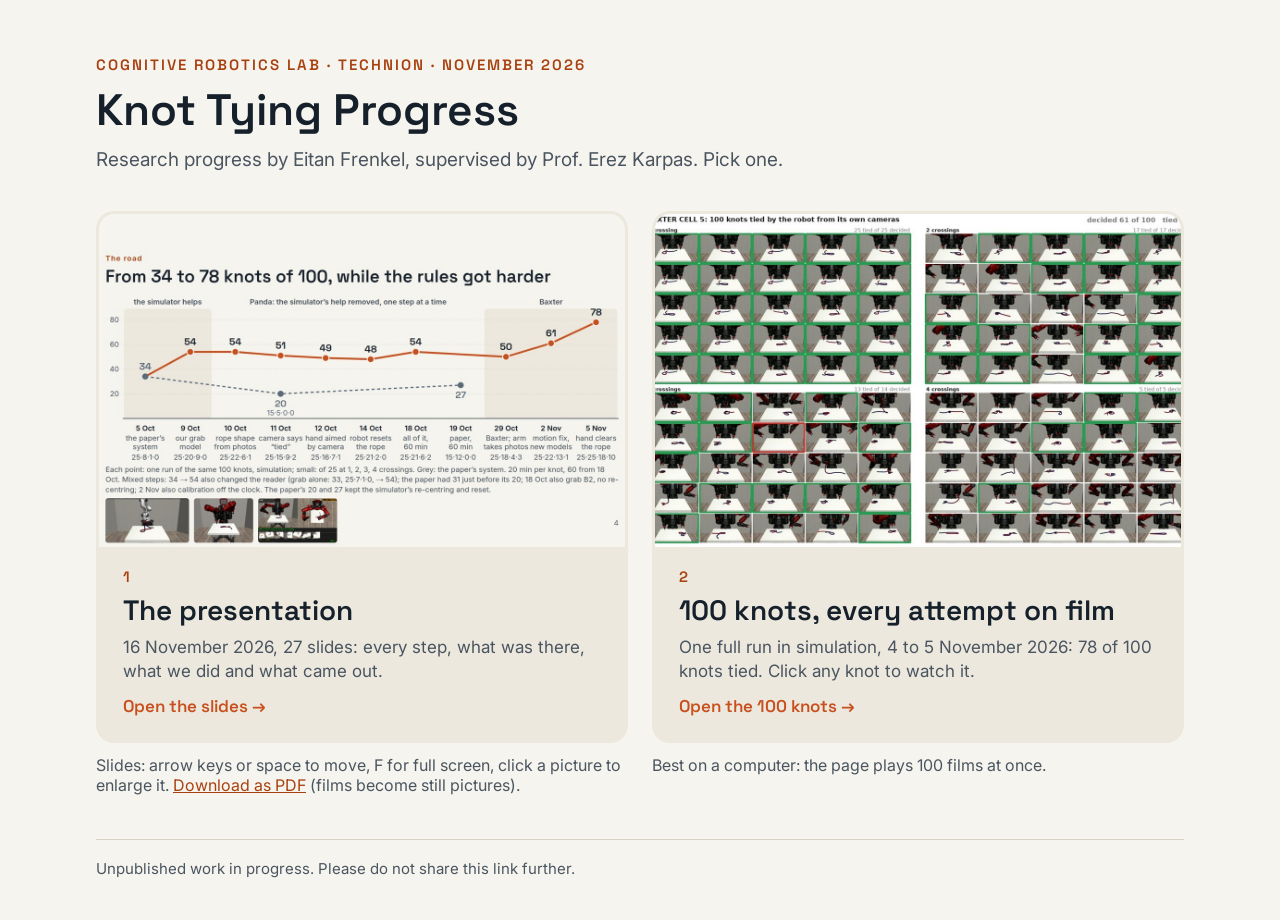
<file: index.html>
<!DOCTYPE html>
<html lang="en"><head><meta charset="utf-8"><meta name="viewport" content="width=device-width,initial-scale=1">
<meta name="robots" content="noindex,nofollow">
<title>Robot knot tying: research progress</title>
<link rel="stylesheet" href="https://fonts.googleapis.com/css2?family=Space+Grotesk:wght@400..700&family=Inter:wght@400;600&display=swap">
<style>
:root{--bg:#F6F4EE;--tile:#ECE8DE;--ink:#15202B;--mute:#4A5560;--ora:#C8501E;--dark:#A8410F;--line:#D8D2C4}
*{box-sizing:border-box}
html,body{margin:0;background:var(--bg);color:var(--ink);font-family:Inter,Arial,sans-serif}
.wrap{max-width:1120px;margin:0 auto;padding:56px 16px 40px}
.eyebrow{font:600 15px/1.2 "Space Grotesk",Arial,sans-serif;letter-spacing:2px;text-transform:uppercase;color:var(--dark);margin:0 0 12px}
h1{font:600 44px/1.1 "Space Grotesk",Arial,sans-serif;margin:0 0 12px}
.lede{font-size:19px;line-height:1.5;color:var(--mute);margin:0 0 36px;max-width:720px}
.grid{display:grid;grid-template-columns:1fr 1fr;gap:24px}
a.card{display:flex;flex-direction:column;aspect-ratio:1/1;background:var(--tile);border-radius:18px;overflow:hidden;text-decoration:none;color:inherit;border:3px solid transparent;transition:border-color .15s,transform .15s}
a.card:hover,a.card:focus-visible{border-color:var(--ora);transform:translateY(-3px);outline:none}
.pic{flex:1;min-height:0;background:#0B1118}
.pic img{width:100%;height:100%;object-fit:cover;display:block}
.txt{padding:22px 24px 24px}
.num{font:600 15px/1 "Space Grotesk",Arial,sans-serif;letter-spacing:2px;color:var(--dark);margin:0 0 10px}
h2{font:600 28px/1.15 "Space Grotesk",Arial,sans-serif;margin:0 0 8px}
.txt p.d{font-size:17px;line-height:1.45;color:var(--mute);margin:0}
.go{display:inline-block;margin-top:14px;font:600 17px/1 "Space Grotesk",Arial,sans-serif;color:var(--ora)}
.under{display:grid;grid-template-columns:1fr 1fr;gap:24px;margin-top:12px;font-size:16px;color:var(--mute)}
.under a{color:var(--dark)}
footer{margin-top:44px;padding-top:18px;border-top:1px solid var(--line);font-size:15px;line-height:1.5;color:var(--mute)}
@media (max-width:760px){.wrap{padding-top:32px}h1{font-size:32px}.grid,.under{grid-template-columns:1fr}a.card{aspect-ratio:auto}.pic{aspect-ratio:16/9;flex:none}.under div:empty{display:none}}
</style></head>
<body><div class="wrap">
<p class="eyebrow">Cognitive Robotics Lab · Technion · November 2026</p>
<h1>Knot Tying Progress</h1>
<p class="lede">Research progress by Eitan Frenkel, supervised by Prof. Erez Karpas. Pick one.</p>
<div class="grid">
<a class="card" href="deck/index.html">
 <div class="pic"><img src="thumbs/deck.jpg" alt="A slide from the presentation: a chart of knots tied out of 100, rising from 34 to 78"></div>
 <div class="txt"><p class="num">1</p><h2>The presentation</h2>
 <p class="d">16 November 2026, 27 slides: every step, what was there, what we did and what came out.</p><span class="go">Open the slides →</span></div>
</a>
<a class="card" href="baxter_cell5_site/site/index.html">
 <div class="pic"><img src="thumbs/cell5.jpg" alt="A wall of 100 small films, one per knot attempt, with green and red borders"></div>
 <div class="txt"><p class="num">2</p><h2>100 knots, every attempt on film</h2>
 <p class="d">One full run in simulation, 4 to 5 November 2026: 78 of 100 knots tied. Click any knot to watch it.</p><span class="go">Open the 100 knots →</span></div>
</a>
</div>
<div class="under">
 <div>Slides: arrow keys or space to move, F for full screen, click a picture to enlarge it. <a href="deck/Robot_Knot_Tying_Progress_2026-11-16.pdf">Download as PDF</a> (films become still pictures).</div>
 <div>Best on a computer: the page plays 100 films at once.</div>
</div>
<footer>Unpublished work in progress. Please do not share this link further.</footer>
</div></body></html>
</file>
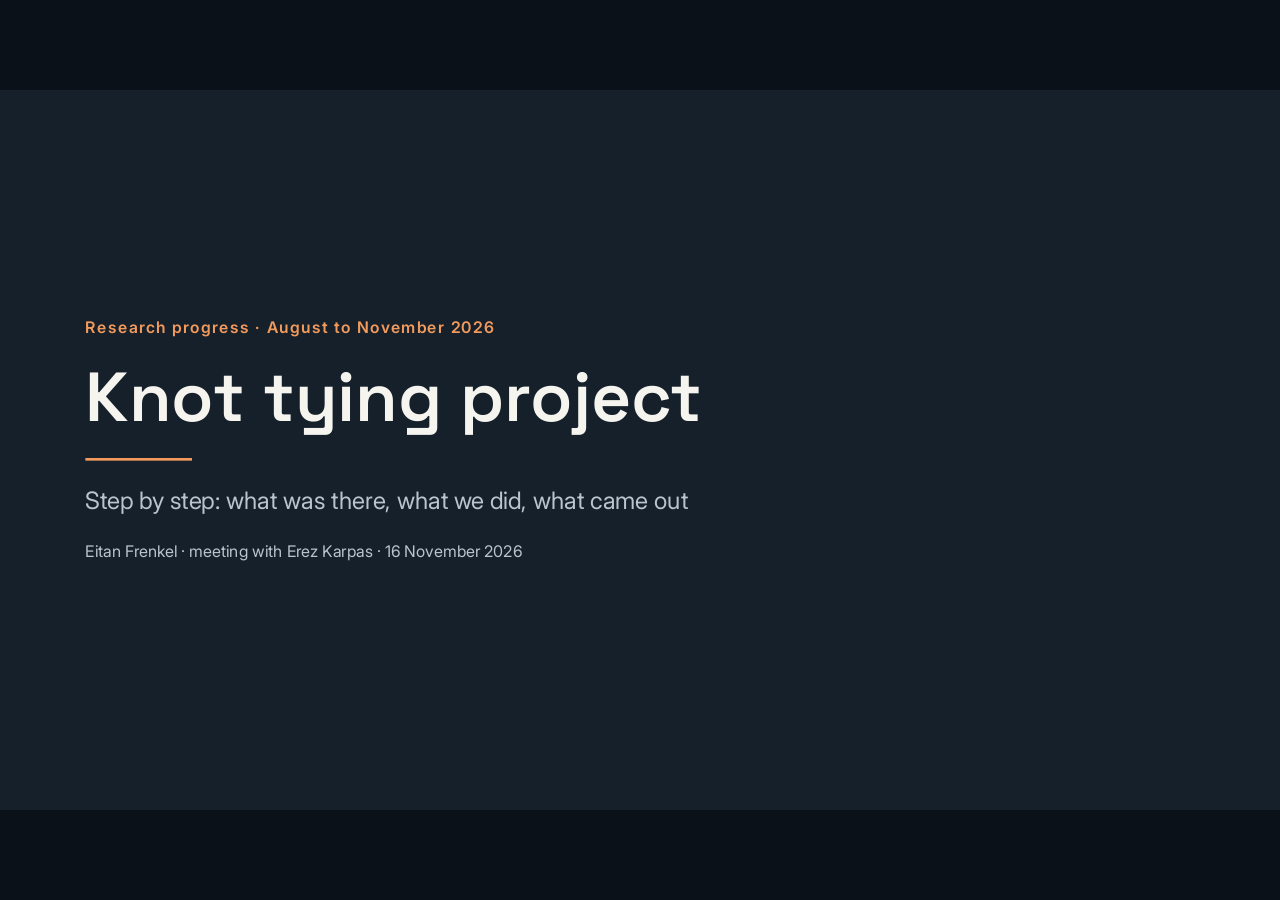
<file: deck/index.html>
<!doctype html><html lang="en"><head><meta name="robots" content="noindex,nofollow"><meta charset="utf-8"><title>Knot-Tying Project Progress</title>
<link rel="stylesheet" href="https://fonts.googleapis.com/css2?family=Space+Grotesk:wght@300..700&family=Inter:wght@400;600&display=swap">
<style>
html,body{margin:0;height:100%;background:#0B1118;overflow:hidden}
h1,h2,h3,p,table,hr{margin:0}
hr{border:0}
table{border-collapse:collapse}
td,th{padding:0.35em 0.6em;text-align:left;border-bottom:1px solid #CFC8B8;vertical-align:top}
th{font-weight:600}
aside{display:none}
svg{display:block}
section img,section video,section image{cursor:zoom-in}
#stage{position:absolute;left:50%;top:50%;width:1920px;height:1080px;transform-origin:0 0}
section{position:absolute;inset:0;width:1920px;height:1080px;box-sizing:border-box;visibility:hidden;overflow:hidden}
section.on{visibility:visible}
#notes{position:fixed;left:0;right:0;bottom:0;background:#000d;color:#eee;font:20px/1.4 Arial;padding:14px 24px;display:none}
section {
  background: #F6F4EE;
  color: #15202B;
  font-family: 'Inter', Arial, sans-serif;
  padding: 128px 128px 160px;
  display: flex;
  flex-direction: column;
  gap: 44px;
  counter-increment: page;
}
.num::after {
  content: counter(page);
  position: absolute;
  right: 128px;
  bottom: 64px;
  font-size: 24px;
  color: #5A646E;
}
.dark { background: #15202B; color: #F6F4EE; justify-content: center; gap: 36px; }

.head { display: flex; flex-direction: column; gap: 12px; }
.eyebrow { font-size: 24px; font-weight: 600; letter-spacing: 2px; line-height: 1.3; color: #A8410F; }
.eyebrow-d { font-size: 24px; font-weight: 600; letter-spacing: 2px; line-height: 1.3; color: #F29A5C; }
.title { font-family: 'Space Grotesk', Arial, sans-serif; font-size: 56px; font-weight: 600; line-height: 1.1; color: #15202B; }
.cover-title { font-family: 'Space Grotesk', Arial, sans-serif; font-size: 104px; font-weight: 600; line-height: 1.05; color: #F6F4EE; }
.cover-sub { font-size: 36px; line-height: 1.35; color: #B9C4CE; }
.cover-foot { font-size: 24px; line-height: 1.3; color: #B9C4CE; }
.rule-d { border-top: 4px solid #F29A5C; width: 160px; }

.t { font-size: 28px; line-height: 1.4; color: #15202B; }
.m { font-size: 28px; line-height: 1.4; color: #4A5560; }
.s { font-size: 24px; line-height: 1.35; color: #4A5560; }
.sd { font-size: 24px; line-height: 1.35; color: #15202B; }
.h3 { font-family: 'Space Grotesk', Arial, sans-serif; font-size: 36px; font-weight: 600; line-height: 1.2; color: #15202B; }
.n { font-family: 'Space Grotesk', Arial, sans-serif; font-size: 24px; font-weight: 600; letter-spacing: 2px; line-height: 1.3; color: #A8410F; }

.big { font-family: 'Space Grotesk', Arial, sans-serif; font-size: 120px; font-weight: 600; line-height: 1; }
.ours { color: #C8501E; }
.paper { color: #5B6B7A; }

.cols { display: flex; gap: 64px; flex: 1; }
.col { display: flex; flex-direction: column; gap: 22px; flex: 1; }
.rows { display: flex; flex-direction: column; gap: 22px; }
.card { background: #ECE8DE; border-radius: 16px; padding: 32px 36px; display: flex; flex-direction: column; gap: 12px; }
.card-o { background: #F3DCCB; border-radius: 16px; padding: 32px 36px; display: flex; flex-direction: column; gap: 12px; }
.grid3 { display: grid; grid-template-columns: 1fr 1fr 1fr; gap: 32px; }
.grid2 { display: grid; grid-template-columns: 1fr 1fr; gap: 32px; }
.grid5 { display: grid; grid-template-columns: 1fr 1fr 1fr 1fr 1fr; gap: 24px; }

.tbl { font-size: 26px; line-height: 1.35; color: #15202B; width: 100%; }
.hd { background: #E3DED1; }

.brow { display: flex; align-items: center; gap: 24px; }
.blab { width: 620px; display: flex; flex-direction: column; gap: 2px; }
.bname { font-size: 28px; font-weight: 600; line-height: 1.25; color: #15202B; }
.bar { height: 40px; border-radius: 6px; background: #C8501E; }
.bar-p { height: 40px; border-radius: 6px; background: #5B6B7A; }
.bar-x { height: 40px; border-radius: 6px; background: #DDB49A; }
.bval { font-family: 'Space Grotesk', Arial, sans-serif; font-size: 36px; font-weight: 600; line-height: 1; color: #15202B; }

.shot { border-radius: 12px; object-fit: cover; }
.fig { display: flex; flex-direction: column; gap: 14px; }

.grps { display: flex; }
.grp { font-size: 24px; font-weight: 600; line-height: 1.3; color: #4A5560; text-align: center; padding: 0 0 6px; border-bottom: 3px solid #B9B2A2; border-left: 3px solid #F6F4EE; border-right: 3px solid #F6F4EE; }
.chart { display: flex; align-items: flex-end; }
.ccol { flex: 1; display: flex; flex-direction: column; align-items: center; gap: 4px; }
.cval { font-family: 'Space Grotesk', Arial, sans-serif; font-size: 28px; font-weight: 600; line-height: 1.1; color: #15202B; }
.vbar { width: 56px; border-radius: 6px 6px 0 0; background: #C8501E; }
.vbar-p { width: 56px; border-radius: 6px 6px 0 0; background: #5B6B7A; }
.vbar-x { width: 56px; border-radius: 6px 6px 0 0; background: #DDB49A; }
.cdate { font-size: 24px; line-height: 1.3; color: #4A5560; width: 100%; text-align: center; white-space: nowrap; border-top: 2px solid #15202B; padding: 4px 0 0; }
.leg { display: grid; grid-template-columns: 1fr 1fr 1fr; grid-template-rows: repeat(6, auto); grid-auto-flow: column; gap: 2px 40px; }

.step { display: flex; gap: 24px; flex: 1; align-items: flex-start; }
.pan { display: flex; flex-direction: column; gap: 16px; flex: 1; }
.arr { font-family: 'Space Grotesk', Arial, sans-serif; font-size: 72px; font-weight: 600; line-height: 1; color: #C8501E; padding: 235px 0 0; }
.pic { width: 100%; height: 470px; object-fit: cover; border-radius: 14px; background: #15202B; }
.pic-c { width: 100%; height: 470px; object-fit: contain; border-radius: 14px; background: #15202B; }
.pic-w { width: 100%; height: 470px; object-fit: contain; border-radius: 14px; background: #FFFFFF; }
.tile { height: 470px; border-radius: 14px; background: #ECE8DE; display: flex; flex-direction: column; align-items: center; justify-content: center; gap: 12px; padding: 0 24px; text-align: center; }
.tile-o { height: 470px; border-radius: 14px; background: #F3DCCB; display: flex; flex-direction: column; align-items: center; justify-content: center; gap: 12px; padding: 0 24px; text-align: center; }
.huge { font-family: 'Space Grotesk', Arial, sans-serif; font-size: 128px; font-weight: 600; line-height: 1; color: #C8501E; }
.huge-p { font-family: 'Space Grotesk', Arial, sans-serif; font-size: 128px; font-weight: 600; line-height: 1; color: #5B6B7A; }
.huge-x { font-family: 'Space Grotesk', Arial, sans-serif; font-size: 128px; font-weight: 600; line-height: 1; color: #8A949E; text-decoration: line-through; }
.mid { font-family: 'Space Grotesk', Arial, sans-serif; font-size: 84px; font-weight: 600; line-height: 1; color: #C8501E; }
.mid-p { font-family: 'Space Grotesk', Arial, sans-serif; font-size: 84px; font-weight: 600; line-height: 1; color: #5B6B7A; }
.x { font-size: 24px; line-height: 1.35; color: #8A949E; text-decoration: line-through; }
.grid4 { display: grid; grid-template-columns: 1fr 1fr 1fr 1fr; gap: 28px; }
.pic-s { width: 100%; height: 270px; object-fit: cover; border-radius: 14px; background: #15202B; }
.bugrow { display: grid; grid-template-columns: 1fr 64px 0.7fr 64px 520px; align-items: center; gap: 16px; }
.arr-s { font-family: 'Space Grotesk', Arial, sans-serif; font-size: 56px; font-weight: 600; line-height: 1; color: #C8501E; text-align: center; }
.wide { width: 100%; border-radius: 14px; }
.mid2 { font-family: 'Space Grotesk', Arial, sans-serif; font-size: 60px; font-weight: 600; line-height: 1.05; color: #C8501E; }
.draw { width: 100%; height: 470px; border-radius: 14px; background: #ECE8DE; }
.res { height: 250px; border-radius: 14px; background: #F3DCCB; display: flex; flex-direction: column; align-items: center; justify-content: center; gap: 8px; padding: 0 16px; text-align: center; }
.res-g { height: 250px; border-radius: 14px; background: #E3DED1; display: flex; flex-direction: column; align-items: center; justify-content: center; gap: 8px; padding: 0 16px; text-align: center; }
.mini { width: 100%; height: 204px; border-radius: 14px; background: #ECE8DE; }
.big-svg { width: 100%; height: 490px; }
.pill { font-size: 24px; font-weight: 600; line-height: 1.2; color: #F6F4EE; background: #15202B; border-radius: 999px; padding: 6px 20px; }
.pill-o { font-size: 24px; font-weight: 600; line-height: 1.2; color: #FFFFFF; background: #C8501E; border-radius: 999px; padding: 6px 20px; }
.sec-title { font-family: 'Space Grotesk', Arial, sans-serif; font-size: 88px; font-weight: 600; line-height: 1.05; color: #F6F4EE; }
.mid-x { font-family: 'Space Grotesk', Arial, sans-serif; font-size: 60px; font-weight: 600; line-height: 1.05; color: #8A949E; text-decoration: line-through; }
.mid2-p { font-family: 'Space Grotesk', Arial, sans-serif; font-size: 60px; font-weight: 600; line-height: 1.05; color: #5B6B7A; }
.bugrow4 { display: grid; grid-template-columns: 1fr 44px 1.15fr 44px 0.5fr 44px 475px; align-items: stretch; gap: 12px; }
.bugrow4 .arr-s { align-self: center; font-size: 44px; }
.bc { padding: 14px 26px; gap: 6px; justify-content: center; }
.caused { background: #F6F4EE; border: 3px solid #C8501E; }
.cz { font-size: 24px; line-height: 1.35; color: #15202B; }
.bugrow4 .mid2 { font-size: 56px; white-space: nowrap; }
.two .cz { font-size: 28px; line-height: 1.4; }
.two .bc { padding: 30px 30px; gap: 10px; }
.two .mid2 { font-size: 60px; }

.split { font-size: 24px; line-height: 1.35; color: #4A5560; text-align: center; font-variant-numeric: tabular-nums; }
.split b { color: #15202B; font-weight: 600; font-size: 28px; }

.res2 { height: 470px; display: flex; flex-direction: column; gap: 14px; }
.res2 > div { flex: 1; border-radius: 14px; background: #F3DCCB; display: flex; flex-direction: column; align-items: center; justify-content: center; gap: 4px; padding: 0 16px; text-align: center; }
.res2 .mid2 { font-size: 54px; white-space: nowrap; }
.res2 .split { line-height: 1.25; }
.res2 .split b { font-size: 24px; }
.h4 { font-family: 'Space Grotesk', Arial, sans-serif; font-size: 28px; font-weight: 600; line-height: 1.2; color: #15202B; }

.cmp { flex: 1; display: grid; grid-template-columns: 225px 1fr 1.2fr; column-gap: 22px; align-content: start; }
.cmp .n { padding-bottom: 14px; }
.cmp-d { padding-bottom: 14px; align-self: end; }
.draw2 { width: 100%; height: auto; display: block; border-radius: 12px; }
.cmp-note { align-self: center; padding-right: 6px; }
.cl, .cp, .cv { font-size: 24px; line-height: 1.3; padding: 8px 0; border-top: 2px solid #D9D3C5; }
.cl { color: #4A5560; }
.cp { color: #15202B; }
.cv { color: #A8410F; font-weight: 600; }

/* small before/now table under a smaller drawing on the model pages (15 Nov) */
.draw-s { height: 230px; }
.cmp-s { flex: none; grid-template-columns: 150px 1fr 1.25fr; column-gap: 18px; }
.cmp-s .n { padding-bottom: 6px; }

/* "So we" label with a grey (old version) and orange (new version) key, on the drawn model pages (15 Nov) */
.nleg { display: flex; justify-content: space-between; align-items: center; }
.lgd { font-size: 24px; font-weight: 600; line-height: 1.3; color: #4A5560; display: flex; align-items: center; gap: 8px; }
.lg-g, .lg-o { display: inline-block; width: 20px; height: 20px; border-radius: 5px; background: #5B6B7A; }
.lg-o { background: #C8501E; margin-left: 4px; }
.lg-a { color: #8A949E; margin-left: 4px; }

/* story slides, steps 4 to 11 and "open" (pages_story.py, 15 Nov) */
.res2 > div.st-g { background: #E3DED1; }
.res2 > div.st-g .mid2 { color: #5B6B7A; }
.st-q { padding: 26px 30px; gap: 10px; }
.st-q svg { display: block; margin: 0 auto; }

/* model name in large on every model page (build_local.py model_badge) */
.mname { position: absolute; top: 40px; right: 128px; margin: 0; font-family: "Space Grotesk", Arial, sans-serif; font-weight: 700; line-height: 1; letter-spacing: -1px; color: #C8501E; white-space: nowrap; }

</style></head><body><div id="stage">
<section id="cover" class="dark" data-transition="fade">
<p class="eyebrow-d">Research progress · August to November 2026</p>
<h1 class="cover-title">Knot tying project</h1>
<hr class="rule-d">
<p class="cover-sub">Step by step: what was there, what we did, what came out</p>
<p class="cover-foot">Eitan Frenkel · meeting with Erez Karpas · 16 November 2026</p>

<div style="position:absolute;left:128px;top:720px;height:300px;display:flex;gap:16px;justify-content:flex-start"><video src="img/demo_1min.mp4#t=6" autoplay loop muted playsinline style="height:300px;width:auto;max-width:520px;border-radius:8px;display:block;object-fit:cover"></video></div>
</section>

<section id="task" class="num" data-transition="fade">
<div class="head">
<p class="eyebrow">The task</p>
<h2 class="title">One robot, one rope: from straight to a knot</h2>
</div>
<img class="wide" src="img/task.jpg" alt="Four pictures of a rope on a table: straight, one crossing, two crossings, three crossings which is a knot">
<p class="m">One grab at a time. The test: 100 target shapes, 25 each with 1, 2, 3 and 4 crossings.</p>

</section>

<section id="fair" class="num" data-transition="fade">
<div style="position:absolute;top:40px;right:128px;text-align:right;white-space:nowrap;font-family:Inter,Arial,sans-serif"><p style="margin:0;font-size:24px;font-weight:600;letter-spacing:2px;color:#A8410F">MODELS IN THIS RUN</p><p style="margin:2px 0 0;font-size:28px;font-weight:700;color:#15202B">the paper’s reader + the paper’s grab</p></div>
<div class="head">
<p class="eyebrow">Step 1 · 24 Aug to 5 Oct</p>
<h2 class="title">First, a fair test</h2>
</div>
<div class="step">
<div class="pan" style="flex:1"><p class="n">There was</p>
<img class="pic-c" src="img/search.jpg" alt="The search tree of the paper’s system: 114 rope states reached from one start, each line a move, one green branch reaching the goal">
<p class="t">A score from 15 robots searching with rewinds. The simulator says “tied”.</p></div>
<p class="arr">→</p>
<div class="pan" style="flex:1"><p class="n">So we</p>
<img class="pic" src="img/panda_tied.jpg" alt="One Panda arm holding a rope above a white table">
<p class="t">Built one test: one robot, one rope, no rewinds, 100 knots.</p></div>
<p class="arr">→</p>
<div class="pan" style="flex:0.8"><p class="n">Result</p>
<div class="tile-o"><p class="huge-p">34</p><p class="h3">of 100 knots</p><p class="split"><b>25 · 8 · 1 · 0</b><br>at 1, 2, 3, 4 crossings, 25 each</p></div>
<p class="s">The paper’s system on our test, bugs fixed, 5 Oct. 20 minutes per knot.</p></div>
</div>

</section>

<section id="road" class="num" data-transition="fade">
<div class="head">
<p class="eyebrow">The road</p>
<h2 class="title">From 34 to 78 knots of 100, while the rules got harder</h2>
</div>
<div class="rows" style="gap:8px;margin-top:-14px">
<svg width="1664" height="542" viewBox="0 0 1664 542" role="img" aria-label="Line chart of knots tied of 100 per run, 5 Oct to 5 Nov: ours rises from the paper system’s 34 to 54 with the new grab model, holds near 50 while the simulator’s help is removed, then climbs on Baxter to 61 and 78. The paper’s system scores 34, 20 and 27.">
<rect x="60" y="44" width="284" height="356" rx="10" fill="#ECE8DE"/>
<text x="202" y="30" text-anchor="middle" font-family="Inter, Arial, sans-serif" font-size="24" font-weight="600" fill="#4A5560">the simulator helps</text>
<text x="787" y="30" text-anchor="middle" font-family="Inter, Arial, sans-serif" font-size="24" font-weight="600" fill="#4A5560">Panda: the simulator’s help removed, one step at a time</text>
<rect x="1229" y="44" width="431" height="356" rx="10" fill="#ECE8DE"/>
<text x="1445" y="30" text-anchor="middle" font-family="Inter, Arial, sans-serif" font-size="24" font-weight="600" fill="#4A5560">Baxter</text>
<line x1="56" x2="1664" y1="320" y2="320" stroke="#D9D3C4" stroke-width="1.5" stroke-dasharray="4 6"/>
<text x="44" y="328" text-anchor="end" font-family="Inter, Arial, sans-serif" font-size="24" fill="#4A5560">20</text>
<line x1="56" x2="1664" y1="240" y2="240" stroke="#D9D3C4" stroke-width="1.5" stroke-dasharray="4 6"/>
<text x="44" y="248" text-anchor="end" font-family="Inter, Arial, sans-serif" font-size="24" fill="#4A5560">40</text>
<line x1="56" x2="1664" y1="160" y2="160" stroke="#D9D3C4" stroke-width="1.5" stroke-dasharray="4 6"/>
<text x="44" y="168" text-anchor="end" font-family="Inter, Arial, sans-serif" font-size="24" fill="#4A5560">60</text>
<line x1="56" x2="1664" y1="80" y2="80" stroke="#D9D3C4" stroke-width="1.5" stroke-dasharray="4 6"/>
<text x="44" y="88" text-anchor="end" font-family="Inter, Arial, sans-serif" font-size="24" fill="#4A5560">80</text>
<line x1="56" x2="1664" y1="400" y2="400" stroke="#15202B" stroke-width="2"/>
<polyline points="129,264 568,320 1152,292" fill="none" stroke="#5B6B7A" stroke-width="4" stroke-dasharray="10 8"/>
<polyline points="129,264 275,184 421,184 568,196 714,204 860,208 1006,184 1299,200 1445,156 1591,88" fill="none" stroke="#C8501E" stroke-width="6" stroke-linejoin="round"/>
<circle cx="129" cy="264" r="10" fill="#5B6B7A"/>
<circle cx="568" cy="320" r="10" fill="#5B6B7A"/>
<text x="568" y="362" text-anchor="middle" font-family="Space Grotesk, Arial, sans-serif" font-size="30" font-weight="600" fill="#5B6B7A">20</text>
<circle cx="1152" cy="292" r="10" fill="#5B6B7A"/>
<text x="1152" y="334" text-anchor="middle" font-family="Space Grotesk, Arial, sans-serif" font-size="30" font-weight="600" fill="#5B6B7A">27</text>
<circle cx="275" cy="184" r="11" fill="#C8501E" stroke="#F6F4EE" stroke-width="3"/>
<text x="275" y="162" text-anchor="middle" font-family="Space Grotesk, Arial, sans-serif" font-size="32" font-weight="600" fill="#15202B">54</text>
<circle cx="421" cy="184" r="11" fill="#C8501E" stroke="#F6F4EE" stroke-width="3"/>
<text x="421" y="162" text-anchor="middle" font-family="Space Grotesk, Arial, sans-serif" font-size="32" font-weight="600" fill="#15202B">54</text>
<circle cx="568" cy="196" r="11" fill="#C8501E" stroke="#F6F4EE" stroke-width="3"/>
<text x="568" y="174" text-anchor="middle" font-family="Space Grotesk, Arial, sans-serif" font-size="32" font-weight="600" fill="#15202B">51</text>
<circle cx="714" cy="204" r="11" fill="#C8501E" stroke="#F6F4EE" stroke-width="3"/>
<text x="714" y="182" text-anchor="middle" font-family="Space Grotesk, Arial, sans-serif" font-size="32" font-weight="600" fill="#15202B">49</text>
<circle cx="860" cy="208" r="11" fill="#C8501E" stroke="#F6F4EE" stroke-width="3"/>
<text x="860" y="186" text-anchor="middle" font-family="Space Grotesk, Arial, sans-serif" font-size="32" font-weight="600" fill="#15202B">48</text>
<circle cx="1006" cy="184" r="11" fill="#C8501E" stroke="#F6F4EE" stroke-width="3"/>
<text x="1006" y="162" text-anchor="middle" font-family="Space Grotesk, Arial, sans-serif" font-size="32" font-weight="600" fill="#15202B">54</text>
<circle cx="1299" cy="200" r="11" fill="#C8501E" stroke="#F6F4EE" stroke-width="3"/>
<text x="1299" y="178" text-anchor="middle" font-family="Space Grotesk, Arial, sans-serif" font-size="32" font-weight="600" fill="#15202B">50</text>
<circle cx="1445" cy="156" r="11" fill="#C8501E" stroke="#F6F4EE" stroke-width="3"/>
<text x="1445" y="134" text-anchor="middle" font-family="Space Grotesk, Arial, sans-serif" font-size="32" font-weight="600" fill="#15202B">61</text>
<circle cx="1591" cy="88" r="11" fill="#C8501E" stroke="#F6F4EE" stroke-width="3"/>
<text x="1591" y="66" text-anchor="middle" font-family="Space Grotesk, Arial, sans-serif" font-size="32" font-weight="600" fill="#15202B">78</text>
<text x="129" y="242" text-anchor="middle" font-family="Space Grotesk, Arial, sans-serif" font-size="32" font-weight="600" fill="#5B6B7A">34</text>
<text x="129" y="440" text-anchor="middle" font-family="Inter, Arial, sans-serif" font-size="24" font-weight="600" fill="#15202B">5 Oct</text>
<text x="129" y="472" text-anchor="middle" font-family="Inter, Arial, sans-serif" font-size="24" fill="#4A5560">the paper’s</text>
<text x="129" y="500" text-anchor="middle" font-family="Inter, Arial, sans-serif" font-size="24" fill="#4A5560">system</text>
<text x="275" y="440" text-anchor="middle" font-family="Inter, Arial, sans-serif" font-size="24" font-weight="600" fill="#15202B">9 Oct</text>
<text x="275" y="472" text-anchor="middle" font-family="Inter, Arial, sans-serif" font-size="24" fill="#4A5560">our grab</text>
<text x="275" y="500" text-anchor="middle" font-family="Inter, Arial, sans-serif" font-size="24" fill="#4A5560">model</text>
<text x="421" y="440" text-anchor="middle" font-family="Inter, Arial, sans-serif" font-size="24" font-weight="600" fill="#15202B">10 Oct</text>
<text x="421" y="472" text-anchor="middle" font-family="Inter, Arial, sans-serif" font-size="24" fill="#4A5560">rope shape</text>
<text x="421" y="500" text-anchor="middle" font-family="Inter, Arial, sans-serif" font-size="24" fill="#4A5560">from photos</text>
<text x="568" y="440" text-anchor="middle" font-family="Inter, Arial, sans-serif" font-size="24" font-weight="600" fill="#15202B">11 Oct</text>
<text x="568" y="472" text-anchor="middle" font-family="Inter, Arial, sans-serif" font-size="24" fill="#4A5560">camera says</text>
<text x="568" y="500" text-anchor="middle" font-family="Inter, Arial, sans-serif" font-size="24" fill="#4A5560">“tied”</text>
<text x="714" y="440" text-anchor="middle" font-family="Inter, Arial, sans-serif" font-size="24" font-weight="600" fill="#15202B">12 Oct</text>
<text x="714" y="472" text-anchor="middle" font-family="Inter, Arial, sans-serif" font-size="24" fill="#4A5560">hand aimed</text>
<text x="714" y="500" text-anchor="middle" font-family="Inter, Arial, sans-serif" font-size="24" fill="#4A5560">by camera</text>
<text x="860" y="440" text-anchor="middle" font-family="Inter, Arial, sans-serif" font-size="24" font-weight="600" fill="#15202B">14 Oct</text>
<text x="860" y="472" text-anchor="middle" font-family="Inter, Arial, sans-serif" font-size="24" fill="#4A5560">robot resets</text>
<text x="860" y="500" text-anchor="middle" font-family="Inter, Arial, sans-serif" font-size="24" fill="#4A5560">the rope</text>
<text x="1006" y="440" text-anchor="middle" font-family="Inter, Arial, sans-serif" font-size="24" font-weight="600" fill="#15202B">18 Oct</text>
<text x="1006" y="472" text-anchor="middle" font-family="Inter, Arial, sans-serif" font-size="24" fill="#4A5560">all of it,</text>
<text x="1006" y="500" text-anchor="middle" font-family="Inter, Arial, sans-serif" font-size="24" fill="#4A5560">60 min</text>
<text x="1152" y="440" text-anchor="middle" font-family="Inter, Arial, sans-serif" font-size="24" font-weight="600" fill="#15202B">19 Oct</text>
<text x="1152" y="472" text-anchor="middle" font-family="Inter, Arial, sans-serif" font-size="24" fill="#4A5560">paper,</text>
<text x="1152" y="500" text-anchor="middle" font-family="Inter, Arial, sans-serif" font-size="24" fill="#4A5560">60 min</text>
<text x="1299" y="440" text-anchor="middle" font-family="Inter, Arial, sans-serif" font-size="24" font-weight="600" fill="#15202B">29 Oct</text>
<text x="1299" y="472" text-anchor="middle" font-family="Inter, Arial, sans-serif" font-size="24" fill="#4A5560">Baxter; arm</text>
<text x="1299" y="500" text-anchor="middle" font-family="Inter, Arial, sans-serif" font-size="24" fill="#4A5560">takes photos</text>
<text x="1445" y="440" text-anchor="middle" font-family="Inter, Arial, sans-serif" font-size="24" font-weight="600" fill="#15202B">2 Nov</text>
<text x="1445" y="472" text-anchor="middle" font-family="Inter, Arial, sans-serif" font-size="24" fill="#4A5560">motion fix,</text>
<text x="1445" y="500" text-anchor="middle" font-family="Inter, Arial, sans-serif" font-size="24" fill="#4A5560">new models</text>
<text x="1591" y="440" text-anchor="middle" font-family="Inter, Arial, sans-serif" font-size="24" font-weight="600" fill="#15202B">5 Nov</text>
<text x="1591" y="472" text-anchor="middle" font-family="Inter, Arial, sans-serif" font-size="24" fill="#4A5560">hand clears</text>
<text x="1591" y="500" text-anchor="middle" font-family="Inter, Arial, sans-serif" font-size="24" fill="#4A5560">the rope</text>
<text class="spl" x="129" y="534" text-anchor="middle" font-family="Inter, Arial, sans-serif" font-size="24" fill="#4A5560">25·8·1·0</text>
<text class="spl" x="275" y="534" text-anchor="middle" font-family="Inter, Arial, sans-serif" font-size="24" fill="#4A5560">25·20·9·0</text>
<text class="spl" x="421" y="534" text-anchor="middle" font-family="Inter, Arial, sans-serif" font-size="24" fill="#4A5560">25·22·6·1</text>
<text class="spl" x="568" y="534" text-anchor="middle" font-family="Inter, Arial, sans-serif" font-size="24" fill="#4A5560">25·15·9·2</text>
<text class="spl" x="714" y="534" text-anchor="middle" font-family="Inter, Arial, sans-serif" font-size="24" fill="#4A5560">25·16·7·1</text>
<text class="spl" x="860" y="534" text-anchor="middle" font-family="Inter, Arial, sans-serif" font-size="24" fill="#4A5560">25·21·2·0</text>
<text class="spl" x="1006" y="534" text-anchor="middle" font-family="Inter, Arial, sans-serif" font-size="24" fill="#4A5560">25·21·6·2</text>
<text class="spl" x="1152" y="534" text-anchor="middle" font-family="Inter, Arial, sans-serif" font-size="24" fill="#4A5560">15·12·0·0</text>
<text class="spl" x="1299" y="534" text-anchor="middle" font-family="Inter, Arial, sans-serif" font-size="24" fill="#4A5560">25·18·4·3</text>
<text class="spl" x="1445" y="534" text-anchor="middle" font-family="Inter, Arial, sans-serif" font-size="24" fill="#4A5560">25·22·13·1</text>
<text class="spl" x="1591" y="534" text-anchor="middle" font-family="Inter, Arial, sans-serif" font-size="24" fill="#4A5560">25·25·18·10</text>
<text class="spl" x="568" y="390" text-anchor="middle" font-family="Inter, Arial, sans-serif" font-size="24" fill="#5B6B7A">15·5·0·0</text>
</svg>
<p class="s">Each point: one run of the same 100 knots, simulation; small: of 25 at 1, 2, 3, 4 crossings. Grey: the paper’s system. 20 min per knot, 60 from 18 Oct. Mixed steps: 34 → 54 also changed the reader (grab alone: 33, 25·7·1·0, → 54); the paper had 31 just before its 20; 18 Oct also grab B2, no re-centring; 2 Nov also calibration off the clock. The paper’s 20 and 27 kept the simulator’s re-centring and reset.</p>
</div>

<div style="position:absolute;left:128px;top:922px;height:144px;display:flex;gap:16px;justify-content:flex-start"><img src="img/panda_tied.jpg" alt="" style="height:144px;width:auto;max-width:520px;border-radius:8px;display:block;object-fit:cover"><img src="img/baxter_last.jpg" alt="" style="height:144px;width:auto;max-width:520px;border-radius:8px;display:block;object-fit:cover"><img src="img/demo_tie.jpg" alt="" style="height:144px;width:auto;max-width:520px;border-radius:8px;display:block;object-fit:cover"></div>
</section>

<section id="reader" class="num" data-transition="fade">
<div class="head">
<p class="eyebrow">Step 2 · September</p>
<h2 class="title">Read the rope from the robot’s own cameras</h2>
</div>
<div class="step">
<div class="pan" style="flex:1"><p class="n">There was</p>
<img class="pic" src="img/front_one.jpg" alt="The one photo the paper’s reader gets: a fixed camera in front of the table, the rope small in the middle of the frame">
<p class="t">One fixed camera in front of the table. Knot read right: 68.5%.</p></div>
<p class="arr">→</p>
<div class="pan" style="flex:1"><p class="n">So we</p>
<img class="pic-c" src="img/six_clean.jpg" alt="Six photos of the same rope, as the September reader gets them: one from the base camera and five from the wrist camera at different poses">
<p class="t">Let the arm take the photos: base camera plus five from the wrist.</p></div>
<p class="arr">→</p>
<div class="pan" style="flex:0.8"><p class="n">Result</p>
<div class="tile-o"><p class="huge">95.2%</p><p class="h3">knots read right</p></div>
<p class="s">17,138 test states. The paper’s reader on the same states: 68.5%.</p></div>
</div>

</section>

<section id="robust" class="num" data-transition="fade">
<div class="head">
<p class="eyebrow">Step 2 · robustness · 20 Sep to 7 Oct</p>
<h2 class="title">What breaks the reader, and training against it</h2>
</div>
<div class="step">
<svg width="1150" height="624" viewBox="0 0 1150 624" role="img" aria-label="We checked the reader in 37 looks with 150 ropes each: 94% of knots read right in the look it trained on, 91% or more with a new light, table or camera spot, and 31 to 38% on a rope colour it never saw; the paper’s reader reads 24 to 26% there. So we trained on random looks: every training rope has a random colour, thickness, table, floor and light, and later also lens, blur and noise." style="flex:0 0 1150px"><rect x="0" y="44" width="540" height="580" rx="14" fill="#ECE8DE"/><rect x="560" y="44" width="590" height="580" rx="14" fill="#ECE8DE"/><text x="0" y="26" text-anchor="start" font-family="Space Grotesk, Arial, sans-serif" font-size="24" font-weight="600" fill="#A8410F" letter-spacing="2">WE CHECKED · 37 LOOKS</text><text x="560" y="26" text-anchor="start" font-family="Space Grotesk, Arial, sans-serif" font-size="24" font-weight="600" fill="#A8410F" letter-spacing="2">SO WE TRAINED · RANDOM LOOKS</text><rect x="20" y="64" width="500" height="340" rx="12" fill="#FFFFFF"/><text x="40" y="108" text-anchor="start" font-family="Inter, Arial, sans-serif" font-size="24" font-weight="400" fill="#15202B">the look it trained on</text><rect x="40" y="124" width="276" height="34" rx="4" fill="#EFEBE2"/><rect x="40" y="124" width="259" height="34" rx="4" fill="#5B6B7A"/><text x="330" y="151" text-anchor="start" font-family="Space Grotesk, Arial, sans-serif" font-size="28" font-weight="600" fill="#15202B">94%</text><text x="40" y="214" text-anchor="start" font-family="Inter, Arial, sans-serif" font-size="24" font-weight="400" fill="#15202B">new light, table or camera spot</text><rect x="40" y="230" width="276" height="34" rx="4" fill="#EFEBE2"/><rect x="40" y="230" width="251" height="34" rx="4" fill="#5B6B7A"/><text x="330" y="257" text-anchor="start" font-family="Space Grotesk, Arial, sans-serif" font-size="28" font-weight="600" fill="#15202B">91% or more</text><text x="40" y="320" text-anchor="start" font-family="Inter, Arial, sans-serif" font-size="24" font-weight="600" fill="#15202B">a rope colour it never saw</text><rect x="40" y="336" width="276" height="34" rx="4" fill="#EFEBE2"/><rect x="40" y="336" width="105" height="34" rx="4" fill="#E7B39A"/><rect x="40" y="336" width="86" height="34" rx="4" fill="#C8501E"/><text x="330" y="363" text-anchor="start" font-family="Space Grotesk, Arial, sans-serif" font-size="28" font-weight="600" fill="#A8410F">31 to 38%</text><text x="270" y="458" text-anchor="middle" font-family="Inter, Arial, sans-serif" font-size="28" font-weight="700" fill="#15202B">the rope’s colour is the wall</text><text x="270" y="494" text-anchor="middle" font-family="Inter, Arial, sans-serif" font-size="24" font-weight="400" fill="#4A5560">knots read right, 37 looks, 150 ropes each</text><text x="270" y="524" text-anchor="middle" font-family="Inter, Arial, sans-serif" font-size="24" font-weight="400" fill="#4A5560">the paper’s reader on new colours: 24 to 26%</text><rect x="580" y="64" width="550" height="340" rx="12" fill="#FFFFFF"/><rect x="601" y="84" width="118" height="92" rx="8" fill="#D8C9A8"/><path d="M611.5 153.4 L616.2 153.6 L620.7 153.7 L625.1 153.5 L629.3 153.2 L633.4 152.7 L637.3 152.0 L641.1 151.1 L644.7 150.0 L648.2 148.8 L651.4 147.5 L654.5 145.9 L657.4 144.2 L660.0 142.3 L662.5 140.3 L664.7 138.2 L666.8 135.9 L668.5 133.4 L668.5 133.4 L669.7 131.3 L670.3 129.3 L670.6 127.3 L670.5 125.6 L670.2 124.0 L669.5 122.6 L668.6 121.4 L667.5 120.4 L666.2 119.7 L664.9 119.3 L663.4 119.1 L661.9 119.3 L660.4 119.8 L659.0 120.7 L657.6 122.0 L656.3 123.7 L655.2 125.8 L655.2 125.8 L654.6 128.5 L654.7 131.0 L655.4 133.4 L656.7 135.6 L658.6 137.7 L661.0 139.6 L663.9 141.4 L667.2 142.9 L670.9 144.3 L674.9 145.4 L679.2 146.3 L683.8 146.9 L688.5 147.3 L693.4 147.4 L698.4 147.1 L703.4 146.6 L708.5 145.8" fill="none" stroke="#C8501E" stroke-width="4" stroke-linecap="round" stroke-linejoin="round"/><rect x="731" y="84" width="118" height="92" rx="8" fill="#8C8F93"/><path d="M741.5 153.4 L746.2 153.6 L750.7 153.7 L755.1 153.5 L759.3 153.2 L763.4 152.7 L767.3 152.0 L771.1 151.1 L774.7 150.0 L778.2 148.8 L781.4 147.5 L784.5 145.9 L787.4 144.2 L790.0 142.3 L792.5 140.3 L794.7 138.2 L796.8 135.9 L798.5 133.4 L798.5 133.4 L799.7 131.3 L800.3 129.3 L800.6 127.3 L800.5 125.6 L800.2 124.0 L799.5 122.6 L798.6 121.4 L797.5 120.4 L796.2 119.7 L794.9 119.3 L793.4 119.1 L791.9 119.3 L790.4 119.8 L789.0 120.7 L787.6 122.0 L786.3 123.7 L785.2 125.8 L785.2 125.8 L784.6 128.5 L784.7 131.0 L785.4 133.4 L786.7 135.6 L788.6 137.7 L791.0 139.6 L793.9 141.4 L797.2 142.9 L800.9 144.3 L804.9 145.4 L809.2 146.3 L813.8 146.9 L818.5 147.3 L823.4 147.4 L828.4 147.1 L833.4 146.6 L838.5 145.8" fill="none" stroke="#F2F0E8" stroke-width="6" stroke-linecap="round" stroke-linejoin="round"/><rect x="861" y="84" width="118" height="92" rx="8" fill="#3F4A54"/><path d="M871.5 153.4 L876.2 153.6 L880.7 153.7 L885.1 153.5 L889.3 153.2 L893.4 152.7 L897.3 152.0 L901.1 151.1 L904.7 150.0 L908.2 148.8 L911.4 147.5 L914.5 145.9 L917.4 144.2 L920.0 142.3 L922.5 140.3 L924.7 138.2 L926.8 135.9 L928.5 133.4 L928.5 133.4 L929.7 131.3 L930.3 129.3 L930.6 127.3 L930.5 125.6 L930.2 124.0 L929.5 122.6 L928.6 121.4 L927.5 120.4 L926.2 119.7 L924.9 119.3 L923.4 119.1 L921.9 119.3 L920.4 119.8 L919.0 120.7 L917.6 122.0 L916.3 123.7 L915.2 125.8 L915.2 125.8 L914.6 128.5 L914.7 131.0 L915.4 133.4 L916.7 135.6 L918.6 137.7 L921.0 139.6 L923.9 141.4 L927.2 142.9 L930.9 144.3 L934.9 145.4 L939.2 146.3 L943.8 146.9 L948.5 147.3 L953.4 147.4 L958.4 147.1 L963.4 146.6 L968.5 145.8" fill="none" stroke="#E8C440" stroke-width="3" stroke-linecap="round" stroke-linejoin="round"/><rect x="991" y="84" width="118" height="92" rx="8" fill="#B7C4B1"/><path d="M1001.5 153.4 L1006.2 153.6 L1010.7 153.7 L1015.1 153.5 L1019.3 153.2 L1023.4 152.7 L1027.3 152.0 L1031.1 151.1 L1034.7 150.0 L1038.2 148.8 L1041.4 147.5 L1044.5 145.9 L1047.4 144.2 L1050.0 142.3 L1052.5 140.3 L1054.7 138.2 L1056.8 135.9 L1058.5 133.4 L1058.5 133.4 L1059.7 131.3 L1060.3 129.3 L1060.6 127.3 L1060.5 125.6 L1060.2 124.0 L1059.5 122.6 L1058.6 121.4 L1057.5 120.4 L1056.2 119.7 L1054.9 119.3 L1053.4 119.1 L1051.9 119.3 L1050.4 119.8 L1049.0 120.7 L1047.6 122.0 L1046.3 123.7 L1045.2 125.8 L1045.2 125.8 L1044.6 128.5 L1044.7 131.0 L1045.4 133.4 L1046.7 135.6 L1048.6 137.7 L1051.0 139.6 L1053.9 141.4 L1057.2 142.9 L1060.9 144.3 L1064.9 145.4 L1069.2 146.3 L1073.8 146.9 L1078.5 147.3 L1083.4 147.4 L1088.4 147.1 L1093.4 146.6 L1098.5 145.8" fill="none" stroke="#7A3FA0" stroke-width="5" stroke-linecap="round" stroke-linejoin="round"/><rect x="601" y="188" width="118" height="92" rx="8" fill="#E6E1D6"/><path d="M611.5 257.4 L616.2 257.6 L620.7 257.7 L625.1 257.5 L629.3 257.2 L633.4 256.7 L637.3 256.0 L641.1 255.1 L644.7 254.0 L648.2 252.8 L651.4 251.5 L654.5 249.9 L657.4 248.2 L660.0 246.3 L662.5 244.3 L664.7 242.2 L666.8 239.9 L668.5 237.4 L668.5 237.4 L669.7 235.3 L670.3 233.3 L670.6 231.3 L670.5 229.6 L670.2 228.0 L669.5 226.6 L668.6 225.4 L667.5 224.4 L666.2 223.7 L664.9 223.3 L663.4 223.1 L661.9 223.3 L660.4 223.8 L659.0 224.7 L657.6 226.0 L656.3 227.7 L655.2 229.8 L655.2 229.8 L654.6 232.5 L654.7 235.0 L655.4 237.4 L656.7 239.6 L658.6 241.7 L661.0 243.6 L663.9 245.4 L667.2 246.9 L670.9 248.3 L674.9 249.4 L679.2 250.3 L683.8 250.9 L688.5 251.3 L693.4 251.4 L698.4 251.1 L703.4 250.6 L708.5 249.8" fill="none" stroke="#1F5FA8" stroke-width="7" stroke-linecap="round" stroke-linejoin="round"/><rect x="731" y="188" width="118" height="92" rx="8" fill="#6E5B4B"/><path d="M741.5 257.4 L746.2 257.6 L750.7 257.7 L755.1 257.5 L759.3 257.2 L763.4 256.7 L767.3 256.0 L771.1 255.1 L774.7 254.0 L778.2 252.8 L781.4 251.5 L784.5 249.9 L787.4 248.2 L790.0 246.3 L792.5 244.3 L794.7 242.2 L796.8 239.9 L798.5 237.4 L798.5 237.4 L799.7 235.3 L800.3 233.3 L800.6 231.3 L800.5 229.6 L800.2 228.0 L799.5 226.6 L798.6 225.4 L797.5 224.4 L796.2 223.7 L794.9 223.3 L793.4 223.1 L791.9 223.3 L790.4 223.8 L789.0 224.7 L787.6 226.0 L786.3 227.7 L785.2 229.8 L785.2 229.8 L784.6 232.5 L784.7 235.0 L785.4 237.4 L786.7 239.6 L788.6 241.7 L791.0 243.6 L793.9 245.4 L797.2 246.9 L800.9 248.3 L804.9 249.4 L809.2 250.3 L813.8 250.9 L818.5 251.3 L823.4 251.4 L828.4 251.1 L833.4 250.6 L838.5 249.8" fill="none" stroke="#F2F0E8" stroke-width="4" stroke-linecap="round" stroke-linejoin="round"/><rect x="861" y="188" width="118" height="92" rx="8" fill="#A9B8C8"/><path d="M871.5 257.4 L876.2 257.6 L880.7 257.7 L885.1 257.5 L889.3 257.2 L893.4 256.7 L897.3 256.0 L901.1 255.1 L904.7 254.0 L908.2 252.8 L911.4 251.5 L914.5 249.9 L917.4 248.2 L920.0 246.3 L922.5 244.3 L924.7 242.2 L926.8 239.9 L928.5 237.4 L928.5 237.4 L929.7 235.3 L930.3 233.3 L930.6 231.3 L930.5 229.6 L930.2 228.0 L929.5 226.6 L928.6 225.4 L927.5 224.4 L926.2 223.7 L924.9 223.3 L923.4 223.1 L921.9 223.3 L920.4 223.8 L919.0 224.7 L917.6 226.0 L916.3 227.7 L915.2 229.8 L915.2 229.8 L914.6 232.5 L914.7 235.0 L915.4 237.4 L916.7 239.6 L918.6 241.7 L921.0 243.6 L923.9 245.4 L927.2 246.9 L930.9 248.3 L934.9 249.4 L939.2 250.3 L943.8 250.9 L948.5 251.3 L953.4 251.4 L958.4 251.1 L963.4 250.6 L968.5 249.8" fill="none" stroke="#B8263A" stroke-width="6" stroke-linecap="round" stroke-linejoin="round"/><rect x="991" y="188" width="118" height="92" rx="8" fill="#2F3B33"/><path d="M1001.5 257.4 L1006.2 257.6 L1010.7 257.7 L1015.1 257.5 L1019.3 257.2 L1023.4 256.7 L1027.3 256.0 L1031.1 255.1 L1034.7 254.0 L1038.2 252.8 L1041.4 251.5 L1044.5 249.9 L1047.4 248.2 L1050.0 246.3 L1052.5 244.3 L1054.7 242.2 L1056.8 239.9 L1058.5 237.4 L1058.5 237.4 L1059.7 235.3 L1060.3 233.3 L1060.6 231.3 L1060.5 229.6 L1060.2 228.0 L1059.5 226.6 L1058.6 225.4 L1057.5 224.4 L1056.2 223.7 L1054.9 223.3 L1053.4 223.1 L1051.9 223.3 L1050.4 223.8 L1049.0 224.7 L1047.6 226.0 L1046.3 227.7 L1045.2 229.8 L1045.2 229.8 L1044.6 232.5 L1044.7 235.0 L1045.4 237.4 L1046.7 239.6 L1048.6 241.7 L1051.0 243.6 L1053.9 245.4 L1057.2 246.9 L1060.9 248.3 L1064.9 249.4 L1069.2 250.3 L1073.8 250.9 L1078.5 251.3 L1083.4 251.4 L1088.4 251.1 L1093.4 250.6 L1098.5 249.8" fill="none" stroke="#E07BA0" stroke-width="3" stroke-linecap="round" stroke-linejoin="round"/><rect x="601" y="292" width="118" height="92" rx="8" fill="#CDB4A0"/><path d="M611.5 361.4 L616.2 361.6 L620.7 361.7 L625.1 361.5 L629.3 361.2 L633.4 360.7 L637.3 360.0 L641.1 359.1 L644.7 358.0 L648.2 356.8 L651.4 355.5 L654.5 353.9 L657.4 352.2 L660.0 350.3 L662.5 348.3 L664.7 346.2 L666.8 343.9 L668.5 341.4 L668.5 341.4 L669.7 339.3 L670.3 337.3 L670.6 335.3 L670.5 333.6 L670.2 332.0 L669.5 330.6 L668.6 329.4 L667.5 328.4 L666.2 327.7 L664.9 327.3 L663.4 327.1 L661.9 327.3 L660.4 327.8 L659.0 328.7 L657.6 330.0 L656.3 331.7 L655.2 333.8 L655.2 333.8 L654.6 336.5 L654.7 339.0 L655.4 341.4 L656.7 343.6 L658.6 345.7 L661.0 347.6 L663.9 349.4 L667.2 350.9 L670.9 352.3 L674.9 353.4 L679.2 354.3 L683.8 354.9 L688.5 355.3 L693.4 355.4 L698.4 355.1 L703.4 354.6 L708.5 353.8" fill="none" stroke="#0E7C86" stroke-width="5" stroke-linecap="round" stroke-linejoin="round"/><rect x="731" y="292" width="118" height="92" rx="8" fill="#9AA3A8"/><path d="M741.5 361.4 L746.2 361.6 L750.7 361.7 L755.1 361.5 L759.3 361.2 L763.4 360.7 L767.3 360.0 L771.1 359.1 L774.7 358.0 L778.2 356.8 L781.4 355.5 L784.5 353.9 L787.4 352.2 L790.0 350.3 L792.5 348.3 L794.7 346.2 L796.8 343.9 L798.5 341.4 L798.5 341.4 L799.7 339.3 L800.3 337.3 L800.6 335.3 L800.5 333.6 L800.2 332.0 L799.5 330.6 L798.6 329.4 L797.5 328.4 L796.2 327.7 L794.9 327.3 L793.4 327.1 L791.9 327.3 L790.4 327.8 L789.0 328.7 L787.6 330.0 L786.3 331.7 L785.2 333.8 L785.2 333.8 L784.6 336.5 L784.7 339.0 L785.4 341.4 L786.7 343.6 L788.6 345.7 L791.0 347.6 L793.9 349.4 L797.2 350.9 L800.9 352.3 L804.9 353.4 L809.2 354.3 L813.8 354.9 L818.5 355.3 L823.4 355.4 L828.4 355.1 L833.4 354.6 L838.5 353.8" fill="none" stroke="#15202B" stroke-width="4" stroke-linecap="round" stroke-linejoin="round"/><rect x="861" y="292" width="118" height="92" rx="8" fill="#58636E"/><path d="M871.5 361.4 L876.2 361.6 L880.7 361.7 L885.1 361.5 L889.3 361.2 L893.4 360.7 L897.3 360.0 L901.1 359.1 L904.7 358.0 L908.2 356.8 L911.4 355.5 L914.5 353.9 L917.4 352.2 L920.0 350.3 L922.5 348.3 L924.7 346.2 L926.8 343.9 L928.5 341.4 L928.5 341.4 L929.7 339.3 L930.3 337.3 L930.6 335.3 L930.5 333.6 L930.2 332.0 L929.5 330.6 L928.6 329.4 L927.5 328.4 L926.2 327.7 L924.9 327.3 L923.4 327.1 L921.9 327.3 L920.4 327.8 L919.0 328.7 L917.6 330.0 L916.3 331.7 L915.2 333.8 L915.2 333.8 L914.6 336.5 L914.7 339.0 L915.4 341.4 L916.7 343.6 L918.6 345.7 L921.0 347.6 L923.9 349.4 L927.2 350.9 L930.9 352.3 L934.9 353.4 L939.2 354.3 L943.8 354.9 L948.5 355.3 L953.4 355.4 L958.4 355.1 L963.4 354.6 L968.5 353.8" fill="none" stroke="#F2F0E8" stroke-width="7" stroke-linecap="round" stroke-linejoin="round"/><rect x="991" y="292" width="118" height="92" rx="8" fill="#E0D2B0"/><path d="M1001.5 361.4 L1006.2 361.6 L1010.7 361.7 L1015.1 361.5 L1019.3 361.2 L1023.4 360.7 L1027.3 360.0 L1031.1 359.1 L1034.7 358.0 L1038.2 356.8 L1041.4 355.5 L1044.5 353.9 L1047.4 352.2 L1050.0 350.3 L1052.5 348.3 L1054.7 346.2 L1056.8 343.9 L1058.5 341.4 L1058.5 341.4 L1059.7 339.3 L1060.3 337.3 L1060.6 335.3 L1060.5 333.6 L1060.2 332.0 L1059.5 330.6 L1058.6 329.4 L1057.5 328.4 L1056.2 327.7 L1054.9 327.3 L1053.4 327.1 L1051.9 327.3 L1050.4 327.8 L1049.0 328.7 L1047.6 330.0 L1046.3 331.7 L1045.2 333.8 L1045.2 333.8 L1044.6 336.5 L1044.7 339.0 L1045.4 341.4 L1046.7 343.6 L1048.6 345.7 L1051.0 347.6 L1053.9 349.4 L1057.2 350.9 L1060.9 352.3 L1064.9 353.4 L1069.2 354.3 L1073.8 354.9 L1078.5 355.3 L1083.4 355.4 L1088.4 355.1 L1093.4 354.6 L1098.5 353.8" fill="none" stroke="#3A8F3A" stroke-width="5" stroke-linecap="round" stroke-linejoin="round"/><text x="855" y="458" text-anchor="middle" font-family="Inter, Arial, sans-serif" font-size="28" font-weight="700" fill="#A8410F">every training rope looks different</text><text x="855" y="494" text-anchor="middle" font-family="Inter, Arial, sans-serif" font-size="24" font-weight="400" fill="#4A5560">random colour, thickness, table, floor and light</text><text x="855" y="524" text-anchor="middle" font-family="Inter, Arial, sans-serif" font-size="24" font-weight="400" fill="#4A5560">later also lens, blur and noise</text></svg>
<p class="arr">→</p>
<div class="pan" style="flex:0 0 394px"><p class="n">Result</p>
<div class="res2"><div><p class="mid2">85 to 93%</p><p class="h4">on rope colours never seen</p><p class="split"><b>was 31 to 38%</b></p></div><div class="st-g"><p class="mid2">91.2%</p><p class="h4">on the rope it knew</p><p class="split"><b>was 95.4%</b></p></div></div>
<p class="s">Panda, simulation. 150 ropes per new look; 2,000 test ropes it knew.</p></div>
</div>

<div style="position:absolute;left:128px;top:932px;height:134px;display:flex;gap:16px;justify-content:flex-start"><img src="img/looks.jpg" alt="" style="height:134px;width:auto;max-width:520px;border-radius:8px;display:block;object-fit:cover"><img src="img/rooms.jpg" alt="" style="height:134px;width:auto;max-width:520px;border-radius:8px;display:block;object-fit:cover"></div>
</section>

<section id="bugs" class="num" data-transition="fade">
<div class="head">
<p class="eyebrow">On the way · 5 and 25 Oct</p>
<h2 class="title">Two traps under the paper’s code</h2>
</div>
<div class="rows two" style="gap:32px">
<div class="bugrow4"><div class="card bc"><p class="n">Paper’s planner</p><p class="cz"><b>A limit built for a flat start.</b> No plan from a rope that already has crossings.</p></div><p class="arr-s">→</p><div class="card bc caused"><p class="n">Caused in the paper</p><p class="cz">Nothing: it always rewinds to the flat rope. Without rewinds it cannot go on from a half-tied rope.</p></div><p class="arr-s">→</p><div class="card bc"><p class="n">Fix</p><p class="cz">Passed the right limit.</p></div><p class="arr-s">→</p><div class="card-o bc"><p class="mid2">14 → 40 of 40</p><p class="s">states with a plan</p></div></div>
<div class="bugrow4"><div class="card bc"><p class="n">Paper’s data + ours</p><p class="cz"><b>Test ropes copied in training.</b> 24 of 200; the simpler ones mostly from the paper’s own set.</p></div><p class="arr-s">→</p><div class="card bc caused"><p class="n">Caused in the paper</p><p class="cz">Its held-out ropes are not all unseen. Its grab model: 4.9% with the copies, 4.7% without.</p></div><p class="arr-s">→</p><div class="card bc"><p class="n">Fix</p><p class="cz">A guard every trainer must pass.</p></div><p class="arr-s">→</p><div class="card-o bc"><p class="mid2">0 copies</p><p class="s">42,721 rope shapes blocked</p></div></div>
</div>

<div style="position:absolute;left:128px;top:882px;height:184px;display:flex;gap:16px;justify-content:flex-start"><img src="img/search.jpg" alt="" style="height:184px;width:auto;max-width:520px;border-radius:8px;display:block;object-fit:cover"><img src="img/frontcam.jpg" alt="" style="height:184px;width:auto;max-width:520px;border-radius:8px;display:block;object-fit:cover"></div>
</section>

<section id="grab" class="num" data-transition="fade">
<p class="mname" style="font-size:84px">v3</p><p style="position:absolute;top:130px;right:128px;margin:0;font:600 24px/1.2 Inter,Arial,sans-serif;color:#5B6B7A;white-space:nowrap">ran in Panda Cells 1 to 4: 44 to 58 of 100</p>
<div class="head">
<p class="eyebrow">Step 3 · grab model v3 · 5 to 9 Oct</p>
<h2 class="title">The wall was the grab, not the cameras</h2>
</div>
<div class="step">
<svg width="1150" height="624" viewBox="0 0 1150 624" role="img" aria-label="Three drawings. Left, the paper’s grab model: one photo and the move written as text go into a photo network (ViT), one per crossing count, which outputs a link to grab and a point on the table, x, y, z. Middle, grab model v3: 54 rope points, the move as 6 bits and the same text, with the strands of the move marked on the points, go into one transformer for every rope, which outputs a grab link, a drop link and a small offset, and it also learns from failed grabs. Right, why the 6 bits: two different moves, R1 on the left and R1 on the right, are 99.96% the same to the CLIP text reader, but differ in one of the six bits. The gain from the bits alone was not measured." style="flex:0 0 1150px"><rect x="0" y="44" width="340" height="580" rx="14" fill="#ECE8DE"/><rect x="360" y="44" width="430" height="580" rx="14" fill="#ECE8DE"/><rect x="810" y="44" width="340" height="580" rx="14" fill="#ECE8DE"/><text x="0" y="26" text-anchor="start" font-family="Space Grotesk, Arial, sans-serif" font-size="24" font-weight="600" fill="#A8410F" letter-spacing="2">THERE WAS · PAPER</text><text x="360" y="26" text-anchor="start" font-family="Space Grotesk, Arial, sans-serif" font-size="24" font-weight="600" fill="#A8410F" letter-spacing="2">SO WE BUILT · V3</text><text x="810" y="26" text-anchor="start" font-family="Space Grotesk, Arial, sans-serif" font-size="24" font-weight="600" fill="#A8410F" letter-spacing="2">WHY THE 6 BITS</text><clipPath id="g3photo2"><rect x="16" y="62" width="150" height="100" rx="8"/></clipPath><image href="img/front_one.jpg" x="16" y="62" width="150" height="100" preserveAspectRatio="xMidYMid slice" clip-path="url(#g3photo2)"/><text x="91" y="190" text-anchor="middle" font-family="Inter, Arial, sans-serif" font-size="24" font-weight="400" fill="#4A5560">one photo</text><rect x="178" y="62" width="146" height="100" rx="8" fill="#FFFFFF"/><text x="190" y="100" text-anchor="start" font-family="ui-monospace, Menlo, Consolas, monospace" font-size="24" font-weight="400" fill="#15202B">move=R1,</text><text x="190" y="136" text-anchor="start" font-family="ui-monospace, Menlo, Consolas, monospace" font-size="24" font-weight="400" fill="#15202B">left=1, …</text><text x="251" y="190" text-anchor="middle" font-family="Inter, Arial, sans-serif" font-size="24" font-weight="400" fill="#4A5560">move as text</text><path d="M170.0 200 L170.0 221" stroke="#15202B" stroke-width="5" fill="none"/><path d="M160.0 212 L170.0 224 L180.0 212" stroke="#15202B" stroke-width="5" fill="none" stroke-linecap="round" stroke-linejoin="round"/><rect x="16" y="230" width="308" height="118" rx="12" fill="#15202B"/><rect x="32" y="246" width="24" height="24" rx="3" fill="#5B6B7A"/><rect x="62" y="246" width="24" height="24" rx="3" fill="#7A8794"/><rect x="92" y="246" width="24" height="24" rx="3" fill="#99A3AD"/><rect x="32" y="276" width="24" height="24" rx="3" fill="#7A8794"/><rect x="62" y="276" width="24" height="24" rx="3" fill="#99A3AD"/><rect x="92" y="276" width="24" height="24" rx="3" fill="#B9C0C7"/><rect x="32" y="306" width="24" height="24" rx="3" fill="#99A3AD"/><rect x="62" y="306" width="24" height="24" rx="3" fill="#B9C0C7"/><rect x="92" y="306" width="24" height="24" rx="3" fill="#5B6B7A"/><text x="222" y="268" text-anchor="middle" font-family="Inter, Arial, sans-serif" font-size="24" font-weight="600" fill="#FFFFFF">photo network</text><text x="222" y="298" text-anchor="middle" font-family="Inter, Arial, sans-serif" font-size="24" font-weight="400" fill="#FFFFFF">(ViT), one per</text><text x="222" y="328" text-anchor="middle" font-family="Inter, Arial, sans-serif" font-size="24" font-weight="400" fill="#FFFFFF">crossing count</text><path d="M170.0 356 L170.0 377" stroke="#15202B" stroke-width="5" fill="none"/><path d="M160.0 368 L170.0 380 L180.0 368" stroke="#15202B" stroke-width="5" fill="none" stroke-linecap="round" stroke-linejoin="round"/><rect x="16" y="386" width="308" height="174" rx="10" fill="#FFFFFF"/><path d="M32.5 533.0 L44.7 533.6 L56.6 533.7 L68.1 533.4 L79.2 532.5 L90.0 531.1 L100.4 529.3 L110.3 527.0 L119.8 524.2 L128.8 521.0 L137.4 517.4 L145.5 513.3 L153.0 508.9 L160.1 504.0 L166.5 498.7 L172.5 493.0 L177.8 486.9 L182.5 480.5 L182.5 480.5 L185.4 474.9 L187.2 469.5 L187.9 464.5 L187.8 459.8 L186.7 455.6 L185.0 451.9 L182.6 448.8 L179.7 446.2 L176.4 444.3 L172.8 443.2 L169.0 442.8 L165.1 443.3 L161.1 444.7 L157.3 447.1 L153.7 450.5 L150.4 454.9 L147.5 460.5 L147.5 460.5 L145.8 467.4 L146.0 474.0 L147.9 480.3 L151.4 486.3 L156.4 491.8 L162.7 496.9 L170.3 501.5 L179.0 505.5 L188.7 509.1 L199.3 512.0 L210.6 514.3 L222.6 516.0 L235.0 516.9 L247.9 517.1 L261.0 516.6 L274.2 515.2 L287.5 513.0" fill="none" stroke="#15202B" stroke-width="7" stroke-linecap="round" stroke-linejoin="round"/><path d="M108 517 L272 428" stroke="#5B6B7A" stroke-width="4" opacity="1.0" fill="none" stroke-dasharray="10 8"/><path d="M274 410 L294 430 M294 410 L274 430" stroke="#5B6B7A" stroke-width="5" stroke-linecap="round"/><circle cx="100" cy="529" r="14" fill="#5B6B7A"/><text x="100" y="537" text-anchor="middle" font-family="Space Grotesk, Arial, sans-serif" font-size="22" font-weight="600" fill="#FFFFFF">1</text><text x="284" y="462" text-anchor="middle" font-family="Inter, Arial, sans-serif" font-size="24" font-weight="600" fill="#15202B">x, y, z</text><text x="170" y="596" text-anchor="middle" font-family="Inter, Arial, sans-serif" font-size="24" font-weight="600" fill="#15202B">a link + a point on the table</text><circle cx="380.2" cy="130.7" r="3.2" fill="#15202B"/><circle cx="389.0" cy="131.2" r="3.2" fill="#15202B"/><circle cx="397.5" cy="131.3" r="3.2" fill="#15202B"/><circle cx="405.8" cy="131.0" r="4.2" fill="#C8501E"/><circle cx="413.8" cy="130.3" r="4.2" fill="#C8501E"/><circle cx="421.6" cy="129.4" r="4.2" fill="#C8501E"/><circle cx="429.1" cy="128.0" r="4.2" fill="#C8501E"/><circle cx="436.2" cy="126.4" r="4.2" fill="#C8501E"/><circle cx="443.1" cy="124.4" r="4.2" fill="#C8501E"/><circle cx="449.6" cy="122.1" r="3.2" fill="#15202B"/><circle cx="455.7" cy="119.5" r="3.2" fill="#15202B"/><circle cx="461.5" cy="116.6" r="3.2" fill="#15202B"/><circle cx="467.0" cy="113.3" r="3.2" fill="#15202B"/><circle cx="472.0" cy="109.8" r="3.2" fill="#15202B"/><circle cx="476.7" cy="106.0" r="3.2" fill="#15202B"/><circle cx="481.0" cy="101.9" r="3.2" fill="#15202B"/><circle cx="484.8" cy="97.6" r="3.2" fill="#15202B"/><circle cx="488.2" cy="92.9" r="3.2" fill="#15202B"/><circle cx="488.2" cy="92.9" r="3.2" fill="#15202B"/><circle cx="490.3" cy="88.9" r="3.2" fill="#15202B"/><circle cx="491.6" cy="85.0" r="3.2" fill="#15202B"/><circle cx="492.1" cy="81.4" r="3.2" fill="#15202B"/><circle cx="492.0" cy="78.0" r="3.2" fill="#15202B"/><circle cx="491.3" cy="75.0" r="3.2" fill="#15202B"/><circle cx="490.0" cy="72.3" r="3.2" fill="#15202B"/><circle cx="488.3" cy="70.1" r="3.2" fill="#15202B"/><circle cx="486.2" cy="68.2" r="3.2" fill="#15202B"/><circle cx="483.8" cy="66.9" r="3.2" fill="#15202B"/><circle cx="481.2" cy="66.1" r="3.2" fill="#15202B"/><circle cx="478.5" cy="65.8" r="3.2" fill="#15202B"/><circle cx="475.6" cy="66.2" r="3.2" fill="#15202B"/><circle cx="472.8" cy="67.2" r="3.2" fill="#15202B"/><circle cx="470.1" cy="68.9" r="3.2" fill="#15202B"/><circle cx="467.5" cy="71.3" r="3.2" fill="#15202B"/><circle cx="465.1" cy="74.5" r="3.2" fill="#15202B"/><circle cx="463.0" cy="78.5" r="3.2" fill="#15202B"/><circle cx="463.0" cy="78.5" r="3.2" fill="#15202B"/><circle cx="461.8" cy="83.5" r="3.2" fill="#15202B"/><circle cx="461.9" cy="88.3" r="3.2" fill="#15202B"/><circle cx="463.3" cy="92.8" r="3.2" fill="#15202B"/><circle cx="465.8" cy="97.1" r="4.2" fill="#C8501E"/><circle cx="469.4" cy="101.0" r="4.2" fill="#C8501E"/><circle cx="474.0" cy="104.7" r="4.2" fill="#C8501E"/><circle cx="479.4" cy="108.0" r="4.2" fill="#C8501E"/><circle cx="485.7" cy="110.9" r="4.2" fill="#C8501E"/><circle cx="492.7" cy="113.5" r="4.2" fill="#C8501E"/><circle cx="500.3" cy="115.6" r="4.2" fill="#C8501E"/><circle cx="508.4" cy="117.3" r="3.2" fill="#15202B"/><circle cx="517.1" cy="118.5" r="3.2" fill="#15202B"/><circle cx="526.0" cy="119.1" r="3.2" fill="#15202B"/><circle cx="535.3" cy="119.3" r="3.2" fill="#15202B"/><circle cx="544.7" cy="118.9" r="3.2" fill="#15202B"/><circle cx="554.2" cy="117.9" r="3.2" fill="#15202B"/><circle cx="563.8" cy="116.3" r="3.2" fill="#15202B"/><text x="472" y="166" text-anchor="middle" font-family="Inter, Arial, sans-serif" font-size="24" font-weight="400" fill="#4A5560">54 rope points,</text><text x="472" y="194" text-anchor="middle" font-family="Inter, Arial, sans-serif" font-size="24" font-weight="600" fill="#A8410F">strands marked</text><rect x="584" y="84" width="26" height="26" rx="5" fill="#C8501E" stroke="#C8501E" stroke-width="3"/><rect x="616" y="84" width="26" height="26" rx="5" fill="#FFFFFF" stroke="#8A949E" stroke-width="3"/><rect x="648" y="84" width="26" height="26" rx="5" fill="#FFFFFF" stroke="#8A949E" stroke-width="3"/><rect x="680" y="84" width="26" height="26" rx="5" fill="#C8501E" stroke="#C8501E" stroke-width="3"/><rect x="712" y="84" width="26" height="26" rx="5" fill="#C8501E" stroke="#C8501E" stroke-width="3"/><rect x="744" y="84" width="26" height="26" rx="5" fill="#FFFFFF" stroke="#8A949E" stroke-width="3"/><text x="677" y="150" text-anchor="middle" font-family="Inter, Arial, sans-serif" font-size="24" font-weight="600" fill="#A8410F">move as 6 bits</text><text x="677" y="190" text-anchor="middle" font-family="Inter, Arial, sans-serif" font-size="24" font-weight="400" fill="#4A5560">+ the same text</text><path d="M575.0 200 L575.0 221" stroke="#15202B" stroke-width="5" fill="none"/><path d="M565.0 212 L575.0 224 L585.0 212" stroke="#15202B" stroke-width="5" fill="none" stroke-linecap="round" stroke-linejoin="round"/><rect x="376" y="230" width="398" height="118" rx="12" fill="#15202B"/><path d="M400 250 L482 300" stroke="#FFFFFF" stroke-width="1.2" opacity="0.16" fill="none"/><path d="M400 250 L564 300" stroke="#FFFFFF" stroke-width="1.2" opacity="0.16" fill="none"/><path d="M400 250 L656 300" stroke="#FFFFFF" stroke-width="1.2" opacity="0.16" fill="none"/><path d="M400 250 L736 300" stroke="#FFFFFF" stroke-width="1.2" opacity="0.16" fill="none"/><path d="M420 250 L462 300" stroke="#FFFFFF" stroke-width="1.2" opacity="0.16" fill="none"/><path d="M420 250 L544 300" stroke="#FFFFFF" stroke-width="1.2" opacity="0.16" fill="none"/><path d="M420 250 L626 300" stroke="#FFFFFF" stroke-width="1.2" opacity="0.16" fill="none"/><path d="M420 250 L716 300" stroke="#FFFFFF" stroke-width="1.2" opacity="0.16" fill="none"/><path d="M441 250 L523 300" stroke="#FFFFFF" stroke-width="1.2" opacity="0.16" fill="none"/><path d="M441 250 L605 300" stroke="#FFFFFF" stroke-width="1.2" opacity="0.16" fill="none"/><path d="M441 250 L696 300" stroke="#FFFFFF" stroke-width="1.2" opacity="0.16" fill="none"/><path d="M462 250 L420 300" stroke="#FFFFFF" stroke-width="1.2" opacity="0.16" fill="none"/><path d="M462 250 L502 300" stroke="#FFFFFF" stroke-width="1.2" opacity="0.16" fill="none"/><path d="M462 250 L584 300" stroke="#FFFFFF" stroke-width="1.2" opacity="0.16" fill="none"/><path d="M462 250 L676 300" stroke="#FFFFFF" stroke-width="1.2" opacity="0.16" fill="none"/><path d="M462 250 L756 300" stroke="#FFFFFF" stroke-width="1.2" opacity="0.16" fill="none"/><path d="M482 250 L400 300" stroke="#FFFFFF" stroke-width="1.2" opacity="0.16" fill="none"/><path d="M482 250 L564 300" stroke="#FFFFFF" stroke-width="1.2" opacity="0.16" fill="none"/><path d="M482 250 L656 300" stroke="#FFFFFF" stroke-width="1.2" opacity="0.16" fill="none"/><path d="M482 250 L736 300" stroke="#FFFFFF" stroke-width="1.2" opacity="0.16" fill="none"/><path d="M502 250 L462 300" stroke="#FFFFFF" stroke-width="1.2" opacity="0.16" fill="none"/><path d="M502 250 L544 300" stroke="#FFFFFF" stroke-width="1.2" opacity="0.16" fill="none"/><path d="M502 250 L626 300" stroke="#FFFFFF" stroke-width="1.2" opacity="0.16" fill="none"/><path d="M502 250 L716 300" stroke="#FFFFFF" stroke-width="1.2" opacity="0.16" fill="none"/><path d="M523 250 L441 300" stroke="#FFFFFF" stroke-width="1.2" opacity="0.16" fill="none"/><path d="M523 250 L605 300" stroke="#FFFFFF" stroke-width="1.2" opacity="0.16" fill="none"/><path d="M523 250 L696 300" stroke="#FFFFFF" stroke-width="1.2" opacity="0.16" fill="none"/><path d="M544 250 L420 300" stroke="#FFFFFF" stroke-width="1.2" opacity="0.16" fill="none"/><path d="M544 250 L502 300" stroke="#FFFFFF" stroke-width="1.2" opacity="0.16" fill="none"/><path d="M544 250 L584 300" stroke="#FFFFFF" stroke-width="1.2" opacity="0.16" fill="none"/><path d="M544 250 L676 300" stroke="#FFFFFF" stroke-width="1.2" opacity="0.16" fill="none"/><path d="M544 250 L756 300" stroke="#FFFFFF" stroke-width="1.2" opacity="0.16" fill="none"/><path d="M564 250 L400 300" stroke="#FFFFFF" stroke-width="1.2" opacity="0.16" fill="none"/><path d="M564 250 L482 300" stroke="#FFFFFF" stroke-width="1.2" opacity="0.16" fill="none"/><path d="M564 250 L656 300" stroke="#FFFFFF" stroke-width="1.2" opacity="0.16" fill="none"/><path d="M564 250 L736 300" stroke="#FFFFFF" stroke-width="1.2" opacity="0.16" fill="none"/><path d="M584 250 L462 300" stroke="#FFFFFF" stroke-width="1.2" opacity="0.16" fill="none"/><path d="M584 250 L544 300" stroke="#FFFFFF" stroke-width="1.2" opacity="0.16" fill="none"/><path d="M584 250 L626 300" stroke="#FFFFFF" stroke-width="1.2" opacity="0.16" fill="none"/><path d="M584 250 L716 300" stroke="#FFFFFF" stroke-width="1.2" opacity="0.16" fill="none"/><path d="M605 250 L441 300" stroke="#FFFFFF" stroke-width="1.2" opacity="0.16" fill="none"/><path d="M605 250 L523 300" stroke="#FFFFFF" stroke-width="1.2" opacity="0.16" fill="none"/><path d="M605 250 L696 300" stroke="#FFFFFF" stroke-width="1.2" opacity="0.16" fill="none"/><path d="M626 250 L420 300" stroke="#FFFFFF" stroke-width="1.2" opacity="0.16" fill="none"/><path d="M626 250 L502 300" stroke="#FFFFFF" stroke-width="1.2" opacity="0.16" fill="none"/><path d="M626 250 L584 300" stroke="#FFFFFF" stroke-width="1.2" opacity="0.16" fill="none"/><path d="M626 250 L676 300" stroke="#FFFFFF" stroke-width="1.2" opacity="0.16" fill="none"/><path d="M626 250 L756 300" stroke="#FFFFFF" stroke-width="1.2" opacity="0.16" fill="none"/><path d="M656 250 L400 300" stroke="#FFFFFF" stroke-width="1.2" opacity="0.16" fill="none"/><path d="M656 250 L482 300" stroke="#FFFFFF" stroke-width="1.2" opacity="0.16" fill="none"/><path d="M656 250 L564 300" stroke="#FFFFFF" stroke-width="1.2" opacity="0.16" fill="none"/><path d="M656 250 L736 300" stroke="#FFFFFF" stroke-width="1.2" opacity="0.16" fill="none"/><path d="M676 250 L462 300" stroke="#FFFFFF" stroke-width="1.2" opacity="0.16" fill="none"/><path d="M676 250 L544 300" stroke="#FFFFFF" stroke-width="1.2" opacity="0.16" fill="none"/><path d="M676 250 L626 300" stroke="#FFFFFF" stroke-width="1.2" opacity="0.16" fill="none"/><path d="M676 250 L716 300" stroke="#FFFFFF" stroke-width="1.2" opacity="0.16" fill="none"/><path d="M696 250 L441 300" stroke="#FFFFFF" stroke-width="1.2" opacity="0.16" fill="none"/><path d="M696 250 L523 300" stroke="#FFFFFF" stroke-width="1.2" opacity="0.16" fill="none"/><path d="M696 250 L605 300" stroke="#FFFFFF" stroke-width="1.2" opacity="0.16" fill="none"/><path d="M716 250 L420 300" stroke="#FFFFFF" stroke-width="1.2" opacity="0.16" fill="none"/><path d="M716 250 L502 300" stroke="#FFFFFF" stroke-width="1.2" opacity="0.16" fill="none"/><path d="M716 250 L584 300" stroke="#FFFFFF" stroke-width="1.2" opacity="0.16" fill="none"/><path d="M716 250 L676 300" stroke="#FFFFFF" stroke-width="1.2" opacity="0.16" fill="none"/><path d="M716 250 L756 300" stroke="#FFFFFF" stroke-width="1.2" opacity="0.16" fill="none"/><path d="M736 250 L400 300" stroke="#FFFFFF" stroke-width="1.2" opacity="0.16" fill="none"/><path d="M736 250 L482 300" stroke="#FFFFFF" stroke-width="1.2" opacity="0.16" fill="none"/><path d="M736 250 L564 300" stroke="#FFFFFF" stroke-width="1.2" opacity="0.16" fill="none"/><path d="M736 250 L656 300" stroke="#FFFFFF" stroke-width="1.2" opacity="0.16" fill="none"/><path d="M756 250 L462 300" stroke="#FFFFFF" stroke-width="1.2" opacity="0.16" fill="none"/><path d="M756 250 L544 300" stroke="#FFFFFF" stroke-width="1.2" opacity="0.16" fill="none"/><path d="M756 250 L626 300" stroke="#FFFFFF" stroke-width="1.2" opacity="0.16" fill="none"/><path d="M756 250 L716 300" stroke="#FFFFFF" stroke-width="1.2" opacity="0.16" fill="none"/><path d="M502 250 L420 300" stroke="#F29A5C" stroke-width="2.4" opacity="0.95" fill="none"/><path d="M502 250 L482 300" stroke="#F29A5C" stroke-width="2.4" opacity="0.95" fill="none"/><path d="M502 250 L544 300" stroke="#F29A5C" stroke-width="2.4" opacity="0.95" fill="none"/><path d="M502 250 L605 300" stroke="#F29A5C" stroke-width="2.4" opacity="0.95" fill="none"/><path d="M502 250 L656 300" stroke="#F29A5C" stroke-width="2.4" opacity="0.95" fill="none"/><path d="M502 250 L676 300" stroke="#F29A5C" stroke-width="2.4" opacity="0.95" fill="none"/><path d="M502 250 L696 300" stroke="#F29A5C" stroke-width="2.4" opacity="0.95" fill="none"/><path d="M502 250 L716 300" stroke="#F29A5C" stroke-width="2.4" opacity="0.95" fill="none"/><path d="M502 250 L736 300" stroke="#F29A5C" stroke-width="2.4" opacity="0.95" fill="none"/><path d="M502 250 L756 300" stroke="#F29A5C" stroke-width="2.4" opacity="0.95" fill="none"/><circle cx="400.0" cy="250" r="6.5" fill="#FFFFFF"/><circle cx="420.5" cy="250" r="6.5" fill="#FFFFFF"/><circle cx="441.0" cy="250" r="6.5" fill="#FFFFFF"/><circle cx="461.5" cy="250" r="6.5" fill="#FFFFFF"/><circle cx="482.0" cy="250" r="6.5" fill="#FFFFFF"/><circle cx="502.5" cy="250" r="6.5" fill="#FFFFFF"/><circle cx="523.0" cy="250" r="6.5" fill="#FFFFFF"/><circle cx="543.5" cy="250" r="6.5" fill="#FFFFFF"/><circle cx="564.0" cy="250" r="6.5" fill="#FFFFFF"/><circle cx="584.5" cy="250" r="6.5" fill="#FFFFFF"/><circle cx="605.0" cy="250" r="6.5" fill="#FFFFFF"/><circle cx="625.5" cy="250" r="6.5" fill="#FFFFFF"/><rect x="649.5" y="243.5" width="13" height="13" rx="2" fill="#F29A5C"/><rect x="669.5" y="243.5" width="13" height="13" rx="2" fill="#F29A5C"/><rect x="689.5" y="243.5" width="13" height="13" rx="2" fill="#F29A5C"/><rect x="709.5" y="243.5" width="13" height="13" rx="2" fill="#F29A5C"/><rect x="729.5" y="243.5" width="13" height="13" rx="2" fill="#F29A5C"/><rect x="749.5" y="243.5" width="13" height="13" rx="2" fill="#F29A5C"/><circle cx="400.0" cy="300" r="6.5" fill="#FFFFFF"/><circle cx="420.5" cy="300" r="6.5" fill="#FFFFFF"/><circle cx="441.0" cy="300" r="6.5" fill="#FFFFFF"/><circle cx="461.5" cy="300" r="6.5" fill="#FFFFFF"/><circle cx="482.0" cy="300" r="6.5" fill="#FFFFFF"/><circle cx="502.5" cy="300" r="6.5" fill="#FFFFFF"/><circle cx="523.0" cy="300" r="6.5" fill="#FFFFFF"/><circle cx="543.5" cy="300" r="6.5" fill="#FFFFFF"/><circle cx="564.0" cy="300" r="6.5" fill="#FFFFFF"/><circle cx="584.5" cy="300" r="6.5" fill="#FFFFFF"/><circle cx="605.0" cy="300" r="6.5" fill="#FFFFFF"/><circle cx="625.5" cy="300" r="6.5" fill="#FFFFFF"/><rect x="649.5" y="293.5" width="13" height="13" rx="2" fill="#F29A5C"/><rect x="669.5" y="293.5" width="13" height="13" rx="2" fill="#F29A5C"/><rect x="689.5" y="293.5" width="13" height="13" rx="2" fill="#F29A5C"/><rect x="709.5" y="293.5" width="13" height="13" rx="2" fill="#F29A5C"/><rect x="729.5" y="293.5" width="13" height="13" rx="2" fill="#F29A5C"/><rect x="749.5" y="293.5" width="13" height="13" rx="2" fill="#F29A5C"/><text x="575" y="336" text-anchor="middle" font-family="Inter, Arial, sans-serif" font-size="24" font-weight="600" fill="#FFFFFF">one transformer for every rope</text><path d="M575.0 356 L575.0 377" stroke="#15202B" stroke-width="5" fill="none"/><path d="M565.0 368 L575.0 380 L585.0 368" stroke="#15202B" stroke-width="5" fill="none" stroke-linecap="round" stroke-linejoin="round"/><rect x="376" y="386" width="398" height="174" rx="10" fill="#FFFFFF"/><circle cx="488" cy="508" r="9" fill="#C8501E" opacity="0.25"/><circle cx="499" cy="507" r="12" fill="#C8501E" opacity="0.4"/><circle cx="519" cy="503" r="12" fill="#C8501E" opacity="0.4"/><circle cx="529" cy="500" r="9" fill="#C8501E" opacity="0.25"/><path d="M441.5 509.0 L453.7 509.6 L465.6 509.7 L477.1 509.4 L488.2 508.5 L499.0 507.1 L509.4 505.3 L519.3 503.0 L528.8 500.2 L537.8 497.0 L546.4 493.4 L554.5 489.3 L562.0 484.9 L569.1 480.0 L575.5 474.7 L581.5 469.0 L586.8 462.9 L591.5 456.5 L591.5 456.5 L594.4 450.9 L596.2 445.5 L596.9 440.5 L596.8 435.8 L595.7 431.6 L594.0 427.9 L591.6 424.8 L588.7 422.2 L585.4 420.3 L581.8 419.2 L578.0 418.8 L574.1 419.3 L570.1 420.7 L566.3 423.1 L562.7 426.5 L559.4 430.9 L556.5 436.5 L556.5 436.5 L554.8 443.4 L555.0 450.0 L556.9 456.3 L560.4 462.3 L565.4 467.8 L571.7 472.9 L579.3 477.5 L588.0 481.5 L597.7 485.1 L608.3 488.0 L619.6 490.3 L631.6 492.0 L644.0 492.9 L656.9 493.1 L670.0 492.6 L683.2 491.2 L696.5 489.0" fill="none" stroke="#15202B" stroke-width="7" stroke-linecap="round" stroke-linejoin="round"/><circle cx="441.5" cy="509.0" r="1.8" fill="#FFFFFF"/><circle cx="453.7" cy="509.6" r="1.8" fill="#FFFFFF"/><circle cx="465.6" cy="509.7" r="1.8" fill="#FFFFFF"/><circle cx="477.1" cy="509.4" r="1.8" fill="#FFFFFF"/><circle cx="488.2" cy="508.5" r="1.8" fill="#FFFFFF"/><circle cx="499.0" cy="507.1" r="1.8" fill="#FFFFFF"/><circle cx="509.4" cy="505.3" r="1.8" fill="#FFFFFF"/><circle cx="519.3" cy="503.0" r="1.8" fill="#FFFFFF"/><circle cx="528.8" cy="500.2" r="1.8" fill="#FFFFFF"/><circle cx="537.8" cy="497.0" r="1.8" fill="#FFFFFF"/><circle cx="546.4" cy="493.4" r="1.8" fill="#FFFFFF"/><circle cx="554.5" cy="489.3" r="1.8" fill="#FFFFFF"/><circle cx="562.0" cy="484.9" r="1.8" fill="#FFFFFF"/><circle cx="569.1" cy="480.0" r="1.8" fill="#FFFFFF"/><circle cx="575.5" cy="474.7" r="1.8" fill="#FFFFFF"/><circle cx="581.5" cy="469.0" r="1.8" fill="#FFFFFF"/><circle cx="586.8" cy="462.9" r="1.8" fill="#FFFFFF"/><circle cx="591.5" cy="456.5" r="1.8" fill="#FFFFFF"/><circle cx="591.5" cy="456.5" r="1.8" fill="#FFFFFF"/><circle cx="594.4" cy="450.9" r="1.8" fill="#FFFFFF"/><circle cx="596.2" cy="445.5" r="1.8" fill="#FFFFFF"/><circle cx="596.9" cy="440.5" r="1.8" fill="#FFFFFF"/><circle cx="596.8" cy="435.8" r="1.8" fill="#FFFFFF"/><circle cx="595.7" cy="431.6" r="1.8" fill="#FFFFFF"/><circle cx="594.0" cy="427.9" r="1.8" fill="#FFFFFF"/><circle cx="591.6" cy="424.8" r="1.8" fill="#FFFFFF"/><circle cx="588.7" cy="422.2" r="1.8" fill="#FFFFFF"/><circle cx="585.4" cy="420.3" r="1.8" fill="#FFFFFF"/><circle cx="581.8" cy="419.2" r="1.8" fill="#FFFFFF"/><circle cx="578.0" cy="418.8" r="1.8" fill="#FFFFFF"/><circle cx="574.1" cy="419.3" r="1.8" fill="#FFFFFF"/><circle cx="570.1" cy="420.7" r="1.8" fill="#FFFFFF"/><circle cx="566.3" cy="423.1" r="1.8" fill="#FFFFFF"/><circle cx="562.7" cy="426.5" r="1.8" fill="#FFFFFF"/><circle cx="559.4" cy="430.9" r="1.8" fill="#FFFFFF"/><circle cx="556.5" cy="436.5" r="1.8" fill="#FFFFFF"/><circle cx="556.5" cy="436.5" r="1.8" fill="#FFFFFF"/><circle cx="554.8" cy="443.4" r="1.8" fill="#FFFFFF"/><circle cx="555.0" cy="450.0" r="1.8" fill="#FFFFFF"/><circle cx="556.9" cy="456.3" r="1.8" fill="#FFFFFF"/><circle cx="560.4" cy="462.3" r="1.8" fill="#FFFFFF"/><circle cx="565.4" cy="467.8" r="1.8" fill="#FFFFFF"/><circle cx="571.7" cy="472.9" r="1.8" fill="#FFFFFF"/><circle cx="579.3" cy="477.5" r="1.8" fill="#FFFFFF"/><circle cx="588.0" cy="481.5" r="1.8" fill="#FFFFFF"/><circle cx="597.7" cy="485.1" r="1.8" fill="#FFFFFF"/><circle cx="608.3" cy="488.0" r="1.8" fill="#FFFFFF"/><circle cx="619.6" cy="490.3" r="1.8" fill="#FFFFFF"/><circle cx="631.6" cy="492.0" r="1.8" fill="#FFFFFF"/><circle cx="644.0" cy="492.9" r="1.8" fill="#FFFFFF"/><circle cx="656.9" cy="493.1" r="1.8" fill="#FFFFFF"/><circle cx="670.0" cy="492.6" r="1.8" fill="#FFFFFF"/><circle cx="683.2" cy="491.2" r="1.8" fill="#FFFFFF"/><circle cx="696.5" cy="489.0" r="1.8" fill="#FFFFFF"/><path d="M509 489 Q535 362 608 426" fill="none" stroke="#C8501E" stroke-width="3" stroke-dasharray="9 7"/><circle cx="588" cy="482" r="14" fill="none" stroke="#C8501E" stroke-width="5"/><path d="M596 468 L615 445" stroke="#C8501E" stroke-width="4" opacity="1.0" fill="none"/><path d="M611 427 L629 445 M629 427 L611 445" stroke="#C8501E" stroke-width="5" stroke-linecap="round"/><circle cx="509" cy="505" r="14" fill="#C8501E"/><text x="509" y="513" text-anchor="middle" font-family="Space Grotesk, Arial, sans-serif" font-size="22" font-weight="600" fill="#FFFFFF">1</text><circle cx="618" cy="498" r="12" fill="#15202B"/><text x="618" y="506" text-anchor="middle" font-family="Space Grotesk, Arial, sans-serif" font-size="22" font-weight="600" fill="#FFFFFF">2</text><circle cx="646" cy="434" r="12" fill="#15202B"/><text x="646" y="442" text-anchor="middle" font-family="Space Grotesk, Arial, sans-serif" font-size="22" font-weight="600" fill="#FFFFFF">3</text><path d="M396 402 L412 418 M412 402 L396 418" stroke="#8A949E" stroke-width="4" stroke-linecap="round"/><path d="M432 438 L448 454 M448 438 L432 454" stroke="#8A949E" stroke-width="4" stroke-linecap="round"/><path d="M738 402 L754 418 M754 402 L738 418" stroke="#8A949E" stroke-width="4" stroke-linecap="round"/><path d="M396 532 L412 548 M412 532 L396 548" stroke="#8A949E" stroke-width="4" stroke-linecap="round"/><text x="422" y="548" text-anchor="start" font-family="Inter, Arial, sans-serif" font-size="24" font-weight="400" fill="#4A5560">failed grabs teach it too</text><text x="575" y="596" text-anchor="middle" font-family="Inter, Arial, sans-serif" font-size="24" font-weight="600" fill="#15202B">1 grab link  2 drop link  3 offset</text><path d="M840 112 C874 112 892 104 884 80 C876 56 846 72 870 98 C888 116 930 112 964 112" fill="none" stroke="#15202B" stroke-width="6" stroke-linecap="round"/><text x="902" y="150" text-anchor="middle" font-family="Inter, Arial, sans-serif" font-size="24" font-weight="600" fill="#15202B">R1, left</text><path d="M1130 112 C1096 112 1078 104 1086 80 C1094 56 1124 72 1100 98 C1082 116 1040 112 1006 112" fill="none" stroke="#15202B" stroke-width="6" stroke-linecap="round"/><text x="1068" y="150" text-anchor="middle" font-family="Inter, Arial, sans-serif" font-size="24" font-weight="600" fill="#15202B">R1, right</text><text x="980" y="188" text-anchor="middle" font-family="Inter, Arial, sans-serif" font-size="24" font-weight="400" fill="#4A5560">two different moves</text><rect x="826" y="204" width="308" height="38" rx="8" fill="#FFFFFF"/><text x="838" y="231" font-family="ui-monospace, Menlo, Consolas, monospace" font-size="24" fill="#15202B">move=R1, left=<tspan fill="#C8501E" font-weight="700">1</tspan>, …</text><rect x="826" y="250" width="308" height="38" rx="8" fill="#FFFFFF"/><text x="838" y="277" font-family="ui-monospace, Menlo, Consolas, monospace" font-size="24" fill="#15202B">move=R1, left=<tspan fill="#C8501E" font-weight="700">0</tspan>, …</text><text x="980" y="332" text-anchor="middle" font-family="Space Grotesk, Arial, sans-serif" font-size="36" font-weight="600" fill="#5B6B7A">99.96% the same</text><text x="980" y="364" text-anchor="middle" font-family="Inter, Arial, sans-serif" font-size="24" font-weight="400" fill="#4A5560">to the paper’s text reader</text><text x="980" y="392" text-anchor="middle" font-family="Inter, Arial, sans-serif" font-size="24" font-weight="400" fill="#4A5560">(CLIP): one move, not two</text><path d="M826 412 L1134 412" stroke="#8A949E" stroke-width="2" opacity="0.6" fill="none"/><text x="980" y="446" text-anchor="middle" font-family="Inter, Arial, sans-serif" font-size="24" font-weight="600" fill="#A8410F">v3 also gets it as 6 bits</text><rect x="870" y="462" width="30" height="30" rx="5" fill="#C8501E" stroke="#C8501E" stroke-width="3"/><rect x="908" y="462" width="30" height="30" rx="5" fill="#FFFFFF" stroke="#8A949E" stroke-width="3"/><rect x="946" y="462" width="30" height="30" rx="5" fill="#FFFFFF" stroke="#8A949E" stroke-width="3"/><rect x="984" y="462" width="30" height="30" rx="5" fill="#C8501E" stroke="#C8501E" stroke-width="3"/><rect x="978" y="456" width="42" height="42" rx="9" fill="none" stroke="#15202B" stroke-width="3"/><rect x="1022" y="462" width="30" height="30" rx="5" fill="#C8501E" stroke="#C8501E" stroke-width="3"/><rect x="1060" y="462" width="30" height="30" rx="5" fill="#FFFFFF" stroke="#8A949E" stroke-width="3"/><rect x="870" y="506" width="30" height="30" rx="5" fill="#C8501E" stroke="#C8501E" stroke-width="3"/><rect x="908" y="506" width="30" height="30" rx="5" fill="#FFFFFF" stroke="#8A949E" stroke-width="3"/><rect x="946" y="506" width="30" height="30" rx="5" fill="#FFFFFF" stroke="#8A949E" stroke-width="3"/><rect x="984" y="506" width="30" height="30" rx="5" fill="#FFFFFF" stroke="#8A949E" stroke-width="3"/><rect x="978" y="500" width="42" height="42" rx="9" fill="none" stroke="#15202B" stroke-width="3"/><rect x="1022" y="506" width="30" height="30" rx="5" fill="#C8501E" stroke="#C8501E" stroke-width="3"/><rect x="1060" y="506" width="30" height="30" rx="5" fill="#FFFFFF" stroke="#8A949E" stroke-width="3"/><text x="999" y="566" text-anchor="middle" font-family="Inter, Arial, sans-serif" font-size="24" font-weight="600" fill="#15202B">↑ left or right</text><text x="980" y="600" text-anchor="middle" font-family="Inter, Arial, sans-serif" font-size="24" font-weight="400" fill="#4A5560">Bits alone: not measured.</text></svg>
<p class="arr">→</p>
<div class="pan" style="flex:0 0 394px"><p class="n">Result</p>
<div class="res2"><div><p class="mid2">33 → 54</p><p class="h4">of 100 knots tied</p><p class="split"><b>25 · 7 · 1 · 0 → 25 · 20 · 9 · 0</b><br>at 1, 2, 3, 4 crossings, 25 each</p></div><div><p class="mid2">4.9% → 19.9%</p><p class="h4">of single grabs land</p><p class="split"><b>flat 10.7 → 39.1%</b><br><b>1 crossing 5.3 → 24.7%</b><br><b>2 crossings 2.7 → 15.7%</b></p></div></div>
<p class="s">Paper’s model → v3. Knots: nothing else changed. Grabs: 200 test ropes; by start, 150 ropes each.</p></div>
</div>

<div style="position:absolute;left:128px;top:932px;height:134px;display:flex;gap:16px;justify-content:flex-start"><img src="img/grab_before.jpg" alt="" style="height:134px;width:auto;max-width:520px;border-radius:8px;display:block;object-fit:cover"><img src="img/grab_after.jpg" alt="" style="height:134px;width:auto;max-width:520px;border-radius:8px;display:block;object-fit:cover"><img src="img/grabfilm.jpg" alt="" style="height:134px;width:auto;max-width:520px;border-radius:8px;display:block;object-fit:cover"></div>
</section>

<section id="help" class="num" data-transition="fade">
<div class="head">
<p class="eyebrow">Step 4 · 10 to 14 Oct</p>
<h2 class="title">Take away the simulator’s help, one piece at a time</h2>
</div>
<div class="rows" style="gap:18px">
<svg width="1664" height="556" viewBox="0 0 1664 556" role="img" aria-label="Three changes in a row, each one taking away one piece of the simulator’s help. One: the camera, not the simulator, says tied, 54 to 51; the paper’s system with the same switch went 31 to 20 with 19 false tied calls. Two: the camera, not the simulator, aims the hand, 51 to 49, 5.9 mm mean hand error over 2,073 grabs. Three: the robot lifts the rope to lay it flat instead of the simulator resetting it, 49 to 48, 97% flat within 10 lifts on 200 test ropes."><text x="0" y="26" text-anchor="start" font-family="Space Grotesk, Arial, sans-serif" font-size="24" font-weight="600" fill="#A8410F" letter-spacing="2">1 · “TIED” CALL</text><rect x="0" y="44" width="538" height="512" rx="14" fill="#ECE8DE"/><rect x="100" y="62" width="140" height="44" rx="10" fill="#5B6B7A"/><text x="170" y="92" text-anchor="middle" font-family="Inter, Arial, sans-serif" font-size="24" font-weight="600" fill="#FFFFFF">simulator</text><path d="M82.8 192.5 L88.7 192.8 L94.3 192.8 L99.9 192.6 L105.2 192.2 L110.4 191.6 L115.4 190.7 L120.1 189.6 L124.7 188.3 L129.0 186.7 L133.2 185.0 L137.0 183.0 L140.7 180.9 L144.0 178.5 L147.1 176.0 L150.0 173.3 L152.5 170.4 L154.8 167.3 L154.8 167.3 L156.2 164.6 L157.1 162.0 L157.4 159.6 L157.3 157.4 L156.8 155.3 L156.0 153.6 L154.9 152.0 L153.5 150.8 L151.9 149.9 L150.1 149.4 L148.3 149.2 L146.4 149.4 L144.5 150.1 L142.7 151.2 L141.0 152.9 L139.4 155.0 L138.0 157.7 L138.0 157.7 L137.2 161.0 L137.3 164.2 L138.2 167.2 L139.9 170.0 L142.3 172.7 L145.3 175.1 L148.9 177.3 L153.1 179.3 L157.8 181.0 L162.9 182.4 L168.3 183.5 L174.0 184.3 L180.0 184.8 L186.2 184.9 L192.5 184.6 L198.8 183.9 L205.2 182.9" fill="none" stroke="#15202B" stroke-width="5" stroke-linecap="round" stroke-linejoin="round"/><path d="M218 160 L228 171 L248 146" fill="none" stroke="#5B6B7A" stroke-width="7" stroke-linecap="round" stroke-linejoin="round"/><rect x="318" y="58" width="20" height="10" rx="3" fill="#C8501E"/><rect x="300" y="66" width="56" height="36" rx="6" fill="#C8501E"/><circle cx="328" cy="84" r="11.0" fill="#FFFFFF"/><circle cx="328" cy="84" r="5.0" fill="#C8501E"/><path d="M328 104 L308 140" stroke="#C8501E" stroke-width="3" opacity="1" fill="none" stroke-dasharray="6 6"/><path d="M328 104 L374 140" stroke="#C8501E" stroke-width="3" opacity="1" fill="none" stroke-dasharray="6 6"/><path d="M280.8 192.5 L286.7 192.8 L292.3 192.8 L297.9 192.6 L303.2 192.2 L308.4 191.6 L313.4 190.7 L318.1 189.6 L322.7 188.3 L327.0 186.7 L331.2 185.0 L335.0 183.0 L338.7 180.9 L342.0 178.5 L345.1 176.0 L348.0 173.3 L350.5 170.4 L352.8 167.3 L352.8 167.3 L354.2 164.6 L355.1 162.0 L355.4 159.6 L355.3 157.4 L354.8 155.3 L354.0 153.6 L352.9 152.0 L351.5 150.8 L349.9 149.9 L348.1 149.4 L346.3 149.2 L344.4 149.4 L342.5 150.1 L340.7 151.2 L339.0 152.9 L337.4 155.0 L336.0 157.7 L336.0 157.7 L335.2 161.0 L335.3 164.2 L336.2 167.2 L337.9 170.0 L340.3 172.7 L343.3 175.1 L346.9 177.3 L351.1 179.3 L355.8 181.0 L360.9 182.4 L366.3 183.5 L372.0 184.3 L378.0 184.8 L384.2 184.9 L390.5 184.6 L396.8 183.9 L403.2 182.9" fill="none" stroke="#15202B" stroke-width="5" stroke-linecap="round" stroke-linejoin="round"/><path d="M416 160 L426 171 L446 146" fill="none" stroke="#C8501E" stroke-width="7" stroke-linecap="round" stroke-linejoin="round"/><path d="M252 136 L283 136" fill="none" stroke="#C8501E" stroke-width="5" stroke-linecap="round" stroke-linejoin="round"/><path d="M273 146 L286 136 L273 126" fill="none" stroke="#C8501E" stroke-width="5" stroke-linecap="round" stroke-linejoin="round"/><text x="170" y="232" text-anchor="middle" font-family="Inter, Arial, sans-serif" font-size="24" font-weight="400" fill="#4A5560">simulator says</text><text x="368" y="232" text-anchor="middle" font-family="Inter, Arial, sans-serif" font-size="24" font-weight="600" fill="#A8410F">camera says</text><rect x="16" y="252" width="506" height="152" rx="12" fill="#F3DCCB"/><text x="269" y="304" text-anchor="middle" font-family="Space Grotesk, Arial, sans-serif" font-size="48" font-weight="600" fill="#C8501E">54 → 51</text><text x="269" y="336" text-anchor="middle" font-family="Inter, Arial, sans-serif" font-size="24" font-weight="600" fill="#15202B">of 100 knots tied</text><text x="269" y="366" text-anchor="middle" font-family="Inter, Arial, sans-serif" font-size="24" font-weight="400" fill="#4A5560">25·22·6·1 → <tspan fill="#15202B" font-weight="600">25·15·9·2</tspan></text><text x="269" y="393" text-anchor="middle" font-family="Inter, Arial, sans-serif" font-size="24" font-weight="400" fill="#4A5560">at 1, 2, 3, 4 crossings</text><rect x="16" y="416" width="506" height="124" rx="12" fill="#FFFFFF"/><text x="269" y="460" text-anchor="middle" font-family="Space Grotesk, Arial, sans-serif" font-size="40" font-weight="600" fill="#5B6B7A">31 → 20</text><text x="269" y="494" text-anchor="middle" font-family="Inter, Arial, sans-serif" font-size="24" font-weight="400" fill="#15202B">the paper’s system, same</text><text x="269" y="524" text-anchor="middle" font-family="Inter, Arial, sans-serif" font-size="24" font-weight="400" fill="#4A5560">switch: 19 false “tied”</text><text x="562" y="26" text-anchor="start" font-family="Space Grotesk, Arial, sans-serif" font-size="24" font-weight="600" fill="#A8410F" letter-spacing="2">2 · HAND AIM</text><rect x="562" y="44" width="538" height="512" rx="14" fill="#ECE8DE"/><rect x="662" y="58" width="140" height="44" rx="10" fill="#5B6B7A"/><text x="732" y="88" text-anchor="middle" font-family="Inter, Arial, sans-serif" font-size="24" font-weight="600" fill="#FFFFFF">simulator</text><path d="M672 192 C707 180 721 204 742 192 S784 180 812 192" fill="none" stroke="#15202B" stroke-width="5" stroke-linecap="round" stroke-linejoin="round"/><path d="M742.0 128 L742.0 144 M722.0 144 L762.0 144 M726.0 144 L726.0 168 M758.0 144 L758.0 168" fill="none" stroke="#5B6B7A" stroke-width="6" stroke-linecap="round" stroke-linejoin="round"/><path d="M733 183 L751 201 M751 183 L733 201" stroke="#5B6B7A" stroke-width="4" stroke-linecap="round"/><rect x="870" y="58" width="20" height="10" rx="3" fill="#C8501E"/><rect x="852" y="66" width="56" height="36" rx="6" fill="#C8501E"/><circle cx="880" cy="84" r="11.0" fill="#FFFFFF"/><circle cx="880" cy="84" r="5.0" fill="#C8501E"/><path d="M870 192 C905 180 919 204 940 192 S982 180 1010 192" fill="none" stroke="#15202B" stroke-width="5" stroke-linecap="round" stroke-linejoin="round"/><circle cx="870" cy="192" r="4" fill="#C8501E"/><circle cx="893" cy="189" r="4" fill="#C8501E"/><circle cx="910" cy="192" r="4" fill="#C8501E"/><circle cx="925" cy="195" r="4" fill="#C8501E"/><circle cx="940" cy="192" r="4" fill="#C8501E"/><circle cx="956" cy="185" r="4" fill="#C8501E"/><circle cx="972" cy="183" r="4" fill="#C8501E"/><circle cx="990" cy="185" r="4" fill="#C8501E"/><circle cx="1010" cy="192" r="4" fill="#C8501E"/><path d="M940.0 128 L940.0 144 M920.0 144 L960.0 144 M924.0 144 L924.0 168 M956.0 144 L956.0 168" fill="none" stroke="#C8501E" stroke-width="6" stroke-linecap="round" stroke-linejoin="round"/><path d="M931 183 L949 201 M949 183 L931 201" stroke="#C8501E" stroke-width="4" stroke-linecap="round"/><path d="M814 136 L845 136" fill="none" stroke="#C8501E" stroke-width="5" stroke-linecap="round" stroke-linejoin="round"/><path d="M835 146 L848 136 L835 126" fill="none" stroke="#C8501E" stroke-width="5" stroke-linecap="round" stroke-linejoin="round"/><text x="732" y="232" text-anchor="middle" font-family="Inter, Arial, sans-serif" font-size="24" font-weight="400" fill="#4A5560">simulator aims</text><text x="930" y="232" text-anchor="middle" font-family="Inter, Arial, sans-serif" font-size="24" font-weight="600" fill="#A8410F">camera aims</text><rect x="578" y="252" width="506" height="152" rx="12" fill="#F3DCCB"/><text x="831" y="304" text-anchor="middle" font-family="Space Grotesk, Arial, sans-serif" font-size="48" font-weight="600" fill="#C8501E">51 → 49</text><text x="831" y="336" text-anchor="middle" font-family="Inter, Arial, sans-serif" font-size="24" font-weight="600" fill="#15202B">of 100 knots tied</text><text x="831" y="366" text-anchor="middle" font-family="Inter, Arial, sans-serif" font-size="24" font-weight="400" fill="#4A5560">25·15·9·2 → <tspan fill="#15202B" font-weight="600">25·16·7·1</tspan></text><text x="831" y="393" text-anchor="middle" font-family="Inter, Arial, sans-serif" font-size="24" font-weight="400" fill="#4A5560">at 1, 2, 3, 4 crossings</text><rect x="578" y="416" width="506" height="124" rx="12" fill="#FFFFFF"/><text x="831" y="460" text-anchor="middle" font-family="Space Grotesk, Arial, sans-serif" font-size="40" font-weight="600" fill="#C8501E">5.9 mm</text><text x="831" y="494" text-anchor="middle" font-family="Inter, Arial, sans-serif" font-size="24" font-weight="400" fill="#15202B">mean hand error,</text><text x="831" y="524" text-anchor="middle" font-family="Inter, Arial, sans-serif" font-size="24" font-weight="400" fill="#4A5560">2,073 grabs</text><text x="1124" y="26" text-anchor="start" font-family="Space Grotesk, Arial, sans-serif" font-size="24" font-weight="600" fill="#A8410F" letter-spacing="2">3 · RESET</text><rect x="1124" y="44" width="538" height="512" rx="14" fill="#ECE8DE"/><rect x="1224" y="58" width="140" height="44" rx="10" fill="#5B6B7A"/><text x="1294" y="88" text-anchor="middle" font-family="Inter, Arial, sans-serif" font-size="24" font-weight="600" fill="#FFFFFF">simulator</text><path d="M1214 196 L1374 196" stroke="#8A949E" stroke-width="3" opacity="1.0" fill="none"/><path d="M1230.0 186 L1358.0 186" fill="none" stroke="#15202B" stroke-width="6" stroke-linecap="round" stroke-linejoin="round"/><path d="M1334 104 L1305 169" fill="none" stroke="#5B6B7A" stroke-width="4" stroke-linecap="round" stroke-linejoin="round" stroke-dasharray="7 6"/><path d="M1300 156 L1304 172 L1318 164" fill="none" stroke="#5B6B7A" stroke-width="4" stroke-linecap="round" stroke-linejoin="round"/><path d="M1412 196 L1572 196" stroke="#8A949E" stroke-width="3" opacity="1.0" fill="none"/><path d="M1482.0 62 L1482.0 78 M1471.0 78 L1493.0 78 M1475.0 78 L1475.0 102 M1489.0 78 L1489.0 102" fill="none" stroke="#C8501E" stroke-width="6" stroke-linecap="round" stroke-linejoin="round"/><path d="M1482.0 102 C1484.0 140 1478.0 170 1496.0 186 L1566.0 186" fill="none" stroke="#15202B" stroke-width="6" stroke-linecap="round" stroke-linejoin="round"/><path d="M1436 170 L1436 95" fill="none" stroke="#C8501E" stroke-width="5" stroke-linecap="round" stroke-linejoin="round"/><path d="M1446 105 L1436 92 L1426 105" fill="none" stroke="#C8501E" stroke-width="5" stroke-linecap="round" stroke-linejoin="round"/><path d="M1376 136 L1407 136" fill="none" stroke="#C8501E" stroke-width="5" stroke-linecap="round" stroke-linejoin="round"/><path d="M1397 146 L1410 136 L1397 126" fill="none" stroke="#C8501E" stroke-width="5" stroke-linecap="round" stroke-linejoin="round"/><text x="1294" y="232" text-anchor="middle" font-family="Inter, Arial, sans-serif" font-size="24" font-weight="400" fill="#4A5560">simulator resets</text><text x="1492" y="232" text-anchor="middle" font-family="Inter, Arial, sans-serif" font-size="24" font-weight="600" fill="#A8410F">robot lifts it</text><rect x="1140" y="252" width="506" height="152" rx="12" fill="#F3DCCB"/><text x="1393" y="304" text-anchor="middle" font-family="Space Grotesk, Arial, sans-serif" font-size="48" font-weight="600" fill="#C8501E">49 → 48</text><text x="1393" y="336" text-anchor="middle" font-family="Inter, Arial, sans-serif" font-size="24" font-weight="600" fill="#15202B">of 100 knots tied</text><text x="1393" y="366" text-anchor="middle" font-family="Inter, Arial, sans-serif" font-size="24" font-weight="400" fill="#4A5560">25·16·7·1 → <tspan fill="#15202B" font-weight="600">25·21·2·0</tspan></text><text x="1393" y="393" text-anchor="middle" font-family="Inter, Arial, sans-serif" font-size="24" font-weight="400" fill="#4A5560">at 1, 2, 3, 4 crossings</text><rect x="1140" y="416" width="506" height="124" rx="12" fill="#FFFFFF"/><text x="1393" y="460" text-anchor="middle" font-family="Space Grotesk, Arial, sans-serif" font-size="40" font-weight="600" fill="#C8501E">97% flat</text><text x="1393" y="494" text-anchor="middle" font-family="Inter, Arial, sans-serif" font-size="24" font-weight="400" fill="#15202B">within 10 lifts,</text><text x="1393" y="524" text-anchor="middle" font-family="Inter, Arial, sans-serif" font-size="24" font-weight="400" fill="#4A5560">200 test ropes</text></svg>
<p class="s">Panda, 20 minutes per knot, one change per run, each on top of the one before. 3 to 5 knots apart is run-to-run noise.</p>
</div>

<div style="position:absolute;left:128px;top:895px;height:171px;display:flex;gap:16px;justify-content:space-around;width:1664px"><img src="img/tied_four.jpg" alt="" style="height:171px;width:auto;max-width:520px;border-radius:8px;display:block;object-fit:cover"><img src="img/closeup_wide.jpg" alt="" style="height:171px;width:auto;max-width:520px;border-radius:8px;display:block;object-fit:cover"><video src="img/reset_lift.mp4" autoplay loop muted playsinline style="height:171px;width:auto;max-width:520px;border-radius:8px;display:block;object-fit:cover"></video></div>
</section>

<section id="b2step" class="num" data-transition="fade">
<p class="mname" style="font-size:84px">B2</p><p style="position:absolute;top:130px;right:128px;margin:0;font:600 24px/1.2 Inter,Arial,sans-serif;color:#5B6B7A;white-space:nowrap">ran in Panda Cells 5 and 6: 53 and 54 of 100</p>
<div class="head">
<p class="eyebrow">Step 5 · grab model B2 · 15 to 17 Oct</p>
<h2 class="title">A grab model for the rope where it lies</h2>
</div>
<div class="step">
<svg width="1150" height="624" viewBox="0 0 1150 624" role="img" aria-label="There was, v3: the simulator slides the rope to the centre before each grab; a real robot cannot. So we built B2, four new things: the rope where it lies, 54 points not slid to the centre; a reach bit per point, can the arm reach it; a reach mask, grab and drop only where the arm reaches; the knot as tokens, knot now and knot wanted. The CLIP text reader was removed. New data, our own practice grabs: in the simulator, ropes dropped anywhere on the table, v3 tries up to 3 grabs at a target, hits and misses are both kept; 17,973 plus 5,306 tries in 2 rounds; 76,049 training rows." style="flex:0 0 1150px"><rect x="0" y="44" width="220" height="580" rx="14" fill="#ECE8DE"/><rect x="240" y="44" width="580" height="580" rx="14" fill="#ECE8DE"/><rect x="840" y="44" width="310" height="580" rx="14" fill="#ECE8DE"/><text x="0" y="26" text-anchor="start" font-family="Space Grotesk, Arial, sans-serif" font-size="24" font-weight="600" fill="#A8410F" letter-spacing="2">THERE WAS · v3</text><text x="240" y="26" text-anchor="start" font-family="Space Grotesk, Arial, sans-serif" font-size="24" font-weight="600" fill="#A8410F" letter-spacing="2">SO WE BUILT · B2</text><text x="840" y="26" text-anchor="start" font-family="Space Grotesk, Arial, sans-serif" font-size="24" font-weight="600" fill="#A8410F" letter-spacing="2">NEW DATA</text><rect x="16" y="64" width="188" height="190" rx="10" fill="#FFFFFF"/><path d="M49.0 148.4 L53.9 148.6 L58.6 148.7 L63.2 148.5 L67.7 148.2 L72.0 147.6 L76.1 146.9 L80.1 146.0 L83.9 144.9 L87.5 143.6 L91.0 142.2 L94.2 140.5 L97.2 138.7 L100.0 136.8 L102.6 134.7 L105.0 132.4 L107.1 130.0 L109.0 127.4 L109.0 127.4 L110.2 125.2 L110.9 123.0 L111.2 121.0 L111.1 119.1 L110.7 117.5 L110.0 116.0 L109.0 114.7 L107.9 113.7 L106.6 112.9 L105.1 112.5 L103.6 112.3 L102.0 112.5 L100.5 113.1 L98.9 114.0 L97.5 115.4 L96.2 117.2 L95.0 119.4 L95.0 119.4 L94.3 122.2 L94.4 124.8 L95.2 127.3 L96.6 129.7 L98.5 131.9 L101.1 133.9 L104.1 135.8 L107.6 137.4 L111.5 138.8 L115.7 140.0 L120.2 140.9 L125.0 141.6 L130.0 142.0 L135.2 142.1 L140.4 141.8 L145.7 141.3 L151.0 140.4" fill="none" stroke="#5B6B7A" stroke-width="4" stroke-linecap="round" stroke-linejoin="round" opacity="0.45"/><path d="M88 162 H112 M100 150 V174" fill="none" stroke="#15202B" stroke-width="4" stroke-linecap="round" stroke-linejoin="round"/><path d="M99.0 234.4 L103.9 234.6 L108.6 234.7 L113.2 234.5 L117.7 234.2 L122.0 233.6 L126.1 232.9 L130.1 232.0 L133.9 230.9 L137.5 229.6 L141.0 228.2 L144.2 226.5 L147.2 224.7 L150.0 222.8 L152.6 220.7 L155.0 218.4 L157.1 216.0 L159.0 213.4 L159.0 213.4 L160.2 211.2 L160.9 209.0 L161.2 207.0 L161.1 205.1 L160.7 203.5 L160.0 202.0 L159.0 200.7 L157.9 199.7 L156.6 198.9 L155.1 198.5 L153.6 198.3 L152.0 198.5 L150.5 199.1 L148.9 200.0 L147.5 201.4 L146.2 203.2 L145.0 205.4 L145.0 205.4 L144.3 208.2 L144.4 210.8 L145.2 213.3 L146.6 215.7 L148.5 217.9 L151.1 219.9 L154.1 221.8 L157.6 223.4 L161.5 224.8 L165.7 226.0 L170.2 226.9 L175.0 227.6 L180.0 228.0 L185.2 228.1 L190.4 227.8 L195.7 227.3 L201.0 226.4" fill="none" stroke="#15202B" stroke-width="5" stroke-linecap="round" stroke-linejoin="round"/><path d="M130 220 L113 185" fill="none" stroke="#5B6B7A" stroke-width="4" stroke-linecap="round" stroke-linejoin="round" stroke-dasharray="6 5"/><path d="M127 189 L112 182 L109 198" fill="none" stroke="#5B6B7A" stroke-width="4" stroke-linecap="round" stroke-linejoin="round"/><text x="110" y="300" text-anchor="middle" font-family="Inter, Arial, sans-serif" font-size="24" font-weight="600" fill="#15202B">the simulator</text><text x="110" y="330" text-anchor="middle" font-family="Inter, Arial, sans-serif" font-size="24" font-weight="600" fill="#15202B">slides the rope</text><text x="110" y="360" text-anchor="middle" font-family="Inter, Arial, sans-serif" font-size="24" font-weight="600" fill="#15202B">to the centre</text><text x="110" y="390" text-anchor="middle" font-family="Inter, Arial, sans-serif" font-size="24" font-weight="600" fill="#15202B">before each grab</text><text x="110" y="450" text-anchor="middle" font-family="Inter, Arial, sans-serif" font-size="24" font-weight="400" fill="#4A5560">a real robot</text><text x="110" y="480" text-anchor="middle" font-family="Inter, Arial, sans-serif" font-size="24" font-weight="400" fill="#4A5560">cannot</text><rect x="265" y="64" width="250" height="120" rx="10" fill="#FFFFFF"/><path d="M335 114 H355 M345 104 V124" fill="none" stroke="#8A949E" stroke-width="3" stroke-linecap="round" stroke-linejoin="round"/><path d="M368.7 172.5 L375.0 172.8 L381.2 172.9 L387.2 172.7 L393.0 172.2 L398.6 171.5 L404.0 170.6 L409.2 169.4 L414.1 168.0 L418.8 166.3 L423.3 164.4 L427.4 162.3 L431.4 160.0 L435.0 157.4 L438.4 154.7 L441.5 151.7 L444.2 148.6 L446.7 145.2 L446.7 145.2 L448.2 142.3 L449.1 139.5 L449.5 136.9 L449.4 134.5 L448.9 132.3 L448.0 130.4 L446.8 128.7 L445.3 127.4 L443.5 126.4 L441.7 125.8 L439.7 125.6 L437.6 125.9 L435.6 126.6 L433.6 127.8 L431.7 129.6 L430.0 131.9 L428.5 134.8 L428.5 134.8 L427.6 138.4 L427.7 141.9 L428.7 145.1 L430.5 148.2 L433.1 151.1 L436.4 153.7 L440.4 156.1 L444.9 158.2 L449.9 160.1 L455.4 161.6 L461.3 162.8 L467.5 163.7 L474.0 164.2 L480.7 164.3 L487.5 164.0 L494.4 163.3 L501.3 162.1" fill="none" stroke="#C8501E" stroke-width="6" stroke-linecap="round" stroke-linejoin="round"/><text x="265" y="224" text-anchor="start" font-family="Inter, Arial, sans-serif" font-size="24" font-weight="700" fill="#A8410F">rope where it lies</text><text x="265" y="254" text-anchor="start" font-family="Inter, Arial, sans-serif" font-size="24" font-weight="400" fill="#4A5560">54 points, as they lie</text><text font-style="italic" x="265" y="284" text-anchor="start" font-family="Inter, Arial, sans-serif" font-size="24" font-weight="400" fill="#5B6B7A">v3: slid to the centre</text><path d="M560 104 C615 90 637 118 670 104 S736 90 780 104" fill="none" stroke="#C9CED3" stroke-width="3" stroke-linecap="round" stroke-linejoin="round"/><circle cx="560" cy="104" r="8" fill="#C8501E" stroke="#C8501E" stroke-width="3"/><text x="560" y="168" text-anchor="middle" font-family="Space Grotesk, Arial, sans-serif" font-size="28" font-weight="600" fill="#C8501E">1</text><circle cx="623" cy="104" r="8" fill="#C8501E" stroke="#C8501E" stroke-width="3"/><text x="623" y="168" text-anchor="middle" font-family="Space Grotesk, Arial, sans-serif" font-size="28" font-weight="600" fill="#C8501E">1</text><circle cx="670" cy="104" r="8" fill="#C8501E" stroke="#C8501E" stroke-width="3"/><text x="670" y="168" text-anchor="middle" font-family="Space Grotesk, Arial, sans-serif" font-size="28" font-weight="600" fill="#C8501E">1</text><circle cx="721" cy="94" r="8" fill="#FFFFFF" stroke="#8A949E" stroke-width="3"/><text x="721" y="168" text-anchor="middle" font-family="Space Grotesk, Arial, sans-serif" font-size="28" font-weight="600" fill="#5B6B7A">0</text><circle cx="780" cy="104" r="8" fill="#FFFFFF" stroke="#8A949E" stroke-width="3"/><text x="780" y="168" text-anchor="middle" font-family="Space Grotesk, Arial, sans-serif" font-size="28" font-weight="600" fill="#5B6B7A">0</text><text x="545" y="224" text-anchor="start" font-family="Inter, Arial, sans-serif" font-size="24" font-weight="700" fill="#A8410F">reach bit per point</text><text x="545" y="254" text-anchor="start" font-family="Inter, Arial, sans-serif" font-size="24" font-weight="400" fill="#4A5560">can the arm reach it</text><text font-style="italic" x="545" y="284" text-anchor="start" font-family="Inter, Arial, sans-serif" font-size="24" font-weight="400" fill="#5B6B7A">v3: no such input</text><rect x="271" y="342" width="18" height="72" rx="5" fill="#15202B"/><path d="M407 306 A 150 150 0 0 1 407 450" fill="none" stroke="#C8501E" stroke-width="4" stroke-dasharray="10 8"/><circle cx="335" cy="367" r="9" fill="#C8501E"/><circle cx="375" cy="389" r="9" fill="#C8501E"/><circle cx="407" cy="367" r="9" fill="#C8501E"/><circle cx="465" cy="389" r="9" fill="#FFFFFF" stroke="#8A949E" stroke-width="3"/><path d="M457 381 L473 397 M473 381 L457 397" stroke="#5B6B7A" stroke-width="3" stroke-linecap="round"/><circle cx="501" cy="367" r="9" fill="#FFFFFF" stroke="#8A949E" stroke-width="3"/><path d="M493 359 L509 375 M509 359 L493 375" stroke="#5B6B7A" stroke-width="3" stroke-linecap="round"/><text x="265" y="478" text-anchor="start" font-family="Inter, Arial, sans-serif" font-size="24" font-weight="700" fill="#A8410F">reach mask</text><text x="265" y="508" text-anchor="start" font-family="Inter, Arial, sans-serif" font-size="24" font-weight="400" fill="#4A5560">grab and drop in reach</text><text font-style="italic" x="265" y="538" text-anchor="start" font-family="Inter, Arial, sans-serif" font-size="24" font-weight="400" fill="#5B6B7A">v3: any link</text><path d="M554.4 364.2 L557.3 364.4 L560.2 364.4 L562.9 364.3 L565.6 364.1 L568.2 363.8 L570.7 363.3 L573.1 362.8 L575.4 362.1 L577.5 361.4 L579.6 360.5 L581.5 359.5 L583.3 358.4 L585.0 357.3 L586.6 356.0 L588.0 354.6 L589.3 353.2 L590.4 351.6 L590.4 351.6 L591.1 350.3 L591.5 349.0 L591.7 347.8 L591.7 346.7 L591.4 345.7 L591.0 344.8 L590.4 344.0 L589.7 343.4 L588.9 343.0 L588.1 342.7 L587.2 342.6 L586.2 342.7 L585.3 343.1 L584.4 343.6 L583.5 344.4 L582.7 345.5 L582.0 346.8 L582.0 346.8 L581.6 348.5 L581.6 350.1 L582.1 351.6 L582.9 353.0 L584.1 354.3 L585.7 355.6 L587.5 356.7 L589.6 357.6 L591.9 358.5 L594.4 359.2 L597.1 359.8 L600.0 360.2 L603.0 360.4 L606.1 360.4 L609.2 360.3 L612.4 360.0 L615.6 359.4" fill="none" stroke="#15202B" stroke-width="4" stroke-linecap="round" stroke-linejoin="round"/><path d="M631 352 L658 352" fill="none" stroke="#C8501E" stroke-width="4" stroke-linecap="round" stroke-linejoin="round"/><path d="M648 362 L661 352 L648 342" fill="none" stroke="#C8501E" stroke-width="4" stroke-linecap="round" stroke-linejoin="round"/><rect x="673" y="340" width="20" height="20" rx="3" fill="#C8501E"/><rect x="699" y="340" width="20" height="20" rx="3" fill="#C8501E"/><rect x="725" y="340" width="20" height="20" rx="3" fill="#C8501E"/><rect x="751" y="340" width="20" height="20" rx="3" fill="#C8501E"/><rect x="777" y="340" width="20" height="20" rx="3" fill="#C8501E"/><path stroke-dasharray="6 5" d="M554.4 424.2 L557.3 424.4 L560.2 424.4 L562.9 424.3 L565.6 424.1 L568.2 423.8 L570.7 423.3 L573.1 422.8 L575.4 422.1 L577.5 421.4 L579.6 420.5 L581.5 419.5 L583.3 418.4 L585.0 417.3 L586.6 416.0 L588.0 414.6 L589.3 413.2 L590.4 411.6 L590.4 411.6 L591.1 410.3 L591.5 409.0 L591.7 407.8 L591.7 406.7 L591.4 405.7 L591.0 404.8 L590.4 404.0 L589.7 403.4 L588.9 403.0 L588.1 402.7 L587.2 402.6 L586.2 402.7 L585.3 403.1 L584.4 403.6 L583.5 404.4 L582.7 405.5 L582.0 406.8 L582.0 406.8 L581.6 408.5 L581.6 410.1 L582.1 411.6 L582.9 413.0 L584.1 414.3 L585.7 415.6 L587.5 416.7 L589.6 417.6 L591.9 418.5 L594.4 419.2 L597.1 419.8 L600.0 420.2 L603.0 420.4 L606.1 420.4 L609.2 420.3 L612.4 420.0 L615.6 419.4" fill="none" stroke="#15202B" stroke-width="4" stroke-linecap="round" stroke-linejoin="round"/><path d="M631 412 L658 412" fill="none" stroke="#C8501E" stroke-width="4" stroke-linecap="round" stroke-linejoin="round"/><path d="M648 422 L661 412 L648 402" fill="none" stroke="#C8501E" stroke-width="4" stroke-linecap="round" stroke-linejoin="round"/><rect x="673" y="400" width="20" height="20" rx="3" fill="#C8501E"/><rect x="699" y="400" width="20" height="20" rx="3" fill="#C8501E"/><rect x="725" y="400" width="20" height="20" rx="3" fill="#C8501E"/><rect x="751" y="400" width="20" height="20" rx="3" fill="#C8501E"/><rect x="777" y="400" width="20" height="20" rx="3" fill="#C8501E"/><text x="545" y="478" text-anchor="start" font-family="Inter, Arial, sans-serif" font-size="24" font-weight="700" fill="#A8410F">knot as tokens</text><text x="545" y="508" text-anchor="start" font-family="Inter, Arial, sans-serif" font-size="24" font-weight="400" fill="#4A5560">knot now + wanted</text><text font-style="italic" x="545" y="538" text-anchor="start" font-family="Inter, Arial, sans-serif" font-size="24" font-weight="400" fill="#5B6B7A">v3: only the move</text><rect x="265" y="574" width="84" height="34" rx="6" fill="#FFFFFF" stroke="#8A949E" stroke-width="2"/><text x="307" y="599" text-anchor="middle" font-family="Inter, Arial, sans-serif" font-size="24" font-weight="600" fill="#5B6B7A">CLIP</text><path d="M261 591 L353 591" fill="none" stroke="#C8501E" stroke-width="5" stroke-linecap="round" stroke-linejoin="round"/><text x="366" y="599" text-anchor="start" font-family="Inter, Arial, sans-serif" font-size="24" font-weight="600" fill="#5B6B7A">text reader: removed</text><rect x="860" y="64" width="270" height="150" rx="10" fill="#FFFFFF"/><path d="M889.4 122.2 L892.3 122.4 L895.2 122.4 L897.9 122.3 L900.6 122.1 L903.2 121.8 L905.7 121.3 L908.1 120.8 L910.4 120.1 L912.5 119.4 L914.6 118.5 L916.5 117.5 L918.3 116.4 L920.0 115.3 L921.6 114.0 L923.0 112.6 L924.3 111.2 L925.4 109.6 L925.4 109.6 L926.1 108.3 L926.5 107.0 L926.7 105.8 L926.7 104.7 L926.4 103.7 L926.0 102.8 L925.4 102.0 L924.7 101.4 L923.9 101.0 L923.1 100.7 L922.2 100.6 L921.2 100.7 L920.3 101.1 L919.4 101.6 L918.5 102.4 L917.7 103.5 L917.0 104.8 L917.0 104.8 L916.6 106.5 L916.6 108.1 L917.1 109.6 L917.9 111.0 L919.1 112.3 L920.7 113.6 L922.5 114.7 L924.6 115.6 L926.9 116.5 L929.4 117.2 L932.1 117.8 L935.0 118.2 L938.0 118.4 L941.1 118.4 L944.2 118.3 L947.4 118.0 L950.6 117.4" fill="none" stroke="#15202B" stroke-width="3.5" stroke-linecap="round" stroke-linejoin="round"/><path d="M1002.0 107.2 L1004.6 107.4 L1007.2 107.4 L1009.8 107.3 L1012.2 107.1 L1014.6 106.8 L1016.9 106.4 L1019.1 105.9 L1021.2 105.3 L1023.1 104.6 L1025.0 103.8 L1026.8 102.9 L1028.5 101.9 L1030.0 100.8 L1031.4 99.7 L1032.7 98.4 L1033.9 97.1 L1035.0 95.7 L1035.0 95.7 L1035.6 94.4 L1036.0 93.3 L1036.1 92.1 L1036.1 91.1 L1035.9 90.2 L1035.5 89.4 L1035.0 88.7 L1034.3 88.1 L1033.6 87.7 L1032.8 87.5 L1032.0 87.4 L1031.1 87.5 L1030.2 87.8 L1029.4 88.3 L1028.6 89.1 L1027.9 90.0 L1027.2 91.3 L1027.2 91.3 L1026.9 92.8 L1026.9 94.3 L1027.3 95.6 L1028.1 96.9 L1029.2 98.2 L1030.6 99.3 L1032.3 100.3 L1034.2 101.2 L1036.3 102.0 L1038.6 102.6 L1041.1 103.1 L1043.8 103.5 L1046.5 103.7 L1049.3 103.7 L1052.2 103.6 L1055.1 103.3 L1058.0 102.8" fill="none" stroke="#15202B" stroke-width="3.5" stroke-linecap="round" stroke-linejoin="round"/><path d="M929.4 192.2 L932.3 192.4 L935.2 192.4 L937.9 192.3 L940.6 192.1 L943.2 191.8 L945.7 191.3 L948.1 190.8 L950.4 190.1 L952.5 189.4 L954.6 188.5 L956.5 187.5 L958.3 186.4 L960.0 185.3 L961.6 184.0 L963.0 182.6 L964.3 181.2 L965.4 179.6 L965.4 179.6 L966.1 178.3 L966.5 177.0 L966.7 175.8 L966.7 174.7 L966.4 173.7 L966.0 172.8 L965.4 172.0 L964.7 171.4 L963.9 171.0 L963.1 170.7 L962.2 170.6 L961.2 170.7 L960.3 171.1 L959.4 171.6 L958.5 172.4 L957.7 173.5 L957.0 174.8 L957.0 174.8 L956.6 176.5 L956.6 178.1 L957.1 179.6 L957.9 181.0 L959.1 182.3 L960.7 183.6 L962.5 184.7 L964.6 185.6 L966.9 186.5 L969.4 187.2 L972.1 187.8 L975.0 188.2 L978.0 188.4 L981.1 188.4 L984.2 188.3 L987.4 188.0 L990.6 187.4" fill="none" stroke="#15202B" stroke-width="3.5" stroke-linecap="round" stroke-linejoin="round"/><path d="M1032.0 181.2 L1034.6 181.4 L1037.2 181.4 L1039.8 181.3 L1042.2 181.1 L1044.6 180.8 L1046.9 180.4 L1049.1 179.9 L1051.2 179.3 L1053.1 178.6 L1055.0 177.8 L1056.8 176.9 L1058.5 175.9 L1060.0 174.8 L1061.4 173.7 L1062.7 172.4 L1063.9 171.1 L1065.0 169.7 L1065.0 169.7 L1065.6 168.4 L1066.0 167.3 L1066.1 166.1 L1066.1 165.1 L1065.9 164.2 L1065.5 163.4 L1065.0 162.7 L1064.3 162.1 L1063.6 161.7 L1062.8 161.5 L1062.0 161.4 L1061.1 161.5 L1060.2 161.8 L1059.4 162.3 L1058.6 163.1 L1057.9 164.0 L1057.2 165.3 L1057.2 165.3 L1056.9 166.8 L1056.9 168.3 L1057.3 169.6 L1058.1 170.9 L1059.2 172.2 L1060.6 173.3 L1062.3 174.3 L1064.2 175.2 L1066.3 176.0 L1068.6 176.6 L1071.1 177.1 L1073.8 177.5 L1076.5 177.7 L1079.3 177.7 L1082.2 177.6 L1085.1 177.3 L1088.0 176.8" fill="none" stroke="#15202B" stroke-width="3.5" stroke-linecap="round" stroke-linejoin="round"/><path d="M1060 118 L1060 134 M1040 134 L1080 134 M1044 134 L1044 158 M1076 134 L1076 158" fill="none" stroke="#C8501E" stroke-width="5" stroke-linecap="round" stroke-linejoin="round"/><text x="864" y="254" text-anchor="start" font-family="Inter, Arial, sans-serif" font-size="24" font-weight="700" fill="#A8410F">our own practice</text><text x="864" y="284" text-anchor="start" font-family="Inter, Arial, sans-serif" font-size="24" font-weight="700" fill="#A8410F">grabs</text><text x="864" y="326" text-anchor="start" font-family="Inter, Arial, sans-serif" font-size="24" font-weight="400" fill="#4A5560">in the simulator: ropes</text><text x="864" y="356" text-anchor="start" font-family="Inter, Arial, sans-serif" font-size="24" font-weight="400" fill="#4A5560">dropped anywhere on</text><text x="864" y="386" text-anchor="start" font-family="Inter, Arial, sans-serif" font-size="24" font-weight="400" fill="#4A5560">the table; v3 tries up</text><text x="864" y="416" text-anchor="start" font-family="Inter, Arial, sans-serif" font-size="24" font-weight="400" fill="#4A5560">to 3 grabs at a target;</text><text x="864" y="446" text-anchor="start" font-family="Inter, Arial, sans-serif" font-size="24" font-weight="400" fill="#4A5560">hits and misses kept</text><text x="864" y="506" text-anchor="start" font-family="Inter, Arial, sans-serif" font-size="24" font-weight="600" fill="#15202B">17,973 + 5,306 tries</text><text x="864" y="536" text-anchor="start" font-family="Inter, Arial, sans-serif" font-size="24" font-weight="400" fill="#4A5560">in 2 rounds</text><text x="864" y="590" text-anchor="start" font-family="Inter, Arial, sans-serif" font-size="24" font-weight="600" fill="#15202B">76,049 training rows</text></svg>
<p class="arr">→</p>
<div class="pan" style="flex:0 0 394px"><p class="n">Result</p>
<div class="res2"><div><p class="mid2">19.9 → 18.7%</p><p class="h4">of grabs land, v3 → B2</p><p class="split"><b>B2: 32.8 · 26.0 · 15.6%</b><br>flat, 1, 2 crossings</p></div></div>
<p class="s">200 test ropes, re-centred, simulation: level with v3. B2 was built for ropes that are not centred.</p></div>
</div>

<div style="position:absolute;left:128px;top:932px;height:134px;display:flex;gap:16px;justify-content:flex-start"><img src="img/handcam.jpg" alt="" style="height:134px;width:auto;max-width:520px;border-radius:8px;display:block;object-fit:cover"><img src="img/reset.jpg" alt="" style="height:134px;width:auto;max-width:520px;border-radius:8px;display:block;object-fit:cover"></div>
</section>

<section id="same" class="num" data-transition="fade">
<div style="position:absolute;top:40px;right:128px;text-align:right;white-space:nowrap;font-family:Inter,Arial,sans-serif"><p style="margin:0;font-size:24px;font-weight:600;letter-spacing:2px;color:#A8410F">MODELS IN THIS RUN</p><p style="margin:2px 0 0;font-size:28px;font-weight:700;color:#15202B">ours: VLM reader + grab B2</p><p style="margin:2px 0 0;font-size:24px;color:#5B6B7A">runs before: VLM reader + grab v3</p></div>
<div class="head">
<p class="eyebrow">Step 5 · 17 to 19 Oct</p>
<h2 class="title">Everything together: ours 54, the paper’s 27</h2>
</div>
<div class="rows" style="gap:18px">
<svg width="1664" height="530" viewBox="0 0 1664 530" role="img" aria-label="Shared by both systems: the camera says tied, 60 minutes per knot, one robot with no rewinds. Help each still had: the paper’s system had the rope re-centred before every grab and the simulator putting it back after a failure; ours had neither, the rope stays where it lies and the robot resets it itself. Knots tied of 100: the paper’s 27, 15, 12, 0, 0 at 1, 2, 3, 4 crossings; ours 54, 25, 21, 6, 2."><text x="0" y="26" text-anchor="start" font-family="Space Grotesk, Arial, sans-serif" font-size="24" font-weight="600" fill="#A8410F" letter-spacing="2">SHARED BY BOTH</text><rect x="0" y="44" width="1664" height="116" rx="14" fill="#ECE8DE"/><g transform="translate(70 102)"><rect x="-11" y="-29" width="22" height="11" rx="3" fill="#15202B"/><rect x="-31" y="-20" width="62" height="40" rx="6" fill="#15202B"/><circle cx="0" cy="0" r="12.100000000000001" fill="#FFFFFF"/><circle cx="0" cy="0" r="5.5" fill="#15202B"/></g><text x="132" y="111" text-anchor="start" font-family="Inter, Arial, sans-serif" font-size="24" font-weight="600" fill="#15202B">the camera says “tied”</text><g transform="translate(630 102)"><circle cx="0" cy="0" r="32" fill="#FFFFFF" stroke="#15202B" stroke-width="5"/><path d="M0 0 L0 -29 A29 29 0 1 1 -0.0 -29.0 Z" fill="#D9D3C5"/><path d="M0 0 L0 -19.84 M0 0 L14 0" fill="none" stroke="#15202B" stroke-width="5" stroke-linecap="round" stroke-linejoin="round"/></g><text x="692" y="111" text-anchor="start" font-family="Inter, Arial, sans-serif" font-size="24" font-weight="600" fill="#15202B">60 minutes per knot</text><g transform="translate(1190 102)"><path d="M0 -24 L0 -8 M-20 -8 L20 -8 M-16 -8 L-16 16 M16 -8 L16 16" fill="none" stroke="#15202B" stroke-width="6" stroke-linecap="round" stroke-linejoin="round"/><path d="M-40 30 H40" fill="none" stroke="#15202B" stroke-width="6" stroke-linecap="round" stroke-linejoin="round"/></g><text x="1252" y="111" text-anchor="start" font-family="Inter, Arial, sans-serif" font-size="24" font-weight="600" fill="#15202B">one robot, no rewinds</text><text x="220" y="214" text-anchor="start" font-family="Space Grotesk, Arial, sans-serif" font-size="24" font-weight="600" fill="#A8410F" letter-spacing="2">HELP IT STILL HAD</text><text x="1060" y="214" text-anchor="start" font-family="Space Grotesk, Arial, sans-serif" font-size="24" font-weight="600" fill="#A8410F" letter-spacing="2">KNOTS TIED OF 100</text><rect x="0" y="232" width="1664" height="140" rx="14" fill="#ECE8DE"/><text x="30" y="312" text-anchor="start" font-family="Space Grotesk, Arial, sans-serif" font-size="28" font-weight="600" fill="#5B6B7A">PAPER’S</text><path d="M278 266 H302 M290 254 V278" fill="none" stroke="#5B6B7A" stroke-width="4" stroke-linecap="round" stroke-linejoin="round"/><path d="M319.2 334.3 L323.1 334.5 L326.9 334.6 L330.6 334.4 L334.2 334.2 L337.6 333.7 L340.9 333.1 L344.1 332.4 L347.1 331.5 L350.0 330.5 L352.8 329.3 L355.4 328.0 L357.8 326.6 L360.0 325.0 L362.1 323.3 L364.0 321.5 L365.7 319.6 L367.2 317.5 L367.2 317.5 L368.1 315.7 L368.7 314.0 L368.9 312.4 L368.9 310.9 L368.6 309.6 L368.0 308.4 L367.2 307.4 L366.3 306.5 L365.3 305.9 L364.1 305.6 L362.9 305.5 L361.6 305.6 L360.4 306.1 L359.1 306.8 L358.0 307.9 L356.9 309.3 L356.0 311.1 L356.0 311.1 L355.5 313.3 L355.5 315.5 L356.1 317.5 L357.2 319.4 L358.8 321.1 L360.9 322.8 L363.3 324.2 L366.1 325.5 L369.2 326.7 L372.6 327.6 L376.2 328.3 L380.0 328.9 L384.0 329.2 L388.1 329.2 L392.3 329.1 L396.6 328.6 L400.8 327.9" fill="none" stroke="#5B6B7A" stroke-width="4" stroke-linecap="round" stroke-linejoin="round"/><path d="M332 310 L306 280" fill="none" stroke="#5B6B7A" stroke-width="4" stroke-linecap="round" stroke-linejoin="round" stroke-dasharray="6 5"/><path d="M320 281 L304 278 L305 294" fill="none" stroke="#5B6B7A" stroke-width="4" stroke-linecap="round" stroke-linejoin="round"/><rect x="640" y="256" width="120" height="36" rx="9" fill="#5B6B7A"/><text x="700" y="282" text-anchor="middle" font-family="Inter, Arial, sans-serif" font-size="24" font-weight="600" fill="#FFFFFF">sim</text><path d="M700 298 L700 319" fill="none" stroke="#5B6B7A" stroke-width="4" stroke-linecap="round" stroke-linejoin="round"/><path d="M690 309 L700 322 L710 309" fill="none" stroke="#5B6B7A" stroke-width="4" stroke-linecap="round" stroke-linejoin="round"/><path d="M650 332 H750" fill="none" stroke="#5B6B7A" stroke-width="6" stroke-linecap="round" stroke-linejoin="round"/><text x="400" y="304" text-anchor="start" font-family="Inter, Arial, sans-serif" font-size="24" font-weight="600" fill="#15202B">re-centred</text><text x="780" y="304" text-anchor="start" font-family="Inter, Arial, sans-serif" font-size="24" font-weight="600" fill="#15202B">sim puts it back</text><text x="1180" y="326" text-anchor="end" font-family="Space Grotesk, Arial, sans-serif" font-size="72" font-weight="600" fill="#5B6B7A">27</text><text x="1210" y="294" text-anchor="start" font-family="Inter, Arial, sans-serif" font-size="24" font-weight="600" fill="#15202B">15 · 12 · 0 · 0</text><text x="1210" y="326" text-anchor="start" font-family="Inter, Arial, sans-serif" font-size="24" font-weight="400" fill="#4A5560">at 1, 2, 3, 4 crossings, 25 each</text><rect x="0" y="388" width="1664" height="140" rx="14" fill="#ECE8DE"/><text x="30" y="468" text-anchor="start" font-family="Space Grotesk, Arial, sans-serif" font-size="28" font-weight="600" fill="#C8501E">OURS</text><g opacity="0.3"><path d="M278 422 H302 M290 410 V434" fill="none" stroke="#5B6B7A" stroke-width="4" stroke-linecap="round" stroke-linejoin="round"/><path d="M319.2 490.3 L323.1 490.5 L326.9 490.6 L330.6 490.4 L334.2 490.2 L337.6 489.7 L340.9 489.1 L344.1 488.4 L347.1 487.5 L350.0 486.5 L352.8 485.3 L355.4 484.0 L357.8 482.6 L360.0 481.0 L362.1 479.3 L364.0 477.5 L365.7 475.6 L367.2 473.5 L367.2 473.5 L368.1 471.7 L368.7 470.0 L368.9 468.4 L368.9 466.9 L368.6 465.6 L368.0 464.4 L367.2 463.4 L366.3 462.5 L365.3 461.9 L364.1 461.6 L362.9 461.5 L361.6 461.6 L360.4 462.1 L359.1 462.8 L358.0 463.9 L356.9 465.3 L356.0 467.1 L356.0 467.1 L355.5 469.3 L355.5 471.5 L356.1 473.5 L357.2 475.4 L358.8 477.1 L360.9 478.8 L363.3 480.2 L366.1 481.5 L369.2 482.7 L372.6 483.6 L376.2 484.3 L380.0 484.9 L384.0 485.2 L388.1 485.2 L392.3 485.1 L396.6 484.6 L400.8 483.9" fill="none" stroke="#5B6B7A" stroke-width="4" stroke-linecap="round" stroke-linejoin="round"/><path d="M332 466 L306 436" fill="none" stroke="#5B6B7A" stroke-width="4" stroke-linecap="round" stroke-linejoin="round" stroke-dasharray="6 5"/><path d="M320 437 L304 434 L305 450" fill="none" stroke="#5B6B7A" stroke-width="4" stroke-linecap="round" stroke-linejoin="round"/><rect x="640" y="412" width="120" height="36" rx="9" fill="#5B6B7A"/><text x="700" y="438" text-anchor="middle" font-family="Inter, Arial, sans-serif" font-size="24" font-weight="600" fill="#FFFFFF">sim</text><path d="M700 454 L700 475" fill="none" stroke="#5B6B7A" stroke-width="4" stroke-linecap="round" stroke-linejoin="round"/><path d="M690 465 L700 478 L710 465" fill="none" stroke="#5B6B7A" stroke-width="4" stroke-linecap="round" stroke-linejoin="round"/><path d="M650 488 H750" fill="none" stroke="#5B6B7A" stroke-width="6" stroke-linecap="round" stroke-linejoin="round"/></g><path d="M308 430 L352 474 M352 430 L308 474" stroke="#C8501E" stroke-width="7" stroke-linecap="round"/><path d="M678 430 L722 474 M722 430 L678 474" stroke="#C8501E" stroke-width="7" stroke-linecap="round"/><text x="400" y="460" text-anchor="start" font-family="Inter, Arial, sans-serif" font-size="24" font-weight="600" fill="#A8410F">where it lies</text><text x="780" y="460" text-anchor="start" font-family="Inter, Arial, sans-serif" font-size="24" font-weight="600" fill="#A8410F">robot resets it</text><text x="1180" y="482" text-anchor="end" font-family="Space Grotesk, Arial, sans-serif" font-size="72" font-weight="600" fill="#C8501E">54</text><text x="1210" y="450" text-anchor="start" font-family="Inter, Arial, sans-serif" font-size="24" font-weight="600" fill="#15202B">25 · 21 · 6 · 2</text><text x="1210" y="482" text-anchor="start" font-family="Inter, Arial, sans-serif" font-size="24" font-weight="400" fill="#4A5560">at 1, 2, 3, 4 crossings, 25 each</text></svg>
<p class="s">Panda, simulation, 18 and 19 Oct, 25 knots at each of 1, 2, 3, 4 crossings. Ours again: 53. The paper’s camera said 44: 17 false “tied”.</p>
</div>

<div style="position:absolute;left:128px;top:869px;height:197px;display:flex;gap:16px;justify-content:flex-start"><img src="img/panda_tied.jpg" alt="" style="height:197px;width:auto;max-width:520px;border-radius:8px;display:block;object-fit:cover"><img src="img/front_one.jpg" alt="" style="height:197px;width:auto;max-width:520px;border-radius:8px;display:block;object-fit:cover"></div>
</section>

<section id="v1step" class="num" data-transition="fade">
<p class="mname" style="font-size:84px">Vision-1</p><p style="position:absolute;top:130px;right:128px;margin:0;font:600 24px/1.2 Inter,Arial,sans-serif;color:#5B6B7A;white-space:nowrap">ran in Baxter Cells 1 to 3: 56, 50, 43 of 100</p>
<div class="head">
<p class="eyebrow">Step 6 · reader Vision-1 · 20 to 26 Oct</p>
<h2 class="title">Three small readers instead of one big model</h2>
</div>
<div class="step">
<svg width="1150" height="624" viewBox="0 0 1150 624" role="img" aria-label="There was one big model, a language-vision model using 16 to 19 GB of GPU. So we built Vision-1: three small readers, CrossDet for the crossings, OverUnder for which is on top, RopePts for 54 rope points, using 1.3 GB." style="flex:0 0 1150px"><rect x="0" y="44" width="420" height="580" rx="14" fill="#ECE8DE"/><rect x="440" y="44" width="710" height="580" rx="14" fill="#ECE8DE"/><text x="0" y="26" text-anchor="start" font-family="Space Grotesk, Arial, sans-serif" font-size="24" font-weight="600" fill="#A8410F" letter-spacing="2">THERE WAS</text><text x="440" y="26" text-anchor="start" font-family="Space Grotesk, Arial, sans-serif" font-size="24" font-weight="600" fill="#A8410F" letter-spacing="2">SO WE BUILT · VISION-1</text><rect x="20" y="64" width="380" height="340" rx="12" fill="#FFFFFF"/><rect x="90" y="130" width="240" height="180" rx="14" fill="#5B6B7A"/><text x="210" y="214" text-anchor="middle" font-family="Space Grotesk, Arial, sans-serif" font-size="44" font-weight="600" fill="#FFFFFF">VLM</text><text x="210" y="262" text-anchor="middle" font-family="Inter, Arial, sans-serif" font-size="28" font-weight="400" fill="#FFFFFF">16 to 19 GB</text><text x="210" y="458" text-anchor="middle" font-family="Inter, Arial, sans-serif" font-size="28" font-weight="700" fill="#15202B">one big model</text><text x="210" y="494" text-anchor="middle" font-family="Inter, Arial, sans-serif" font-size="24" font-weight="400" fill="#4A5560">a language-vision model</text><rect x="460" y="64" width="670" height="340" rx="12" fill="#FFFFFF"/><rect x="510" y="104" width="250" height="66" rx="12" fill="#C8501E"/><text x="635" y="147" text-anchor="middle" font-family="Inter, Arial, sans-serif" font-size="28" font-weight="600" fill="#FFFFFF">CrossDet</text><text x="790" y="146" text-anchor="start" font-family="Inter, Arial, sans-serif" font-size="24" font-weight="400" fill="#15202B">the crossings</text><rect x="510" y="196" width="250" height="66" rx="12" fill="#C8501E"/><text x="635" y="239" text-anchor="middle" font-family="Inter, Arial, sans-serif" font-size="28" font-weight="600" fill="#FFFFFF">OverUnder</text><text x="790" y="238" text-anchor="start" font-family="Inter, Arial, sans-serif" font-size="24" font-weight="400" fill="#15202B">which is on top</text><rect x="510" y="288" width="250" height="66" rx="12" fill="#C8501E"/><text x="635" y="331" text-anchor="middle" font-family="Inter, Arial, sans-serif" font-size="28" font-weight="600" fill="#FFFFFF">RopePts</text><text x="790" y="330" text-anchor="start" font-family="Inter, Arial, sans-serif" font-size="24" font-weight="400" fill="#15202B">54 rope points</text><text x="795" y="458" text-anchor="middle" font-family="Inter, Arial, sans-serif" font-size="28" font-weight="700" fill="#A8410F">three small readers</text><text x="795" y="494" text-anchor="middle" font-family="Inter, Arial, sans-serif" font-size="24" font-weight="400" fill="#4A5560">1.3 GB of GPU, was 16 to 19 GB</text></svg>
<p class="arr">→</p>
<div class="pan" style="flex:0 0 394px"><p class="n">Result</p>
<div class="res2"><div><p class="mid2">92.4 → 93.5%</p><p class="h4">knots read right, VLM → Vision-1</p><p class="split"><b>99.7 · 98.5 · 92.7 · 89.6 · 74.4</b><br>at 0 to 4 crossings</p></div></div>
<p class="s">3,000 Baxter test states, coloured rope, simulation.</p></div>
</div>

<div style="position:absolute;left:128px;top:932px;height:134px;display:flex;gap:16px;justify-content:flex-start"><img src="img/v1_seven.jpg" alt="" style="height:134px;width:auto;max-width:520px;border-radius:8px;display:block;object-fit:cover"><img src="img/closeup.jpg" alt="" style="height:134px;width:auto;max-width:520px;border-radius:8px;display:block;object-fit:cover"></div>
</section>

<section id="b3c7" class="num" data-transition="fade">
<p class="mname" style="font-size:84px">C7</p><p style="position:absolute;top:130px;right:128px;margin:0;font:600 24px/1.2 Inter,Arial,sans-serif;color:#5B6B7A;white-space:nowrap">C7 ran in Baxter Cells 1 and 2: 56 and 50 of 100</p>
<div class="head">
<p class="eyebrow">Step 6 · grab model C7 · 17 to 28 Oct</p>
<h2 class="title">From B2 to C7: every change and what it was worth</h2>
</div>
<div class="rows" style="gap:10px">
<svg width="1664" height="555" viewBox="0 0 1664 555" role="img" aria-label="Every change from grab model B2 to C7, with the share of grabs that land on the mixed set at 0, 1, 2 and 3 crossings as four bars, the mean of the four, and what the change bought. Greyed first rows: v3, our first grab model of 9 Oct, the rope slid to the centre: 36.4, 24.4, 17.6, 1.2, mean 19.9%; B2, the rope where it lies, 17 Oct: 32.8, 26.0, 15.6, 0.4, mean 18.7%. B3: the drop offset on a grid of 2 cm cells in place of a bell, and 23,113 more rows: 45.6, 24.8, 16.0, 0.0, mean 21.6%; the flat rope went from 33 to 46%; a bell again in B8. B4: every crossing tagged on the rope points, and a head that picks the rope piece to drop on: 30.0, 27.6, 14.8, 0.4, mean 18.2%; worse alone, the tags were kept. B5: the rope stiffness as an input: nothing on validation, never ran on grabs, removed. Loop 1: trained on 25,000 of its own grabs: 40.4, 30.0, 18.8, 0.0, mean 22.3%; no clear gain, kept. B6: the drop as any spot on a map of the table: 26.0, 30.0, 26.4, 0.8, mean 20.8%; 2-crossing ropes went from 16 to 26%, the flat rope fell from 46 to 26%; a bell again in B8. B7: the ask is the wanted knot, not the move: 28.0, 31.6, 19.2, 0.4, mean 19.8%; no clear gain, kept. C7: 50 grabs drawn and the best rated one runs, same network: 40.0, 52.0, 18.0, 2.0, mean 28.0%; game changer."><text x="470" y="26" text-anchor="start" font-family="Space Grotesk, Arial, sans-serif" font-size="24" font-weight="600" fill="#A8410F" letter-spacing="2">THE CHANGE</text><text x="1016" y="26" text-anchor="end" font-family="Space Grotesk, Arial, sans-serif" font-size="24" font-weight="600" fill="#A8410F" letter-spacing="2">CROSSINGS</text><text x="1215" y="26" text-anchor="start" font-family="Space Grotesk, Arial, sans-serif" font-size="24" font-weight="600" fill="#A8410F" letter-spacing="2">ALL</text><text x="1330" y="26" text-anchor="start" font-family="Space Grotesk, Arial, sans-serif" font-size="24" font-weight="600" fill="#A8410F" letter-spacing="2">WORTH · FULL RUN</text><text x="1046" y="26" text-anchor="middle" font-family="Space Grotesk, Arial, sans-serif" font-size="24" font-weight="600" fill="#A8410F" letter-spacing="2">0</text><text x="1090" y="26" text-anchor="middle" font-family="Space Grotesk, Arial, sans-serif" font-size="24" font-weight="600" fill="#A8410F" letter-spacing="2">1</text><text x="1134" y="26" text-anchor="middle" font-family="Space Grotesk, Arial, sans-serif" font-size="24" font-weight="600" fill="#A8410F" letter-spacing="2">2</text><text x="1178" y="26" text-anchor="middle" font-family="Space Grotesk, Arial, sans-serif" font-size="24" font-weight="600" fill="#A8410F" letter-spacing="2">3</text><rect x="0" y="44" width="1664" height="36" rx="12" fill="#EFECE4"/><text x="20" y="71" text-anchor="start" font-family="Inter, Arial, sans-serif" font-size="28" font-weight="700" fill="#5B6B7A">v3</text><text x="470" y="70" text-anchor="start" font-family="Inter, Arial, sans-serif" font-size="24" font-weight="400" fill="#5B6B7A">9 Oct; the rope is slid to the centre</text><text x="1215" y="71" text-anchor="start" font-family="Space Grotesk, Arial, sans-serif" font-size="28" font-weight="600" fill="#5B6B7A">19.9%</text><text x="1497" y="70" text-anchor="middle" font-family="Inter, Arial, sans-serif" font-size="24" font-weight="600" fill="#5B6B7A">Panda Cells 1 to 4: 44 to 58</text><rect x="1030" y="58" width="32" height="16" rx="3" fill="#AEB5BC"/><rect x="1074" y="63" width="32" height="11" rx="3" fill="#AEB5BC"/><rect x="1118" y="66" width="32" height="8" rx="3" fill="#AEB5BC"/><rect x="1162" y="72" width="32" height="2" rx="3" fill="#AEB5BC"/><rect x="0" y="85" width="1664" height="36" rx="12" fill="#EFECE4"/><text x="20" y="112" text-anchor="start" font-family="Inter, Arial, sans-serif" font-size="28" font-weight="700" fill="#5B6B7A">B2</text><text x="470" y="111" text-anchor="start" font-family="Inter, Arial, sans-serif" font-size="24" font-weight="400" fill="#5B6B7A">17 Oct; the rope where it lies</text><text x="1215" y="112" text-anchor="start" font-family="Space Grotesk, Arial, sans-serif" font-size="28" font-weight="600" fill="#5B6B7A">18.7%</text><text x="1497" y="111" text-anchor="middle" font-family="Inter, Arial, sans-serif" font-size="24" font-weight="600" fill="#5B6B7A">Panda Cells 5, 6: 53, 54</text><rect x="1030" y="101" width="32" height="14" rx="3" fill="#AEB5BC"/><rect x="1074" y="104" width="32" height="11" rx="3" fill="#AEB5BC"/><rect x="1118" y="108" width="32" height="7" rx="3" fill="#AEB5BC"/><rect x="1162" y="113" width="32" height="2" rx="3" fill="#AEB5BC"/><rect x="0" y="126" width="1664" height="57" rx="12" fill="#ECE8DE"/><text x="20" y="151" text-anchor="start" font-family="Inter, Arial, sans-serif" font-size="28" font-weight="700" fill="#A8410F">B3</text><text x="20" y="176" text-anchor="start" font-family="Inter, Arial, sans-serif" font-size="24" font-weight="400" fill="#5B6B7A">21 Oct</text><rect x="150" y="132" width="130" height="45" rx="8" fill="#FFFFFF"/><rect x="318" y="132" width="130" height="45" rx="8" fill="#FFFFFF"/><path d="M286 154 L309 154" fill="none" stroke="#C8501E" stroke-width="4" stroke-linecap="round" stroke-linejoin="round"/><path d="M299 164 L312 154 L299 144" fill="none" stroke="#C8501E" stroke-width="4" stroke-linecap="round" stroke-linejoin="round"/><text x="470" y="150" text-anchor="start" font-family="Inter, Arial, sans-serif" font-size="24" font-weight="700" fill="#15202B">the drop offset on a grid of 2 cm cells</text><text font-style="italic" x="470" y="176" text-anchor="start" font-family="Inter, Arial, sans-serif" font-size="24" font-weight="400" fill="#5B6B7A">was a bell; +23,113 rows; a bell again in B8</text><path d="M169 169.5 L173 169.4 L177 169.3 L181 169.0 L185 168.2 L189 166.6 L193 163.9 L197 159.7 L201 154.3 L205 148.3 L209 143.0 L213 139.9 L217 139.9 L221 143.0 L225 148.3 L229 154.3 L233 159.7 L237 163.9 L241 166.6 L245 168.2 L249 169.0 L253 169.3 L257 169.4 L261 169.5" fill="none" stroke="#5B6B7A" stroke-width="4" stroke-linecap="round" stroke-linejoin="round"/><circle cx="215" cy="172" r="4" fill="#15202B"/><rect x="341" y="136" width="11" height="11" rx="2" fill="#FFFFFF" stroke="#8A949E" stroke-width="1.5"/><rect x="341" y="148" width="11" height="11" rx="2" fill="#FFFFFF" stroke="#8A949E" stroke-width="1.5"/><rect x="341" y="160" width="11" height="11" rx="2" fill="#FFFFFF" stroke="#8A949E" stroke-width="1.5"/><rect x="353" y="136" width="11" height="11" rx="2" fill="#FFFFFF" stroke="#8A949E" stroke-width="1.5"/><rect x="353" y="148" width="11" height="11" rx="2" fill="#FFFFFF" stroke="#8A949E" stroke-width="1.5"/><rect x="353" y="160" width="11" height="11" rx="2" fill="#FFFFFF" stroke="#8A949E" stroke-width="1.5"/><rect x="365" y="136" width="11" height="11" rx="2" fill="#FFFFFF" stroke="#8A949E" stroke-width="1.5"/><rect x="365" y="148" width="11" height="11" rx="2" fill="#FFFFFF" stroke="#8A949E" stroke-width="1.5"/><rect x="365" y="160" width="11" height="11" rx="2" fill="#FFFFFF" stroke="#8A949E" stroke-width="1.5"/><rect x="377" y="136" width="11" height="11" rx="2" fill="#FFFFFF" stroke="#8A949E" stroke-width="1.5"/><rect x="377" y="148" width="11" height="11" rx="2" fill="#FFFFFF" stroke="#8A949E" stroke-width="1.5"/><rect x="377" y="160" width="11" height="11" rx="2" fill="#FFFFFF" stroke="#8A949E" stroke-width="1.5"/><rect x="389" y="136" width="11" height="11" rx="2" fill="#FFFFFF" stroke="#8A949E" stroke-width="1.5"/><rect x="389" y="148" width="11" height="11" rx="2" fill="#C8501E"/><rect x="389" y="160" width="11" height="11" rx="2" fill="#FFFFFF" stroke="#8A949E" stroke-width="1.5"/><rect x="401" y="136" width="11" height="11" rx="2" fill="#FFFFFF" stroke="#8A949E" stroke-width="1.5"/><rect x="401" y="148" width="11" height="11" rx="2" fill="#FFFFFF" stroke="#8A949E" stroke-width="1.5"/><rect x="401" y="160" width="11" height="11" rx="2" fill="#FFFFFF" stroke="#8A949E" stroke-width="1.5"/><rect x="413" y="136" width="11" height="11" rx="2" fill="#FFFFFF" stroke="#8A949E" stroke-width="1.5"/><rect x="413" y="148" width="11" height="11" rx="2" fill="#FFFFFF" stroke="#8A949E" stroke-width="1.5"/><rect x="413" y="160" width="11" height="11" rx="2" fill="#FFFFFF" stroke="#8A949E" stroke-width="1.5"/><rect x="1030" y="140" width="32" height="37" rx="3" fill="#C8501E"/><rect x="1074" y="157" width="32" height="20" rx="3" fill="#5B6B7A"/><rect x="1118" y="164" width="32" height="13" rx="3" fill="#5B6B7A"/><rect x="1162" y="175" width="32" height="2" rx="3" fill="#5B6B7A"/><text x="1215" y="165" text-anchor="start" font-family="Space Grotesk, Arial, sans-serif" font-size="28" font-weight="600" fill="#15202B">21.6%</text><rect x="1330" y="129" width="334" height="28" rx="14" fill="#F3DCCB"/><text x="1497" y="151" text-anchor="middle" font-family="Inter, Arial, sans-serif" font-size="24" font-weight="700" fill="#A8410F">flat rope 33 → 46%</text><text x="1497" y="178" text-anchor="middle" font-family="Inter, Arial, sans-serif" font-size="24" font-weight="400" fill="#5B6B7A">no full run</text><rect x="0" y="188" width="1664" height="57" rx="12" fill="#ECE8DE"/><text x="20" y="213" text-anchor="start" font-family="Inter, Arial, sans-serif" font-size="28" font-weight="700" fill="#A8410F">B4</text><text x="20" y="238" text-anchor="start" font-family="Inter, Arial, sans-serif" font-size="24" font-weight="400" fill="#5B6B7A">22 Oct</text><rect x="150" y="194" width="130" height="45" rx="8" fill="#FFFFFF"/><rect x="318" y="194" width="130" height="45" rx="8" fill="#FFFFFF"/><path d="M286 216 L309 216" fill="none" stroke="#C8501E" stroke-width="4" stroke-linecap="round" stroke-linejoin="round"/><path d="M299 226 L312 216 L299 206" fill="none" stroke="#C8501E" stroke-width="4" stroke-linecap="round" stroke-linejoin="round"/><text x="470" y="212" text-anchor="start" font-family="Inter, Arial, sans-serif" font-size="24" font-weight="700" fill="#15202B">every crossing tagged on the rope’s points</text><text font-style="italic" x="470" y="238" text-anchor="start" font-family="Inter, Arial, sans-serif" font-size="24" font-weight="400" fill="#5B6B7A">plus a rope-piece drop head, removed in B6</text><path d="M166.6 237.9 L171.2 238.1 L175.7 238.2 L180.1 238.0 L184.3 237.7 L188.4 237.2 L192.3 236.5 L196.1 235.6 L199.7 234.5 L203.2 233.3 L206.4 232.0 L209.5 230.4 L212.4 228.7 L215.0 226.8 L217.5 224.8 L219.7 222.7 L221.8 220.4 L223.6 217.9 L223.6 217.9 L224.7 215.8 L225.3 213.8 L225.6 211.8 L225.5 210.1 L225.2 208.5 L224.5 207.1 L223.6 205.9 L222.5 204.9 L221.2 204.2 L219.9 203.8 L218.4 203.6 L216.9 203.8 L215.4 204.3 L214.0 205.2 L212.6 206.5 L211.3 208.2 L210.2 210.3 L210.2 210.3 L209.6 213.0 L209.7 215.5 L210.4 217.9 L211.7 220.1 L213.6 222.2 L216.0 224.1 L218.9 225.9 L222.2 227.4 L225.9 228.8 L229.9 229.9 L234.2 230.8 L238.8 231.4 L243.5 231.8 L248.4 231.9 L253.4 231.6 L258.4 231.1 L263.4 230.3" fill="none" stroke="#15202B" stroke-width="3" stroke-linecap="round" stroke-linejoin="round"/><path d="M334.6 237.9 L339.2 238.1 L343.7 238.2 L348.1 238.0 L352.3 237.7 L356.4 237.2 L360.3 236.5 L364.1 235.6 L367.7 234.5 L371.2 233.3 L374.4 232.0 L377.5 230.4 L380.4 228.7 L383.0 226.8 L385.5 224.8 L387.7 222.7 L389.8 220.4 L391.6 217.9 L391.6 217.9 L392.7 215.8 L393.3 213.8 L393.6 211.8 L393.5 210.1 L393.2 208.5 L392.5 207.1 L391.6 205.9 L390.5 204.9 L389.2 204.2 L387.9 203.8 L386.4 203.6 L384.9 203.8 L383.4 204.3 L382.0 205.2 L380.6 206.5 L379.3 208.2 L378.2 210.3 L378.2 210.3 L377.6 213.0 L377.7 215.5 L378.4 217.9 L379.7 220.1 L381.6 222.2 L384.0 224.1 L386.9 225.9 L390.2 227.4 L393.9 228.8 L397.9 229.9 L402.2 230.8 L406.8 231.4 L411.5 231.8 L416.4 231.9 L421.4 231.6 L426.4 231.1 L431.4 230.3" fill="none" stroke="#5B6B7A" stroke-width="2" stroke-linecap="round" stroke-linejoin="round"/><circle cx="371" cy="233" r="3.2" fill="#C8501E"/><circle cx="377" cy="230" r="3.2" fill="#C8501E"/><circle cx="383" cy="227" r="3.2" fill="#C8501E"/><circle cx="388" cy="223" r="3.2" fill="#C8501E"/><circle cx="382" cy="222" r="3.2" fill="#C8501E"/><circle cx="387" cy="226" r="3.2" fill="#C8501E"/><circle cx="394" cy="229" r="3.2" fill="#C8501E"/><circle cx="402" cy="231" r="3.2" fill="#C8501E"/><rect x="1030" y="214" width="32" height="25" rx="3" fill="#5B6B7A"/><rect x="1074" y="216" width="32" height="23" rx="3" fill="#5B6B7A"/><rect x="1118" y="227" width="32" height="12" rx="3" fill="#5B6B7A"/><rect x="1162" y="237" width="32" height="2" rx="3" fill="#5B6B7A"/><text x="1215" y="227" text-anchor="start" font-family="Space Grotesk, Arial, sans-serif" font-size="28" font-weight="600" fill="#15202B">18.2%</text><rect x="1330" y="191" width="334" height="28" rx="14" fill="#E3DED1"/><text x="1497" y="213" text-anchor="middle" font-family="Inter, Arial, sans-serif" font-size="24" font-weight="700" fill="#15202B">worse alone, tags kept</text><text x="1497" y="240" text-anchor="middle" font-family="Inter, Arial, sans-serif" font-size="24" font-weight="400" fill="#5B6B7A">no full run</text><rect x="0" y="250" width="1664" height="57" rx="12" fill="#ECE8DE"/><text x="20" y="275" text-anchor="start" font-family="Inter, Arial, sans-serif" font-size="28" font-weight="700" fill="#A8410F">B5</text><text x="20" y="300" text-anchor="start" font-family="Inter, Arial, sans-serif" font-size="24" font-weight="400" fill="#5B6B7A">22 Oct</text><rect x="150" y="256" width="130" height="45" rx="8" fill="#FFFFFF"/><rect x="318" y="256" width="130" height="45" rx="8" fill="#FFFFFF"/><path d="M286 278 L309 278" fill="none" stroke="#C8501E" stroke-width="4" stroke-linecap="round" stroke-linejoin="round"/><path d="M299 288 L312 278 L299 268" fill="none" stroke="#C8501E" stroke-width="4" stroke-linecap="round" stroke-linejoin="round"/><text x="470" y="274" text-anchor="start" font-family="Inter, Arial, sans-serif" font-size="24" font-weight="700" fill="#15202B">the rope’s stiffness as an input</text><text font-style="italic" x="470" y="300" text-anchor="start" font-family="Inter, Arial, sans-serif" font-size="24" font-weight="400" fill="#5B6B7A">no gain on validation, never ran on grabs</text><path d="M166.6 299.9 L171.2 300.1 L175.7 300.2 L180.1 300.0 L184.3 299.7 L188.4 299.2 L192.3 298.5 L196.1 297.6 L199.7 296.5 L203.2 295.3 L206.4 294.0 L209.5 292.4 L212.4 290.7 L215.0 288.8 L217.5 286.8 L219.7 284.7 L221.8 282.4 L223.6 279.9 L223.6 279.9 L224.7 277.8 L225.3 275.8 L225.6 273.8 L225.5 272.1 L225.2 270.5 L224.5 269.1 L223.6 267.9 L222.5 266.9 L221.2 266.2 L219.9 265.8 L218.4 265.6 L216.9 265.8 L215.4 266.3 L214.0 267.2 L212.6 268.5 L211.3 270.2 L210.2 272.3 L210.2 272.3 L209.6 275.0 L209.7 277.5 L210.4 279.9 L211.7 282.1 L213.6 284.2 L216.0 286.1 L218.9 287.9 L222.2 289.4 L225.9 290.8 L229.9 291.9 L234.2 292.8 L238.8 293.4 L243.5 293.8 L248.4 293.9 L253.4 293.6 L258.4 293.1 L263.4 292.3" fill="none" stroke="#15202B" stroke-width="3" stroke-linecap="round" stroke-linejoin="round"/><path d="M323.3 294.8 L326.7 295.0 L330.0 295.0 L333.3 294.9 L336.4 294.6 L339.4 294.3 L342.3 293.7 L345.1 293.1 L347.7 292.3 L350.3 291.4 L352.7 290.4 L354.9 289.3 L357.1 288.0 L359.0 286.7 L360.8 285.2 L362.5 283.6 L364.0 281.9 L365.3 280.1 L365.3 280.1 L366.1 278.5 L366.6 277.0 L366.8 275.6 L366.8 274.3 L366.5 273.1 L366.0 272.1 L365.3 271.2 L364.5 270.5 L363.6 270.0 L362.6 269.6 L361.5 269.5 L360.4 269.7 L359.3 270.1 L358.2 270.7 L357.2 271.7 L356.3 272.9 L355.5 274.5 L355.5 274.5 L355.0 276.4 L355.1 278.3 L355.6 280.0 L356.6 281.7 L358.0 283.2 L359.8 284.7 L361.9 285.9 L364.3 287.1 L367.0 288.1 L370.0 288.9 L373.2 289.5 L376.5 290.0 L380.0 290.3 L383.6 290.3 L387.3 290.2 L391.0 289.8 L394.7 289.2" fill="none" stroke="#15202B" stroke-width="3" stroke-linecap="round" stroke-linejoin="round"/><path d="M409.0 278.5 l5 -9 l7 18 l7 -18 l7 18 l5 -9" fill="none" stroke="#C8501E" stroke-width="3" stroke-linecap="round" stroke-linejoin="round"/><text x="1030" y="288" text-anchor="start" font-family="Inter, Arial, sans-serif" font-size="24" font-weight="400" fill="#4A5560">not run</text><rect x="1330" y="253" width="334" height="28" rx="14" fill="#FFFFFF" stroke="#5B6B7A" stroke-width="2"/><text x="1497" y="275" text-anchor="middle" font-family="Inter, Arial, sans-serif" font-size="24" font-weight="700" fill="#5B6B7A">not effective, removed</text><text x="1497" y="302" text-anchor="middle" font-family="Inter, Arial, sans-serif" font-size="24" font-weight="400" fill="#5B6B7A">no full run</text><rect x="0" y="312" width="1664" height="57" rx="12" fill="#ECE8DE"/><text x="20" y="337" text-anchor="start" font-family="Inter, Arial, sans-serif" font-size="28" font-weight="700" fill="#A8410F">loop 1</text><text x="20" y="362" text-anchor="start" font-family="Inter, Arial, sans-serif" font-size="24" font-weight="400" fill="#5B6B7A">22 Oct</text><rect x="150" y="318" width="130" height="45" rx="8" fill="#FFFFFF"/><rect x="318" y="318" width="130" height="45" rx="8" fill="#FFFFFF"/><path d="M286 340 L309 340" fill="none" stroke="#C8501E" stroke-width="4" stroke-linecap="round" stroke-linejoin="round"/><path d="M299 350 L312 340 L299 330" fill="none" stroke="#C8501E" stroke-width="4" stroke-linecap="round" stroke-linejoin="round"/><text x="470" y="336" text-anchor="start" font-family="Inter, Arial, sans-serif" font-size="24" font-weight="700" fill="#15202B">trained on 25,000 of its own grabs</text><text font-style="italic" x="470" y="362" text-anchor="start" font-family="Inter, Arial, sans-serif" font-size="24" font-weight="400" fill="#5B6B7A">hits and misses kept; round 2 added nothing</text><path d="M166.6 361.9 L171.2 362.1 L175.7 362.2 L180.1 362.0 L184.3 361.7 L188.4 361.2 L192.3 360.5 L196.1 359.6 L199.7 358.5 L203.2 357.3 L206.4 356.0 L209.5 354.4 L212.4 352.7 L215.0 350.8 L217.5 348.8 L219.7 346.7 L221.8 344.4 L223.6 341.9 L223.6 341.9 L224.7 339.8 L225.3 337.8 L225.6 335.8 L225.5 334.1 L225.2 332.5 L224.5 331.1 L223.6 329.9 L222.5 328.9 L221.2 328.2 L219.9 327.8 L218.4 327.6 L216.9 327.8 L215.4 328.3 L214.0 329.2 L212.6 330.5 L211.3 332.2 L210.2 334.3 L210.2 334.3 L209.6 337.0 L209.7 339.5 L210.4 341.9 L211.7 344.1 L213.6 346.2 L216.0 348.1 L218.9 349.9 L222.2 351.4 L225.9 352.8 L229.9 353.9 L234.2 354.8 L238.8 355.4 L243.5 355.8 L248.4 355.9 L253.4 355.6 L258.4 355.1 L263.4 354.3" fill="none" stroke="#15202B" stroke-width="3" stroke-linecap="round" stroke-linejoin="round"/><path d="M321.3 356.8 L324.7 357.0 L328.0 357.0 L331.3 356.9 L334.4 356.6 L337.4 356.3 L340.3 355.7 L343.1 355.1 L345.7 354.3 L348.3 353.4 L350.7 352.4 L352.9 351.3 L355.1 350.0 L357.0 348.7 L358.8 347.2 L360.5 345.6 L362.0 343.9 L363.3 342.1 L363.3 342.1 L364.1 340.5 L364.6 339.0 L364.8 337.6 L364.8 336.3 L364.5 335.1 L364.0 334.1 L363.3 333.2 L362.5 332.5 L361.6 332.0 L360.6 331.6 L359.5 331.5 L358.4 331.7 L357.3 332.1 L356.2 332.7 L355.2 333.7 L354.3 334.9 L353.5 336.5 L353.5 336.5 L353.0 338.4 L353.1 340.3 L353.6 342.0 L354.6 343.7 L356.0 345.2 L357.8 346.7 L359.9 347.9 L362.3 349.1 L365.0 350.1 L368.0 350.9 L371.2 351.5 L374.5 352.0 L378.0 352.3 L381.6 352.3 L385.3 352.2 L389.0 351.8 L392.7 351.2" fill="none" stroke="#15202B" stroke-width="3" stroke-linecap="round" stroke-linejoin="round"/><path d="M424.5 327.5 L428.5 330.9 L431.1 335.4 L432.0 340.5 L431.1 345.6 L428.5 350.1 L424.5 353.5 L419.6 355.3 L414.4 355.3 L409.5 353.5 L405.5 350.1 L402.9 345.6 L402.0 340.5 L402.9 335.4 L405.5 330.9" fill="none" stroke="#C8501E" stroke-width="3" stroke-linecap="round" stroke-linejoin="round"/><path d="M406 331 L407 329" fill="none" stroke="#C8501E" stroke-width="3" stroke-linecap="round" stroke-linejoin="round"/><path d="M406 344 L410 328 L393 328" fill="none" stroke="#C8501E" stroke-width="3" stroke-linecap="round" stroke-linejoin="round"/><rect x="1030" y="330" width="32" height="33" rx="3" fill="#5B6B7A"/><rect x="1074" y="338" width="32" height="25" rx="3" fill="#5B6B7A"/><rect x="1118" y="348" width="32" height="15" rx="3" fill="#5B6B7A"/><rect x="1162" y="361" width="32" height="2" rx="3" fill="#5B6B7A"/><text x="1215" y="351" text-anchor="start" font-family="Space Grotesk, Arial, sans-serif" font-size="28" font-weight="600" fill="#15202B">22.3%</text><rect x="1330" y="315" width="334" height="28" rx="14" fill="#E3DED1"/><text x="1497" y="337" text-anchor="middle" font-family="Inter, Arial, sans-serif" font-size="24" font-weight="700" fill="#15202B">no clear gain, kept</text><text x="1497" y="364" text-anchor="middle" font-family="Inter, Arial, sans-serif" font-size="24" font-weight="400" fill="#5B6B7A">no full run</text><rect x="0" y="374" width="1664" height="57" rx="12" fill="#ECE8DE"/><text x="20" y="399" text-anchor="start" font-family="Inter, Arial, sans-serif" font-size="28" font-weight="700" fill="#A8410F">B6</text><text x="20" y="424" text-anchor="start" font-family="Inter, Arial, sans-serif" font-size="24" font-weight="400" fill="#5B6B7A">25 Oct</text><rect x="150" y="380" width="130" height="45" rx="8" fill="#FFFFFF"/><rect x="318" y="380" width="130" height="45" rx="8" fill="#FFFFFF"/><path d="M286 402 L309 402" fill="none" stroke="#C8501E" stroke-width="4" stroke-linecap="round" stroke-linejoin="round"/><path d="M299 412 L312 402 L299 392" fill="none" stroke="#C8501E" stroke-width="4" stroke-linecap="round" stroke-linejoin="round"/><text x="470" y="398" text-anchor="start" font-family="Inter, Arial, sans-serif" font-size="24" font-weight="700" fill="#15202B">the drop: any spot on a map of the table</text><text font-style="italic" x="470" y="424" text-anchor="start" font-family="Inter, Arial, sans-serif" font-size="24" font-weight="400" fill="#5B6B7A">the flat rope fell 46 → 26%; a bell again in B8</text><path d="M158.6 423.9 L163.2 424.1 L167.7 424.2 L172.1 424.0 L176.3 423.7 L180.4 423.2 L184.3 422.5 L188.1 421.6 L191.7 420.5 L195.2 419.3 L198.4 418.0 L201.5 416.4 L204.4 414.7 L207.0 412.8 L209.5 410.8 L211.7 408.7 L213.8 406.4 L215.6 403.9 L215.6 403.9 L216.7 401.8 L217.3 399.8 L217.6 397.8 L217.5 396.1 L217.2 394.5 L216.5 393.1 L215.6 391.9 L214.5 390.9 L213.2 390.2 L211.9 389.8 L210.4 389.6 L208.9 389.8 L207.4 390.3 L206.0 391.2 L204.6 392.5 L203.3 394.2 L202.2 396.3 L202.2 396.3 L201.6 399.0 L201.7 401.5 L202.4 403.9 L203.7 406.1 L205.6 408.2 L208.0 410.1 L210.9 411.9 L214.2 413.4 L217.9 414.8 L221.9 415.9 L226.2 416.8 L230.8 417.4 L235.5 417.8 L240.4 417.9 L245.4 417.6 L250.4 417.1 L255.4 416.3" fill="none" stroke="#15202B" stroke-width="3" stroke-linecap="round" stroke-linejoin="round"/><circle cx="184" cy="422" r="7" fill="none" stroke="#C8501E" stroke-width="3"/><path d="M190 416 L206 402" fill="none" stroke="#C8501E" stroke-width="3" stroke-linecap="round" stroke-linejoin="round"/><circle cx="210" cy="399" r="4" fill="#C8501E"/><rect x="328" y="380" width="11" height="11" rx="0" fill="#FFFFFF" stroke="#8A949E" stroke-width="1"/><rect x="328" y="392" width="11" height="11" rx="0" fill="#FFFFFF" stroke="#8A949E" stroke-width="1"/><rect x="328" y="402" width="11" height="11" rx="0" fill="#FFFFFF" stroke="#8A949E" stroke-width="1"/><rect x="328" y="414" width="11" height="11" rx="0" fill="#FFFFFF" stroke="#8A949E" stroke-width="1"/><rect x="339" y="380" width="11" height="11" rx="0" fill="#FFFFFF" stroke="#8A949E" stroke-width="1"/><rect x="339" y="392" width="11" height="11" rx="0" fill="#FFFFFF" stroke="#8A949E" stroke-width="1"/><rect x="339" y="402" width="11" height="11" rx="0" fill="#FFFFFF" stroke="#8A949E" stroke-width="1"/><rect x="339" y="414" width="11" height="11" rx="0" fill="#FFFFFF" stroke="#8A949E" stroke-width="1"/><rect x="350" y="380" width="11" height="11" rx="0" fill="#FFFFFF" stroke="#8A949E" stroke-width="1"/><rect x="350" y="392" width="11" height="11" rx="0" fill="#FFFFFF" stroke="#8A949E" stroke-width="1"/><rect x="350" y="402" width="11" height="11" rx="0" fill="#FFFFFF" stroke="#8A949E" stroke-width="1"/><rect x="350" y="414" width="11" height="11" rx="0" fill="#FFFFFF" stroke="#8A949E" stroke-width="1"/><rect x="361" y="380" width="11" height="11" rx="0" fill="#FFFFFF" stroke="#8A949E" stroke-width="1"/><rect x="361" y="392" width="11" height="11" rx="0" fill="#FFFFFF" stroke="#8A949E" stroke-width="1"/><rect x="361" y="402" width="11" height="11" rx="0" fill="#FFFFFF" stroke="#8A949E" stroke-width="1"/><rect x="361" y="414" width="11" height="11" rx="0" fill="#FFFFFF" stroke="#8A949E" stroke-width="1"/><rect x="372" y="380" width="11" height="11" rx="0" fill="#FFFFFF" stroke="#8A949E" stroke-width="1"/><rect x="372" y="392" width="11" height="11" rx="0" fill="#FFFFFF" stroke="#8A949E" stroke-width="1"/><rect x="372" y="402" width="11" height="11" rx="0" fill="#FFFFFF" stroke="#8A949E" stroke-width="1"/><rect x="372" y="414" width="11" height="11" rx="0" fill="#FFFFFF" stroke="#8A949E" stroke-width="1"/><rect x="383" y="380" width="11" height="11" rx="0" fill="#FFFFFF" stroke="#8A949E" stroke-width="1"/><rect x="383" y="380" width="11" height="11" rx="0" fill="#C8501E" opacity="0.09"/><rect x="383" y="392" width="11" height="11" rx="0" fill="#FFFFFF" stroke="#8A949E" stroke-width="1"/><rect x="383" y="392" width="11" height="11" rx="0" fill="#C8501E" opacity="0.19"/><rect x="383" y="402" width="11" height="11" rx="0" fill="#FFFFFF" stroke="#8A949E" stroke-width="1"/><rect x="383" y="414" width="11" height="11" rx="0" fill="#FFFFFF" stroke="#8A949E" stroke-width="1"/><rect x="394" y="380" width="11" height="11" rx="0" fill="#FFFFFF" stroke="#8A949E" stroke-width="1"/><rect x="394" y="380" width="11" height="11" rx="0" fill="#C8501E" opacity="0.33"/><rect x="394" y="392" width="11" height="11" rx="0" fill="#FFFFFF" stroke="#8A949E" stroke-width="1"/><rect x="394" y="392" width="11" height="11" rx="0" fill="#C8501E" opacity="0.70"/><rect x="394" y="402" width="11" height="11" rx="0" fill="#FFFFFF" stroke="#8A949E" stroke-width="1"/><rect x="394" y="402" width="11" height="11" rx="0" fill="#C8501E" opacity="0.28"/><rect x="394" y="414" width="11" height="11" rx="0" fill="#FFFFFF" stroke="#8A949E" stroke-width="1"/><rect x="405" y="380" width="11" height="11" rx="0" fill="#FFFFFF" stroke="#8A949E" stroke-width="1"/><rect x="405" y="380" width="11" height="11" rx="0" fill="#C8501E" opacity="0.46"/><rect x="405" y="392" width="11" height="11" rx="0" fill="#FFFFFF" stroke="#8A949E" stroke-width="1"/><rect x="405" y="392" width="11" height="11" rx="0" fill="#C8501E" opacity="0.99"/><rect x="405" y="402" width="11" height="11" rx="0" fill="#FFFFFF" stroke="#8A949E" stroke-width="1"/><rect x="405" y="402" width="11" height="11" rx="0" fill="#C8501E" opacity="0.40"/><rect x="405" y="414" width="11" height="11" rx="0" fill="#FFFFFF" stroke="#8A949E" stroke-width="1"/><rect x="416" y="380" width="11" height="11" rx="0" fill="#FFFFFF" stroke="#8A949E" stroke-width="1"/><rect x="416" y="380" width="11" height="11" rx="0" fill="#C8501E" opacity="0.25"/><rect x="416" y="392" width="11" height="11" rx="0" fill="#FFFFFF" stroke="#8A949E" stroke-width="1"/><rect x="416" y="392" width="11" height="11" rx="0" fill="#C8501E" opacity="0.54"/><rect x="416" y="402" width="11" height="11" rx="0" fill="#FFFFFF" stroke="#8A949E" stroke-width="1"/><rect x="416" y="402" width="11" height="11" rx="0" fill="#C8501E" opacity="0.22"/><rect x="416" y="414" width="11" height="11" rx="0" fill="#FFFFFF" stroke="#8A949E" stroke-width="1"/><rect x="427" y="380" width="11" height="11" rx="0" fill="#FFFFFF" stroke="#8A949E" stroke-width="1"/><rect x="427" y="392" width="11" height="11" rx="0" fill="#FFFFFF" stroke="#8A949E" stroke-width="1"/><rect x="427" y="392" width="11" height="11" rx="0" fill="#C8501E" opacity="0.12"/><rect x="427" y="402" width="11" height="11" rx="0" fill="#FFFFFF" stroke="#8A949E" stroke-width="1"/><rect x="427" y="414" width="11" height="11" rx="0" fill="#FFFFFF" stroke="#8A949E" stroke-width="1"/><rect x="1030" y="404" width="32" height="21" rx="3" fill="#5B6B7A"/><rect x="1074" y="400" width="32" height="25" rx="3" fill="#5B6B7A"/><rect x="1118" y="403" width="32" height="22" rx="3" fill="#C8501E"/><rect x="1162" y="423" width="32" height="2" rx="3" fill="#5B6B7A"/><text x="1215" y="413" text-anchor="start" font-family="Space Grotesk, Arial, sans-serif" font-size="28" font-weight="600" fill="#15202B">20.8%</text><rect x="1330" y="377" width="334" height="28" rx="14" fill="#F3DCCB"/><text x="1497" y="399" text-anchor="middle" font-family="Inter, Arial, sans-serif" font-size="24" font-weight="700" fill="#A8410F">2 crossings 16 → 26%</text><text x="1497" y="426" text-anchor="middle" font-family="Inter, Arial, sans-serif" font-size="24" font-weight="400" fill="#5B6B7A">no full run</text><rect x="0" y="436" width="1664" height="57" rx="12" fill="#ECE8DE"/><text x="20" y="461" text-anchor="start" font-family="Inter, Arial, sans-serif" font-size="28" font-weight="700" fill="#A8410F">B7</text><text x="20" y="486" text-anchor="start" font-family="Inter, Arial, sans-serif" font-size="24" font-weight="400" fill="#5B6B7A">26 Oct</text><rect x="150" y="442" width="130" height="45" rx="8" fill="#FFFFFF"/><rect x="318" y="442" width="130" height="45" rx="8" fill="#FFFFFF"/><path d="M286 464 L309 464" fill="none" stroke="#C8501E" stroke-width="4" stroke-linecap="round" stroke-linejoin="round"/><path d="M299 474 L312 464 L299 454" fill="none" stroke="#C8501E" stroke-width="4" stroke-linecap="round" stroke-linejoin="round"/><text x="470" y="460" text-anchor="start" font-family="Inter, Arial, sans-serif" font-size="24" font-weight="700" fill="#15202B">the ask: the wanted knot, not the move</text><text font-style="italic" x="470" y="486" text-anchor="start" font-family="Inter, Arial, sans-serif" font-size="24" font-weight="400" fill="#5B6B7A">B6: 6 move bits + the move’s two strands</text><rect x="163.0" y="457.5" width="14" height="14" rx="5" fill="#C8501E" stroke="#C8501E" stroke-width="3"/><rect x="181.0" y="457.5" width="14" height="14" rx="5" fill="#FFFFFF" stroke="#8A949E" stroke-width="3"/><rect x="199.0" y="457.5" width="14" height="14" rx="5" fill="#FFFFFF" stroke="#8A949E" stroke-width="3"/><rect x="217.0" y="457.5" width="14" height="14" rx="5" fill="#C8501E" stroke="#C8501E" stroke-width="3"/><rect x="235.0" y="457.5" width="14" height="14" rx="5" fill="#C8501E" stroke="#C8501E" stroke-width="3"/><rect x="253.0" y="457.5" width="14" height="14" rx="5" fill="#FFFFFF" stroke="#8A949E" stroke-width="3"/><path d="M334.6 485.9 L339.2 486.1 L343.7 486.2 L348.1 486.0 L352.3 485.7 L356.4 485.2 L360.3 484.5 L364.1 483.6 L367.7 482.5 L371.2 481.3 L374.4 480.0 L377.5 478.4 L380.4 476.7 L383.0 474.8 L385.5 472.8 L387.7 470.7 L389.8 468.4 L391.6 465.9 L391.6 465.9 L392.7 463.8 L393.3 461.8 L393.6 459.8 L393.5 458.1 L393.2 456.5 L392.5 455.1 L391.6 453.9 L390.5 452.9 L389.2 452.2 L387.9 451.8 L386.4 451.6 L384.9 451.8 L383.4 452.3 L382.0 453.2 L380.6 454.5 L379.3 456.2 L378.2 458.3 L378.2 458.3 L377.6 461.0 L377.7 463.5 L378.4 465.9 L379.7 468.1 L381.6 470.2 L384.0 472.1 L386.9 473.9 L390.2 475.4 L393.9 476.8 L397.9 477.9 L402.2 478.8 L406.8 479.4 L411.5 479.8 L416.4 479.9 L421.4 479.6 L426.4 479.1 L431.4 478.3" fill="none" stroke="#8A949E" stroke-width="1.5" stroke-linecap="round" stroke-linejoin="round"/><circle cx="335" cy="486" r="1.8" fill="#5B6B7A"/><circle cx="344" cy="486" r="3.2" fill="#C8501E"/><circle cx="348" cy="486" r="3.2" fill="#C8501E"/><circle cx="352" cy="486" r="3.2" fill="#C8501E"/><circle cx="356" cy="485" r="3.2" fill="#C8501E"/><circle cx="360" cy="484" r="3.2" fill="#C8501E"/><circle cx="364" cy="484" r="3.2" fill="#C8501E"/><circle cx="368" cy="483" r="3.2" fill="#C8501E"/><circle cx="371" cy="481" r="3.2" fill="#C8501E"/><circle cx="374" cy="480" r="1.8" fill="#5B6B7A"/><circle cx="380" cy="477" r="1.8" fill="#5B6B7A"/><circle cx="385" cy="473" r="1.8" fill="#5B6B7A"/><circle cx="390" cy="468" r="1.8" fill="#5B6B7A"/><circle cx="392" cy="466" r="1.8" fill="#5B6B7A"/><circle cx="393" cy="462" r="1.8" fill="#5B6B7A"/><circle cx="394" cy="458" r="1.8" fill="#5B6B7A"/><circle cx="392" cy="455" r="1.8" fill="#5B6B7A"/><circle cx="390" cy="453" r="1.8" fill="#5B6B7A"/><circle cx="388" cy="452" r="1.8" fill="#5B6B7A"/><circle cx="385" cy="452" r="1.8" fill="#5B6B7A"/><circle cx="382" cy="453" r="1.8" fill="#5B6B7A"/><circle cx="379" cy="456" r="1.8" fill="#5B6B7A"/><circle cx="378" cy="458" r="1.8" fill="#5B6B7A"/><circle cx="378" cy="463" r="1.8" fill="#5B6B7A"/><circle cx="380" cy="468" r="1.8" fill="#5B6B7A"/><circle cx="384" cy="472" r="1.8" fill="#5B6B7A"/><circle cx="390" cy="475" r="1.8" fill="#5B6B7A"/><circle cx="394" cy="477" r="2.6" fill="#FFFFFF" stroke="#C8501E" stroke-width="2"/><circle cx="398" cy="478" r="2.6" fill="#FFFFFF" stroke="#C8501E" stroke-width="2"/><circle cx="402" cy="479" r="2.6" fill="#FFFFFF" stroke="#C8501E" stroke-width="2"/><circle cx="407" cy="479" r="2.6" fill="#FFFFFF" stroke="#C8501E" stroke-width="2"/><circle cx="412" cy="480" r="2.6" fill="#FFFFFF" stroke="#C8501E" stroke-width="2"/><circle cx="416" cy="480" r="2.6" fill="#FFFFFF" stroke="#C8501E" stroke-width="2"/><circle cx="421" cy="480" r="2.6" fill="#FFFFFF" stroke="#C8501E" stroke-width="2"/><circle cx="426" cy="479" r="2.6" fill="#FFFFFF" stroke="#C8501E" stroke-width="2"/><rect x="1030" y="464" width="32" height="23" rx="3" fill="#5B6B7A"/><rect x="1074" y="461" width="32" height="26" rx="3" fill="#5B6B7A"/><rect x="1118" y="471" width="32" height="16" rx="3" fill="#5B6B7A"/><rect x="1162" y="485" width="32" height="2" rx="3" fill="#5B6B7A"/><text x="1215" y="475" text-anchor="start" font-family="Space Grotesk, Arial, sans-serif" font-size="28" font-weight="600" fill="#15202B">19.8%</text><rect x="1330" y="439" width="334" height="28" rx="14" fill="#E3DED1"/><text x="1497" y="461" text-anchor="middle" font-family="Inter, Arial, sans-serif" font-size="24" font-weight="700" fill="#15202B">no clear gain, kept</text><text x="1497" y="488" text-anchor="middle" font-family="Inter, Arial, sans-serif" font-size="24" font-weight="400" fill="#5B6B7A">no full run</text><rect x="0" y="498" width="1664" height="57" rx="12" fill="#ECE8DE"/><text x="20" y="523" text-anchor="start" font-family="Inter, Arial, sans-serif" font-size="28" font-weight="700" fill="#A8410F">C7</text><text x="20" y="548" text-anchor="start" font-family="Inter, Arial, sans-serif" font-size="24" font-weight="400" fill="#5B6B7A">28 Oct</text><rect x="150" y="504" width="130" height="45" rx="8" fill="#FFFFFF"/><rect x="318" y="504" width="130" height="45" rx="8" fill="#FFFFFF"/><path d="M286 526 L309 526" fill="none" stroke="#C8501E" stroke-width="4" stroke-linecap="round" stroke-linejoin="round"/><path d="M299 536 L312 526 L299 516" fill="none" stroke="#C8501E" stroke-width="4" stroke-linecap="round" stroke-linejoin="round"/><text x="470" y="522" text-anchor="start" font-family="Inter, Arial, sans-serif" font-size="24" font-weight="700" fill="#15202B">the pick: 50 grabs drawn, the best rated runs</text><text font-style="italic" x="470" y="548" text-anchor="start" font-family="Inter, Arial, sans-serif" font-size="24" font-weight="400" fill="#5B6B7A">B7: one random grab; nothing retrained</text><path d="M166.6 547.9 L171.2 548.1 L175.7 548.2 L180.1 548.0 L184.3 547.7 L188.4 547.2 L192.3 546.5 L196.1 545.6 L199.7 544.5 L203.2 543.3 L206.4 542.0 L209.5 540.4 L212.4 538.7 L215.0 536.8 L217.5 534.8 L219.7 532.7 L221.8 530.4 L223.6 527.9 L223.6 527.9 L224.7 525.8 L225.3 523.8 L225.6 521.8 L225.5 520.1 L225.2 518.5 L224.5 517.1 L223.6 515.9 L222.5 514.9 L221.2 514.2 L219.9 513.8 L218.4 513.6 L216.9 513.8 L215.4 514.3 L214.0 515.2 L212.6 516.5 L211.3 518.2 L210.2 520.3 L210.2 520.3 L209.6 523.0 L209.7 525.5 L210.4 527.9 L211.7 530.1 L213.6 532.2 L216.0 534.1 L218.9 535.9 L222.2 537.4 L225.9 538.8 L229.9 539.9 L234.2 540.8 L238.8 541.4 L243.5 541.8 L248.4 541.9 L253.4 541.6 L258.4 541.1 L263.4 540.3" fill="none" stroke="#15202B" stroke-width="3" stroke-linecap="round" stroke-linejoin="round"/><circle cx="222" cy="537" r="7" fill="none" stroke="#C8501E" stroke-width="3"/><path d="M334.6 547.9 L339.2 548.1 L343.7 548.2 L348.1 548.0 L352.3 547.7 L356.4 547.2 L360.3 546.5 L364.1 545.6 L367.7 544.5 L371.2 543.3 L374.4 542.0 L377.5 540.4 L380.4 538.7 L383.0 536.8 L385.5 534.8 L387.7 532.7 L389.8 530.4 L391.6 527.9 L391.6 527.9 L392.7 525.8 L393.3 523.8 L393.6 521.8 L393.5 520.1 L393.2 518.5 L392.5 517.1 L391.6 515.9 L390.5 514.9 L389.2 514.2 L387.9 513.8 L386.4 513.6 L384.9 513.8 L383.4 514.3 L382.0 515.2 L380.6 516.5 L379.3 518.2 L378.2 520.3 L378.2 520.3 L377.6 523.0 L377.7 525.5 L378.4 527.9 L379.7 530.1 L381.6 532.2 L384.0 534.1 L386.9 535.9 L390.2 537.4 L393.9 538.8 L397.9 539.9 L402.2 540.8 L406.8 541.4 L411.5 541.8 L416.4 541.9 L421.4 541.6 L426.4 541.1 L431.4 540.3" fill="none" stroke="#15202B" stroke-width="3" stroke-linecap="round" stroke-linejoin="round"/><circle cx="339" cy="555" r="2.6" fill="#5B6B7A"/><circle cx="344" cy="541" r="2.6" fill="#5B6B7A"/><circle cx="348" cy="555" r="2.6" fill="#5B6B7A"/><circle cx="352" cy="541" r="2.6" fill="#5B6B7A"/><circle cx="356" cy="554" r="2.6" fill="#5B6B7A"/><circle cx="360" cy="539" r="2.6" fill="#5B6B7A"/><circle cx="364" cy="553" r="2.6" fill="#5B6B7A"/><circle cx="368" cy="538" r="2.6" fill="#5B6B7A"/><circle cx="371" cy="550" r="2.6" fill="#5B6B7A"/><circle cx="374" cy="535" r="2.6" fill="#5B6B7A"/><circle cx="398" cy="533" r="2.6" fill="#5B6B7A"/><circle cx="402" cy="548" r="2.6" fill="#5B6B7A"/><circle cx="407" cy="534" r="2.6" fill="#5B6B7A"/><circle cx="412" cy="549" r="2.6" fill="#5B6B7A"/><circle cx="416" cy="535" r="2.6" fill="#5B6B7A"/><circle cx="421" cy="549" r="2.6" fill="#5B6B7A"/><circle cx="426" cy="534" r="2.6" fill="#5B6B7A"/><circle cx="390" cy="537" r="8" fill="none" stroke="#C8501E" stroke-width="3"/><rect x="1030" y="516" width="32" height="33" rx="3" fill="#5B6B7A"/><rect x="1074" y="506" width="32" height="43" rx="3" fill="#C8501E"/><rect x="1118" y="534" width="32" height="15" rx="3" fill="#5B6B7A"/><rect x="1162" y="547" width="32" height="2" rx="3" fill="#5B6B7A"/><text x="1215" y="537" text-anchor="start" font-family="Space Grotesk, Arial, sans-serif" font-size="28" font-weight="600" fill="#15202B">28.0%</text><rect x="1330" y="501" width="334" height="28" rx="14" fill="#C8501E"/><text x="1497" y="523" text-anchor="middle" font-family="Inter, Arial, sans-serif" font-size="24" font-weight="700" fill="#FFFFFF">game changer: 20 → 28%</text><text x="1497" y="550" text-anchor="middle" font-family="Inter, Arial, sans-serif" font-size="24" font-weight="700" fill="#A8410F">Baxter Cells 1, 2: 56, 50</text></svg>
</div>
<p class="s" style="margin-top:6px">Simulation. Grabs that land, 50 held-out ropes per level (0 = flat). Orange: clearly raised. Full run: knots tied of 100.</p>

<div style="position:absolute;left:128px;top:926px;height:140px;display:flex;gap:16px;justify-content:flex-start"><img src="img/grab_before.jpg" alt="" style="height:140px;width:auto;max-width:520px;border-radius:8px;display:block;object-fit:cover"><img src="img/grab_after.jpg" alt="" style="height:140px;width:auto;max-width:520px;border-radius:8px;display:block;object-fit:cover"><img src="img/grabfilm.jpg" alt="" style="height:140px;width:auto;max-width:520px;border-radius:8px;display:block;object-fit:cover"></div>
</section>

<section id="baxter" class="num" data-transition="fade">
<div style="position:absolute;top:40px;right:128px;text-align:right;white-space:nowrap;font-family:Inter,Arial,sans-serif"><p style="margin:0;font-size:24px;font-weight:600;letter-spacing:2px;color:#A8410F">MODELS IN THIS RUN</p><p style="margin:2px 0 0;font-size:28px;font-weight:700;color:#15202B">Vision-1 + grab C7</p><p style="margin:2px 0 0;font-size:24px;color:#5B6B7A">run before: VLM reader + grab B2</p></div>
<div class="head">
<p class="eyebrow">Step 6 · 19 to 28 Oct</p>
<h2 class="title">Move to Baxter, the lab’s robot</h2>
</div>
<div class="step">
<svg width="1150" height="624" viewBox="0 0 1150 624" role="img" aria-label="There was the Panda, one arm. So we moved to Baxter, the lab’s robot, two arms. Also new in this run: the Vision-1 readers and grab C7." style="flex:0 0 1150px"><rect x="0" y="44" width="420" height="580" rx="14" fill="#ECE8DE"/><rect x="440" y="44" width="710" height="580" rx="14" fill="#ECE8DE"/><text x="0" y="26" text-anchor="start" font-family="Space Grotesk, Arial, sans-serif" font-size="24" font-weight="600" fill="#A8410F" letter-spacing="2">THERE WAS</text><text x="440" y="26" text-anchor="start" font-family="Space Grotesk, Arial, sans-serif" font-size="24" font-weight="600" fill="#A8410F" letter-spacing="2">SO WE MOVED TO</text><rect x="20" y="64" width="380" height="340" rx="12" fill="#FFFFFF"/><rect x="118" y="324" width="44" height="20" rx="5" fill="#5B6B7A"/><path d="M140.0 330 L200.0 180 L290.0 220" fill="none" stroke="#5B6B7A" stroke-width="14" stroke-linecap="round" stroke-linejoin="round"/><circle cx="200" cy="180" r="7" fill="#5B6B7A"/><path d="M290.0 220 L290.0 236 M270.0 236 L310.0 236 M274.0 236 L274.0 260 M306.0 236 L306.0 260" fill="none" stroke="#5B6B7A" stroke-width="5" stroke-linecap="round" stroke-linejoin="round"/><text x="210" y="458" text-anchor="middle" font-family="Inter, Arial, sans-serif" font-size="28" font-weight="700" fill="#15202B">Panda</text><text x="210" y="494" text-anchor="middle" font-family="Inter, Arial, sans-serif" font-size="24" font-weight="400" fill="#4A5560">one arm</text><rect x="460" y="64" width="670" height="340" rx="12" fill="#FFFFFF"/><rect x="754" y="164" width="81" height="176" rx="10" fill="#C8501E"/><rect x="763" y="110" width="65" height="49" rx="6" fill="#C8501E"/><rect x="773" y="118" width="43" height="30" rx="4" fill="#FFFFFF"/><path d="M757 199 L671 240 L660 299" fill="none" stroke="#C8501E" stroke-width="16.200000000000003" stroke-linecap="round" stroke-linejoin="round"/><path d="M660 299 L660 315 M640 315 L680 315 M644 315 L644 339 M676 315 L676 339" fill="none" stroke="#C8501E" stroke-width="8" stroke-linecap="round" stroke-linejoin="round"/><path d="M833 199 L919 240 L930 299" fill="none" stroke="#C8501E" stroke-width="16.200000000000003" stroke-linecap="round" stroke-linejoin="round"/><path d="M930 299 L930 315 M910 315 L950 315 M914 315 L914 339 M946 315 L946 339" fill="none" stroke="#C8501E" stroke-width="8" stroke-linecap="round" stroke-linejoin="round"/><rect x="738" y="340" width="113" height="32" rx="5" fill="#C8501E"/><text x="795" y="458" text-anchor="middle" font-family="Inter, Arial, sans-serif" font-size="28" font-weight="700" fill="#A8410F">Baxter, the lab’s robot</text><text x="795" y="494" text-anchor="middle" font-family="Inter, Arial, sans-serif" font-size="24" font-weight="400" fill="#4A5560">two arms, as in the lab</text><text x="464" y="572" text-anchor="start" font-family="Inter, Arial, sans-serif" font-size="24" font-weight="400" fill="#4A5560">also new in this run:</text><rect x="700" y="540" width="152" height="48" rx="24" fill="#FFFFFF" stroke="#C8501E" stroke-width="3"/><text x="776" y="573" text-anchor="middle" font-family="Inter, Arial, sans-serif" font-size="24" font-weight="600" fill="#A8410F">Vision-1</text><rect x="868" y="540" width="138" height="48" rx="24" fill="#FFFFFF" stroke="#C8501E" stroke-width="3"/><text x="937" y="573" text-anchor="middle" font-family="Inter, Arial, sans-serif" font-size="24" font-weight="600" fill="#A8410F">grab C7</text></svg>
<p class="arr">→</p>
<div class="pan" style="flex:0 0 394px"><p class="n">Result</p>
<div class="res2"><div><p class="mid2">54 → 56</p><p class="h4">of 100 knots tied</p><p class="split"><b>25 · 21 · 6 · 2 → 25 · 17 · 11 · 3</b><br>at 1, 2, 3, 4 crossings, 25 each</p></div></div>
<p class="s">Panda Cell 6 → Baxter Cell 1, 28 Oct, 60 min, 0 false “tied”. Three changes at once.</p></div>
</div>

<div style="position:absolute;left:128px;top:932px;height:134px;display:flex;gap:16px;justify-content:flex-start"><img src="img/baxter_first.jpg" alt="" style="height:134px;width:auto;max-width:520px;border-radius:8px;display:block;object-fit:cover"><video src="img/baxter_tied_11s.mp4" autoplay loop muted playsinline style="height:134px;width:auto;max-width:520px;border-radius:8px;display:block;object-fit:cover"></video><img src="img/baxter_last.jpg" alt="" style="height:134px;width:auto;max-width:520px;border-radius:8px;display:block;object-fit:cover"></div>
</section>

<section id="honest" class="num" data-transition="fade">
<div style="position:absolute;top:40px;right:128px;text-align:right;white-space:nowrap;font-family:Inter,Arial,sans-serif"><p style="margin:0;font-size:24px;font-weight:600;letter-spacing:2px;color:#A8410F">MODELS IN THIS RUN</p><p style="margin:2px 0 0;font-size:28px;font-weight:700;color:#15202B">Vision-1 + grab C7</p><p style="margin:2px 0 0;font-size:24px;color:#5B6B7A">run before: the same two</p></div>
<div class="head">
<p class="eyebrow">Step 7 · 28 to 30 Oct</p>
<h2 class="title">Real photos: the arm drives to every pose</h2>
</div>
<div class="step">
<svg width="1150" height="624" viewBox="0 0 1150 624" role="img" aria-label="There was, Baxter Cell 1: photos from a fixed stand, of a slid copy of the rope. So we: the arm drives to every photo pose and photographs the rope as it lies, 27.5 robot seconds per reading." style="flex:0 0 1150px"><rect x="0" y="44" width="420" height="580" rx="14" fill="#ECE8DE"/><rect x="440" y="44" width="710" height="580" rx="14" fill="#ECE8DE"/><text x="0" y="26" text-anchor="start" font-family="Space Grotesk, Arial, sans-serif" font-size="24" font-weight="600" fill="#A8410F" letter-spacing="2">THERE WAS · CELL 1</text><text x="440" y="26" text-anchor="start" font-family="Space Grotesk, Arial, sans-serif" font-size="24" font-weight="600" fill="#A8410F" letter-spacing="2">SO WE · REAL PHOTOS</text><rect x="20" y="64" width="380" height="340" rx="12" fill="#FFFFFF"/><path d="M70 360 L70 160" fill="none" stroke="#5B6B7A" stroke-width="6" stroke-linecap="round" stroke-linejoin="round"/><path d="M40 360 L100 360" fill="none" stroke="#5B6B7A" stroke-width="6" stroke-linecap="round" stroke-linejoin="round"/><rect x="57" y="102" width="26" height="13" rx="3" fill="#5B6B7A"/><rect x="34" y="113" width="73" height="47" rx="6" fill="#5B6B7A"/><circle cx="70" cy="136" r="14.3" fill="#FFFFFF"/><circle cx="70" cy="136" r="6.5" fill="#5B6B7A"/><path d="M100 150 L220 250" stroke="#5B6B7A" stroke-width="3" opacity="1" fill="none" stroke-dasharray="7 6"/><path d="M148.4 312.6 L156.2 313.0 L163.8 313.1 L171.2 312.9 L178.3 312.3 L185.2 311.4 L191.8 310.3 L198.2 308.8 L204.3 307.0 L210.1 305.0 L215.5 302.7 L220.7 300.1 L225.5 297.2 L230.0 294.1 L234.2 290.7 L238.0 287.0 L241.4 283.2 L244.4 279.0 L244.4 279.0 L246.3 275.4 L247.4 272.0 L247.9 268.8 L247.8 265.8 L247.1 263.1 L246.0 260.7 L244.5 258.7 L242.6 257.1 L240.5 255.9 L238.2 255.2 L235.8 254.9 L233.2 255.3 L230.7 256.1 L228.3 257.7 L226.0 259.8 L223.8 262.7 L222.0 266.2 L222.0 266.2 L220.9 270.7 L221.0 274.9 L222.2 278.9 L224.5 282.7 L227.7 286.3 L231.7 289.5 L236.6 292.5 L242.2 295.1 L248.4 297.3 L255.1 299.2 L262.4 300.7 L270.0 301.7 L278.0 302.3 L286.2 302.5 L294.6 302.1 L303.1 301.3 L311.6 299.8" fill="none" stroke="#15202B" stroke-width="6" stroke-linecap="round" stroke-linejoin="round"/><path stroke-dasharray="9 8" d="M218.4 282.6 L226.2 283.0 L233.8 283.1 L241.2 282.9 L248.3 282.3 L255.2 281.4 L261.8 280.3 L268.2 278.8 L274.3 277.0 L280.1 275.0 L285.5 272.7 L290.7 270.1 L295.5 267.2 L300.0 264.1 L304.2 260.7 L308.0 257.0 L311.4 253.2 L314.4 249.0 L314.4 249.0 L316.3 245.4 L317.4 242.0 L317.9 238.8 L317.8 235.8 L317.1 233.1 L316.0 230.7 L314.5 228.7 L312.6 227.1 L310.5 225.9 L308.2 225.2 L305.8 224.9 L303.2 225.3 L300.7 226.1 L298.3 227.7 L296.0 229.8 L293.8 232.7 L292.0 236.2 L292.0 236.2 L290.9 240.7 L291.0 244.9 L292.2 248.9 L294.5 252.7 L297.7 256.3 L301.7 259.5 L306.6 262.5 L312.2 265.1 L318.4 267.3 L325.1 269.2 L332.4 270.7 L340.0 271.7 L348.0 272.3 L356.2 272.5 L364.6 272.1 L373.1 271.3 L381.6 269.8" fill="none" stroke="#8A949E" stroke-width="5" stroke-linecap="round" stroke-linejoin="round"/><text x="210" y="458" text-anchor="middle" font-family="Inter, Arial, sans-serif" font-size="28" font-weight="700" fill="#15202B">photos from a fixed stand</text><text x="210" y="494" text-anchor="middle" font-family="Inter, Arial, sans-serif" font-size="24" font-weight="400" fill="#4A5560">of a slid copy of the rope</text><rect x="460" y="64" width="670" height="340" rx="12" fill="#FFFFFF"/><rect x="480" y="372" width="630" height="16" rx="4" fill="#8A949E"/><rect x="490" y="250" width="60" height="122" rx="8" fill="#15202B"/><path d="M833.5 370.6 L840.8 371.0 L847.9 371.0 L854.8 370.8 L861.5 370.3 L868.0 369.5 L874.2 368.4 L880.2 367.0 L885.9 365.3 L891.3 363.4 L896.4 361.2 L901.3 358.8 L905.8 356.1 L910.0 353.2 L913.9 350.0 L917.5 346.6 L920.7 343.0 L923.5 339.1 L923.5 339.1 L925.3 335.7 L926.3 332.5 L926.8 329.5 L926.7 326.7 L926.0 324.2 L925.0 321.9 L923.6 320.1 L921.8 318.5 L919.9 317.4 L917.7 316.7 L915.4 316.5 L913.0 316.8 L910.7 317.6 L908.4 319.0 L906.2 321.1 L904.2 323.7 L902.5 327.1 L902.5 327.1 L901.5 331.3 L901.6 335.2 L902.7 339.0 L904.8 342.6 L907.8 345.9 L911.6 348.9 L916.2 351.7 L921.4 354.1 L927.2 356.2 L933.6 358.0 L940.4 359.4 L947.5 360.4 L955.0 361.0 L962.7 361.1 L970.6 360.7 L978.5 359.9 L986.5 358.6" fill="none" stroke="#15202B" stroke-width="6" stroke-linecap="round" stroke-linejoin="round"/><path d="M520 250 L600 160 L740 120" fill="none" stroke="#8A949E" stroke-width="6" stroke-linecap="round" stroke-linejoin="round" stroke-dasharray="12 9"/><rect x="736" y="127" width="16" height="8" rx="3" fill="#8A949E"/><rect x="722" y="134" width="45" height="29" rx="6" fill="#8A949E"/><circle cx="744" cy="148" r="8.8" fill="#FFFFFF"/><circle cx="744" cy="148" r="4.0" fill="#8A949E"/><path d="M520 250 L640 120 L820 100" fill="none" stroke="#8A949E" stroke-width="6" stroke-linecap="round" stroke-linejoin="round" stroke-dasharray="12 9"/><rect x="816" y="107" width="16" height="8" rx="3" fill="#8A949E"/><rect x="802" y="114" width="45" height="29" rx="6" fill="#8A949E"/><circle cx="824" cy="128" r="8.8" fill="#FFFFFF"/><circle cx="824" cy="128" r="4.0" fill="#8A949E"/><path d="M520 250 L660 190 L840 220" fill="none" stroke="#C8501E" stroke-width="12" stroke-linecap="round" stroke-linejoin="round"/><rect x="836" y="227" width="16" height="8" rx="3" fill="#C8501E"/><rect x="822" y="234" width="45" height="29" rx="6" fill="#C8501E"/><circle cx="844" cy="248" r="8.8" fill="#FFFFFF"/><circle cx="844" cy="248" r="4.0" fill="#C8501E"/><path d="M844 250 L890 312" stroke="#C8501E" stroke-width="3" opacity="1" fill="none" stroke-dasharray="7 6"/><text x="795" y="458" text-anchor="middle" font-family="Inter, Arial, sans-serif" font-size="28" font-weight="700" fill="#A8410F">the arm drives to every photo pose</text><text x="795" y="494" text-anchor="middle" font-family="Inter, Arial, sans-serif" font-size="24" font-weight="400" fill="#4A5560">the rope as it lies; 27.5 robot s per reading</text></svg>
<p class="arr">→</p>
<div class="pan" style="flex:0 0 394px"><p class="n">Result</p>
<div class="res2"><div><p class="mid2">56 → 50</p><p class="h4">of 100 knots tied</p><p class="split"><b>25 · 17 · 11 · 3 → 25 · 18 · 4 · 3</b><br>at 1, 2, 3, 4 crossings, 25 each</p></div><div><p class="mid2">92 → 87</p><p class="h4">of 100 knots read right</p><p class="split"><b>14 · 34 · 25 · 11 · 3 of</b><br><b>15 · 37 · 28 · 16 · 4</b><br>at 0 to 4 crossings</p></div></div>
<p class="s">Baxter Cell 2, 29 Oct. Reading: 100 test states, coloured rope. Same run: reach check and a gentler lift reset.</p></div>
</div>

<div style="position:absolute;left:128px;top:932px;height:134px;display:flex;gap:16px;justify-content:flex-start"><img src="img/phototour.jpg" alt="" style="height:134px;width:auto;max-width:520px;border-radius:8px;display:block;object-fit:cover"><video src="img/phototour_proof.mp4#t=6" autoplay loop muted playsinline style="height:134px;width:auto;max-width:520px;border-radius:8px;display:block;object-fit:cover"></video></div>
</section>

<section id="v3step" class="num" data-transition="fade">
<p class="mname" style="font-size:84px">Vision-3</p><p style="position:absolute;top:130px;right:128px;margin:0;font:600 24px/1.2 Inter,Arial,sans-serif;color:#5B6B7A;white-space:nowrap">ran in Baxter Cells 4 and 5: 61 and 78 of 100</p>
<div class="head">
<p class="eyebrow">Step 8 · reader Vision-3 · 30 Oct to 1 Nov</p>
<h2 class="title">Vision-3: trained on ropes anywhere on the table</h2>
</div>
<div class="step">
<svg width="1150" height="624" viewBox="0 0 1150 624" role="img" aria-label="There was, Vision-1: every training rope lay in the centre of the table, so a rope near the table edge was traced 21 mm off. So we retrained the same three networks as Vision-3: every one of the 94,834 training ropes at a random spot and turn on the table, and photos taken from where the arm really stops." style="flex:0 0 1150px"><rect x="0" y="44" width="540" height="580" rx="14" fill="#ECE8DE"/><rect x="560" y="44" width="590" height="580" rx="14" fill="#ECE8DE"/><text x="0" y="26" text-anchor="start" font-family="Space Grotesk, Arial, sans-serif" font-size="24" font-weight="600" fill="#A8410F" letter-spacing="2">THERE WAS · VISION-1</text><text x="560" y="26" text-anchor="start" font-family="Space Grotesk, Arial, sans-serif" font-size="24" font-weight="600" fill="#A8410F" letter-spacing="2">SO WE RETRAINED · VISION-3</text><rect x="20" y="64" width="500" height="340" rx="12" fill="#FFFFFF"/><rect x="56" y="96" width="428" height="276" rx="10" fill="#E9E3D4" stroke="#5B6B7A" stroke-width="2"/><path d="M270 104 L270 364" stroke="#5B6B7A" stroke-width="2" opacity="1" fill="none" stroke-dasharray="6 8"/><path d="M64 234 L476 234" stroke="#5B6B7A" stroke-width="2" opacity="1" fill="none" stroke-dasharray="6 8"/><path d="M162.9 270.8 L173.1 271.4 L183.1 271.5 L192.8 271.1 L202.1 270.4 L211.2 269.3 L219.9 267.7 L228.2 265.8 L236.2 263.5 L243.8 260.8 L251.0 257.7 L257.8 254.3 L264.2 250.6 L270.1 246.5 L275.5 242.0 L280.5 237.2 L284.9 232.1 L288.9 226.7 L288.9 226.7 L291.4 222.0 L292.9 217.5 L293.5 213.3 L293.3 209.4 L292.5 205.8 L291.0 202.7 L289.0 200.1 L286.6 197.9 L283.8 196.4 L280.8 195.4 L277.5 195.1 L274.3 195.5 L271.0 196.7 L267.7 198.7 L264.7 201.5 L261.9 205.2 L259.5 209.9 L259.5 209.9 L258.1 215.8 L258.2 221.3 L259.8 226.6 L262.8 231.6 L267.0 236.2 L272.3 240.5 L278.7 244.3 L286.0 247.8 L294.1 250.7 L303.0 253.2 L312.5 255.1 L322.6 256.5 L333.0 257.3 L343.8 257.5 L354.8 257.0 L366.0 255.9 L377.1 254.0" fill="none" stroke="#15202B" stroke-width="6" stroke-linecap="round" stroke-linejoin="round"/><text x="270" y="458" text-anchor="middle" font-family="Inter, Arial, sans-serif" font-size="28" font-weight="700" fill="#15202B">every training rope in the centre</text><text x="270" y="494" text-anchor="middle" font-family="Inter, Arial, sans-serif" font-size="24" font-weight="400" fill="#4A5560">so a rope near the table edge</text><text x="270" y="524" text-anchor="middle" font-family="Inter, Arial, sans-serif" font-size="24" font-weight="400" fill="#4A5560">was traced 21 mm off</text><rect x="580" y="64" width="550" height="340" rx="12" fill="#FFFFFF"/><rect x="616" y="96" width="478" height="276" rx="10" fill="#E9E3D4" stroke="#5B6B7A" stroke-width="2"/><path d="M650.2 164.9 L654.5 167.2 L658.8 169.3 L663.0 171.1 L667.2 172.6 L671.3 174.0 L675.4 175.1 L679.4 175.9 L683.3 176.5 L687.1 176.9 L690.8 177.0 L694.4 176.9 L697.9 176.6 L701.3 176.0 L704.6 175.2 L707.7 174.1 L710.6 172.8 L713.4 171.3 L713.4 171.3 L715.4 169.7 L717.0 168.1 L718.1 166.4 L718.8 164.7 L719.2 163.0 L719.1 161.3 L718.8 159.8 L718.2 158.4 L717.3 157.1 L716.2 156.1 L714.9 155.3 L713.4 154.8 L711.7 154.7 L709.9 154.9 L708.0 155.5 L706.1 156.6 L704.1 158.1 L704.1 158.1 L702.3 160.3 L701.3 162.7 L700.9 165.4 L701.2 168.1 L702.0 170.9 L703.5 173.8 L705.4 176.8 L707.9 179.7 L710.8 182.7 L714.2 185.5 L717.9 188.3 L721.9 190.9 L726.3 193.3 L730.9 195.6 L735.8 197.6 L740.8 199.4 L746.0 200.8" fill="none" stroke="#C8501E" stroke-width="4" stroke-linecap="round" stroke-linejoin="round"/><path d="M889.0 204.4 L892.9 201.5 L896.6 198.5 L900.0 195.4 L903.2 192.2 L906.2 189.1 L908.9 185.8 L911.3 182.6 L913.5 179.3 L915.5 176.0 L917.2 172.7 L918.6 169.3 L919.8 166.0 L920.7 162.7 L921.3 159.4 L921.6 156.2 L921.7 152.9 L921.5 149.8 L921.5 149.8 L921.0 147.3 L920.1 145.2 L919.1 143.4 L917.8 142.1 L916.4 141.0 L914.9 140.4 L913.4 140.0 L911.8 140.0 L910.4 140.2 L908.9 140.8 L907.7 141.7 L906.6 142.9 L905.8 144.3 L905.2 146.0 L905.0 148.0 L905.1 150.2 L905.6 152.6 L905.6 152.6 L906.9 155.2 L908.7 157.2 L910.9 158.6 L913.5 159.5 L916.4 159.9 L919.7 159.9 L923.2 159.3 L926.9 158.3 L930.8 156.9 L934.8 155.1 L938.8 152.9 L942.9 150.3 L947.0 147.4 L951.0 144.2 L954.8 140.6 L958.5 136.8 L962.0 132.7" fill="none" stroke="#C8501E" stroke-width="4" stroke-linecap="round" stroke-linejoin="round"/><path d="M1013.8 210.2 L1012.7 215.0 L1011.8 219.7 L1011.2 224.2 L1010.7 228.7 L1010.5 233.0 L1010.5 237.2 L1010.7 241.3 L1011.2 245.2 L1011.8 249.0 L1012.6 252.6 L1013.7 256.1 L1014.9 259.4 L1016.3 262.5 L1018.0 265.4 L1019.8 268.1 L1021.8 270.7 L1024.0 273.0 L1024.0 273.0 L1026.0 274.5 L1028.0 275.6 L1030.0 276.2 L1031.8 276.5 L1033.5 276.4 L1035.1 275.9 L1036.5 275.2 L1037.7 274.3 L1038.7 273.1 L1039.4 271.7 L1039.8 270.3 L1039.9 268.7 L1039.6 267.0 L1038.9 265.4 L1037.9 263.7 L1036.3 262.1 L1034.3 260.6 L1034.3 260.6 L1031.7 259.4 L1029.1 259.0 L1026.5 259.3 L1023.9 260.3 L1021.4 261.9 L1019.0 264.0 L1016.6 266.7 L1014.4 269.9 L1012.3 273.4 L1010.5 277.4 L1008.8 281.7 L1007.3 286.3 L1006.0 291.1 L1005.1 296.2 L1004.4 301.4 L1004.0 306.7 L1003.9 312.1" fill="none" stroke="#C8501E" stroke-width="4" stroke-linecap="round" stroke-linejoin="round"/><path d="M855.9 237.4 L851.3 238.8 L846.8 240.4 L842.5 242.1 L838.5 244.0 L834.6 246.0 L831.0 248.1 L827.5 250.3 L824.3 252.6 L821.4 255.1 L818.7 257.6 L816.2 260.2 L813.9 263.0 L812.0 265.8 L810.3 268.6 L808.8 271.6 L807.6 274.6 L806.7 277.6 L806.7 277.6 L806.4 280.2 L806.5 282.4 L806.9 284.4 L807.6 286.1 L808.6 287.6 L809.7 288.7 L811.0 289.6 L812.5 290.2 L814.0 290.4 L815.5 290.3 L817.0 289.9 L818.4 289.2 L819.7 288.2 L820.8 286.8 L821.7 285.0 L822.3 282.9 L822.6 280.4 L822.6 280.4 L822.3 277.5 L821.4 275.1 L819.8 273.0 L817.7 271.2 L815.0 269.8 L811.9 268.8 L808.5 268.1 L804.6 267.8 L800.5 267.8 L796.1 268.1 L791.6 268.8 L786.8 269.8 L782.0 271.1 L777.2 272.8 L772.3 274.8 L767.5 277.1 L762.8 279.8" fill="none" stroke="#C8501E" stroke-width="4" stroke-linecap="round" stroke-linejoin="round"/><path d="M641.0 342.9 L645.8 341.9 L650.4 340.7 L654.8 339.4 L659.0 337.9 L663.0 336.2 L666.8 334.4 L670.5 332.5 L673.8 330.5 L677.0 328.3 L679.9 326.0 L682.6 323.6 L685.1 321.1 L687.3 318.5 L689.3 315.8 L691.0 313.0 L692.4 310.1 L693.5 307.1 L693.5 307.1 L694.1 304.6 L694.2 302.4 L694.0 300.3 L693.4 298.6 L692.6 297.0 L691.5 295.8 L690.3 294.8 L688.9 294.1 L687.4 293.7 L685.9 293.7 L684.4 293.9 L683.0 294.5 L681.6 295.5 L680.3 296.8 L679.3 298.5 L678.5 300.5 L677.9 303.0 L677.9 303.0 L678.0 305.8 L678.8 308.4 L680.1 310.6 L682.1 312.5 L684.6 314.2 L687.6 315.5 L691.0 316.5 L694.8 317.1 L698.9 317.5 L703.3 317.5 L707.9 317.2 L712.7 316.6 L717.6 315.7 L722.6 314.5 L727.6 312.9 L732.6 311.0 L737.5 308.8" fill="none" stroke="#C8501E" stroke-width="4" stroke-linecap="round" stroke-linejoin="round"/><path d="M1059.9 202.3 L1055.4 200.4 L1051.0 198.7 L1046.6 197.3 L1042.3 196.1 L1038.0 195.1 L1033.9 194.4 L1029.8 193.9 L1025.9 193.6 L1022.1 193.6 L1018.3 193.8 L1014.7 194.2 L1011.3 194.9 L1008.0 195.7 L1004.8 196.8 L1001.8 198.2 L999.0 199.7 L996.3 201.5 L996.3 201.5 L994.5 203.2 L993.1 205.0 L992.1 206.8 L991.5 208.5 L991.3 210.3 L991.5 211.9 L991.9 213.4 L992.7 214.8 L993.7 215.9 L994.9 216.8 L996.3 217.5 L997.8 217.8 L999.5 217.9 L1001.2 217.5 L1003.1 216.7 L1004.9 215.5 L1006.8 213.8 L1006.8 213.8 L1008.3 211.4 L1009.2 208.9 L1009.3 206.3 L1008.8 203.6 L1007.7 200.8 L1006.0 198.0 L1003.8 195.3 L1001.1 192.6 L997.9 189.9 L994.3 187.3 L990.4 184.9 L986.1 182.7 L981.6 180.6 L976.8 178.8 L971.8 177.2 L966.6 175.9 L961.3 174.9" fill="none" stroke="#C8501E" stroke-width="4" stroke-linecap="round" stroke-linejoin="round"/><text x="855" y="458" text-anchor="middle" font-family="Inter, Arial, sans-serif" font-size="28" font-weight="700" fill="#A8410F">training ropes at any spot and turn</text><text x="855" y="494" text-anchor="middle" font-family="Inter, Arial, sans-serif" font-size="24" font-weight="400" fill="#4A5560">94,834 ropes; same networks, same 7 photos</text><text x="855" y="524" text-anchor="middle" font-family="Inter, Arial, sans-serif" font-size="24" font-weight="400" fill="#4A5560">also: photos from where the arm really stops</text></svg>
<p class="arr">→</p>
<div class="pan" style="flex:0 0 394px"><p class="n">Result</p>
<div class="res2"><div><p class="mid2">21.3 → 9.2</p><p class="h4">mm off, ropes near the table edge</p></div><div class="st-g"><p class="mid2">84 → 85</p><p class="h4">of 100 knots read right: level</p></div></div>
<p class="s">100 Baxter bench ropes, painted rope, simulation; 30 of them near the table edge.</p></div>
</div>

<div style="position:absolute;left:128px;top:932px;height:134px;display:flex;gap:16px;justify-content:flex-start"><img src="img/v1_seven.jpg" alt="" style="height:134px;width:auto;max-width:520px;border-radius:8px;display:block;object-fit:cover"><img src="img/phototour.jpg" alt="" style="height:134px;width:auto;max-width:520px;border-radius:8px;display:block;object-fit:cover"></div>
</section>

<section id="d8step" class="num" data-transition="fade">
<p class="mname" style="font-size:84px">D8</p><p style="position:absolute;top:130px;right:128px;margin:0;font:600 24px/1.2 Inter,Arial,sans-serif;color:#5B6B7A;white-space:nowrap">ran in Baxter Cells 4 and 5: 61 and 78 of 100</p>
<div class="head">
<p class="eyebrow">Step 8 · grab model D8 · 30 Oct to 1 Nov</p>
<h2 class="title">The drop as one bell moved it</h2>
</div>
<div class="rows" style="gap:14px">
<svg width="1664" height="520" viewBox="0 0 1664 520" role="img" aria-label="Grab model by version, mixed set then planner row, share of grabs that land. Greyed, from the slide before: B7 19.8 and 1.6, one random draw; C7 28.0 and 4.0, the same B7 under best of 50. Then B7.2 21.3 and 2.1, B7 retrained on more data. C7.2 32.0 and 4.7: best of 50. D7.2 33.0 and 4.7: top pick, score every grab and run the best. D8 41.5 and 5.3: the drop as one bell, failed drops push it away. D9 43.5 and 3.3: every rope read from the same end."><text x="150" y="26" text-anchor="start" font-family="Space Grotesk, Arial, sans-serif" font-size="24" font-weight="600" fill="#A8410F" letter-spacing="2">MIXED SET</text><text x="580" y="26" text-anchor="start" font-family="Space Grotesk, Arial, sans-serif" font-size="24" font-weight="600" fill="#A8410F" letter-spacing="2">PLANNER ROW</text><text x="880" y="26" text-anchor="start" font-family="Space Grotesk, Arial, sans-serif" font-size="24" font-weight="600" fill="#A8410F" letter-spacing="2">WHAT CHANGED</text><text x="1642" y="26" text-anchor="end" font-family="Space Grotesk, Arial, sans-serif" font-size="24" font-weight="600" fill="#A8410F" letter-spacing="2">FULL RUN</text><rect x="0" y="44" width="1664" height="44" rx="12" fill="#EFECE4"/><text x="22" y="76" text-anchor="start" font-family="Space Grotesk, Arial, sans-serif" font-size="28" font-weight="600" fill="#8C96A0">B7</text><text x="880" y="75" text-anchor="start" font-family="Inter, Arial, sans-serif" font-size="24" font-weight="400" fill="#5B6B7A">the model before, one random draw</text><rect x="150" y="55" width="132" height="22" rx="5" fill="#AEB5BC"/><text x="294" y="76" text-anchor="start" font-family="Space Grotesk, Arial, sans-serif" font-size="28" font-weight="600" fill="#8C96A0">19.8%</text><rect x="580" y="55" width="51" height="22" rx="5" fill="#AEB5BC"/><text x="643" y="76" text-anchor="start" font-family="Space Grotesk, Arial, sans-serif" font-size="28" font-weight="600" fill="#8C96A0">1.6%</text><rect x="0" y="96" width="1664" height="44" rx="12" fill="#EFECE4"/><text x="22" y="128" text-anchor="start" font-family="Space Grotesk, Arial, sans-serif" font-size="28" font-weight="600" fill="#8C96A0">C7</text><text x="880" y="127" text-anchor="start" font-family="Inter, Arial, sans-serif" font-size="24" font-weight="400" fill="#5B6B7A">the same B7, best of 50</text><rect x="150" y="107" width="187" height="22" rx="5" fill="#AEB5BC"/><text x="349" y="128" text-anchor="start" font-family="Space Grotesk, Arial, sans-serif" font-size="28" font-weight="600" fill="#8C96A0">28.0%</text><rect x="580" y="107" width="127" height="22" rx="5" fill="#AEB5BC"/><text x="719" y="128" text-anchor="start" font-family="Space Grotesk, Arial, sans-serif" font-size="28" font-weight="600" fill="#8C96A0">4.0%</text><text x="1642" y="127" text-anchor="end" font-family="Inter, Arial, sans-serif" font-size="24" font-weight="600" fill="#5B6B7A">Baxter Cells 1, 2: 56 and 50 of 100</text><rect x="0" y="148" width="1664" height="68" rx="12" fill="#ECE8DE"/><text x="22" y="192" text-anchor="start" font-family="Space Grotesk, Arial, sans-serif" font-size="28" font-weight="600" fill="#5B6B7A">B7.2</text><rect x="150" y="167" width="142" height="30" rx="5" fill="#5B6B7A"/><text x="304" y="192" text-anchor="start" font-family="Space Grotesk, Arial, sans-serif" font-size="28" font-weight="600" fill="#5B6B7A">21.3%</text><rect x="580" y="167" width="66" height="30" rx="5" fill="#5B6B7A"/><text x="658" y="192" text-anchor="start" font-family="Space Grotesk, Arial, sans-serif" font-size="28" font-weight="600" fill="#5B6B7A">2.1%</text><text x="880" y="176" text-anchor="start" font-family="Inter, Arial, sans-serif" font-size="24" font-weight="700" fill="#15202B">B7 retrained on more data</text><text font-style="italic" x="880" y="206" text-anchor="start" font-family="Inter, Arial, sans-serif" font-size="24" font-weight="400" fill="#5B6B7A">before: 136,562 training rows, now 224,745</text><rect x="0" y="224" width="1664" height="68" rx="12" fill="#ECE8DE"/><text x="22" y="268" text-anchor="start" font-family="Space Grotesk, Arial, sans-serif" font-size="28" font-weight="600" fill="#5B6B7A">C7.2</text><rect x="150" y="243" width="213" height="30" rx="5" fill="#5B6B7A"/><text x="375" y="268" text-anchor="start" font-family="Space Grotesk, Arial, sans-serif" font-size="28" font-weight="600" fill="#5B6B7A">32.0%</text><rect x="580" y="243" width="149" height="30" rx="5" fill="#5B6B7A"/><text x="741" y="268" text-anchor="start" font-family="Space Grotesk, Arial, sans-serif" font-size="28" font-weight="600" fill="#5B6B7A">4.7%</text><text x="880" y="252" text-anchor="start" font-family="Inter, Arial, sans-serif" font-size="24" font-weight="700" fill="#15202B">same B7.2: best of 50</text><text font-style="italic" x="880" y="282" text-anchor="start" font-family="Inter, Arial, sans-serif" font-size="24" font-weight="400" fill="#5B6B7A">before: one random draw</text><text x="1642" y="252" text-anchor="end" font-family="Inter, Arial, sans-serif" font-size="24" font-weight="700" fill="#15202B">Baxter Cell 3</text><text x="1642" y="282" text-anchor="end" font-family="Inter, Arial, sans-serif" font-size="24" font-weight="600" fill="#5B6B7A">43 of 100</text><rect x="0" y="300" width="1664" height="68" rx="12" fill="#ECE8DE"/><text x="22" y="344" text-anchor="start" font-family="Space Grotesk, Arial, sans-serif" font-size="28" font-weight="600" fill="#5B6B7A">D7.2</text><rect x="150" y="319" width="220" height="30" rx="5" fill="#5B6B7A"/><text x="382" y="344" text-anchor="start" font-family="Space Grotesk, Arial, sans-serif" font-size="28" font-weight="600" fill="#5B6B7A">33.0%</text><rect x="580" y="319" width="149" height="30" rx="5" fill="#5B6B7A"/><text x="741" y="344" text-anchor="start" font-family="Space Grotesk, Arial, sans-serif" font-size="28" font-weight="600" fill="#5B6B7A">4.7%</text><text x="880" y="328" text-anchor="start" font-family="Inter, Arial, sans-serif" font-size="24" font-weight="700" fill="#15202B">top pick: score every grab, run the best</text><text font-style="italic" x="880" y="358" text-anchor="start" font-family="Inter, Arial, sans-serif" font-size="24" font-weight="400" fill="#5B6B7A">before: best of 50 random draws</text><rect x="0" y="376" width="1664" height="68" rx="12" fill="#ECE8DE"/><text x="22" y="420" text-anchor="start" font-family="Space Grotesk, Arial, sans-serif" font-size="28" font-weight="600" fill="#C8501E">D8</text><rect x="150" y="395" width="277" height="30" rx="5" fill="#C8501E"/><text x="439" y="420" text-anchor="start" font-family="Space Grotesk, Arial, sans-serif" font-size="28" font-weight="600" fill="#C8501E">41.5%</text><rect x="580" y="395" width="168" height="30" rx="5" fill="#C8501E"/><text x="760" y="420" text-anchor="start" font-family="Space Grotesk, Arial, sans-serif" font-size="28" font-weight="600" fill="#C8501E">5.3%</text><text x="880" y="404" text-anchor="start" font-family="Inter, Arial, sans-serif" font-size="24" font-weight="700" fill="#A8410F">drop as one bell; misses push it away</text><text font-style="italic" x="880" y="434" text-anchor="start" font-family="Inter, Arial, sans-serif" font-size="24" font-weight="400" fill="#5B6B7A">before: a heat map on a grid</text><text x="1642" y="404" text-anchor="end" font-family="Inter, Arial, sans-serif" font-size="24" font-weight="700" fill="#A8410F">Baxter Cells 4, 5</text><text x="1642" y="434" text-anchor="end" font-family="Inter, Arial, sans-serif" font-size="24" font-weight="600" fill="#A8410F">61 and 78 of 100</text><rect x="0" y="452" width="1664" height="68" rx="12" fill="#ECE8DE"/><text x="22" y="496" text-anchor="start" font-family="Space Grotesk, Arial, sans-serif" font-size="28" font-weight="600" fill="#5B6B7A">D9</text><rect x="150" y="471" width="290" height="30" rx="5" fill="#5B6B7A"/><text x="452" y="496" text-anchor="start" font-family="Space Grotesk, Arial, sans-serif" font-size="28" font-weight="600" fill="#5B6B7A">43.5%</text><rect x="580" y="471" width="104" height="30" rx="5" fill="#5B6B7A"/><text x="696" y="496" text-anchor="start" font-family="Space Grotesk, Arial, sans-serif" font-size="28" font-weight="600" fill="#5B6B7A">3.3%</text><text x="880" y="480" text-anchor="start" font-family="Inter, Arial, sans-serif" font-size="24" font-weight="700" fill="#15202B">8 Nov: every rope read from the same end</text><text font-style="italic" x="880" y="510" text-anchor="start" font-family="Inter, Arial, sans-serif" font-size="24" font-weight="400" fill="#5B6B7A">before: either end first</text></svg>
<p class="s">Share of single grabs that land, simulation. Mixed set: 200 held-out test ropes, 50 each at 0 to 3 crossings. Planner row: rope where it lies, 2 crossings, the planner’s own ask as target, 150 held-out ropes; its own scale. B rows: 1,000 and 750 grabs; C and D: one grab per rope. True rope points. D8 by crossings, flat · 1 · 2 · 3: 68 · 62 · 36 · 0%.</p>
</div>

<div style="position:absolute;left:128px;top:920px;height:146px;display:flex;gap:16px;justify-content:flex-start"><img src="img/grab_before.jpg" alt="" style="height:146px;width:auto;max-width:520px;border-radius:8px;display:block;object-fit:cover"><img src="img/grabfilm.jpg" alt="" style="height:146px;width:auto;max-width:520px;border-radius:8px;display:block;object-fit:cover"><img src="img/grab_after.jpg" alt="" style="height:146px;width:auto;max-width:520px;border-radius:8px;display:block;object-fit:cover"></div>
</section>

<section id="cell4" class="num" data-transition="fade">
<div style="position:absolute;top:40px;right:128px;text-align:right;white-space:nowrap;font-family:Inter,Arial,sans-serif"><p style="margin:0;font-size:24px;font-weight:600;letter-spacing:2px;color:#A8410F">MODELS IN THIS RUN</p><p style="margin:2px 0 0;font-size:28px;font-weight:700;color:#15202B">Vision-3 + grab D8</p><p style="margin:2px 0 0;font-size:24px;color:#5B6B7A">run before: Vision-1 + grab C7.2</p></div>
<div class="head">
<p class="eyebrow">Step 8 · Baxter Cell 4 · 31 Oct to 2 Nov</p>
<h2 class="title">Baxter Cell 4: 61 of 100</h2>
</div>
<div class="rows" style="gap:18px">
<svg width="1664" height="554" viewBox="0 0 1664 554" role="img" aria-label="Four changes in this run: the lift fix (the lift flung the rope off the table in 34 of 100 knots; now up, then across), Vision-3, grab D8, calibration off the clock. Knots tied of 100: Cell 3 43, 18, 17, 6, 2 at 1, 2, 3, 4 crossings; Cell 4 61, 25, 22, 13, 1."><text x="0" y="26" text-anchor="start" font-family="Space Grotesk, Arial, sans-serif" font-size="24" font-weight="600" fill="#A8410F" letter-spacing="2">FOUR CHANGES IN THIS RUN</text><rect x="0" y="44" width="1664" height="132" rx="14" fill="#ECE8DE"/><clipPath id="stc4f5"><rect x="14" y="56" width="172" height="108" rx="12"/></clipPath><image href="img/fling.jpg" x="14" y="56" width="172" height="108" preserveAspectRatio="xMidYMid slice" clip-path="url(#stc4f5)"/><text x="220" y="98" text-anchor="start" font-family="Inter, Arial, sans-serif" font-size="28" font-weight="700" fill="#A8410F">lift fix</text><text x="220" y="134" text-anchor="start" font-family="Inter, Arial, sans-serif" font-size="24" font-weight="400" fill="#4A5560">the lift flung the rope off the table in 34 of 100 knots → up, then across</text><rect x="0" y="194" width="152" height="48" rx="24" fill="#FFFFFF" stroke="#C8501E" stroke-width="3"/><text x="76" y="227" text-anchor="middle" font-family="Inter, Arial, sans-serif" font-size="24" font-weight="600" fill="#A8410F">Vision-3</text><rect x="172" y="194" width="138" height="48" rx="24" fill="#FFFFFF" stroke="#C8501E" stroke-width="3"/><text x="241" y="227" text-anchor="middle" font-family="Inter, Arial, sans-serif" font-size="24" font-weight="600" fill="#A8410F">grab D8</text><rect x="330" y="194" width="390" height="48" rx="24" fill="#FFFFFF" stroke="#C8501E" stroke-width="3"/><text x="525" y="227" text-anchor="middle" font-family="Inter, Arial, sans-serif" font-size="24" font-weight="600" fill="#A8410F">calibration off the clock</text><text x="0" y="284" text-anchor="start" font-family="Space Grotesk, Arial, sans-serif" font-size="24" font-weight="600" fill="#A8410F" letter-spacing="2">KNOTS TIED OF 100</text><rect x="0" y="302" width="1664" height="120" rx="14" fill="#ECE8DE"/><text x="40" y="378" text-anchor="start" font-family="Space Grotesk, Arial, sans-serif" font-size="28" font-weight="600" fill="#5B6B7A">Cell 3</text><text x="420" y="392" text-anchor="end" font-family="Space Grotesk, Arial, sans-serif" font-size="72" font-weight="600" fill="#5B6B7A">43</text><text x="460" y="360" text-anchor="start" font-family="Inter, Arial, sans-serif" font-size="24" font-weight="600" fill="#15202B">18 · 17 · 6 · 2</text><text x="460" y="392" text-anchor="start" font-family="Inter, Arial, sans-serif" font-size="24" font-weight="400" fill="#4A5560">at 1, 2, 3, 4 crossings, 25 each</text><rect x="0" y="434" width="1664" height="120" rx="14" fill="#ECE8DE"/><text x="40" y="510" text-anchor="start" font-family="Space Grotesk, Arial, sans-serif" font-size="28" font-weight="600" fill="#C8501E">Cell 4</text><text x="420" y="524" text-anchor="end" font-family="Space Grotesk, Arial, sans-serif" font-size="72" font-weight="600" fill="#C8501E">61</text><text x="460" y="492" text-anchor="start" font-family="Inter, Arial, sans-serif" font-size="24" font-weight="600" fill="#15202B">25 · 22 · 13 · 1</text><text x="460" y="524" text-anchor="start" font-family="Inter, Arial, sans-serif" font-size="24" font-weight="400" fill="#4A5560">at 1, 2, 3, 4 crossings, 25 each</text></svg>
<p class="s">Baxter Cells 3 and 4, 31 Oct and 2 Nov, 60 wall-clock minutes per knot. Four changes at once: no single cause.</p>
</div>

<div style="position:absolute;left:128px;top:893px;height:173px;display:flex;gap:16px;justify-content:flex-start"><img src="img/baxter_last.jpg" alt="" style="height:173px;width:auto;max-width:520px;border-radius:8px;display:block;object-fit:cover"></div>
</section>

<section id="cell5" class="num" data-transition="fade">
<div style="position:absolute;top:40px;right:128px;text-align:right;white-space:nowrap;font-family:Inter,Arial,sans-serif"><p style="margin:0;font-size:24px;font-weight:600;letter-spacing:2px;color:#A8410F">MODELS IN THIS RUN</p><p style="margin:2px 0 0;font-size:28px;font-weight:700;color:#15202B">Vision-3 + grab D8</p><p style="margin:2px 0 0;font-size:24px;color:#5B6B7A">run before: the same two</p></div>
<div class="head">
<p class="eyebrow">Step 9 · Baxter Cell 5 · 4 to 5 Nov</p>
<h2 class="title">Baxter Cell 5: 78 of 100</h2>
</div>
<div class="rows" style="gap:18px">
<svg width="1664" height="388" viewBox="0 0 1664 388" role="img" aria-label="Two changes, one run. Open hand above the rope: it hit the rope in 39 of 39 failed knots, hits 274 to 88; 61 to 67 knots on the same wall clock, 25, 22, 13, 1 to 25, 21, 16, 5. Robot clock instead of wall clock, 60 minutes of robot motion per knot: 67 to 78, 25, 21, 16, 5 to 25, 25, 18, 10, the same run on both clocks."><text x="0" y="26" text-anchor="start" font-family="Space Grotesk, Arial, sans-serif" font-size="24" font-weight="600" fill="#A8410F" letter-spacing="2">TWO CHANGES, ONE RUN</text><text x="1060" y="26" text-anchor="start" font-family="Space Grotesk, Arial, sans-serif" font-size="24" font-weight="600" fill="#A8410F" letter-spacing="2">KNOTS TIED OF 100</text><rect x="0" y="44" width="1664" height="164" rx="14" fill="#ECE8DE"/><path d="M40 160 L220 160" stroke="#8A949E" stroke-width="4" opacity="1.0" fill="none"/><path d="M55 144 C92 136 108 152 130 144 S175 136 205 144" fill="none" stroke="#15202B" stroke-width="7" stroke-linecap="round" stroke-linejoin="round"/><path d="M40 96 L60 114 L200 114 L220 96" fill="none" stroke="#C8501E" stroke-width="6" stroke-linecap="round" stroke-linejoin="round"/><path d="M40 68 L40 84 M20 84 L60 84 M24 84 L24 108 M56 84 L56 108" fill="none" stroke="#C8501E" stroke-width="5" stroke-linecap="round" stroke-linejoin="round"/><text x="240" y="102" text-anchor="start" font-family="Inter, Arial, sans-serif" font-size="28" font-weight="700" fill="#A8410F">open hand above the rope</text><text x="240" y="138" text-anchor="start" font-family="Inter, Arial, sans-serif" font-size="24" font-weight="400" fill="#4A5560">it hit the rope in 39 of 39 failed knots;</text><text x="240" y="168" text-anchor="start" font-family="Inter, Arial, sans-serif" font-size="24" font-weight="400" fill="#4A5560">hits 274 → 88</text><text x="1060" y="120" text-anchor="start" font-family="Space Grotesk, Arial, sans-serif" font-size="60" font-weight="600" fill="#C8501E">61 → 67</text><text x="1060" y="158" text-anchor="start" font-family="Inter, Arial, sans-serif" font-size="24" font-weight="600" fill="#15202B">25 · 22 · 13 · 1 → 25 · 21 · 16 · 5</text><text x="1060" y="188" text-anchor="start" font-family="Inter, Arial, sans-serif" font-size="24" font-weight="400" fill="#4A5560">same wall clock</text><rect x="0" y="224" width="1664" height="164" rx="14" fill="#ECE8DE"/><circle cx="110" cy="294" r="52" fill="#FFFFFF" stroke="#C8501E" stroke-width="5"/><path d="M110 294 L110 245 A49 49 0 1 1 110.0 245.0 Z" fill="#DDB49A"/><path d="M110 294 L110 261.76 M110 294 L133 294" fill="none" stroke="#C8501E" stroke-width="5" stroke-linecap="round" stroke-linejoin="round"/><text x="240" y="282" text-anchor="start" font-family="Inter, Arial, sans-serif" font-size="28" font-weight="700" fill="#A8410F">robot clock instead of wall clock</text><text x="240" y="318" text-anchor="start" font-family="Inter, Arial, sans-serif" font-size="24" font-weight="400" fill="#4A5560">60 minutes of robot motion per knot</text><text x="1060" y="300" text-anchor="start" font-family="Space Grotesk, Arial, sans-serif" font-size="60" font-weight="600" fill="#C8501E">67 → 78</text><text x="1060" y="338" text-anchor="start" font-family="Inter, Arial, sans-serif" font-size="24" font-weight="600" fill="#15202B">25 · 21 · 16 · 5 → 25 · 25 · 18 · 10</text><text x="1060" y="368" text-anchor="start" font-family="Inter, Arial, sans-serif" font-size="24" font-weight="400" fill="#4A5560">the same run on both clocks</text></svg>
<p class="s">Baxter Cells 4 and 5, simulation; splits at 1, 2, 3, 4 crossings, 25 each. Per grab 19.0 → 19.1%: fewer hits, not a better grab.</p>
</div>

<div style="position:absolute;left:128px;top:727px;height:300px;display:flex;gap:16px;justify-content:flex-start"><img src="img/cell5_wall.jpg" alt="" style="height:300px;width:auto;max-width:520px;border-radius:8px;display:block;object-fit:cover"><video src="img/demo_1min.mp4#t=6" autoplay loop muted playsinline style="height:300px;width:auto;max-width:520px;border-radius:8px;display:block;object-fit:cover"></video></div>
</section>

<section id="realbaxter" class="num" data-transition="fade">
<div class="head">
<p class="eyebrow">Step 11 · the real Baxter · 5, 8 and 9 Nov</p>
<h2 class="title">First days on the real Baxter</h2>
</div>
<div class="rows" style="gap:18px">
<svg width="1664" height="552" viewBox="0 0 1664 552" role="img" aria-label="The real wrist camera photo; SAM cuts the rope out with one click on the rope, retried if it misses; 49 of 49 photos masked right. What the real cameras need: full-size photos 1280 by 800, new photo poses, 2 cameras at a time."><text x="0" y="26" text-anchor="start" font-family="Space Grotesk, Arial, sans-serif" font-size="24" font-weight="600" fill="#A8410F" letter-spacing="2">THE REAL WRIST CAMERA</text><text x="600" y="26" text-anchor="start" font-family="Space Grotesk, Arial, sans-serif" font-size="24" font-weight="600" fill="#A8410F" letter-spacing="2">SAM CUTS THE ROPE OUT</text><text x="1200" y="26" text-anchor="start" font-family="Space Grotesk, Arial, sans-serif" font-size="24" font-weight="600" fill="#A8410F" letter-spacing="2">RESULT</text><clipPath id="strb16"><rect x="0" y="44" width="540" height="338" rx="12"/></clipPath><image href="img/real_rope.jpg" x="0" y="44" width="540" height="338" preserveAspectRatio="xMidYMid slice" clip-path="url(#strb16)"/><path d="M552 213 L585 213" fill="none" stroke="#C8501E" stroke-width="5" stroke-linecap="round" stroke-linejoin="round"/><path d="M575 223 L588 213 L575 203" fill="none" stroke="#C8501E" stroke-width="5" stroke-linecap="round" stroke-linejoin="round"/><clipPath id="strb27"><rect x="600" y="44" width="540" height="338" rx="12"/></clipPath><image href="img/real_mask.jpg" x="600" y="44" width="540" height="338" preserveAspectRatio="xMidYMid slice" clip-path="url(#strb27)"/><text x="600" y="420" text-anchor="start" font-family="Inter, Arial, sans-serif" font-size="24" font-weight="400" fill="#4A5560">one click on the rope, retry if it misses</text><rect x="1200" y="44" width="464" height="338" rx="14" fill="#F3DCCB"/><text x="1432" y="210" text-anchor="middle" font-family="Space Grotesk, Arial, sans-serif" font-size="72" font-weight="600" fill="#C8501E">49 of 49</text><text x="1432" y="258" text-anchor="middle" font-family="Inter, Arial, sans-serif" font-size="28" font-weight="700" fill="#15202B">photos masked right</text><text x="0" y="486" text-anchor="start" font-family="Space Grotesk, Arial, sans-serif" font-size="24" font-weight="600" fill="#A8410F" letter-spacing="2">WHAT THE REAL CAMERAS NEED</text><rect x="0" y="504" width="432" height="48" rx="24" fill="#FFFFFF" stroke="#15202B" stroke-width="3"/><text x="216" y="537" text-anchor="middle" font-family="Inter, Arial, sans-serif" font-size="24" font-weight="600" fill="#15202B">full-size photos, 1280 x 800</text><rect x="452" y="504" width="250" height="48" rx="24" fill="#FFFFFF" stroke="#15202B" stroke-width="3"/><text x="577" y="537" text-anchor="middle" font-family="Inter, Arial, sans-serif" font-size="24" font-weight="600" fill="#15202B">new photo poses</text><rect x="722" y="504" width="306" height="48" rx="24" fill="#FFFFFF" stroke="#15202B" stroke-width="3"/><text x="875" y="537" text-anchor="middle" font-family="Inter, Arial, sans-serif" font-size="24" font-weight="600" fill="#15202B">2 cameras at a time</text></svg>
<p class="s">Lab days on the real Baxter, wrist camera, white rope on the table.</p>
</div>

</section>

<section id="v4step" class="num" data-transition="fade">
<p class="mname" style="font-size:84px">Vision-4</p><p style="position:absolute;top:130px;right:128px;margin:0;font:600 24px/1.2 Inter,Arial,sans-serif;color:#5B6B7A;white-space:nowrap">no full run yet</p>
<div class="head">
<p class="eyebrow">Step 11 · reader Vision-4 · 4 to 6 Nov</p>
<h2 class="title">Vision-4: trained on ropes with no colour ramp</h2>
</div>
<div class="step">
<svg width="1150" height="624" viewBox="0 0 1150 624" role="img" aria-label="There was Vision-3: of 100 knots it reads 86 right on the painted rope and 37 on a one-colour rope; it reads the colour ramp, red at one end and blue at the other, and the real rope has one colour. So we made Vision-4: it is trained on ropes with no colour ramp, plain, two-tone, striped or any colour, 61,379 of the 94,834 training ropes; before, every rope had the red-to-blue ramp. Also, it reads the rope from either end and a quarter of its training photos are grey. The same three networks and the same 7 photos." style="flex:0 0 1150px"><rect x="0" y="44" width="420" height="580" rx="14" fill="#ECE8DE"/><text x="0" y="26" text-anchor="start" font-family="Space Grotesk, Arial, sans-serif" font-size="24" font-weight="600" fill="#A8410F" letter-spacing="2">THERE WAS · VISION-3</text><rect x="440" y="44" width="710" height="580" rx="14" fill="#ECE8DE"/><text x="440" y="26" text-anchor="start" font-family="Space Grotesk, Arial, sans-serif" font-size="24" font-weight="600" fill="#A8410F" letter-spacing="2">SO WE · VISION-4</text><text x="210" y="86" text-anchor="middle" font-family="Inter, Arial, sans-serif" font-size="24" font-weight="400" fill="#4A5560">knots read right, of 100</text><clipPath id="rdc138"><rect x="24" y="104" width="200" height="116" rx="6"/></clipPath><g clip-path="url(#rdc138)"><rect x="24" y="104" width="200" height="116" fill="#F6F3EC"/><path d="M24 194.48000000000002 L68.0 220 L24 220 Z" fill="#B7AA94"/><path d="M50.1 191.6 L57.1 191.9" stroke="#BE2828" stroke-width="9" stroke-linecap="round"/><path d="M57.1 191.9 L64.0 192.0" stroke="#BB282A" stroke-width="9" stroke-linecap="round"/><path d="M64.0 192.0 L70.7 191.8" stroke="#B8292D" stroke-width="9" stroke-linecap="round"/><path d="M70.7 191.8 L77.2 191.3" stroke="#B5292F" stroke-width="9" stroke-linecap="round"/><path d="M77.2 191.3 L83.4 190.5" stroke="#B22A32" stroke-width="9" stroke-linecap="round"/><path d="M83.4 190.5 L89.4 189.4" stroke="#AF2A34" stroke-width="9" stroke-linecap="round"/><path d="M89.4 189.4 L95.2 188.1" stroke="#AC2B37" stroke-width="9" stroke-linecap="round"/><path d="M95.2 188.1 L100.7 186.5" stroke="#A92C39" stroke-width="9" stroke-linecap="round"/><path d="M100.7 186.5 L105.9 184.6" stroke="#A62C3C" stroke-width="9" stroke-linecap="round"/><path d="M105.9 184.6 L110.9 182.5" stroke="#A42D3E" stroke-width="9" stroke-linecap="round"/><path d="M110.9 182.5 L115.6 180.2" stroke="#A12D41" stroke-width="9" stroke-linecap="round"/><path d="M115.6 180.2 L120.0 177.6" stroke="#9E2E43" stroke-width="9" stroke-linecap="round"/><path d="M120.0 177.6 L124.0 174.7" stroke="#9B2E46" stroke-width="9" stroke-linecap="round"/><path d="M124.0 174.7 L127.8 171.7" stroke="#982F48" stroke-width="9" stroke-linecap="round"/><path d="M127.8 171.7 L131.2 168.4" stroke="#95304B" stroke-width="9" stroke-linecap="round"/><path d="M131.2 168.4 L134.3 164.9" stroke="#92304D" stroke-width="9" stroke-linecap="round"/><path d="M134.3 164.9 L137.1 161.1" stroke="#8F3150" stroke-width="9" stroke-linecap="round"/><path d="M137.1 161.1 L137.1 161.1" stroke="#8C3152" stroke-width="9" stroke-linecap="round"/><path d="M137.1 161.1 L138.7 157.9" stroke="#8A3255" stroke-width="9" stroke-linecap="round"/><path d="M138.7 157.9 L139.8 154.8" stroke="#873257" stroke-width="9" stroke-linecap="round"/><path d="M139.8 154.8 L140.2 151.8" stroke="#84335A" stroke-width="9" stroke-linecap="round"/><path d="M140.2 151.8 L140.1 149.1" stroke="#81345C" stroke-width="9" stroke-linecap="round"/><path d="M140.1 149.1 L139.5 146.7" stroke="#7E345F" stroke-width="9" stroke-linecap="round"/><path d="M139.5 146.7 L138.5 144.5" stroke="#7B3561" stroke-width="9" stroke-linecap="round"/><path d="M138.5 144.5 L137.1 142.7" stroke="#783564" stroke-width="9" stroke-linecap="round"/><path d="M137.1 142.7 L135.4 141.2" stroke="#753666" stroke-width="9" stroke-linecap="round"/><path d="M135.4 141.2 L133.5 140.2" stroke="#733769" stroke-width="9" stroke-linecap="round"/><path d="M133.5 140.2 L131.4 139.5" stroke="#70376B" stroke-width="9" stroke-linecap="round"/><path d="M131.4 139.5 L129.2 139.3" stroke="#6D386E" stroke-width="9" stroke-linecap="round"/><path d="M129.2 139.3 L126.9 139.6" stroke="#6A3870" stroke-width="9" stroke-linecap="round"/><path d="M126.9 139.6 L124.7 140.4" stroke="#673973" stroke-width="9" stroke-linecap="round"/><path d="M124.7 140.4 L122.4 141.7" stroke="#643975" stroke-width="9" stroke-linecap="round"/><path d="M122.4 141.7 L120.3 143.7" stroke="#613A78" stroke-width="9" stroke-linecap="round"/><path d="M120.3 143.7 L118.4 146.3" stroke="#5E3B7A" stroke-width="9" stroke-linecap="round"/><path d="M118.4 146.3 L116.8 149.5" stroke="#5B3B7D" stroke-width="9" stroke-linecap="round"/><path d="M116.8 149.5 L116.8 149.5" stroke="#593C7F" stroke-width="9" stroke-linecap="round"/><path d="M116.8 149.5 L115.8 153.5" stroke="#563C82" stroke-width="9" stroke-linecap="round"/><path d="M115.8 153.5 L115.9 157.4" stroke="#533D84" stroke-width="9" stroke-linecap="round"/><path d="M115.9 157.4 L117.0 161.0" stroke="#503D87" stroke-width="9" stroke-linecap="round"/><path d="M117.0 161.0 L119.0 164.5" stroke="#4D3E89" stroke-width="9" stroke-linecap="round"/><path d="M119.0 164.5 L121.9 167.7" stroke="#4A3F8C" stroke-width="9" stroke-linecap="round"/><path d="M121.9 167.7 L125.6 170.6" stroke="#473F8E" stroke-width="9" stroke-linecap="round"/><path d="M125.6 170.6 L130.0 173.3" stroke="#444091" stroke-width="9" stroke-linecap="round"/><path d="M130.0 173.3 L135.0 175.7" stroke="#414093" stroke-width="9" stroke-linecap="round"/><path d="M135.0 175.7 L140.7 177.7" stroke="#3F4196" stroke-width="9" stroke-linecap="round"/><path d="M140.7 177.7 L146.8 179.4" stroke="#3C4198" stroke-width="9" stroke-linecap="round"/><path d="M146.8 179.4 L153.4 180.7" stroke="#39429B" stroke-width="9" stroke-linecap="round"/><path d="M153.4 180.7 L160.3 181.7" stroke="#36439D" stroke-width="9" stroke-linecap="round"/><path d="M160.3 181.7 L167.5 182.3" stroke="#3343A0" stroke-width="9" stroke-linecap="round"/><path d="M167.5 182.3 L175.0 182.4" stroke="#3044A2" stroke-width="9" stroke-linecap="round"/><path d="M175.0 182.4 L182.6 182.1" stroke="#2D44A5" stroke-width="9" stroke-linecap="round"/><path d="M182.6 182.1 L190.3 181.3" stroke="#2A45A7" stroke-width="9" stroke-linecap="round"/><path d="M190.3 181.3 L197.9 180.0" stroke="#2846AA" stroke-width="9" stroke-linecap="round"/></g><text x="320" y="168" text-anchor="middle" font-family="Space Grotesk, Arial, sans-serif" font-size="56" font-weight="600" fill="#15202B">86</text><text x="320" y="204" text-anchor="middle" font-family="Inter, Arial, sans-serif" font-size="24" font-weight="400" fill="#4A5560">painted rope</text><clipPath id="rdc139"><rect x="24" y="238" width="200" height="116" rx="6"/></clipPath><g clip-path="url(#rdc139)"><rect x="24" y="238" width="200" height="116" fill="#F6F3EC"/><path d="M24 328.48 L68.0 354 L24 354 Z" fill="#B7AA94"/><path d="M50.1 325.6 L57.1 325.9 L64.0 326.0 L70.7 325.8 L77.2 325.3 L83.4 324.5 L89.4 323.4 L95.2 322.1 L100.7 320.5 L105.9 318.6 L110.9 316.5 L115.6 314.2 L120.0 311.6 L124.0 308.7 L127.8 305.7 L131.2 302.4 L134.3 298.9 L137.1 295.1 L137.1 295.1 L138.7 291.9 L139.8 288.8 L140.2 285.8 L140.1 283.1 L139.5 280.7 L138.5 278.5 L137.1 276.7 L135.4 275.2 L133.5 274.2 L131.4 273.5 L129.2 273.3 L126.9 273.6 L124.7 274.4 L122.4 275.7 L120.3 277.7 L118.4 280.3 L116.8 283.5 L116.8 283.5 L115.8 287.5 L115.9 291.4 L117.0 295.0 L119.0 298.5 L121.9 301.7 L125.6 304.6 L130.0 307.3 L135.0 309.7 L140.7 311.7 L146.8 313.4 L153.4 314.7 L160.3 315.7 L167.5 316.3 L175.0 316.4 L182.6 316.1 L190.3 315.3 L197.9 314.0" fill="none" stroke="#B9B2A6" stroke-width="9" stroke-linecap="round" stroke-linejoin="round" opacity="1.0"/></g><text x="320" y="302" text-anchor="middle" font-family="Space Grotesk, Arial, sans-serif" font-size="56" font-weight="600" fill="#5B6B7A">37</text><text x="320" y="338" text-anchor="middle" font-family="Inter, Arial, sans-serif" font-size="24" font-weight="400" fill="#4A5560">one-colour rope</text><text x="210" y="420" text-anchor="middle" font-family="Inter, Arial, sans-serif" font-size="28" font-weight="700" fill="#15202B">it reads the colour ramp</text><text x="210" y="456" text-anchor="middle" font-family="Inter, Arial, sans-serif" font-size="24" font-weight="400" fill="#4A5560">red at one end, blue at the other</text><text x="210" y="530" text-anchor="middle" font-family="Inter, Arial, sans-serif" font-size="24" font-weight="600" fill="#15202B">the real rope has</text><text x="210" y="560" text-anchor="middle" font-family="Inter, Arial, sans-serif" font-size="24" font-weight="600" fill="#15202B">one colour</text><clipPath id="rdc140"><rect x="468" y="70" width="152" height="98" rx="6"/></clipPath><g clip-path="url(#rdc140)"><rect x="468" y="70" width="152" height="98" fill="#F6F3EC"/><path d="M468 146.44 L501.44 168 L468 168 Z" fill="#B7AA94"/><path d="M535.4 178.9 L538.3 174.4 L541.0 169.9 L543.3 165.4 L545.5 161.0 L547.3 156.6 L548.9 152.2 L550.2 147.9 L551.3 143.7 L552.0 139.5 L552.5 135.4 L552.8 131.5 L552.7 127.6 L552.4 123.8 L551.8 120.2 L550.9 116.7 L549.8 113.3 L548.4 110.1 L548.4 110.1 L546.9 107.7 L545.2 105.9 L543.5 104.5 L541.7 103.5 L539.8 103.0 L538.0 102.8 L536.3 103.0 L534.7 103.6 L533.2 104.4 L532.0 105.6 L531.0 106.9 L530.4 108.5 L530.0 110.4 L530.1 112.3 L530.6 114.5 L531.5 116.7 L533.0 119.0 L533.0 119.0 L535.3 121.2 L537.9 122.6 L540.7 123.3 L543.7 123.2 L546.9 122.5 L550.3 121.2 L553.7 119.4 L557.2 116.9 L560.7 114.0 L564.1 110.6 L567.5 106.8 L570.8 102.6 L573.9 98.1 L576.8 93.2 L579.5 88.1 L581.9 82.7 L583.9 77.2" fill="none" stroke="#2E8B57" stroke-width="7" stroke-linecap="round" stroke-linejoin="round" opacity="1.0"/></g><clipPath id="rdc141"><rect x="634" y="70" width="152" height="98" rx="6"/></clipPath><g clip-path="url(#rdc141)"><rect x="634" y="70" width="152" height="98" fill="#5C4A3A"/><path d="M634 146.44 L667.44 168 L634 168 Z" fill="#B7AA94"/><path d="M660.3 153.5 L665.6 152.6 L670.7 151.5 L675.6 150.2 L680.3 148.7 L684.8 147.0 L689.1 145.2 L693.1 143.2 L696.9 141.1 L700.5 138.9 L703.8 136.4 L706.9 133.9 L709.7 131.2 L712.2 128.4 L714.5 125.5 L716.4 122.5 L718.1 119.4 L719.5 116.1 L719.5 116.1 L720.2 113.4 L720.4 110.9 L720.3 108.7 L719.7 106.7 L718.9 105.0 L717.8 103.6 L716.4 102.5 L714.9 101.7 L713.3 101.2 L711.7 101.1 L710.0 101.3 L708.3 101.9 L706.8 102.9 L705.4 104.3 L704.2 106.1 L703.2 108.3 L702.5 111.0 L702.5 111.0 L702.5 114.1 L703.2 117.0 L704.6 119.5 L706.7 121.7 L709.4 123.6 L712.6 125.1 L716.4 126.3 L720.5 127.2 L725.0 127.8 L729.9 128.0 L734.9 127.9 L740.2 127.4 L745.7 126.6 L751.2 125.4 L756.8 123.8 L762.4 121.9 L767.8 119.7" fill="none" stroke="#E2B93B" stroke-width="7" stroke-linecap="round" stroke-linejoin="round" opacity="1.0"/></g><clipPath id="rdc142"><rect x="800" y="70" width="152" height="98" rx="6"/></clipPath><g clip-path="url(#rdc142)"><rect x="800" y="70" width="152" height="98" fill="#3D4650"/><path d="M800 146.44 L833.44 168 L800 168 Z" fill="#B7AA94"/><path d="M816.8 106.2 L821.1 109.4 L825.4 112.4 L829.7 115.1 L834.0 117.5 L838.3 119.7 L842.5 121.6 L846.7 123.2 L850.9 124.5 L855.0 125.6 L859.0 126.4 L863.0 126.9 L866.8 127.1 L870.6 127.0 L874.3 126.7 L877.8 126.1 L881.3 125.2 L884.6 124.0 L884.6 124.0 L887.0 122.7 L889.0 121.1 L890.5 119.5 L891.6 117.7 L892.3 116.0 L892.5 114.2 L892.5 112.4 L892.0 110.8 L891.3 109.3 L890.2 108.0 L888.9 106.9 L887.4 106.1 L885.6 105.7 L883.6 105.6 L881.5 105.9 L879.2 106.7 L876.7 108.1 L876.7 108.1 L874.4 110.2 L872.8 112.6 L872.0 115.4 L871.8 118.4 L872.3 121.7 L873.3 125.1 L875.0 128.7 L877.1 132.3 L879.8 136.0 L883.0 139.7 L886.5 143.3 L890.5 146.8 L894.8 150.3 L899.5 153.5 L904.4 156.5 L909.6 159.3 L915.0 161.8" fill="none" stroke="#D9D9D9" stroke-width="7" stroke-linecap="round" stroke-linejoin="round" opacity="1.0"/></g><clipPath id="rdc143"><rect x="966" y="70" width="152" height="98" rx="6"/></clipPath><g clip-path="url(#rdc143)"><rect x="966" y="70" width="152" height="98" fill="#C9D6E3"/><path d="M966 146.44 L999.44 168 L966 168 Z" fill="#B7AA94"/><path d="M1012.5 171.8 L1016.8 168.7 L1020.9 165.4 L1024.8 162.1 L1028.3 158.7 L1031.6 155.2 L1034.7 151.7 L1037.5 148.2 L1039.9 144.6 L1042.2 141.0 L1044.1 137.4 L1045.7 133.8 L1047.1 130.1 L1048.1 126.5 L1048.9 122.9 L1049.3 119.3 L1049.5 115.8 L1049.3 112.2 L1049.3 112.2 L1048.7 109.5 L1047.9 107.2 L1046.7 105.2 L1045.4 103.7 L1043.8 102.5 L1042.2 101.8 L1040.5 101.3 L1038.8 101.3 L1037.2 101.5 L1035.6 102.2 L1034.2 103.1 L1033.0 104.3 L1032.0 105.9 L1031.4 107.8 L1031.1 109.9 L1031.2 112.4 L1031.8 115.1 L1031.8 115.1 L1033.1 117.9 L1035.0 120.2 L1037.4 121.8 L1040.2 122.9 L1043.5 123.4 L1047.1 123.3 L1050.9 122.8 L1055.0 121.8 L1059.3 120.3 L1063.8 118.4 L1068.3 116.0 L1072.9 113.3 L1077.4 110.1 L1081.9 106.7 L1086.2 102.8 L1090.3 98.7 L1094.3 94.3" fill="none" stroke="#7A3E9D" stroke-width="7" stroke-linecap="round" stroke-linejoin="round" opacity="1.0"/></g><clipPath id="rdc144"><rect x="468" y="182" width="152" height="98" rx="6"/></clipPath><g clip-path="url(#rdc144)"><rect x="468" y="182" width="152" height="98" fill="#E9E4D8"/><path d="M468 258.44 L501.44 280 L468 280 Z" fill="#B7AA94"/><path d="M485.2 245.4 L490.5 246.5 L495.7 247.2 L500.7 247.8 L505.6 248.1 L510.4 248.1 L515.1 248.0 L519.5 247.6 L523.9 247.0 L528.0 246.1 L532.0 245.1 L535.7 243.8 L539.3 242.3 L542.7 240.6 L545.8 238.7 L548.8 236.6 L551.5 234.2 L553.9 231.7 L553.9 231.7 L555.5 229.5 L556.6 227.2 L557.3 225.1 L557.5 223.0 L557.3 221.1 L556.8 219.4 L555.9 217.9 L554.8 216.6 L553.5 215.6 L552.0 214.8 L550.3 214.5 L548.6 214.4 L546.8 214.8 L545.0 215.6 L543.2 216.8 L541.5 218.6 L539.9 220.8 L539.9 220.8 L538.7 223.8 L538.4 226.7 L538.8 229.5 L540.0 232.3 L541.8 235.0 L544.3 237.7 L547.3 240.1 L550.9 242.4 L554.9 244.6 L559.3 246.5 L564.1 248.2 L569.2 249.7 L574.6 250.8 L580.2 251.7 L586.0 252.3 L591.8 252.5 L597.8 252.4" fill="none" stroke="#C8501E" stroke-width="7" stroke-linecap="round" stroke-linejoin="round" opacity="1.0"/></g><clipPath id="rdc145"><rect x="634" y="182" width="152" height="98" rx="6"/></clipPath><g clip-path="url(#rdc145)"><rect x="634" y="182" width="152" height="98" fill="#D8CFC0"/><path d="M634 258.44 L667.44 280 L634 280 Z" fill="#B7AA94"/><path d="M659.3 197.9 L662.2 202.4 L665.2 206.7 L668.2 210.8 L671.4 214.6 L674.6 218.1 L677.8 221.4 L681.2 224.4 L684.6 227.2 L688.0 229.6 L691.5 231.8 L695.0 233.7 L698.5 235.3 L702.1 236.6 L705.6 237.6 L709.2 238.3 L712.7 238.7 L716.2 238.7 L716.2 238.7 L719.0 238.4 L721.4 237.7 L723.4 236.7 L725.0 235.4 L726.3 234.0 L727.2 232.4 L727.7 230.8 L727.9 229.1 L727.8 227.4 L727.3 225.8 L726.4 224.3 L725.2 223.1 L723.7 222.0 L721.9 221.2 L719.8 220.7 L717.4 220.7 L714.6 221.1 L714.6 221.1 L711.7 222.2 L709.3 223.9 L707.5 226.2 L706.3 229.0 L705.5 232.2 L705.3 235.7 L705.6 239.6 L706.3 243.8 L707.5 248.2 L709.1 252.8 L711.1 257.4 L713.6 262.2 L716.4 266.9 L719.5 271.6 L723.0 276.2 L726.9 280.6 L731.0 284.9" fill="none" stroke="#1F4E79" stroke-width="7" stroke-linecap="round" stroke-linejoin="round" opacity="1.0"/></g><clipPath id="rdc146"><rect x="800" y="182" width="152" height="98" rx="6"/></clipPath><g clip-path="url(#rdc146)"><rect x="800" y="182" width="152" height="98" fill="#6B7785"/><path d="M800 258.44 L833.44 280 L800 280 Z" fill="#B7AA94"/><path d="M829.5 269.7 L834.7 268.3 L839.7 266.8 L844.5 265.0 L849.0 263.2 L853.3 261.1 L857.4 258.9 L861.3 256.6 L864.9 254.2 L868.3 251.6 L871.3 248.9 L874.2 246.1 L876.7 243.2 L879.0 240.2 L881.0 237.1 L882.7 233.9 L884.1 230.6 L885.2 227.3 L885.2 227.3 L885.7 224.6 L885.7 222.1 L885.3 219.9 L884.6 217.9 L883.6 216.3 L882.4 215.0 L881.0 214.0 L879.4 213.3 L877.8 213.0 L876.1 213.0 L874.4 213.4 L872.9 214.1 L871.4 215.2 L870.1 216.7 L869.1 218.6 L868.3 221.0 L867.8 223.7 L867.8 223.7 L868.1 226.8 L869.0 229.6 L870.7 232.0 L873.0 234.0 L875.8 235.6 L879.2 236.9 L883.0 237.8 L887.2 238.3 L891.7 238.4 L896.6 238.2 L901.6 237.7 L906.9 236.7 L912.2 235.4 L917.6 233.8 L923.0 231.7 L928.4 229.4 L933.7 226.6" fill="none" stroke="#F2F0EA" stroke-width="7" stroke-linecap="round" stroke-linejoin="round" opacity="1.0"/></g><clipPath id="rdc147"><rect x="966" y="182" width="152" height="98" rx="6"/></clipPath><g clip-path="url(#rdc147)"><rect x="966" y="182" width="152" height="98" fill="#CFE0C8"/><path d="M966 258.44 L999.44 280 L966 280 Z" fill="#B7AA94"/><path d="M981.9 223.4 L986.5 226.3 L991.1 228.8 L995.6 231.2 L1000.1 233.2 L1004.5 235.0 L1008.9 236.5 L1013.2 237.7 L1017.5 238.7 L1021.6 239.4 L1025.7 239.8 L1029.7 240.0 L1033.6 239.9 L1037.3 239.5 L1041.0 238.8 L1044.5 237.9 L1047.8 236.7 L1051.0 235.2 L1051.0 235.2 L1053.3 233.7 L1055.2 232.0 L1056.5 230.2 L1057.4 228.4 L1057.9 226.5 L1058.1 224.7 L1057.8 223.0 L1057.3 221.4 L1056.4 220.0 L1055.2 218.8 L1053.8 217.8 L1052.2 217.2 L1050.4 216.9 L1048.4 217.0 L1046.3 217.5 L1044.1 218.5 L1041.8 220.0 L1041.8 220.0 L1039.6 222.3 L1038.3 224.9 L1037.7 227.8 L1037.8 230.8 L1038.5 234.0 L1039.9 237.3 L1041.8 240.7 L1044.3 244.1 L1047.3 247.6 L1050.7 251.0 L1054.6 254.3 L1058.9 257.5 L1063.5 260.5 L1068.4 263.3 L1073.5 265.9 L1078.9 268.2 L1084.5 270.2" fill="none" stroke="#3A3A3A" stroke-width="7" stroke-linecap="round" stroke-linejoin="round" opacity="1.0"/></g><text x="795" y="336" text-anchor="middle" font-family="Inter, Arial, sans-serif" font-size="28" font-weight="700" fill="#A8410F">trained on ropes with no colour ramp</text><text x="795" y="372" text-anchor="middle" font-family="Inter, Arial, sans-serif" font-size="24" font-weight="400" fill="#4A5560">plain, two-tone, striped, any colour</text><text x="795" y="404" text-anchor="middle" font-family="Inter, Arial, sans-serif" font-size="24" font-weight="400" fill="#4A5560">61,379 of the 94,834 training ropes</text><text font-style="italic" x="795" y="446" text-anchor="middle" font-family="Inter, Arial, sans-serif" font-size="24" font-weight="400" fill="#5B6B7A">Vision-3: red-to-blue ramp on every rope</text><text x="795" y="512" text-anchor="middle" font-family="Inter, Arial, sans-serif" font-size="24" font-weight="600" fill="#15202B">also: it reads the rope from either end</text><text x="795" y="544" text-anchor="middle" font-family="Inter, Arial, sans-serif" font-size="24" font-weight="400" fill="#4A5560">and a quarter of its training photos are grey</text><text x="795" y="576" text-anchor="middle" font-family="Inter, Arial, sans-serif" font-size="24" font-weight="400" fill="#4A5560">same three networks, same 7 photos</text></svg>
<p class="arr">→</p>
<div class="pan" style="flex:0 0 394px"><p class="n">Result</p>
<div class="res2"><div><p class="mid2">37 → 62</p><p class="h4">of 100, one-colour rope</p><p class="split">knots read right,<br>Vision-3 → Vision-4</p></div><div><p class="mid2">86 → 92</p><p class="h4">of 100, painted rope</p><p class="split">knots read right,<br>Vision-3 → Vision-4</p></div></div>
<p class="s">100 Baxter bench ropes, 20 per level, simulation.</p></div>
</div>

<div style="position:absolute;left:128px;top:932px;height:134px;display:flex;gap:16px;justify-content:flex-start"><img src="img/paint.jpg" alt="" style="height:134px;width:auto;max-width:520px;border-radius:8px;display:block;object-fit:cover"><img src="img/looks.jpg" alt="" style="height:134px;width:auto;max-width:520px;border-radius:8px;display:block;object-fit:cover"><img src="img/v4_rows.jpg" alt="" style="height:134px;width:auto;max-width:520px;border-radius:8px;display:block;object-fit:cover"></div>
</section>

<section id="v5step" class="num" data-transition="fade">
<p class="mname" style="font-size:64px">Vision-5.3</p><p style="position:absolute;top:130px;right:128px;margin:0;font:600 24px/1.2 Inter,Arial,sans-serif;color:#5B6B7A;white-space:nowrap">no full run yet</p>
<div class="head">
<p class="eyebrow">Step 12 · reader Vision-5.3 · 10 to 14 Nov</p>
<h2 class="title">Vision-5.3: zoomed cut-outs from four wrist photos</h2>
</div>
<div class="step">
<svg width="1150" height="624" viewBox="0 0 1150 624" role="img" aria-label="There was Vision-4: it reads 7 whole photos, from the head camera and 6 arm cameras, and the rope is small in each photo; it needs the head camera, and the real head camera sees the office, not the table. So we built Vision-5.3: zoomed cut-outs, each photo cut to the rope, read centred and then placed, before whole photos straight to points; four wrist photos and no head camera, two high and two at 45 degrees with the arm in view, before the head camera and 6 arm cameras; and we tried the rope in grey, which gave no gain, 67 of 100 crossings counted, and was set aside." style="flex:0 0 1150px"><rect x="0" y="44" width="420" height="580" rx="14" fill="#ECE8DE"/><text x="0" y="26" text-anchor="start" font-family="Space Grotesk, Arial, sans-serif" font-size="24" font-weight="600" fill="#A8410F" letter-spacing="2">THERE WAS · VISION-4</text><rect x="440" y="44" width="710" height="580" rx="14" fill="#ECE8DE"/><text x="440" y="26" text-anchor="start" font-family="Space Grotesk, Arial, sans-serif" font-size="24" font-weight="600" fill="#A8410F" letter-spacing="2">SO WE · VISION-5.3</text><text x="210" y="86" text-anchor="middle" font-family="Inter, Arial, sans-serif" font-size="24" font-weight="400" fill="#4A5560">Vision-4 reads 7 whole photos</text><clipPath id="rdc148"><rect x="27" y="104" width="48" height="48" rx="6"/></clipPath><g clip-path="url(#rdc148)"><rect x="27" y="104" width="48" height="48" fill="#F6F3EC"/><path d="M27 141.44 L37.56 152 L27 152 Z" fill="#B7AA94"/><path d="M47.1 155.4 L48.4 153.3" stroke="#BE2828" stroke-width="3.4285714285714284" stroke-linecap="round"/><path d="M48.4 153.3 L49.6 151.3" stroke="#BB282A" stroke-width="3.4285714285714284" stroke-linecap="round"/><path d="M49.6 151.3 L50.7 149.2" stroke="#B8292D" stroke-width="3.4285714285714284" stroke-linecap="round"/><path d="M50.7 149.2 L51.7 147.2" stroke="#B5292F" stroke-width="3.4285714285714284" stroke-linecap="round"/><path d="M51.7 147.2 L52.5 145.2" stroke="#B22A32" stroke-width="3.4285714285714284" stroke-linecap="round"/><path d="M52.5 145.2 L53.2 143.2" stroke="#AF2A34" stroke-width="3.4285714285714284" stroke-linecap="round"/><path d="M53.2 143.2 L53.8 141.2" stroke="#AC2B37" stroke-width="3.4285714285714284" stroke-linecap="round"/><path d="M53.8 141.2 L54.3 139.3" stroke="#A92C39" stroke-width="3.4285714285714284" stroke-linecap="round"/><path d="M54.3 139.3 L54.7 137.4" stroke="#A62C3C" stroke-width="3.4285714285714284" stroke-linecap="round"/><path d="M54.7 137.4 L54.9 135.5" stroke="#A42D3E" stroke-width="3.4285714285714284" stroke-linecap="round"/><path d="M54.9 135.5 L55.0 133.7" stroke="#A12D41" stroke-width="3.4285714285714284" stroke-linecap="round"/><path d="M55.0 133.7 L55.0 131.9" stroke="#9E2E43" stroke-width="3.4285714285714284" stroke-linecap="round"/><path d="M55.0 131.9 L54.8 130.2" stroke="#9B2E46" stroke-width="3.4285714285714284" stroke-linecap="round"/><path d="M54.8 130.2 L54.6 128.5" stroke="#982F48" stroke-width="3.4285714285714284" stroke-linecap="round"/><path d="M54.6 128.5 L54.2 126.9" stroke="#95304B" stroke-width="3.4285714285714284" stroke-linecap="round"/><path d="M54.2 126.9 L53.7 125.4" stroke="#92304D" stroke-width="3.4285714285714284" stroke-linecap="round"/><path d="M53.7 125.4 L53.0 123.9" stroke="#8F3150" stroke-width="3.4285714285714284" stroke-linecap="round"/><path d="M53.0 123.9 L53.0 123.9" stroke="#8C3152" stroke-width="3.4285714285714284" stroke-linecap="round"/><path d="M53.0 123.9 L52.3 122.8" stroke="#8A3255" stroke-width="3.4285714285714284" stroke-linecap="round"/><path d="M52.3 122.8 L51.6 122.0" stroke="#873257" stroke-width="3.4285714285714284" stroke-linecap="round"/><path d="M51.6 122.0 L50.8 121.4" stroke="#84335A" stroke-width="3.4285714285714284" stroke-linecap="round"/><path d="M50.8 121.4 L49.9 120.9" stroke="#81345C" stroke-width="3.4285714285714284" stroke-linecap="round"/><path d="M49.9 120.9 L49.1 120.7" stroke="#7E345F" stroke-width="3.4285714285714284" stroke-linecap="round"/><path d="M49.1 120.7 L48.3 120.6" stroke="#7B3561" stroke-width="3.4285714285714284" stroke-linecap="round"/><path d="M48.3 120.6 L47.5 120.7" stroke="#783564" stroke-width="3.4285714285714284" stroke-linecap="round"/><path d="M47.5 120.7 L46.7 120.9" stroke="#753666" stroke-width="3.4285714285714284" stroke-linecap="round"/><path d="M46.7 120.9 L46.1 121.3" stroke="#733769" stroke-width="3.4285714285714284" stroke-linecap="round"/><path d="M46.1 121.3 L45.5 121.9" stroke="#70376B" stroke-width="3.4285714285714284" stroke-linecap="round"/><path d="M45.5 121.9 L45.1 122.5" stroke="#6D386E" stroke-width="3.4285714285714284" stroke-linecap="round"/><path d="M45.1 122.5 L44.8 123.2" stroke="#6A3870" stroke-width="3.4285714285714284" stroke-linecap="round"/><path d="M44.8 123.2 L44.6 124.0" stroke="#673973" stroke-width="3.4285714285714284" stroke-linecap="round"/><path d="M44.6 124.0 L44.6 124.9" stroke="#643975" stroke-width="3.4285714285714284" stroke-linecap="round"/><path d="M44.6 124.9 L44.9 125.9" stroke="#613A78" stroke-width="3.4285714285714284" stroke-linecap="round"/><path d="M44.9 125.9 L45.3 126.9" stroke="#5E3B7A" stroke-width="3.4285714285714284" stroke-linecap="round"/><path d="M45.3 126.9 L46.0 128.0" stroke="#5B3B7D" stroke-width="3.4285714285714284" stroke-linecap="round"/><path d="M46.0 128.0 L46.0 128.0" stroke="#593C7F" stroke-width="3.4285714285714284" stroke-linecap="round"/><path d="M46.0 128.0 L47.0 129.0" stroke="#563C82" stroke-width="3.4285714285714284" stroke-linecap="round"/><path d="M47.0 129.0 L48.2 129.6" stroke="#533D84" stroke-width="3.4285714285714284" stroke-linecap="round"/><path d="M48.2 129.6 L49.5 129.9" stroke="#503D87" stroke-width="3.4285714285714284" stroke-linecap="round"/><path d="M49.5 129.9 L50.9 129.9" stroke="#4D3E89" stroke-width="3.4285714285714284" stroke-linecap="round"/><path d="M50.9 129.9 L52.3 129.6" stroke="#4A3F8C" stroke-width="3.4285714285714284" stroke-linecap="round"/><path d="M52.3 129.6 L53.9 129.0" stroke="#473F8E" stroke-width="3.4285714285714284" stroke-linecap="round"/><path d="M53.9 129.0 L55.4 128.2" stroke="#444091" stroke-width="3.4285714285714284" stroke-linecap="round"/><path d="M55.4 128.2 L57.0 127.1" stroke="#414093" stroke-width="3.4285714285714284" stroke-linecap="round"/><path d="M57.0 127.1 L58.6 125.7" stroke="#3F4196" stroke-width="3.4285714285714284" stroke-linecap="round"/><path d="M58.6 125.7 L60.2 124.2" stroke="#3C4198" stroke-width="3.4285714285714284" stroke-linecap="round"/><path d="M60.2 124.2 L61.7 122.4" stroke="#39429B" stroke-width="3.4285714285714284" stroke-linecap="round"/><path d="M61.7 122.4 L63.2 120.5" stroke="#36439D" stroke-width="3.4285714285714284" stroke-linecap="round"/><path d="M63.2 120.5 L64.7 118.4" stroke="#3343A0" stroke-width="3.4285714285714284" stroke-linecap="round"/><path d="M64.7 118.4 L66.0 116.2" stroke="#3044A2" stroke-width="3.4285714285714284" stroke-linecap="round"/><path d="M66.0 116.2 L67.2 113.9" stroke="#2D44A5" stroke-width="3.4285714285714284" stroke-linecap="round"/><path d="M67.2 113.9 L68.3 111.4" stroke="#2A45A7" stroke-width="3.4285714285714284" stroke-linecap="round"/><path d="M68.3 111.4 L69.3 108.9" stroke="#2846AA" stroke-width="3.4285714285714284" stroke-linecap="round"/></g><clipPath id="rdc149"><rect x="80" y="104" width="48" height="48" rx="6"/></clipPath><g clip-path="url(#rdc149)"><rect x="80" y="104" width="48" height="48" fill="#F6F3EC"/><path d="M80 141.44 L90.56 152 L80 152 Z" fill="#B7AA94"/><path d="M81.3 143.8 L83.7 143.4" stroke="#BE2828" stroke-width="3.4285714285714284" stroke-linecap="round"/><path d="M83.7 143.4 L86.0 142.9" stroke="#BB282A" stroke-width="3.4285714285714284" stroke-linecap="round"/><path d="M86.0 142.9 L88.3 142.3" stroke="#B8292D" stroke-width="3.4285714285714284" stroke-linecap="round"/><path d="M88.3 142.3 L90.4 141.6" stroke="#B5292F" stroke-width="3.4285714285714284" stroke-linecap="round"/><path d="M90.4 141.6 L92.5 140.8" stroke="#B22A32" stroke-width="3.4285714285714284" stroke-linecap="round"/><path d="M92.5 140.8 L94.4 140.0" stroke="#AF2A34" stroke-width="3.4285714285714284" stroke-linecap="round"/><path d="M94.4 140.0 L96.3 139.1" stroke="#AC2B37" stroke-width="3.4285714285714284" stroke-linecap="round"/><path d="M96.3 139.1 L98.0 138.1" stroke="#A92C39" stroke-width="3.4285714285714284" stroke-linecap="round"/><path d="M98.0 138.1 L99.6 137.1" stroke="#A62C3C" stroke-width="3.4285714285714284" stroke-linecap="round"/><path d="M99.6 137.1 L101.2 136.0" stroke="#A42D3E" stroke-width="3.4285714285714284" stroke-linecap="round"/><path d="M101.2 136.0 L102.6 134.8" stroke="#A12D41" stroke-width="3.4285714285714284" stroke-linecap="round"/><path d="M102.6 134.8 L103.9 133.6" stroke="#9E2E43" stroke-width="3.4285714285714284" stroke-linecap="round"/><path d="M103.9 133.6 L105.0 132.3" stroke="#9B2E46" stroke-width="3.4285714285714284" stroke-linecap="round"/><path d="M105.0 132.3 L106.0 131.0" stroke="#982F48" stroke-width="3.4285714285714284" stroke-linecap="round"/><path d="M106.0 131.0 L106.9 129.6" stroke="#95304B" stroke-width="3.4285714285714284" stroke-linecap="round"/><path d="M106.9 129.6 L107.7 128.2" stroke="#92304D" stroke-width="3.4285714285714284" stroke-linecap="round"/><path d="M107.7 128.2 L108.4 126.7" stroke="#8F3150" stroke-width="3.4285714285714284" stroke-linecap="round"/><path d="M108.4 126.7 L108.4 126.7" stroke="#8C3152" stroke-width="3.4285714285714284" stroke-linecap="round"/><path d="M108.4 126.7 L108.7 125.4" stroke="#8A3255" stroke-width="3.4285714285714284" stroke-linecap="round"/><path d="M108.7 125.4 L108.8 124.3" stroke="#873257" stroke-width="3.4285714285714284" stroke-linecap="round"/><path d="M108.8 124.3 L108.7 123.3" stroke="#84335A" stroke-width="3.4285714285714284" stroke-linecap="round"/><path d="M108.7 123.3 L108.4 122.4" stroke="#81345C" stroke-width="3.4285714285714284" stroke-linecap="round"/><path d="M108.4 122.4 L108.1 121.6" stroke="#7E345F" stroke-width="3.4285714285714284" stroke-linecap="round"/><path d="M108.1 121.6 L107.5 121.0" stroke="#7B3561" stroke-width="3.4285714285714284" stroke-linecap="round"/><path d="M107.5 121.0 L106.9 120.4" stroke="#783564" stroke-width="3.4285714285714284" stroke-linecap="round"/><path d="M106.9 120.4 L106.3 120.1" stroke="#753666" stroke-width="3.4285714285714284" stroke-linecap="round"/><path d="M106.3 120.1 L105.5 119.9" stroke="#733769" stroke-width="3.4285714285714284" stroke-linecap="round"/><path d="M105.5 119.9 L104.8 119.8" stroke="#70376B" stroke-width="3.4285714285714284" stroke-linecap="round"/><path d="M104.8 119.8 L104.0 119.9" stroke="#6D386E" stroke-width="3.4285714285714284" stroke-linecap="round"/><path d="M104.0 119.9 L103.2 120.2" stroke="#6A3870" stroke-width="3.4285714285714284" stroke-linecap="round"/><path d="M103.2 120.2 L102.5 120.6" stroke="#673973" stroke-width="3.4285714285714284" stroke-linecap="round"/><path d="M102.5 120.6 L101.9 121.3" stroke="#643975" stroke-width="3.4285714285714284" stroke-linecap="round"/><path d="M101.9 121.3 L101.3 122.1" stroke="#613A78" stroke-width="3.4285714285714284" stroke-linecap="round"/><path d="M101.3 122.1 L100.9 123.1" stroke="#5E3B7A" stroke-width="3.4285714285714284" stroke-linecap="round"/><path d="M100.9 123.1 L100.6 124.3" stroke="#5B3B7D" stroke-width="3.4285714285714284" stroke-linecap="round"/><path d="M100.6 124.3 L100.6 124.3" stroke="#593C7F" stroke-width="3.4285714285714284" stroke-linecap="round"/><path d="M100.6 124.3 L100.6 125.8" stroke="#563C82" stroke-width="3.4285714285714284" stroke-linecap="round"/><path d="M100.6 125.8 L100.9 127.1" stroke="#533D84" stroke-width="3.4285714285714284" stroke-linecap="round"/><path d="M100.9 127.1 L101.5 128.2" stroke="#503D87" stroke-width="3.4285714285714284" stroke-linecap="round"/><path d="M101.5 128.2 L102.5 129.2" stroke="#4D3E89" stroke-width="3.4285714285714284" stroke-linecap="round"/><path d="M102.5 129.2 L103.7 130.1" stroke="#4A3F8C" stroke-width="3.4285714285714284" stroke-linecap="round"/><path d="M103.7 130.1 L105.2 130.8" stroke="#473F8E" stroke-width="3.4285714285714284" stroke-linecap="round"/><path d="M105.2 130.8 L106.9 131.4" stroke="#444091" stroke-width="3.4285714285714284" stroke-linecap="round"/><path d="M106.9 131.4 L108.8 131.8" stroke="#414093" stroke-width="3.4285714285714284" stroke-linecap="round"/><path d="M108.8 131.8 L110.9 132.0" stroke="#3F4196" stroke-width="3.4285714285714284" stroke-linecap="round"/><path d="M110.9 132.0 L113.1 132.1" stroke="#3C4198" stroke-width="3.4285714285714284" stroke-linecap="round"/><path d="M113.1 132.1 L115.4 132.1" stroke="#39429B" stroke-width="3.4285714285714284" stroke-linecap="round"/><path d="M115.4 132.1 L117.8 131.8" stroke="#36439D" stroke-width="3.4285714285714284" stroke-linecap="round"/><path d="M117.8 131.8 L120.3 131.5" stroke="#3343A0" stroke-width="3.4285714285714284" stroke-linecap="round"/><path d="M120.3 131.5 L122.9 130.9" stroke="#3044A2" stroke-width="3.4285714285714284" stroke-linecap="round"/><path d="M122.9 130.9 L125.4 130.2" stroke="#2D44A5" stroke-width="3.4285714285714284" stroke-linecap="round"/><path d="M125.4 130.2 L127.9 129.3" stroke="#2A45A7" stroke-width="3.4285714285714284" stroke-linecap="round"/><path d="M127.9 129.3 L130.5 128.3" stroke="#2846AA" stroke-width="3.4285714285714284" stroke-linecap="round"/></g><clipPath id="rdc150"><rect x="133" y="104" width="48" height="48" rx="6"/></clipPath><g clip-path="url(#rdc150)"><rect x="133" y="104" width="48" height="48" fill="#F6F3EC"/><path d="M133 141.44 L143.56 152 L133 152 Z" fill="#B7AA94"/><path d="M129.9 122.2 L131.9 123.6" stroke="#BE2828" stroke-width="3.4285714285714284" stroke-linecap="round"/><path d="M131.9 123.6 L133.9 125.0" stroke="#BB282A" stroke-width="3.4285714285714284" stroke-linecap="round"/><path d="M133.9 125.0 L135.8 126.2" stroke="#B8292D" stroke-width="3.4285714285714284" stroke-linecap="round"/><path d="M135.8 126.2 L137.8 127.3" stroke="#B5292F" stroke-width="3.4285714285714284" stroke-linecap="round"/><path d="M137.8 127.3 L139.8 128.3" stroke="#B22A32" stroke-width="3.4285714285714284" stroke-linecap="round"/><path d="M139.8 128.3 L141.7 129.2" stroke="#AF2A34" stroke-width="3.4285714285714284" stroke-linecap="round"/><path d="M141.7 129.2 L143.6 129.9" stroke="#AC2B37" stroke-width="3.4285714285714284" stroke-linecap="round"/><path d="M143.6 129.9 L145.5 130.5" stroke="#A92C39" stroke-width="3.4285714285714284" stroke-linecap="round"/><path d="M145.5 130.5 L147.4 131.0" stroke="#A62C3C" stroke-width="3.4285714285714284" stroke-linecap="round"/><path d="M147.4 131.0 L149.2 131.4" stroke="#A42D3E" stroke-width="3.4285714285714284" stroke-linecap="round"/><path d="M149.2 131.4 L151.0 131.6" stroke="#A12D41" stroke-width="3.4285714285714284" stroke-linecap="round"/><path d="M151.0 131.6 L152.8 131.7" stroke="#9E2E43" stroke-width="3.4285714285714284" stroke-linecap="round"/><path d="M152.8 131.7 L154.5 131.7" stroke="#9B2E46" stroke-width="3.4285714285714284" stroke-linecap="round"/><path d="M154.5 131.7 L156.2 131.5" stroke="#982F48" stroke-width="3.4285714285714284" stroke-linecap="round"/><path d="M156.2 131.5 L157.8 131.2" stroke="#95304B" stroke-width="3.4285714285714284" stroke-linecap="round"/><path d="M157.8 131.2 L159.4 130.8" stroke="#92304D" stroke-width="3.4285714285714284" stroke-linecap="round"/><path d="M159.4 130.8 L160.9 130.3" stroke="#8F3150" stroke-width="3.4285714285714284" stroke-linecap="round"/><path d="M160.9 130.3 L160.9 130.3" stroke="#8C3152" stroke-width="3.4285714285714284" stroke-linecap="round"/><path d="M160.9 130.3 L162.1 129.7" stroke="#8A3255" stroke-width="3.4285714285714284" stroke-linecap="round"/><path d="M162.1 129.7 L163.0 129.0" stroke="#873257" stroke-width="3.4285714285714284" stroke-linecap="round"/><path d="M163.0 129.0 L163.6 128.2" stroke="#84335A" stroke-width="3.4285714285714284" stroke-linecap="round"/><path d="M163.6 128.2 L164.1 127.4" stroke="#81345C" stroke-width="3.4285714285714284" stroke-linecap="round"/><path d="M164.1 127.4 L164.4 126.6" stroke="#7E345F" stroke-width="3.4285714285714284" stroke-linecap="round"/><path d="M164.4 126.6 L164.6 125.8" stroke="#7B3561" stroke-width="3.4285714285714284" stroke-linecap="round"/><path d="M164.6 125.8 L164.5 125.0" stroke="#783564" stroke-width="3.4285714285714284" stroke-linecap="round"/><path d="M164.5 125.0 L164.3 124.2" stroke="#753666" stroke-width="3.4285714285714284" stroke-linecap="round"/><path d="M164.3 124.2 L164.0 123.6" stroke="#733769" stroke-width="3.4285714285714284" stroke-linecap="round"/><path d="M164.0 123.6 L163.5 123.0" stroke="#70376B" stroke-width="3.4285714285714284" stroke-linecap="round"/><path d="M163.5 123.0 L162.9 122.5" stroke="#6D386E" stroke-width="3.4285714285714284" stroke-linecap="round"/><path d="M162.9 122.5 L162.2 122.1" stroke="#6A3870" stroke-width="3.4285714285714284" stroke-linecap="round"/><path d="M162.2 122.1 L161.4 121.9" stroke="#673973" stroke-width="3.4285714285714284" stroke-linecap="round"/><path d="M161.4 121.9 L160.5 121.9" stroke="#643975" stroke-width="3.4285714285714284" stroke-linecap="round"/><path d="M160.5 121.9 L159.5 122.0" stroke="#613A78" stroke-width="3.4285714285714284" stroke-linecap="round"/><path d="M159.5 122.0 L158.4 122.4" stroke="#5E3B7A" stroke-width="3.4285714285714284" stroke-linecap="round"/><path d="M158.4 122.4 L157.3 123.0" stroke="#5B3B7D" stroke-width="3.4285714285714284" stroke-linecap="round"/><path d="M157.3 123.0 L157.3 123.0" stroke="#593C7F" stroke-width="3.4285714285714284" stroke-linecap="round"/><path d="M157.3 123.0 L156.3 124.0" stroke="#563C82" stroke-width="3.4285714285714284" stroke-linecap="round"/><path d="M156.3 124.0 L155.6 125.1" stroke="#533D84" stroke-width="3.4285714285714284" stroke-linecap="round"/><path d="M155.6 125.1 L155.2 126.4" stroke="#503D87" stroke-width="3.4285714285714284" stroke-linecap="round"/><path d="M155.2 126.4 L155.1 127.7" stroke="#4D3E89" stroke-width="3.4285714285714284" stroke-linecap="round"/><path d="M155.1 127.7 L155.3 129.2" stroke="#4A3F8C" stroke-width="3.4285714285714284" stroke-linecap="round"/><path d="M155.3 129.2 L155.8 130.8" stroke="#473F8E" stroke-width="3.4285714285714284" stroke-linecap="round"/><path d="M155.8 130.8 L156.5 132.4" stroke="#444091" stroke-width="3.4285714285714284" stroke-linecap="round"/><path d="M156.5 132.4 L157.5 134.1" stroke="#414093" stroke-width="3.4285714285714284" stroke-linecap="round"/><path d="M157.5 134.1 L158.7 135.8" stroke="#3F4196" stroke-width="3.4285714285714284" stroke-linecap="round"/><path d="M158.7 135.8 L160.2 137.4" stroke="#3C4198" stroke-width="3.4285714285714284" stroke-linecap="round"/><path d="M160.2 137.4 L161.8 139.1" stroke="#39429B" stroke-width="3.4285714285714284" stroke-linecap="round"/><path d="M161.8 139.1 L163.6 140.7" stroke="#36439D" stroke-width="3.4285714285714284" stroke-linecap="round"/><path d="M163.6 140.7 L165.6 142.3" stroke="#3343A0" stroke-width="3.4285714285714284" stroke-linecap="round"/><path d="M165.6 142.3 L167.7 143.8" stroke="#3044A2" stroke-width="3.4285714285714284" stroke-linecap="round"/><path d="M167.7 143.8 L170.0 145.2" stroke="#2D44A5" stroke-width="3.4285714285714284" stroke-linecap="round"/><path d="M170.0 145.2 L172.3 146.4" stroke="#2A45A7" stroke-width="3.4285714285714284" stroke-linecap="round"/><path d="M172.3 146.4 L174.8 147.6" stroke="#2846AA" stroke-width="3.4285714285714284" stroke-linecap="round"/></g><clipPath id="rdc151"><rect x="186" y="104" width="48" height="48" rx="6"/></clipPath><g clip-path="url(#rdc151)"><rect x="186" y="104" width="48" height="48" fill="#F6F3EC"/><path d="M186 141.44 L196.56 152 L186 152 Z" fill="#B7AA94"/><path d="M196.5 152.2 L198.5 150.7" stroke="#BE2828" stroke-width="3.4285714285714284" stroke-linecap="round"/><path d="M198.5 150.7 L200.4 149.2" stroke="#BB282A" stroke-width="3.4285714285714284" stroke-linecap="round"/><path d="M200.4 149.2 L202.1 147.7" stroke="#B8292D" stroke-width="3.4285714285714284" stroke-linecap="round"/><path d="M202.1 147.7 L203.7 146.2" stroke="#B5292F" stroke-width="3.4285714285714284" stroke-linecap="round"/><path d="M203.7 146.2 L205.3 144.6" stroke="#B22A32" stroke-width="3.4285714285714284" stroke-linecap="round"/><path d="M205.3 144.6 L206.7 143.0" stroke="#AF2A34" stroke-width="3.4285714285714284" stroke-linecap="round"/><path d="M206.7 143.0 L207.9 141.4" stroke="#AC2B37" stroke-width="3.4285714285714284" stroke-linecap="round"/><path d="M207.9 141.4 L209.1 139.7" stroke="#A92C39" stroke-width="3.4285714285714284" stroke-linecap="round"/><path d="M209.1 139.7 L210.1 138.1" stroke="#A62C3C" stroke-width="3.4285714285714284" stroke-linecap="round"/><path d="M210.1 138.1 L211.0 136.4" stroke="#A42D3E" stroke-width="3.4285714285714284" stroke-linecap="round"/><path d="M211.0 136.4 L211.7 134.8" stroke="#A12D41" stroke-width="3.4285714285714284" stroke-linecap="round"/><path d="M211.7 134.8 L212.3 133.1" stroke="#9E2E43" stroke-width="3.4285714285714284" stroke-linecap="round"/><path d="M212.3 133.1 L212.8 131.4" stroke="#9B2E46" stroke-width="3.4285714285714284" stroke-linecap="round"/><path d="M212.8 131.4 L213.1 129.8" stroke="#982F48" stroke-width="3.4285714285714284" stroke-linecap="round"/><path d="M213.1 129.8 L213.3 128.1" stroke="#95304B" stroke-width="3.4285714285714284" stroke-linecap="round"/><path d="M213.3 128.1 L213.4 126.5" stroke="#92304D" stroke-width="3.4285714285714284" stroke-linecap="round"/><path d="M213.4 126.5 L213.3 124.9" stroke="#8F3150" stroke-width="3.4285714285714284" stroke-linecap="round"/><path d="M213.3 124.9 L213.3 124.9" stroke="#8C3152" stroke-width="3.4285714285714284" stroke-linecap="round"/><path d="M213.3 124.9 L213.1 123.7" stroke="#8A3255" stroke-width="3.4285714285714284" stroke-linecap="round"/><path d="M213.1 123.7 L212.7 122.6" stroke="#873257" stroke-width="3.4285714285714284" stroke-linecap="round"/><path d="M212.7 122.6 L212.2 121.7" stroke="#84335A" stroke-width="3.4285714285714284" stroke-linecap="round"/><path d="M212.2 121.7 L211.5 121.0" stroke="#81345C" stroke-width="3.4285714285714284" stroke-linecap="round"/><path d="M211.5 121.0 L210.8 120.5" stroke="#7E345F" stroke-width="3.4285714285714284" stroke-linecap="round"/><path d="M210.8 120.5 L210.1 120.1" stroke="#7B3561" stroke-width="3.4285714285714284" stroke-linecap="round"/><path d="M210.1 120.1 L209.3 119.9" stroke="#783564" stroke-width="3.4285714285714284" stroke-linecap="round"/><path d="M209.3 119.9 L208.6 119.9" stroke="#753666" stroke-width="3.4285714285714284" stroke-linecap="round"/><path d="M208.6 119.9 L207.8 120.0" stroke="#733769" stroke-width="3.4285714285714284" stroke-linecap="round"/><path d="M207.8 120.0 L207.1 120.3" stroke="#70376B" stroke-width="3.4285714285714284" stroke-linecap="round"/><path d="M207.1 120.3 L206.4 120.7" stroke="#6D386E" stroke-width="3.4285714285714284" stroke-linecap="round"/><path d="M206.4 120.7 L205.9 121.3" stroke="#6A3870" stroke-width="3.4285714285714284" stroke-linecap="round"/><path d="M205.9 121.3 L205.4 122.0" stroke="#673973" stroke-width="3.4285714285714284" stroke-linecap="round"/><path d="M205.4 122.0 L205.1 122.9" stroke="#643975" stroke-width="3.4285714285714284" stroke-linecap="round"/><path d="M205.1 122.9 L205.0 123.9" stroke="#613A78" stroke-width="3.4285714285714284" stroke-linecap="round"/><path d="M205.0 123.9 L205.1 125.0" stroke="#5E3B7A" stroke-width="3.4285714285714284" stroke-linecap="round"/><path d="M205.1 125.0 L205.3 126.2" stroke="#5B3B7D" stroke-width="3.4285714285714284" stroke-linecap="round"/><path d="M205.3 126.2 L205.3 126.2" stroke="#593C7F" stroke-width="3.4285714285714284" stroke-linecap="round"/><path d="M205.3 126.2 L205.9 127.5" stroke="#563C82" stroke-width="3.4285714285714284" stroke-linecap="round"/><path d="M205.9 127.5 L206.8 128.5" stroke="#533D84" stroke-width="3.4285714285714284" stroke-linecap="round"/><path d="M206.8 128.5 L207.9 129.3" stroke="#503D87" stroke-width="3.4285714285714284" stroke-linecap="round"/><path d="M207.9 129.3 L209.2 129.8" stroke="#4D3E89" stroke-width="3.4285714285714284" stroke-linecap="round"/><path d="M209.2 129.8 L210.7 130.0" stroke="#4A3F8C" stroke-width="3.4285714285714284" stroke-linecap="round"/><path d="M210.7 130.0 L212.3 130.0" stroke="#473F8E" stroke-width="3.4285714285714284" stroke-linecap="round"/><path d="M212.3 130.0 L214.1 129.7" stroke="#444091" stroke-width="3.4285714285714284" stroke-linecap="round"/><path d="M214.1 129.7 L216.0 129.3" stroke="#414093" stroke-width="3.4285714285714284" stroke-linecap="round"/><path d="M216.0 129.3 L217.9 128.6" stroke="#3F4196" stroke-width="3.4285714285714284" stroke-linecap="round"/><path d="M217.9 128.6 L220.0 127.7" stroke="#3C4198" stroke-width="3.4285714285714284" stroke-linecap="round"/><path d="M220.0 127.7 L222.0 126.6" stroke="#39429B" stroke-width="3.4285714285714284" stroke-linecap="round"/><path d="M222.0 126.6 L224.1 125.4" stroke="#36439D" stroke-width="3.4285714285714284" stroke-linecap="round"/><path d="M224.1 125.4 L226.2 124.0" stroke="#3343A0" stroke-width="3.4285714285714284" stroke-linecap="round"/><path d="M226.2 124.0 L228.2 122.4" stroke="#3044A2" stroke-width="3.4285714285714284" stroke-linecap="round"/><path d="M228.2 122.4 L230.2 120.6" stroke="#2D44A5" stroke-width="3.4285714285714284" stroke-linecap="round"/><path d="M230.2 120.6 L232.1 118.7" stroke="#2A45A7" stroke-width="3.4285714285714284" stroke-linecap="round"/><path d="M232.1 118.7 L233.9 116.7" stroke="#2846AA" stroke-width="3.4285714285714284" stroke-linecap="round"/></g><clipPath id="rdc152"><rect x="239" y="104" width="48" height="48" rx="6"/></clipPath><g clip-path="url(#rdc152)"><rect x="239" y="104" width="48" height="48" fill="#F6F3EC"/><path d="M239 141.44 L249.56 152 L239 152 Z" fill="#B7AA94"/><path d="M236.1 134.6 L238.5 135.1" stroke="#BE2828" stroke-width="3.4285714285714284" stroke-linecap="round"/><path d="M238.5 135.1 L240.9 135.4" stroke="#BB282A" stroke-width="3.4285714285714284" stroke-linecap="round"/><path d="M240.9 135.4 L243.2 135.7" stroke="#B8292D" stroke-width="3.4285714285714284" stroke-linecap="round"/><path d="M243.2 135.7 L245.5 135.8" stroke="#B5292F" stroke-width="3.4285714285714284" stroke-linecap="round"/><path d="M245.5 135.8 L247.6 135.8" stroke="#B22A32" stroke-width="3.4285714285714284" stroke-linecap="round"/><path d="M247.6 135.8 L249.8 135.8" stroke="#AF2A34" stroke-width="3.4285714285714284" stroke-linecap="round"/><path d="M249.8 135.8 L251.8 135.6" stroke="#AC2B37" stroke-width="3.4285714285714284" stroke-linecap="round"/><path d="M251.8 135.6 L253.8 135.3" stroke="#A92C39" stroke-width="3.4285714285714284" stroke-linecap="round"/><path d="M253.8 135.3 L255.7 134.9" stroke="#A62C3C" stroke-width="3.4285714285714284" stroke-linecap="round"/><path d="M255.7 134.9 L257.5 134.4" stroke="#A42D3E" stroke-width="3.4285714285714284" stroke-linecap="round"/><path d="M257.5 134.4 L259.2 133.8" stroke="#A12D41" stroke-width="3.4285714285714284" stroke-linecap="round"/><path d="M259.2 133.8 L260.9 133.2" stroke="#9E2E43" stroke-width="3.4285714285714284" stroke-linecap="round"/><path d="M260.9 133.2 L262.4 132.4" stroke="#9B2E46" stroke-width="3.4285714285714284" stroke-linecap="round"/><path d="M262.4 132.4 L263.8 131.5" stroke="#982F48" stroke-width="3.4285714285714284" stroke-linecap="round"/><path d="M263.8 131.5 L265.2 130.5" stroke="#95304B" stroke-width="3.4285714285714284" stroke-linecap="round"/><path d="M265.2 130.5 L266.4 129.5" stroke="#92304D" stroke-width="3.4285714285714284" stroke-linecap="round"/><path d="M266.4 129.5 L267.5 128.3" stroke="#8F3150" stroke-width="3.4285714285714284" stroke-linecap="round"/><path d="M267.5 128.3 L267.5 128.3" stroke="#8C3152" stroke-width="3.4285714285714284" stroke-linecap="round"/><path d="M267.5 128.3 L268.3 127.3" stroke="#8A3255" stroke-width="3.4285714285714284" stroke-linecap="round"/><path d="M268.3 127.3 L268.8 126.3" stroke="#873257" stroke-width="3.4285714285714284" stroke-linecap="round"/><path d="M268.8 126.3 L269.1 125.3" stroke="#84335A" stroke-width="3.4285714285714284" stroke-linecap="round"/><path d="M269.1 125.3 L269.2 124.4" stroke="#81345C" stroke-width="3.4285714285714284" stroke-linecap="round"/><path d="M269.2 124.4 L269.1 123.5" stroke="#7E345F" stroke-width="3.4285714285714284" stroke-linecap="round"/><path d="M269.1 123.5 L268.8 122.7" stroke="#7B3561" stroke-width="3.4285714285714284" stroke-linecap="round"/><path d="M268.8 122.7 L268.4 122.0" stroke="#783564" stroke-width="3.4285714285714284" stroke-linecap="round"/><path d="M268.4 122.0 L267.9 121.4" stroke="#753666" stroke-width="3.4285714285714284" stroke-linecap="round"/><path d="M267.9 121.4 L267.3 120.9" stroke="#733769" stroke-width="3.4285714285714284" stroke-linecap="round"/><path d="M267.3 120.9 L266.6 120.6" stroke="#70376B" stroke-width="3.4285714285714284" stroke-linecap="round"/><path d="M266.6 120.6 L265.9 120.4" stroke="#6D386E" stroke-width="3.4285714285714284" stroke-linecap="round"/><path d="M265.9 120.4 L265.1 120.4" stroke="#6A3870" stroke-width="3.4285714285714284" stroke-linecap="round"/><path d="M265.1 120.4 L264.3 120.6" stroke="#673973" stroke-width="3.4285714285714284" stroke-linecap="round"/><path d="M264.3 120.6 L263.4 121.0" stroke="#643975" stroke-width="3.4285714285714284" stroke-linecap="round"/><path d="M263.4 121.0 L262.6 121.5" stroke="#613A78" stroke-width="3.4285714285714284" stroke-linecap="round"/><path d="M262.6 121.5 L261.8 122.3" stroke="#5E3B7A" stroke-width="3.4285714285714284" stroke-linecap="round"/><path d="M261.8 122.3 L261.1 123.4" stroke="#5B3B7D" stroke-width="3.4285714285714284" stroke-linecap="round"/><path d="M261.1 123.4 L261.1 123.4" stroke="#593C7F" stroke-width="3.4285714285714284" stroke-linecap="round"/><path d="M261.1 123.4 L260.6 124.7" stroke="#563C82" stroke-width="3.4285714285714284" stroke-linecap="round"/><path d="M260.6 124.7 L260.4 126.0" stroke="#533D84" stroke-width="3.4285714285714284" stroke-linecap="round"/><path d="M260.4 126.0 L260.6 127.3" stroke="#503D87" stroke-width="3.4285714285714284" stroke-linecap="round"/><path d="M260.6 127.3 L261.2 128.6" stroke="#4D3E89" stroke-width="3.4285714285714284" stroke-linecap="round"/><path d="M261.2 128.6 L262.0 129.9" stroke="#4A3F8C" stroke-width="3.4285714285714284" stroke-linecap="round"/><path d="M262.0 129.9 L263.1 131.0" stroke="#473F8E" stroke-width="3.4285714285714284" stroke-linecap="round"/><path d="M263.1 131.0 L264.5 132.2" stroke="#444091" stroke-width="3.4285714285714284" stroke-linecap="round"/><path d="M264.5 132.2 L266.1 133.2" stroke="#414093" stroke-width="3.4285714285714284" stroke-linecap="round"/><path d="M266.1 133.2 L268.0 134.2" stroke="#3F4196" stroke-width="3.4285714285714284" stroke-linecap="round"/><path d="M268.0 134.2 L270.0 135.1" stroke="#3C4198" stroke-width="3.4285714285714284" stroke-linecap="round"/><path d="M270.0 135.1 L272.2 135.9" stroke="#39429B" stroke-width="3.4285714285714284" stroke-linecap="round"/><path d="M272.2 135.9 L274.5 136.5" stroke="#36439D" stroke-width="3.4285714285714284" stroke-linecap="round"/><path d="M274.5 136.5 L277.0 137.1" stroke="#3343A0" stroke-width="3.4285714285714284" stroke-linecap="round"/><path d="M277.0 137.1 L279.6 137.5" stroke="#3044A2" stroke-width="3.4285714285714284" stroke-linecap="round"/><path d="M279.6 137.5 L282.2 137.7" stroke="#2D44A5" stroke-width="3.4285714285714284" stroke-linecap="round"/><path d="M282.2 137.7 L284.9 137.8" stroke="#2A45A7" stroke-width="3.4285714285714284" stroke-linecap="round"/><path d="M284.9 137.8 L287.6 137.8" stroke="#2846AA" stroke-width="3.4285714285714284" stroke-linecap="round"/></g><clipPath id="rdc153"><rect x="292" y="104" width="48" height="48" rx="6"/></clipPath><g clip-path="url(#rdc153)"><rect x="292" y="104" width="48" height="48" fill="#F6F3EC"/><path d="M292 141.44 L302.56 152 L292 152 Z" fill="#B7AA94"/><path d="M292.8 112.8 L294.1 114.9" stroke="#BE2828" stroke-width="3.4285714285714284" stroke-linecap="round"/><path d="M294.1 114.9 L295.5 116.9" stroke="#BB282A" stroke-width="3.4285714285714284" stroke-linecap="round"/><path d="M295.5 116.9 L296.9 118.8" stroke="#B8292D" stroke-width="3.4285714285714284" stroke-linecap="round"/><path d="M296.9 118.8 L298.3 120.5" stroke="#B5292F" stroke-width="3.4285714285714284" stroke-linecap="round"/><path d="M298.3 120.5 L299.8 122.1" stroke="#B22A32" stroke-width="3.4285714285714284" stroke-linecap="round"/><path d="M299.8 122.1 L301.3 123.6" stroke="#AF2A34" stroke-width="3.4285714285714284" stroke-linecap="round"/><path d="M301.3 123.6 L302.8 125.0" stroke="#AC2B37" stroke-width="3.4285714285714284" stroke-linecap="round"/><path d="M302.8 125.0 L304.4 126.2" stroke="#A92C39" stroke-width="3.4285714285714284" stroke-linecap="round"/><path d="M304.4 126.2 L306.0 127.4" stroke="#A62C3C" stroke-width="3.4285714285714284" stroke-linecap="round"/><path d="M306.0 127.4 L307.5 128.4" stroke="#A42D3E" stroke-width="3.4285714285714284" stroke-linecap="round"/><path d="M307.5 128.4 L309.1 129.2" stroke="#A12D41" stroke-width="3.4285714285714284" stroke-linecap="round"/><path d="M309.1 129.2 L310.8 130.0" stroke="#9E2E43" stroke-width="3.4285714285714284" stroke-linecap="round"/><path d="M310.8 130.0 L312.4 130.6" stroke="#9B2E46" stroke-width="3.4285714285714284" stroke-linecap="round"/><path d="M312.4 130.6 L314.0 131.0" stroke="#982F48" stroke-width="3.4285714285714284" stroke-linecap="round"/><path d="M314.0 131.0 L315.6 131.3" stroke="#95304B" stroke-width="3.4285714285714284" stroke-linecap="round"/><path d="M315.6 131.3 L317.2 131.5" stroke="#92304D" stroke-width="3.4285714285714284" stroke-linecap="round"/><path d="M317.2 131.5 L318.8 131.5" stroke="#8F3150" stroke-width="3.4285714285714284" stroke-linecap="round"/><path d="M318.8 131.5 L318.8 131.5" stroke="#8C3152" stroke-width="3.4285714285714284" stroke-linecap="round"/><path d="M318.8 131.5 L320.1 131.4" stroke="#8A3255" stroke-width="3.4285714285714284" stroke-linecap="round"/><path d="M320.1 131.4 L321.2 131.0" stroke="#873257" stroke-width="3.4285714285714284" stroke-linecap="round"/><path d="M321.2 131.0 L322.1 130.6" stroke="#84335A" stroke-width="3.4285714285714284" stroke-linecap="round"/><path d="M322.1 130.6 L322.9 130.0" stroke="#81345C" stroke-width="3.4285714285714284" stroke-linecap="round"/><path d="M322.9 130.0 L323.4 129.4" stroke="#7E345F" stroke-width="3.4285714285714284" stroke-linecap="round"/><path d="M323.4 129.4 L323.9 128.6" stroke="#7B3561" stroke-width="3.4285714285714284" stroke-linecap="round"/><path d="M323.9 128.6 L324.1 127.9" stroke="#783564" stroke-width="3.4285714285714284" stroke-linecap="round"/><path d="M324.1 127.9 L324.2 127.1" stroke="#753666" stroke-width="3.4285714285714284" stroke-linecap="round"/><path d="M324.2 127.1 L324.1 126.4" stroke="#733769" stroke-width="3.4285714285714284" stroke-linecap="round"/><path d="M324.1 126.4 L323.9 125.6" stroke="#70376B" stroke-width="3.4285714285714284" stroke-linecap="round"/><path d="M323.9 125.6 L323.5 125.0" stroke="#6D386E" stroke-width="3.4285714285714284" stroke-linecap="round"/><path d="M323.5 125.0 L323.0 124.4" stroke="#6A3870" stroke-width="3.4285714285714284" stroke-linecap="round"/><path d="M323.0 124.4 L322.3 123.9" stroke="#673973" stroke-width="3.4285714285714284" stroke-linecap="round"/><path d="M322.3 123.9 L321.5 123.5" stroke="#643975" stroke-width="3.4285714285714284" stroke-linecap="round"/><path d="M321.5 123.5 L320.5 123.3" stroke="#613A78" stroke-width="3.4285714285714284" stroke-linecap="round"/><path d="M320.5 123.3 L319.4 123.3" stroke="#5E3B7A" stroke-width="3.4285714285714284" stroke-linecap="round"/><path d="M319.4 123.3 L318.1 123.4" stroke="#5B3B7D" stroke-width="3.4285714285714284" stroke-linecap="round"/><path d="M318.1 123.4 L318.1 123.4" stroke="#593C7F" stroke-width="3.4285714285714284" stroke-linecap="round"/><path d="M318.1 123.4 L316.8 124.0" stroke="#563C82" stroke-width="3.4285714285714284" stroke-linecap="round"/><path d="M316.8 124.0 L315.7 124.8" stroke="#533D84" stroke-width="3.4285714285714284" stroke-linecap="round"/><path d="M315.7 124.8 L314.9 125.8" stroke="#503D87" stroke-width="3.4285714285714284" stroke-linecap="round"/><path d="M314.9 125.8 L314.3 127.1" stroke="#4D3E89" stroke-width="3.4285714285714284" stroke-linecap="round"/><path d="M314.3 127.1 L314.0 128.5" stroke="#4A3F8C" stroke-width="3.4285714285714284" stroke-linecap="round"/><path d="M314.0 128.5 L313.9 130.2" stroke="#473F8E" stroke-width="3.4285714285714284" stroke-linecap="round"/><path d="M313.9 130.2 L314.0 132.0" stroke="#444091" stroke-width="3.4285714285714284" stroke-linecap="round"/><path d="M314.0 132.0 L314.3 133.9" stroke="#414093" stroke-width="3.4285714285714284" stroke-linecap="round"/><path d="M314.3 133.9 L314.9 135.9" stroke="#3F4196" stroke-width="3.4285714285714284" stroke-linecap="round"/><path d="M314.9 135.9 L315.6 138.0" stroke="#3C4198" stroke-width="3.4285714285714284" stroke-linecap="round"/><path d="M315.6 138.0 L316.5 140.1" stroke="#39429B" stroke-width="3.4285714285714284" stroke-linecap="round"/><path d="M316.5 140.1 L317.6 142.3" stroke="#36439D" stroke-width="3.4285714285714284" stroke-linecap="round"/><path d="M317.6 142.3 L318.9 144.4" stroke="#3343A0" stroke-width="3.4285714285714284" stroke-linecap="round"/><path d="M318.9 144.4 L320.4 146.6" stroke="#3044A2" stroke-width="3.4285714285714284" stroke-linecap="round"/><path d="M320.4 146.6 L322.0 148.7" stroke="#2D44A5" stroke-width="3.4285714285714284" stroke-linecap="round"/><path d="M322.0 148.7 L323.7 150.7" stroke="#2A45A7" stroke-width="3.4285714285714284" stroke-linecap="round"/><path d="M323.7 150.7 L325.6 152.6" stroke="#2846AA" stroke-width="3.4285714285714284" stroke-linecap="round"/></g><clipPath id="rdc154"><rect x="345" y="104" width="48" height="48" rx="6"/></clipPath><g clip-path="url(#rdc154)"><rect x="345" y="104" width="48" height="48" fill="#F6F3EC"/><path d="M345 141.44 L355.56 152 L345 152 Z" fill="#B7AA94"/><path d="M347.7 145.7 L350.1 145.1" stroke="#BE2828" stroke-width="3.4285714285714284" stroke-linecap="round"/><path d="M350.1 145.1 L352.4 144.4" stroke="#BB282A" stroke-width="3.4285714285714284" stroke-linecap="round"/><path d="M352.4 144.4 L354.6 143.6" stroke="#B8292D" stroke-width="3.4285714285714284" stroke-linecap="round"/><path d="M354.6 143.6 L356.7 142.7" stroke="#B5292F" stroke-width="3.4285714285714284" stroke-linecap="round"/><path d="M356.7 142.7 L358.6 141.8" stroke="#B22A32" stroke-width="3.4285714285714284" stroke-linecap="round"/><path d="M358.6 141.8 L360.5 140.8" stroke="#AF2A34" stroke-width="3.4285714285714284" stroke-linecap="round"/><path d="M360.5 140.8 L362.3 139.7" stroke="#AC2B37" stroke-width="3.4285714285714284" stroke-linecap="round"/><path d="M362.3 139.7 L363.9 138.6" stroke="#A92C39" stroke-width="3.4285714285714284" stroke-linecap="round"/><path d="M363.9 138.6 L365.5 137.4" stroke="#A62C3C" stroke-width="3.4285714285714284" stroke-linecap="round"/><path d="M365.5 137.4 L366.9 136.2" stroke="#A42D3E" stroke-width="3.4285714285714284" stroke-linecap="round"/><path d="M366.9 136.2 L368.2 134.9" stroke="#A12D41" stroke-width="3.4285714285714284" stroke-linecap="round"/><path d="M368.2 134.9 L369.3 133.6" stroke="#9E2E43" stroke-width="3.4285714285714284" stroke-linecap="round"/><path d="M369.3 133.6 L370.4 132.2" stroke="#9B2E46" stroke-width="3.4285714285714284" stroke-linecap="round"/><path d="M370.4 132.2 L371.3 130.8" stroke="#982F48" stroke-width="3.4285714285714284" stroke-linecap="round"/><path d="M371.3 130.8 L372.1 129.3" stroke="#95304B" stroke-width="3.4285714285714284" stroke-linecap="round"/><path d="M372.1 129.3 L372.7 127.8" stroke="#92304D" stroke-width="3.4285714285714284" stroke-linecap="round"/><path d="M372.7 127.8 L373.2 126.3" stroke="#8F3150" stroke-width="3.4285714285714284" stroke-linecap="round"/><path d="M373.2 126.3 L373.2 126.3" stroke="#8C3152" stroke-width="3.4285714285714284" stroke-linecap="round"/><path d="M373.2 126.3 L373.4 125.1" stroke="#8A3255" stroke-width="3.4285714285714284" stroke-linecap="round"/><path d="M373.4 125.1 L373.4 123.9" stroke="#873257" stroke-width="3.4285714285714284" stroke-linecap="round"/><path d="M373.4 123.9 L373.3 122.9" stroke="#84335A" stroke-width="3.4285714285714284" stroke-linecap="round"/><path d="M373.3 122.9 L372.9 122.0" stroke="#81345C" stroke-width="3.4285714285714284" stroke-linecap="round"/><path d="M372.9 122.0 L372.5 121.3" stroke="#7E345F" stroke-width="3.4285714285714284" stroke-linecap="round"/><path d="M372.5 121.3 L371.9 120.7" stroke="#7B3561" stroke-width="3.4285714285714284" stroke-linecap="round"/><path d="M371.9 120.7 L371.3 120.2" stroke="#783564" stroke-width="3.4285714285714284" stroke-linecap="round"/><path d="M371.3 120.2 L370.6 119.9" stroke="#753666" stroke-width="3.4285714285714284" stroke-linecap="round"/><path d="M370.6 119.9 L369.8 119.8" stroke="#733769" stroke-width="3.4285714285714284" stroke-linecap="round"/><path d="M369.8 119.8 L369.0 119.8" stroke="#70376B" stroke-width="3.4285714285714284" stroke-linecap="round"/><path d="M369.0 119.8 L368.3 119.9" stroke="#6D386E" stroke-width="3.4285714285714284" stroke-linecap="round"/><path d="M368.3 119.9 L367.6 120.3" stroke="#6A3870" stroke-width="3.4285714285714284" stroke-linecap="round"/><path d="M367.6 120.3 L366.9 120.8" stroke="#673973" stroke-width="3.4285714285714284" stroke-linecap="round"/><path d="M366.9 120.8 L366.3 121.5" stroke="#643975" stroke-width="3.4285714285714284" stroke-linecap="round"/><path d="M366.3 121.5 L365.8 122.3" stroke="#613A78" stroke-width="3.4285714285714284" stroke-linecap="round"/><path d="M365.8 122.3 L365.5 123.4" stroke="#5E3B7A" stroke-width="3.4285714285714284" stroke-linecap="round"/><path d="M365.5 123.4 L365.3 124.7" stroke="#5B3B7D" stroke-width="3.4285714285714284" stroke-linecap="round"/><path d="M365.3 124.7 L365.3 124.7" stroke="#593C7F" stroke-width="3.4285714285714284" stroke-linecap="round"/><path d="M365.3 124.7 L365.4 126.1" stroke="#563C82" stroke-width="3.4285714285714284" stroke-linecap="round"/><path d="M365.4 126.1 L365.8 127.3" stroke="#533D84" stroke-width="3.4285714285714284" stroke-linecap="round"/><path d="M365.8 127.3 L366.6 128.4" stroke="#503D87" stroke-width="3.4285714285714284" stroke-linecap="round"/><path d="M366.6 128.4 L367.6 129.4" stroke="#4D3E89" stroke-width="3.4285714285714284" stroke-linecap="round"/><path d="M367.6 129.4 L368.9 130.1" stroke="#4A3F8C" stroke-width="3.4285714285714284" stroke-linecap="round"/><path d="M368.9 130.1 L370.4 130.7" stroke="#473F8E" stroke-width="3.4285714285714284" stroke-linecap="round"/><path d="M370.4 130.7 L372.2 131.1" stroke="#444091" stroke-width="3.4285714285714284" stroke-linecap="round"/><path d="M372.2 131.1 L374.1 131.3" stroke="#414093" stroke-width="3.4285714285714284" stroke-linecap="round"/><path d="M374.1 131.3 L376.2 131.4" stroke="#3F4196" stroke-width="3.4285714285714284" stroke-linecap="round"/><path d="M376.2 131.4 L378.4 131.3" stroke="#3C4198" stroke-width="3.4285714285714284" stroke-linecap="round"/><path d="M378.4 131.3 L380.7 131.0" stroke="#39429B" stroke-width="3.4285714285714284" stroke-linecap="round"/><path d="M380.7 131.0 L383.1 130.6" stroke="#36439D" stroke-width="3.4285714285714284" stroke-linecap="round"/><path d="M383.1 130.6 L385.6 130.0" stroke="#3343A0" stroke-width="3.4285714285714284" stroke-linecap="round"/><path d="M385.6 130.0 L388.0 129.3" stroke="#3044A2" stroke-width="3.4285714285714284" stroke-linecap="round"/><path d="M388.0 129.3 L390.5 128.3" stroke="#2D44A5" stroke-width="3.4285714285714284" stroke-linecap="round"/><path d="M390.5 128.3 L393.0 127.3" stroke="#2A45A7" stroke-width="3.4285714285714284" stroke-linecap="round"/><path d="M393.0 127.3 L395.4 126.0" stroke="#2846AA" stroke-width="3.4285714285714284" stroke-linecap="round"/></g><rect x="25" y="102" width="52" height="52" rx="6" fill="none" stroke="#15202B" stroke-width="3"/><text x="210" y="186" text-anchor="middle" font-family="Inter, Arial, sans-serif" font-size="24" font-weight="400" fill="#4A5560">head camera + 6 arm cameras</text><clipPath id="rdc155"><rect x="100" y="212" width="220" height="130" rx="6"/></clipPath><g clip-path="url(#rdc155)"><rect x="100" y="212" width="220" height="130" fill="#F6F3EC"/><path d="M100 313.4 L148.4 342 L100 342 Z" fill="#B7AA94"/><path d="M176.8 290.3 L180.0 290.4" stroke="#BE2828" stroke-width="4" stroke-linecap="round"/><path d="M180.0 290.4 L183.1 290.5" stroke="#BB282A" stroke-width="4" stroke-linecap="round"/><path d="M183.1 290.5 L186.1 290.4" stroke="#B8292D" stroke-width="4" stroke-linecap="round"/><path d="M186.1 290.4 L189.0 290.1" stroke="#B5292F" stroke-width="4" stroke-linecap="round"/><path d="M189.0 290.1 L191.8 289.8" stroke="#B22A32" stroke-width="4" stroke-linecap="round"/><path d="M191.8 289.8 L194.5 289.3" stroke="#AF2A34" stroke-width="4" stroke-linecap="round"/><path d="M194.5 289.3 L197.1 288.7" stroke="#AC2B37" stroke-width="4" stroke-linecap="round"/><path d="M197.1 288.7 L199.5 288.0" stroke="#A92C39" stroke-width="4" stroke-linecap="round"/><path d="M199.5 288.0 L201.9 287.1" stroke="#A62C3C" stroke-width="4" stroke-linecap="round"/><path d="M201.9 287.1 L204.1 286.2" stroke="#A42D3E" stroke-width="4" stroke-linecap="round"/><path d="M204.1 286.2 L206.2 285.1" stroke="#A12D41" stroke-width="4" stroke-linecap="round"/><path d="M206.2 285.1 L208.2 284.0" stroke="#9E2E43" stroke-width="4" stroke-linecap="round"/><path d="M208.2 284.0 L210.0 282.7" stroke="#9B2E46" stroke-width="4" stroke-linecap="round"/><path d="M210.0 282.7 L211.7 281.3" stroke="#982F48" stroke-width="4" stroke-linecap="round"/><path d="M211.7 281.3 L213.2 279.9" stroke="#95304B" stroke-width="4" stroke-linecap="round"/><path d="M213.2 279.9 L214.6 278.3" stroke="#92304D" stroke-width="4" stroke-linecap="round"/><path d="M214.6 278.3 L215.8 276.6" stroke="#8F3150" stroke-width="4" stroke-linecap="round"/><path d="M215.8 276.6 L215.8 276.6" stroke="#8C3152" stroke-width="4" stroke-linecap="round"/><path d="M215.8 276.6 L216.6 275.1" stroke="#8A3255" stroke-width="4" stroke-linecap="round"/><path d="M216.6 275.1 L217.1 273.8" stroke="#873257" stroke-width="4" stroke-linecap="round"/><path d="M217.1 273.8 L217.3 272.4" stroke="#84335A" stroke-width="4" stroke-linecap="round"/><path d="M217.3 272.4 L217.2 271.2" stroke="#81345C" stroke-width="4" stroke-linecap="round"/><path d="M217.2 271.2 L217.0 270.1" stroke="#7E345F" stroke-width="4" stroke-linecap="round"/><path d="M217.0 270.1 L216.5 269.2" stroke="#7B3561" stroke-width="4" stroke-linecap="round"/><path d="M216.5 269.2 L215.9 268.4" stroke="#783564" stroke-width="4" stroke-linecap="round"/><path d="M215.9 268.4 L215.1 267.7" stroke="#753666" stroke-width="4" stroke-linecap="round"/><path d="M215.1 267.7 L214.3 267.2" stroke="#733769" stroke-width="4" stroke-linecap="round"/><path d="M214.3 267.2 L213.3 266.9" stroke="#70376B" stroke-width="4" stroke-linecap="round"/><path d="M213.3 266.9 L212.3 266.8" stroke="#6D386E" stroke-width="4" stroke-linecap="round"/><path d="M212.3 266.8 L211.3 266.9" stroke="#6A3870" stroke-width="4" stroke-linecap="round"/><path d="M211.3 266.9 L210.3 267.3" stroke="#673973" stroke-width="4" stroke-linecap="round"/><path d="M210.3 267.3 L209.3 267.9" stroke="#643975" stroke-width="4" stroke-linecap="round"/><path d="M209.3 267.9 L208.4 268.8" stroke="#613A78" stroke-width="4" stroke-linecap="round"/><path d="M208.4 268.8 L207.5 270.0" stroke="#5E3B7A" stroke-width="4" stroke-linecap="round"/><path d="M207.5 270.0 L206.8 271.4" stroke="#5B3B7D" stroke-width="4" stroke-linecap="round"/><path d="M206.8 271.4 L206.8 271.4" stroke="#593C7F" stroke-width="4" stroke-linecap="round"/><path d="M206.8 271.4 L206.3 273.2" stroke="#563C82" stroke-width="4" stroke-linecap="round"/><path d="M206.3 273.2 L206.4 274.9" stroke="#533D84" stroke-width="4" stroke-linecap="round"/><path d="M206.4 274.9 L206.9 276.6" stroke="#503D87" stroke-width="4" stroke-linecap="round"/><path d="M206.9 276.6 L207.8 278.1" stroke="#4D3E89" stroke-width="4" stroke-linecap="round"/><path d="M207.8 278.1 L209.1 279.5" stroke="#4A3F8C" stroke-width="4" stroke-linecap="round"/><path d="M209.1 279.5 L210.7 280.9" stroke="#473F8E" stroke-width="4" stroke-linecap="round"/><path d="M210.7 280.9 L212.7 282.1" stroke="#444091" stroke-width="4" stroke-linecap="round"/><path d="M212.7 282.1 L214.9 283.1" stroke="#414093" stroke-width="4" stroke-linecap="round"/><path d="M214.9 283.1 L217.5 284.0" stroke="#3F4196" stroke-width="4" stroke-linecap="round"/><path d="M217.5 284.0 L220.2 284.8" stroke="#3C4198" stroke-width="4" stroke-linecap="round"/><path d="M220.2 284.8 L223.2 285.4" stroke="#39429B" stroke-width="4" stroke-linecap="round"/><path d="M223.2 285.4 L226.3 285.8" stroke="#36439D" stroke-width="4" stroke-linecap="round"/><path d="M226.3 285.8 L229.5 286.1" stroke="#3343A0" stroke-width="4" stroke-linecap="round"/><path d="M229.5 286.1 L232.8 286.1" stroke="#3044A2" stroke-width="4" stroke-linecap="round"/><path d="M232.8 286.1 L236.3 286.0" stroke="#2D44A5" stroke-width="4" stroke-linecap="round"/><path d="M236.3 286.0 L239.7 285.6" stroke="#2A45A7" stroke-width="4" stroke-linecap="round"/><path d="M239.7 285.6 L243.2 285.1" stroke="#2846AA" stroke-width="4" stroke-linecap="round"/></g><text x="210" y="376" text-anchor="middle" font-family="Inter, Arial, sans-serif" font-size="24" font-weight="400" fill="#4A5560">the rope is small in each photo</text><text x="210" y="446" text-anchor="middle" font-family="Inter, Arial, sans-serif" font-size="28" font-weight="700" fill="#15202B">it needs the head camera</text><text x="210" y="530" text-anchor="middle" font-family="Inter, Arial, sans-serif" font-size="24" font-weight="600" fill="#15202B">the real head camera</text><text x="210" y="560" text-anchor="middle" font-family="Inter, Arial, sans-serif" font-size="24" font-weight="600" fill="#15202B">sees the office, not the table</text><rect x="460" y="78" width="160" height="132" rx="10" fill="#FFFFFF"/><clipPath id="rdc156"><rect x="470" y="104" width="62" height="62" rx="6"/></clipPath><g clip-path="url(#rdc156)"><rect x="470" y="104" width="62" height="62" fill="#F6F3EC"/><path d="M470 152.36 L483.64 166 L470 166 Z" fill="#B7AA94"/><path d="M485.7 141.1 L487.2 141.2" stroke="#BE2828" stroke-width="3" stroke-linecap="round"/><path d="M487.2 141.2 L488.6 141.2" stroke="#BB282A" stroke-width="3" stroke-linecap="round"/><path d="M488.6 141.2 L490.0 141.2" stroke="#B8292D" stroke-width="3" stroke-linecap="round"/><path d="M490.0 141.2 L491.3 141.1" stroke="#B5292F" stroke-width="3" stroke-linecap="round"/><path d="M491.3 141.1 L492.6 140.9" stroke="#B22A32" stroke-width="3" stroke-linecap="round"/><path d="M492.6 140.9 L493.8 140.7" stroke="#AF2A34" stroke-width="3" stroke-linecap="round"/><path d="M493.8 140.7 L495.0 140.4" stroke="#AC2B37" stroke-width="3" stroke-linecap="round"/><path d="M495.0 140.4 L496.2 140.1" stroke="#A92C39" stroke-width="3" stroke-linecap="round"/><path d="M496.2 140.1 L497.3 139.7" stroke="#A62C3C" stroke-width="3" stroke-linecap="round"/><path d="M497.3 139.7 L498.3 139.2" stroke="#A42D3E" stroke-width="3" stroke-linecap="round"/><path d="M498.3 139.2 L499.3 138.8" stroke="#A12D41" stroke-width="3" stroke-linecap="round"/><path d="M499.3 138.8 L500.2 138.2" stroke="#9E2E43" stroke-width="3" stroke-linecap="round"/><path d="M500.2 138.2 L501.0 137.6" stroke="#9B2E46" stroke-width="3" stroke-linecap="round"/><path d="M501.0 137.6 L501.8 137.0" stroke="#982F48" stroke-width="3" stroke-linecap="round"/><path d="M501.8 137.0 L502.5 136.3" stroke="#95304B" stroke-width="3" stroke-linecap="round"/><path d="M502.5 136.3 L503.1 135.6" stroke="#92304D" stroke-width="3" stroke-linecap="round"/><path d="M503.1 135.6 L503.7 134.8" stroke="#8F3150" stroke-width="3" stroke-linecap="round"/><path d="M503.7 134.8 L503.7 134.8" stroke="#8C3152" stroke-width="3" stroke-linecap="round"/><path d="M503.7 134.8 L504.1 134.1" stroke="#8A3255" stroke-width="3" stroke-linecap="round"/><path d="M504.1 134.1 L504.3 133.5" stroke="#873257" stroke-width="3" stroke-linecap="round"/><path d="M504.3 133.5 L504.4 132.9" stroke="#84335A" stroke-width="3" stroke-linecap="round"/><path d="M504.4 132.9 L504.3 132.3" stroke="#81345C" stroke-width="3" stroke-linecap="round"/><path d="M504.3 132.3 L504.2 131.8" stroke="#7E345F" stroke-width="3" stroke-linecap="round"/><path d="M504.2 131.8 L504.0 131.4" stroke="#7B3561" stroke-width="3" stroke-linecap="round"/><path d="M504.0 131.4 L503.7 131.0" stroke="#783564" stroke-width="3" stroke-linecap="round"/><path d="M503.7 131.0 L503.4 130.7" stroke="#753666" stroke-width="3" stroke-linecap="round"/><path d="M503.4 130.7 L503.0 130.5" stroke="#733769" stroke-width="3" stroke-linecap="round"/><path d="M503.0 130.5 L502.5 130.3" stroke="#70376B" stroke-width="3" stroke-linecap="round"/><path d="M502.5 130.3 L502.1 130.3" stroke="#6D386E" stroke-width="3" stroke-linecap="round"/><path d="M502.1 130.3 L501.6 130.4" stroke="#6A3870" stroke-width="3" stroke-linecap="round"/><path d="M501.6 130.4 L501.1 130.5" stroke="#673973" stroke-width="3" stroke-linecap="round"/><path d="M501.1 130.5 L500.7 130.8" stroke="#643975" stroke-width="3" stroke-linecap="round"/><path d="M500.7 130.8 L500.2 131.2" stroke="#613A78" stroke-width="3" stroke-linecap="round"/><path d="M500.2 131.2 L499.8 131.7" stroke="#5E3B7A" stroke-width="3" stroke-linecap="round"/><path d="M499.8 131.7 L499.5 132.4" stroke="#5B3B7D" stroke-width="3" stroke-linecap="round"/><path d="M499.5 132.4 L499.5 132.4" stroke="#593C7F" stroke-width="3" stroke-linecap="round"/><path d="M499.5 132.4 L499.3 133.3" stroke="#563C82" stroke-width="3" stroke-linecap="round"/><path d="M499.3 133.3 L499.3 134.0" stroke="#533D84" stroke-width="3" stroke-linecap="round"/><path d="M499.3 134.0 L499.5 134.8" stroke="#503D87" stroke-width="3" stroke-linecap="round"/><path d="M499.5 134.8 L500.0 135.5" stroke="#4D3E89" stroke-width="3" stroke-linecap="round"/><path d="M500.0 135.5 L500.6 136.2" stroke="#4A3F8C" stroke-width="3" stroke-linecap="round"/><path d="M500.6 136.2 L501.3 136.8" stroke="#473F8E" stroke-width="3" stroke-linecap="round"/><path d="M501.3 136.8 L502.2 137.3" stroke="#444091" stroke-width="3" stroke-linecap="round"/><path d="M502.2 137.3 L503.3 137.8" stroke="#414093" stroke-width="3" stroke-linecap="round"/><path d="M503.3 137.8 L504.4 138.2" stroke="#3F4196" stroke-width="3" stroke-linecap="round"/><path d="M504.4 138.2 L505.7 138.6" stroke="#3C4198" stroke-width="3" stroke-linecap="round"/><path d="M505.7 138.6 L507.1 138.9" stroke="#39429B" stroke-width="3" stroke-linecap="round"/><path d="M507.1 138.9 L508.5 139.1" stroke="#36439D" stroke-width="3" stroke-linecap="round"/><path d="M508.5 139.1 L510.0 139.2" stroke="#3343A0" stroke-width="3" stroke-linecap="round"/><path d="M510.0 139.2 L511.5 139.2" stroke="#3044A2" stroke-width="3" stroke-linecap="round"/><path d="M511.5 139.2 L513.1 139.1" stroke="#2D44A5" stroke-width="3" stroke-linecap="round"/><path d="M513.1 139.1 L514.7 139.0" stroke="#2A45A7" stroke-width="3" stroke-linecap="round"/><path d="M514.7 139.0 L516.3 138.7" stroke="#2846AA" stroke-width="3" stroke-linecap="round"/></g><rect x="486" y="120" width="30" height="30" fill="none" stroke="#C8501E" stroke-width="3"/><path d="M536 135 L551 135" stroke="#C8501E" stroke-width="5" fill="none"/><path d="M542 125 L554 135 L542 145" stroke="#C8501E" stroke-width="5" fill="none" stroke-linecap="round" stroke-linejoin="round"/><clipPath id="rdc157"><rect x="558" y="104" width="54" height="62" rx="6"/></clipPath><g clip-path="url(#rdc157)"><rect x="558" y="104" width="54" height="62" fill="#F6F3EC"/><path d="M558 152.36 L569.88 166 L558 166 Z" fill="#B7AA94"/><path d="M551.9 148.3 L555.0 148.4" stroke="#BE2828" stroke-width="5" stroke-linecap="round"/><path d="M555.0 148.4 L558.1 148.5" stroke="#BB282A" stroke-width="5" stroke-linecap="round"/><path d="M558.1 148.5 L561.1 148.4" stroke="#B8292D" stroke-width="5" stroke-linecap="round"/><path d="M561.1 148.4 L564.0 148.1" stroke="#B5292F" stroke-width="5" stroke-linecap="round"/><path d="M564.0 148.1 L566.8 147.8" stroke="#B22A32" stroke-width="5" stroke-linecap="round"/><path d="M566.8 147.8 L569.5 147.3" stroke="#AF2A34" stroke-width="5" stroke-linecap="round"/><path d="M569.5 147.3 L572.1 146.7" stroke="#AC2B37" stroke-width="5" stroke-linecap="round"/><path d="M572.1 146.7 L574.5 146.0" stroke="#A92C39" stroke-width="5" stroke-linecap="round"/><path d="M574.5 146.0 L576.9 145.1" stroke="#A62C3C" stroke-width="5" stroke-linecap="round"/><path d="M576.9 145.1 L579.1 144.2" stroke="#A42D3E" stroke-width="5" stroke-linecap="round"/><path d="M579.1 144.2 L581.2 143.1" stroke="#A12D41" stroke-width="5" stroke-linecap="round"/><path d="M581.2 143.1 L583.2 142.0" stroke="#9E2E43" stroke-width="5" stroke-linecap="round"/><path d="M583.2 142.0 L585.0 140.7" stroke="#9B2E46" stroke-width="5" stroke-linecap="round"/><path d="M585.0 140.7 L586.7 139.3" stroke="#982F48" stroke-width="5" stroke-linecap="round"/><path d="M586.7 139.3 L588.2 137.9" stroke="#95304B" stroke-width="5" stroke-linecap="round"/><path d="M588.2 137.9 L589.6 136.3" stroke="#92304D" stroke-width="5" stroke-linecap="round"/><path d="M589.6 136.3 L590.9 134.6" stroke="#8F3150" stroke-width="5" stroke-linecap="round"/><path d="M590.9 134.6 L590.9 134.6" stroke="#8C3152" stroke-width="5" stroke-linecap="round"/><path d="M590.9 134.6 L591.6 133.1" stroke="#8A3255" stroke-width="5" stroke-linecap="round"/><path d="M591.6 133.1 L592.1 131.8" stroke="#873257" stroke-width="5" stroke-linecap="round"/><path d="M592.1 131.8 L592.3 130.4" stroke="#84335A" stroke-width="5" stroke-linecap="round"/><path d="M592.3 130.4 L592.2 129.2" stroke="#81345C" stroke-width="5" stroke-linecap="round"/><path d="M592.2 129.2 L592.0 128.1" stroke="#7E345F" stroke-width="5" stroke-linecap="round"/><path d="M592.0 128.1 L591.5 127.2" stroke="#7B3561" stroke-width="5" stroke-linecap="round"/><path d="M591.5 127.2 L590.9 126.4" stroke="#783564" stroke-width="5" stroke-linecap="round"/><path d="M590.9 126.4 L590.1 125.7" stroke="#753666" stroke-width="5" stroke-linecap="round"/><path d="M590.1 125.7 L589.3 125.2" stroke="#733769" stroke-width="5" stroke-linecap="round"/><path d="M589.3 125.2 L588.3 124.9" stroke="#70376B" stroke-width="5" stroke-linecap="round"/><path d="M588.3 124.9 L587.3 124.8" stroke="#6D386E" stroke-width="5" stroke-linecap="round"/><path d="M587.3 124.8 L586.3 124.9" stroke="#6A3870" stroke-width="5" stroke-linecap="round"/><path d="M586.3 124.9 L585.3 125.3" stroke="#673973" stroke-width="5" stroke-linecap="round"/><path d="M585.3 125.3 L584.3 125.9" stroke="#643975" stroke-width="5" stroke-linecap="round"/><path d="M584.3 125.9 L583.4 126.8" stroke="#613A78" stroke-width="5" stroke-linecap="round"/><path d="M583.4 126.8 L582.5 128.0" stroke="#5E3B7A" stroke-width="5" stroke-linecap="round"/><path d="M582.5 128.0 L581.8 129.4" stroke="#5B3B7D" stroke-width="5" stroke-linecap="round"/><path d="M581.8 129.4 L581.8 129.4" stroke="#593C7F" stroke-width="5" stroke-linecap="round"/><path d="M581.8 129.4 L581.3 131.2" stroke="#563C82" stroke-width="5" stroke-linecap="round"/><path d="M581.3 131.2 L581.4 132.9" stroke="#533D84" stroke-width="5" stroke-linecap="round"/><path d="M581.4 132.9 L581.9 134.6" stroke="#503D87" stroke-width="5" stroke-linecap="round"/><path d="M581.9 134.6 L582.8 136.1" stroke="#4D3E89" stroke-width="5" stroke-linecap="round"/><path d="M582.8 136.1 L584.1 137.5" stroke="#4A3F8C" stroke-width="5" stroke-linecap="round"/><path d="M584.1 137.5 L585.7 138.9" stroke="#473F8E" stroke-width="5" stroke-linecap="round"/><path d="M585.7 138.9 L587.7 140.1" stroke="#444091" stroke-width="5" stroke-linecap="round"/><path d="M587.7 140.1 L589.9 141.1" stroke="#414093" stroke-width="5" stroke-linecap="round"/><path d="M589.9 141.1 L592.5 142.0" stroke="#3F4196" stroke-width="5" stroke-linecap="round"/><path d="M592.5 142.0 L595.2 142.8" stroke="#3C4198" stroke-width="5" stroke-linecap="round"/><path d="M595.2 142.8 L598.2 143.4" stroke="#39429B" stroke-width="5" stroke-linecap="round"/><path d="M598.2 143.4 L601.3 143.8" stroke="#36439D" stroke-width="5" stroke-linecap="round"/><path d="M601.3 143.8 L604.5 144.1" stroke="#3343A0" stroke-width="5" stroke-linecap="round"/><path d="M604.5 144.1 L607.8 144.1" stroke="#3044A2" stroke-width="5" stroke-linecap="round"/><path d="M607.8 144.1 L611.3 144.0" stroke="#2D44A5" stroke-width="5" stroke-linecap="round"/><path d="M611.3 144.0 L614.7 143.6" stroke="#2A45A7" stroke-width="5" stroke-linecap="round"/><path d="M614.7 143.6 L618.1 143.1" stroke="#2846AA" stroke-width="5" stroke-linecap="round"/></g><rect x="558" y="104" width="54" height="62" rx="6" fill="none" stroke="#C8501E" stroke-width="3"/><text x="640" y="122" text-anchor="start" font-family="Inter, Arial, sans-serif" font-size="28" font-weight="700" fill="#A8410F">zoomed cut-outs</text><text x="640" y="158" text-anchor="start" font-family="Inter, Arial, sans-serif" font-size="24" font-weight="400" fill="#4A5560">cut to the rope, centred, then placed</text><text font-style="italic" x="640" y="192" text-anchor="start" font-family="Inter, Arial, sans-serif" font-size="24" font-weight="400" fill="#5B6B7A">Vision-4: whole photos, straight to points</text><rect x="460" y="264" width="160" height="132" rx="10" fill="#FFFFFF"/><clipPath id="rdc158"><rect x="470" y="304" width="33" height="33" rx="6"/></clipPath><g clip-path="url(#rdc158)"><rect x="470" y="304" width="33" height="33" fill="#F6F3EC"/><path d="M470 329.74 L477.26 337 L470 337 Z" fill="#B7AA94"/><path d="M481.1 358.2 L482.9 355.3" stroke="#BE2828" stroke-width="3.6666666666666665" stroke-linecap="round"/><path d="M482.9 355.3 L484.6 352.5" stroke="#BB282A" stroke-width="3.6666666666666665" stroke-linecap="round"/><path d="M484.6 352.5 L486.1 349.7" stroke="#B8292D" stroke-width="3.6666666666666665" stroke-linecap="round"/><path d="M486.1 349.7 L487.4 346.9" stroke="#B5292F" stroke-width="3.6666666666666665" stroke-linecap="round"/><path d="M487.4 346.9 L488.6 344.1" stroke="#B22A32" stroke-width="3.6666666666666665" stroke-linecap="round"/><path d="M488.6 344.1 L489.6 341.4" stroke="#AF2A34" stroke-width="3.6666666666666665" stroke-linecap="round"/><path d="M489.6 341.4 L490.4 338.7" stroke="#AC2B37" stroke-width="3.6666666666666665" stroke-linecap="round"/><path d="M490.4 338.7 L491.1 336.0" stroke="#A92C39" stroke-width="3.6666666666666665" stroke-linecap="round"/><path d="M491.1 336.0 L491.6 333.4" stroke="#A62C3C" stroke-width="3.6666666666666665" stroke-linecap="round"/><path d="M491.6 333.4 L491.9 330.8" stroke="#A42D3E" stroke-width="3.6666666666666665" stroke-linecap="round"/><path d="M491.9 330.8 L492.0 328.3" stroke="#A12D41" stroke-width="3.6666666666666665" stroke-linecap="round"/><path d="M492.0 328.3 L492.0 325.9" stroke="#9E2E43" stroke-width="3.6666666666666665" stroke-linecap="round"/><path d="M492.0 325.9 L491.8 323.5" stroke="#9B2E46" stroke-width="3.6666666666666665" stroke-linecap="round"/><path d="M491.8 323.5 L491.4 321.2" stroke="#982F48" stroke-width="3.6666666666666665" stroke-linecap="round"/><path d="M491.4 321.2 L490.9 319.0" stroke="#95304B" stroke-width="3.6666666666666665" stroke-linecap="round"/><path d="M490.9 319.0 L490.1 316.9" stroke="#92304D" stroke-width="3.6666666666666665" stroke-linecap="round"/><path d="M490.1 316.9 L489.3 314.9" stroke="#8F3150" stroke-width="3.6666666666666665" stroke-linecap="round"/><path d="M489.3 314.9 L489.3 314.9" stroke="#8C3152" stroke-width="3.6666666666666665" stroke-linecap="round"/><path d="M489.3 314.9 L488.3 313.4" stroke="#8A3255" stroke-width="3.6666666666666665" stroke-linecap="round"/><path d="M488.3 313.4 L487.3 312.2" stroke="#873257" stroke-width="3.6666666666666665" stroke-linecap="round"/><path d="M487.3 312.2 L486.2 311.4" stroke="#84335A" stroke-width="3.6666666666666665" stroke-linecap="round"/><path d="M486.2 311.4 L485.0 310.8" stroke="#81345C" stroke-width="3.6666666666666665" stroke-linecap="round"/><path d="M485.0 310.8 L483.9 310.4" stroke="#7E345F" stroke-width="3.6666666666666665" stroke-linecap="round"/><path d="M483.9 310.4 L482.7 310.3" stroke="#7B3561" stroke-width="3.6666666666666665" stroke-linecap="round"/><path d="M482.7 310.3 L481.7 310.5" stroke="#783564" stroke-width="3.6666666666666665" stroke-linecap="round"/><path d="M481.7 310.5 L480.6 310.8" stroke="#753666" stroke-width="3.6666666666666665" stroke-linecap="round"/><path d="M480.6 310.8 L479.7 311.3" stroke="#733769" stroke-width="3.6666666666666665" stroke-linecap="round"/><path d="M479.7 311.3 L479.0 312.0" stroke="#70376B" stroke-width="3.6666666666666665" stroke-linecap="round"/><path d="M479.0 312.0 L478.3 312.9" stroke="#6D386E" stroke-width="3.6666666666666665" stroke-linecap="round"/><path d="M478.3 312.9 L477.9 313.9" stroke="#6A3870" stroke-width="3.6666666666666665" stroke-linecap="round"/><path d="M477.9 313.9 L477.7 315.1" stroke="#673973" stroke-width="3.6666666666666665" stroke-linecap="round"/><path d="M477.7 315.1 L477.7 316.3" stroke="#643975" stroke-width="3.6666666666666665" stroke-linecap="round"/><path d="M477.7 316.3 L478.1 317.6" stroke="#613A78" stroke-width="3.6666666666666665" stroke-linecap="round"/><path d="M478.1 317.6 L478.7 319.1" stroke="#5E3B7A" stroke-width="3.6666666666666665" stroke-linecap="round"/><path d="M478.7 319.1 L479.6 320.5" stroke="#5B3B7D" stroke-width="3.6666666666666665" stroke-linecap="round"/><path d="M479.6 320.5 L479.6 320.5" stroke="#593C7F" stroke-width="3.6666666666666665" stroke-linecap="round"/><path d="M479.6 320.5 L481.0 321.9" stroke="#563C82" stroke-width="3.6666666666666665" stroke-linecap="round"/><path d="M481.0 321.9 L482.6 322.8" stroke="#533D84" stroke-width="3.6666666666666665" stroke-linecap="round"/><path d="M482.6 322.8 L484.4 323.2" stroke="#503D87" stroke-width="3.6666666666666665" stroke-linecap="round"/><path d="M484.4 323.2 L486.3 323.2" stroke="#4D3E89" stroke-width="3.6666666666666665" stroke-linecap="round"/><path d="M486.3 323.2 L488.3 322.7" stroke="#4A3F8C" stroke-width="3.6666666666666665" stroke-linecap="round"/><path d="M488.3 322.7 L490.4 321.9" stroke="#473F8E" stroke-width="3.6666666666666665" stroke-linecap="round"/><path d="M490.4 321.9 L492.6 320.7" stroke="#444091" stroke-width="3.6666666666666665" stroke-linecap="round"/><path d="M492.6 320.7 L494.8 319.2" stroke="#414093" stroke-width="3.6666666666666665" stroke-linecap="round"/><path d="M494.8 319.2 L497.0 317.4" stroke="#3F4196" stroke-width="3.6666666666666665" stroke-linecap="round"/><path d="M497.0 317.4 L499.1 315.2" stroke="#3C4198" stroke-width="3.6666666666666665" stroke-linecap="round"/><path d="M499.1 315.2 L501.3 312.8" stroke="#39429B" stroke-width="3.6666666666666665" stroke-linecap="round"/><path d="M501.3 312.8 L503.3 310.2" stroke="#36439D" stroke-width="3.6666666666666665" stroke-linecap="round"/><path d="M503.3 310.2 L505.3 307.3" stroke="#3343A0" stroke-width="3.6666666666666665" stroke-linecap="round"/><path d="M505.3 307.3 L507.1 304.3" stroke="#3044A2" stroke-width="3.6666666666666665" stroke-linecap="round"/><path d="M507.1 304.3 L508.8 301.0" stroke="#2D44A5" stroke-width="3.6666666666666665" stroke-linecap="round"/><path d="M508.8 301.0 L510.3 297.7" stroke="#2A45A7" stroke-width="3.6666666666666665" stroke-linecap="round"/><path d="M510.3 297.7 L511.6 294.2" stroke="#2846AA" stroke-width="3.6666666666666665" stroke-linecap="round"/></g><rect x="470" y="304" width="33" height="33" rx="6" fill="none" stroke="#C8501E" stroke-width="2"/><path d="M486 337 L492 324 L498 337" fill="#5B6B7A"/><clipPath id="rdc159"><rect x="507" y="304" width="33" height="33" rx="6"/></clipPath><g clip-path="url(#rdc159)"><rect x="507" y="304" width="33" height="33" fill="#F6F3EC"/><path d="M507 329.74 L514.26 337 L507 337 Z" fill="#B7AA94"/><path d="M492.2 342.2 L495.6 341.6" stroke="#BE2828" stroke-width="3.6666666666666665" stroke-linecap="round"/><path d="M495.6 341.6 L498.8 340.9" stroke="#BB282A" stroke-width="3.6666666666666665" stroke-linecap="round"/><path d="M498.8 340.9 L501.9 340.1" stroke="#B8292D" stroke-width="3.6666666666666665" stroke-linecap="round"/><path d="M501.9 340.1 L504.8 339.2" stroke="#B5292F" stroke-width="3.6666666666666665" stroke-linecap="round"/><path d="M504.8 339.2 L507.7 338.1" stroke="#B22A32" stroke-width="3.6666666666666665" stroke-linecap="round"/><path d="M507.7 338.1 L510.3 337.0" stroke="#AF2A34" stroke-width="3.6666666666666665" stroke-linecap="round"/><path d="M510.3 337.0 L512.9 335.7" stroke="#AC2B37" stroke-width="3.6666666666666665" stroke-linecap="round"/><path d="M512.9 335.7 L515.3 334.4" stroke="#A92C39" stroke-width="3.6666666666666665" stroke-linecap="round"/><path d="M515.3 334.4 L517.5 333.0" stroke="#A62C3C" stroke-width="3.6666666666666665" stroke-linecap="round"/><path d="M517.5 333.0 L519.6 331.5" stroke="#A42D3E" stroke-width="3.6666666666666665" stroke-linecap="round"/><path d="M519.6 331.5 L521.5 329.9" stroke="#A12D41" stroke-width="3.6666666666666665" stroke-linecap="round"/><path d="M521.5 329.9 L523.3 328.2" stroke="#9E2E43" stroke-width="3.6666666666666665" stroke-linecap="round"/><path d="M523.3 328.2 L524.9 326.4" stroke="#9B2E46" stroke-width="3.6666666666666665" stroke-linecap="round"/><path d="M524.9 326.4 L526.3 324.6" stroke="#982F48" stroke-width="3.6666666666666665" stroke-linecap="round"/><path d="M526.3 324.6 L527.5 322.7" stroke="#95304B" stroke-width="3.6666666666666665" stroke-linecap="round"/><path d="M527.5 322.7 L528.6 320.7" stroke="#92304D" stroke-width="3.6666666666666665" stroke-linecap="round"/><path d="M528.6 320.7 L529.5 318.7" stroke="#8F3150" stroke-width="3.6666666666666665" stroke-linecap="round"/><path d="M529.5 318.7 L529.5 318.7" stroke="#8C3152" stroke-width="3.6666666666666665" stroke-linecap="round"/><path d="M529.5 318.7 L529.9 317.0" stroke="#8A3255" stroke-width="3.6666666666666665" stroke-linecap="round"/><path d="M529.9 317.0 L530.1 315.4" stroke="#873257" stroke-width="3.6666666666666665" stroke-linecap="round"/><path d="M530.1 315.4 L530.0 314.0" stroke="#84335A" stroke-width="3.6666666666666665" stroke-linecap="round"/><path d="M530.0 314.0 L529.6 312.8" stroke="#81345C" stroke-width="3.6666666666666665" stroke-linecap="round"/><path d="M529.6 312.8 L529.1 311.7" stroke="#7E345F" stroke-width="3.6666666666666665" stroke-linecap="round"/><path d="M529.1 311.7 L528.4 310.8" stroke="#7B3561" stroke-width="3.6666666666666665" stroke-linecap="round"/><path d="M528.4 310.8 L527.5 310.1" stroke="#783564" stroke-width="3.6666666666666665" stroke-linecap="round"/><path d="M527.5 310.1 L526.6 309.6" stroke="#753666" stroke-width="3.6666666666666665" stroke-linecap="round"/><path d="M526.6 309.6 L525.6 309.3" stroke="#733769" stroke-width="3.6666666666666665" stroke-linecap="round"/><path d="M525.6 309.3 L524.5 309.2" stroke="#70376B" stroke-width="3.6666666666666665" stroke-linecap="round"/><path d="M524.5 309.2 L523.5 309.4" stroke="#6D386E" stroke-width="3.6666666666666665" stroke-linecap="round"/><path d="M523.5 309.4 L522.5 309.7" stroke="#6A3870" stroke-width="3.6666666666666665" stroke-linecap="round"/><path d="M522.5 309.7 L521.5 310.4" stroke="#673973" stroke-width="3.6666666666666665" stroke-linecap="round"/><path d="M521.5 310.4 L520.6 311.2" stroke="#643975" stroke-width="3.6666666666666665" stroke-linecap="round"/><path d="M520.6 311.2 L519.8 312.4" stroke="#613A78" stroke-width="3.6666666666666665" stroke-linecap="round"/><path d="M519.8 312.4 L519.2 313.8" stroke="#5E3B7A" stroke-width="3.6666666666666665" stroke-linecap="round"/><path d="M519.2 313.8 L518.8 315.5" stroke="#5B3B7D" stroke-width="3.6666666666666665" stroke-linecap="round"/><path d="M518.8 315.5 L518.8 315.5" stroke="#593C7F" stroke-width="3.6666666666666665" stroke-linecap="round"/><path d="M518.8 315.5 L518.8 317.4" stroke="#563C82" stroke-width="3.6666666666666665" stroke-linecap="round"/><path d="M518.8 317.4 L519.2 319.2" stroke="#533D84" stroke-width="3.6666666666666665" stroke-linecap="round"/><path d="M519.2 319.2 L520.1 320.8" stroke="#503D87" stroke-width="3.6666666666666665" stroke-linecap="round"/><path d="M520.1 320.8 L521.4 322.2" stroke="#4D3E89" stroke-width="3.6666666666666665" stroke-linecap="round"/><path d="M521.4 322.2 L523.1 323.4" stroke="#4A3F8C" stroke-width="3.6666666666666665" stroke-linecap="round"/><path d="M523.1 323.4 L525.2 324.3" stroke="#473F8E" stroke-width="3.6666666666666665" stroke-linecap="round"/><path d="M525.2 324.3 L527.5 325.1" stroke="#444091" stroke-width="3.6666666666666665" stroke-linecap="round"/><path d="M527.5 325.1 L530.1 325.7" stroke="#414093" stroke-width="3.6666666666666665" stroke-linecap="round"/><path d="M530.1 325.7 L532.9 326.0" stroke="#3F4196" stroke-width="3.6666666666666665" stroke-linecap="round"/><path d="M532.9 326.0 L536.0 326.2" stroke="#3C4198" stroke-width="3.6666666666666665" stroke-linecap="round"/><path d="M536.0 326.2 L539.2 326.1" stroke="#39429B" stroke-width="3.6666666666666665" stroke-linecap="round"/><path d="M539.2 326.1 L542.5 325.8" stroke="#36439D" stroke-width="3.6666666666666665" stroke-linecap="round"/><path d="M542.5 325.8 L545.9 325.3" stroke="#3343A0" stroke-width="3.6666666666666665" stroke-linecap="round"/><path d="M545.9 325.3 L549.4 324.5" stroke="#3044A2" stroke-width="3.6666666666666665" stroke-linecap="round"/><path d="M549.4 324.5 L552.9 323.5" stroke="#2D44A5" stroke-width="3.6666666666666665" stroke-linecap="round"/><path d="M552.9 323.5 L556.4 322.3" stroke="#2A45A7" stroke-width="3.6666666666666665" stroke-linecap="round"/><path d="M556.4 322.3 L559.9 320.9" stroke="#2846AA" stroke-width="3.6666666666666665" stroke-linecap="round"/></g><rect x="507" y="304" width="33" height="33" rx="6" fill="none" stroke="#C8501E" stroke-width="2"/><path d="M524 337 L529 324 L535 337" fill="#5B6B7A"/><clipPath id="rdc160"><rect x="544" y="304" width="33" height="33" rx="6"/></clipPath><g clip-path="url(#rdc160)"><rect x="544" y="304" width="33" height="33" fill="#F6F3EC"/><path d="M544 329.74 L551.26 337 L544 337 Z" fill="#B7AA94"/><path d="M523.3 312.5 L526.0 314.5" stroke="#BE2828" stroke-width="3.6666666666666665" stroke-linecap="round"/><path d="M526.0 314.5 L528.7 316.4" stroke="#BB282A" stroke-width="3.6666666666666665" stroke-linecap="round"/><path d="M528.7 316.4 L531.4 318.1" stroke="#B8292D" stroke-width="3.6666666666666665" stroke-linecap="round"/><path d="M531.4 318.1 L534.1 319.6" stroke="#B5292F" stroke-width="3.6666666666666665" stroke-linecap="round"/><path d="M534.1 319.6 L536.8 320.9" stroke="#B22A32" stroke-width="3.6666666666666665" stroke-linecap="round"/><path d="M536.8 320.9 L539.5 322.1" stroke="#AF2A34" stroke-width="3.6666666666666665" stroke-linecap="round"/><path d="M539.5 322.1 L542.1 323.1" stroke="#AC2B37" stroke-width="3.6666666666666665" stroke-linecap="round"/><path d="M542.1 323.1 L544.7 324.0" stroke="#A92C39" stroke-width="3.6666666666666665" stroke-linecap="round"/><path d="M544.7 324.0 L547.3 324.6" stroke="#A62C3C" stroke-width="3.6666666666666665" stroke-linecap="round"/><path d="M547.3 324.6 L549.8 325.1" stroke="#A42D3E" stroke-width="3.6666666666666665" stroke-linecap="round"/><path d="M549.8 325.1 L552.3 325.5" stroke="#A12D41" stroke-width="3.6666666666666665" stroke-linecap="round"/><path d="M552.3 325.5 L554.7 325.6" stroke="#9E2E43" stroke-width="3.6666666666666665" stroke-linecap="round"/><path d="M554.7 325.6 L557.1 325.6" stroke="#9B2E46" stroke-width="3.6666666666666665" stroke-linecap="round"/><path d="M557.1 325.6 L559.4 325.3" stroke="#982F48" stroke-width="3.6666666666666665" stroke-linecap="round"/><path d="M559.4 325.3 L561.7 325.0" stroke="#95304B" stroke-width="3.6666666666666665" stroke-linecap="round"/><path d="M561.7 325.0 L563.8 324.4" stroke="#92304D" stroke-width="3.6666666666666665" stroke-linecap="round"/><path d="M563.8 324.4 L565.9 323.6" stroke="#8F3150" stroke-width="3.6666666666666665" stroke-linecap="round"/><path d="M565.9 323.6 L565.9 323.6" stroke="#8C3152" stroke-width="3.6666666666666665" stroke-linecap="round"/><path d="M565.9 323.6 L567.4 322.8" stroke="#8A3255" stroke-width="3.6666666666666665" stroke-linecap="round"/><path d="M567.4 322.8 L568.7 321.8" stroke="#873257" stroke-width="3.6666666666666665" stroke-linecap="round"/><path d="M568.7 321.8 L569.6 320.8" stroke="#84335A" stroke-width="3.6666666666666665" stroke-linecap="round"/><path d="M569.6 320.8 L570.3 319.7" stroke="#81345C" stroke-width="3.6666666666666665" stroke-linecap="round"/><path d="M570.3 319.7 L570.7 318.6" stroke="#7E345F" stroke-width="3.6666666666666665" stroke-linecap="round"/><path d="M570.7 318.6 L570.9 317.5" stroke="#7B3561" stroke-width="3.6666666666666665" stroke-linecap="round"/><path d="M570.9 317.5 L570.9 316.4" stroke="#783564" stroke-width="3.6666666666666665" stroke-linecap="round"/><path d="M570.9 316.4 L570.6 315.3" stroke="#753666" stroke-width="3.6666666666666665" stroke-linecap="round"/><path d="M570.6 315.3 L570.1 314.4" stroke="#733769" stroke-width="3.6666666666666665" stroke-linecap="round"/><path d="M570.1 314.4 L569.5 313.6" stroke="#70376B" stroke-width="3.6666666666666665" stroke-linecap="round"/><path d="M569.5 313.6 L568.6 312.9" stroke="#6D386E" stroke-width="3.6666666666666665" stroke-linecap="round"/><path d="M568.6 312.9 L567.7 312.4" stroke="#6A3870" stroke-width="3.6666666666666665" stroke-linecap="round"/><path d="M567.7 312.4 L566.5 312.1" stroke="#673973" stroke-width="3.6666666666666665" stroke-linecap="round"/><path d="M566.5 312.1 L565.3 312.1" stroke="#643975" stroke-width="3.6666666666666665" stroke-linecap="round"/><path d="M565.3 312.1 L563.9 312.3" stroke="#613A78" stroke-width="3.6666666666666665" stroke-linecap="round"/><path d="M563.9 312.3 L562.5 312.8" stroke="#5E3B7A" stroke-width="3.6666666666666665" stroke-linecap="round"/><path d="M562.5 312.8 L561.0 313.6" stroke="#5B3B7D" stroke-width="3.6666666666666665" stroke-linecap="round"/><path d="M561.0 313.6 L561.0 313.6" stroke="#593C7F" stroke-width="3.6666666666666665" stroke-linecap="round"/><path d="M561.0 313.6 L559.5 315.0" stroke="#563C82" stroke-width="3.6666666666666665" stroke-linecap="round"/><path d="M559.5 315.0 L558.5 316.5" stroke="#533D84" stroke-width="3.6666666666666665" stroke-linecap="round"/><path d="M558.5 316.5 L558.0 318.2" stroke="#503D87" stroke-width="3.6666666666666665" stroke-linecap="round"/><path d="M558.0 318.2 L557.9 320.1" stroke="#4D3E89" stroke-width="3.6666666666666665" stroke-linecap="round"/><path d="M557.9 320.1 L558.1 322.2" stroke="#4A3F8C" stroke-width="3.6666666666666665" stroke-linecap="round"/><path d="M558.1 322.2 L558.8 324.3" stroke="#473F8E" stroke-width="3.6666666666666665" stroke-linecap="round"/><path d="M558.8 324.3 L559.9 326.6" stroke="#444091" stroke-width="3.6666666666666665" stroke-linecap="round"/><path d="M559.9 326.6 L561.2 328.9" stroke="#414093" stroke-width="3.6666666666666665" stroke-linecap="round"/><path d="M561.2 328.9 L562.9 331.2" stroke="#3F4196" stroke-width="3.6666666666666665" stroke-linecap="round"/><path d="M562.9 331.2 L564.9 333.5" stroke="#3C4198" stroke-width="3.6666666666666665" stroke-linecap="round"/><path d="M564.9 333.5 L567.1 335.8" stroke="#39429B" stroke-width="3.6666666666666665" stroke-linecap="round"/><path d="M567.1 335.8 L569.6 338.0" stroke="#36439D" stroke-width="3.6666666666666665" stroke-linecap="round"/><path d="M569.6 338.0 L572.3 340.2" stroke="#3343A0" stroke-width="3.6666666666666665" stroke-linecap="round"/><path d="M572.3 340.2 L575.2 342.2" stroke="#3044A2" stroke-width="3.6666666666666665" stroke-linecap="round"/><path d="M575.2 342.2 L578.3 344.1" stroke="#2D44A5" stroke-width="3.6666666666666665" stroke-linecap="round"/><path d="M578.3 344.1 L581.6 345.8" stroke="#2A45A7" stroke-width="3.6666666666666665" stroke-linecap="round"/><path d="M581.6 345.8 L585.0 347.4" stroke="#2846AA" stroke-width="3.6666666666666665" stroke-linecap="round"/></g><rect x="544" y="304" width="33" height="33" rx="6" fill="none" stroke="#C8501E" stroke-width="2"/><path d="M560 337 L566 324 L572 337" fill="#5B6B7A"/><clipPath id="rdc161"><rect x="581" y="304" width="33" height="33" rx="6"/></clipPath><g clip-path="url(#rdc161)"><rect x="581" y="304" width="33" height="33" fill="#F6F3EC"/><path d="M581 329.74 L588.26 337 L581 337 Z" fill="#B7AA94"/><path d="M578.9 353.7 L581.7 351.7" stroke="#BE2828" stroke-width="3.6666666666666665" stroke-linecap="round"/><path d="M581.7 351.7 L584.2 349.7" stroke="#BB282A" stroke-width="3.6666666666666665" stroke-linecap="round"/><path d="M584.2 349.7 L586.7 347.6" stroke="#B8292D" stroke-width="3.6666666666666665" stroke-linecap="round"/><path d="M586.7 347.6 L588.9 345.5" stroke="#B5292F" stroke-width="3.6666666666666665" stroke-linecap="round"/><path d="M588.9 345.5 L591.0 343.3" stroke="#B22A32" stroke-width="3.6666666666666665" stroke-linecap="round"/><path d="M591.0 343.3 L592.9 341.1" stroke="#AF2A34" stroke-width="3.6666666666666665" stroke-linecap="round"/><path d="M592.9 341.1 L594.6 338.9" stroke="#AC2B37" stroke-width="3.6666666666666665" stroke-linecap="round"/><path d="M594.6 338.9 L596.2 336.6" stroke="#A92C39" stroke-width="3.6666666666666665" stroke-linecap="round"/><path d="M596.2 336.6 L597.6 334.3" stroke="#A62C3C" stroke-width="3.6666666666666665" stroke-linecap="round"/><path d="M597.6 334.3 L598.8 332.1" stroke="#A42D3E" stroke-width="3.6666666666666665" stroke-linecap="round"/><path d="M598.8 332.1 L599.8 329.8" stroke="#A12D41" stroke-width="3.6666666666666665" stroke-linecap="round"/><path d="M599.8 329.8 L600.7 327.5" stroke="#9E2E43" stroke-width="3.6666666666666665" stroke-linecap="round"/><path d="M600.7 327.5 L601.3 325.2" stroke="#9B2E46" stroke-width="3.6666666666666665" stroke-linecap="round"/><path d="M601.3 325.2 L601.8 323.0" stroke="#982F48" stroke-width="3.6666666666666665" stroke-linecap="round"/><path d="M601.8 323.0 L602.1 320.7" stroke="#95304B" stroke-width="3.6666666666666665" stroke-linecap="round"/><path d="M602.1 320.7 L602.2 318.5" stroke="#92304D" stroke-width="3.6666666666666665" stroke-linecap="round"/><path d="M602.2 318.5 L602.1 316.3" stroke="#8F3150" stroke-width="3.6666666666666665" stroke-linecap="round"/><path d="M602.1 316.3 L602.1 316.3" stroke="#8C3152" stroke-width="3.6666666666666665" stroke-linecap="round"/><path d="M602.1 316.3 L601.7 314.5" stroke="#8A3255" stroke-width="3.6666666666666665" stroke-linecap="round"/><path d="M601.7 314.5 L601.2 313.1" stroke="#873257" stroke-width="3.6666666666666665" stroke-linecap="round"/><path d="M601.2 313.1 L600.5 311.9" stroke="#84335A" stroke-width="3.6666666666666665" stroke-linecap="round"/><path d="M600.5 311.9 L599.6 310.9" stroke="#81345C" stroke-width="3.6666666666666665" stroke-linecap="round"/><path d="M599.6 310.9 L598.7 310.2" stroke="#7E345F" stroke-width="3.6666666666666665" stroke-linecap="round"/><path d="M598.7 310.2 L597.6 309.7" stroke="#7B3561" stroke-width="3.6666666666666665" stroke-linecap="round"/><path d="M597.6 309.7 L596.6 309.4" stroke="#783564" stroke-width="3.6666666666666665" stroke-linecap="round"/><path d="M596.6 309.4 L595.5 309.3" stroke="#753666" stroke-width="3.6666666666666665" stroke-linecap="round"/><path d="M595.5 309.3 L594.5 309.5" stroke="#733769" stroke-width="3.6666666666666665" stroke-linecap="round"/><path d="M594.5 309.5 L593.5 309.9" stroke="#70376B" stroke-width="3.6666666666666665" stroke-linecap="round"/><path d="M593.5 309.9 L592.6 310.5" stroke="#6D386E" stroke-width="3.6666666666666665" stroke-linecap="round"/><path d="M592.6 310.5 L591.8 311.3" stroke="#6A3870" stroke-width="3.6666666666666665" stroke-linecap="round"/><path d="M591.8 311.3 L591.2 312.3" stroke="#673973" stroke-width="3.6666666666666665" stroke-linecap="round"/><path d="M591.2 312.3 L590.8 313.4" stroke="#643975" stroke-width="3.6666666666666665" stroke-linecap="round"/><path d="M590.8 313.4 L590.6 314.8" stroke="#613A78" stroke-width="3.6666666666666665" stroke-linecap="round"/><path d="M590.6 314.8 L590.7 316.3" stroke="#5E3B7A" stroke-width="3.6666666666666665" stroke-linecap="round"/><path d="M590.7 316.3 L591.1 318.0" stroke="#5B3B7D" stroke-width="3.6666666666666665" stroke-linecap="round"/><path d="M591.1 318.0 L591.1 318.0" stroke="#593C7F" stroke-width="3.6666666666666665" stroke-linecap="round"/><path d="M591.1 318.0 L591.9 319.8" stroke="#563C82" stroke-width="3.6666666666666665" stroke-linecap="round"/><path d="M591.9 319.8 L593.1 321.2" stroke="#533D84" stroke-width="3.6666666666666665" stroke-linecap="round"/><path d="M593.1 321.2 L594.6 322.3" stroke="#503D87" stroke-width="3.6666666666666665" stroke-linecap="round"/><path d="M594.6 322.3 L596.4 322.9" stroke="#4D3E89" stroke-width="3.6666666666666665" stroke-linecap="round"/><path d="M596.4 322.9 L598.4 323.2" stroke="#4A3F8C" stroke-width="3.6666666666666665" stroke-linecap="round"/><path d="M598.4 323.2 L600.7 323.2" stroke="#473F8E" stroke-width="3.6666666666666665" stroke-linecap="round"/><path d="M600.7 323.2 L603.1 322.9" stroke="#444091" stroke-width="3.6666666666666665" stroke-linecap="round"/><path d="M603.1 322.9 L605.7 322.3" stroke="#414093" stroke-width="3.6666666666666665" stroke-linecap="round"/><path d="M605.7 322.3 L608.4 321.3" stroke="#3F4196" stroke-width="3.6666666666666665" stroke-linecap="round"/><path d="M608.4 321.3 L611.2 320.1" stroke="#3C4198" stroke-width="3.6666666666666665" stroke-linecap="round"/><path d="M611.2 320.1 L614.0 318.6" stroke="#39429B" stroke-width="3.6666666666666665" stroke-linecap="round"/><path d="M614.0 318.6 L616.9 316.9" stroke="#36439D" stroke-width="3.6666666666666665" stroke-linecap="round"/><path d="M616.9 316.9 L619.8 314.9" stroke="#3343A0" stroke-width="3.6666666666666665" stroke-linecap="round"/><path d="M619.8 314.9 L622.6 312.7" stroke="#3044A2" stroke-width="3.6666666666666665" stroke-linecap="round"/><path d="M622.6 312.7 L625.3 310.3" stroke="#2D44A5" stroke-width="3.6666666666666665" stroke-linecap="round"/><path d="M625.3 310.3 L627.9 307.7" stroke="#2A45A7" stroke-width="3.6666666666666665" stroke-linecap="round"/><path d="M627.9 307.7 L630.4 304.9" stroke="#2846AA" stroke-width="3.6666666666666665" stroke-linecap="round"/></g><rect x="581" y="304" width="33" height="33" rx="6" fill="none" stroke="#C8501E" stroke-width="2"/><path d="M598 337 L603 324 L609 337" fill="#5B6B7A"/><text x="640" y="308" text-anchor="start" font-family="Inter, Arial, sans-serif" font-size="28" font-weight="700" fill="#A8410F">four wrist photos, no head</text><text x="640" y="344" text-anchor="start" font-family="Inter, Arial, sans-serif" font-size="24" font-weight="400" fill="#4A5560">two high, two at 45°, arm in view</text><text font-style="italic" x="640" y="378" text-anchor="start" font-family="Inter, Arial, sans-serif" font-size="24" font-weight="400" fill="#5B6B7A">Vision-4: head + 6 arm cameras</text><rect x="460" y="450" width="160" height="132" rx="10" fill="#FFFFFF"/><clipPath id="rdc162"><rect x="480" y="472" width="120" height="88" rx="6"/></clipPath><g clip-path="url(#rdc162)"><rect x="480" y="472" width="120" height="88" fill="#D9E2EA"/><path d="M495.6 533.7 L499.9 534.0 L504.0 534.0 L508.0 533.9 L511.9 533.6 L515.6 533.1 L519.2 532.5 L522.7 531.7 L526.0 530.7 L529.2 529.6 L532.1 528.3 L534.9 526.9 L537.6 525.3 L540.0 523.6 L542.3 521.8 L544.3 519.8 L546.2 517.7 L547.8 515.5 L547.8 515.5 L548.8 513.5 L549.5 511.7 L549.7 509.9 L549.7 508.3 L549.3 506.8 L548.7 505.5 L547.9 504.4 L546.9 503.5 L545.7 502.9 L544.5 502.5 L543.1 502.4 L541.8 502.5 L540.4 503.0 L539.1 503.8 L537.8 505.0 L536.7 506.6 L535.6 508.5 L535.6 508.5 L535.1 510.9 L535.1 513.2 L535.8 515.4 L537.0 517.5 L538.7 519.4 L540.9 521.2 L543.6 522.8 L546.6 524.2 L550.0 525.4 L553.7 526.4 L557.6 527.2 L561.8 527.8 L566.1 528.2 L570.6 528.2 L575.1 528.0 L579.8 527.6 L584.4 526.8" fill="none" stroke="#6E7780" stroke-width="6" stroke-linecap="round" stroke-linejoin="round" opacity="1.0"/></g><text x="640" y="494" text-anchor="start" font-family="Inter, Arial, sans-serif" font-size="28" font-weight="700" fill="#15202B">tried: the rope in grey</text><text x="640" y="530" text-anchor="start" font-family="Inter, Arial, sans-serif" font-size="24" font-weight="400" fill="#4A5560">no gain: 67 of 100 crossings counted</text><text font-style="italic" x="640" y="564" text-anchor="start" font-family="Inter, Arial, sans-serif" font-size="24" font-weight="400" fill="#5B6B7A">set aside; photos on the next slide</text></svg>
<p class="arr">→</p>
<div class="pan" style="flex:0 0 394px"><p class="n">Result</p>
<div class="res2"><div><p class="mid2">7.40 → 7.36</p><p class="h4">mm shape error</p><p class="split">painted rope,<br>Vision-4 → Vision-5.3</p></div><div><p class="mid2">92 → 85</p><p class="h4">of 100, crossings counted</p><p class="split">painted rope,<br>7 photos → 4 wrist photos</p></div></div>
<p class="s">100 Baxter bench ropes, simulation. Not yet: a whole-knot number, the one-colour rope.</p></div>
</div>

<div style="position:absolute;left:128px;top:932px;height:134px;display:flex;gap:16px;justify-content:flex-start"><img src="img/handcam.jpg" alt="" style="height:134px;width:auto;max-width:520px;border-radius:8px;display:block;object-fit:cover"><img src="img/v51_pred.jpg" alt="" style="height:134px;width:auto;max-width:520px;border-radius:8px;display:block;object-fit:cover"><img src="img/v51_masks.jpg" alt="" style="height:134px;width:auto;max-width:520px;border-radius:8px;display:block;object-fit:cover"></div>
</section>

<section id="greycut" class="num" data-transition="fade">
<div class="head">
<p class="eyebrow">Step 12 · what the reader sees · 11 Nov</p>
<h2 class="title">What the new reader sees: the rope cut out, in grey</h2>
</div>
<div class="rows" style="gap:10px">
<svg width="1664" height="447" viewBox="0 0 1664 447" role="img" aria-label="One bench rope in five pictures. Vision-4 gets colour photos laid flat on the table, here from the head camera and the left wrist camera. Vision-5.2 gets the rope cut out of the photo in grey, shown as it is and brightened so a person can see it, and the outline of the rope in white."><text x="0" y="26" text-anchor="start" font-family="Space Grotesk, Arial, sans-serif" font-size="24" font-weight="600" fill="#A8410F" letter-spacing="2">ONE ROPE, AS VISION-4 SEES IT</text><text x="674" y="26" text-anchor="start" font-family="Space Grotesk, Arial, sans-serif" font-size="24" font-weight="600" fill="#A8410F" letter-spacing="2">THE SAME ROPE, AS VISION-5.2 SEES IT</text><image href="img/grey_cut_row.jpg" x="0" y="44" width="1664" height="319" preserveAspectRatio="none"/><text x="160" y="399" text-anchor="middle" font-family="Inter, Arial, sans-serif" font-size="28" font-weight="700" fill="#15202B">colour photo, laid flat</text><text x="160" y="431" text-anchor="middle" font-family="Inter, Arial, sans-serif" font-size="24" font-weight="400" fill="#4A5560">head camera</text><text x="497" y="399" text-anchor="middle" font-family="Inter, Arial, sans-serif" font-size="28" font-weight="700" fill="#15202B">colour photo, laid flat</text><text x="497" y="431" text-anchor="middle" font-family="Inter, Arial, sans-serif" font-size="24" font-weight="400" fill="#4A5560">left wrist camera</text><text x="834" y="399" text-anchor="middle" font-family="Inter, Arial, sans-serif" font-size="28" font-weight="700" fill="#A8410F">the rope cut out, in grey</text><text x="834" y="431" text-anchor="middle" font-family="Inter, Arial, sans-serif" font-size="24" font-weight="400" fill="#4A5560">as the reader gets it</text><text x="1171" y="399" text-anchor="middle" font-family="Inter, Arial, sans-serif" font-size="28" font-weight="700" fill="#A8410F">the same, brightened</text><text x="1171" y="431" text-anchor="middle" font-family="Inter, Arial, sans-serif" font-size="24" font-weight="400" fill="#4A5560">only so we can see it</text><text x="1508" y="399" text-anchor="middle" font-family="Inter, Arial, sans-serif" font-size="28" font-weight="700" fill="#A8410F">the rope’s outline</text><text x="1508" y="431" text-anchor="middle" font-family="Inter, Arial, sans-serif" font-size="24" font-weight="400" fill="#4A5560">white = rope</text></svg>
</div>
<p class="s" style="margin-top:6px">Simulation, one bench rope with 1 crossing; the green ring is the crossing. No colour reaches the reader, as on the real one-colour rope. Crossings counted right on its 100 bench ropes: 67; Vision-4 on colour photos: 92.</p>

<div style="position:absolute;left:128px;top:851px;height:215px;display:flex;gap:16px;justify-content:flex-start"><img src="img/v51_masks.jpg" alt="" style="height:215px;width:auto;max-width:520px;border-radius:8px;display:block;object-fit:cover"><img src="img/v52_flat.jpg" alt="" style="height:215px;width:auto;max-width:520px;border-radius:8px;display:block;object-fit:cover"><img src="img/v52_pred.jpg" alt="" style="height:215px;width:auto;max-width:520px;border-radius:8px;display:block;object-fit:cover"></div>
</section>

<section id="g_graph" class="num" data-transition="fade">
<div class="head">
<p class="eyebrow">The grab model · 2025 to 8 Nov</p>
<h2 class="title">The grab, version by version</h2>
</div>
<svg width="1664" height="530" viewBox="0 0 1664 530" role="img" aria-label="Two bar charts, versions in time order. Mixed set per grab: paper 4.9, v3 19.9, B 14.0, B2 18.7, B3 21.6, B6 20.6, B7 19.8, B7.2 21.3, C7.2 32.0, D7.2 33.0, D8 41.5, D9 43.5. Planner row per grab: paper 0.0, v3 0.4 to 0.9, B 0.7, B2 1.6, B3 2.5, B6 2.7, B7 1.6, B7.2 2.1, C7.2 4.7, D7.2 4.7, D8 5.3, D9 3.3." style="display:block;flex:none"><text x="26" y="26" font-family="Space Grotesk, Arial, sans-serif" font-size="26" font-weight="600" fill="#A8410F" letter-spacing="1">MIXED SET<tspan font-family="Inter, Arial, sans-serif" font-size="24" font-weight="400" fill="#4A5560" letter-spacing="0" dx="18">200 test ropes, 50 each at 0 to 3 crossings. Scale 0 to 45%.</tspan></text><text x="78" y="230" text-anchor="end" font-family="Inter, Arial, sans-serif" font-size="24" font-weight="400" fill="#4A5560">0%</text><path d="M88 155 H1660" stroke="#DDD8CB" stroke-width="2"/><text x="78" y="163" text-anchor="end" font-family="Inter, Arial, sans-serif" font-size="24" font-weight="400" fill="#4A5560">20%</text><path d="M88 89 H1660" stroke="#DDD8CB" stroke-width="2"/><text x="78" y="97" text-anchor="end" font-family="Inter, Arial, sans-serif" font-size="24" font-weight="400" fill="#4A5560">40%</text><rect x="126" y="206" width="70" height="16" rx="6" fill="#B8B1A2"/><text x="161" y="196" text-anchor="middle" font-family="Space Grotesk, Arial, sans-serif" font-size="26" font-weight="600" fill="#15202B">4.9</text><text x="161" y="254" text-anchor="middle" font-family="Inter, Arial, sans-serif" font-size="26" font-weight="600" fill="#15202B">paper</text><rect x="256" y="156" width="70" height="66" rx="6" fill="#5B6B7A"/><text x="291" y="146" text-anchor="middle" font-family="Space Grotesk, Arial, sans-serif" font-size="26" font-weight="600" fill="#15202B">19.9</text><text x="291" y="254" text-anchor="middle" font-family="Inter, Arial, sans-serif" font-size="26" font-weight="600" fill="#15202B">v3</text><rect x="386" y="175" width="70" height="47" rx="6" fill="#5B6B7A"/><text x="421" y="165" text-anchor="middle" font-family="Space Grotesk, Arial, sans-serif" font-size="26" font-weight="600" fill="#15202B">14.0</text><text x="421" y="254" text-anchor="middle" font-family="Inter, Arial, sans-serif" font-size="26" font-weight="600" fill="#15202B">B</text><rect x="516" y="160" width="70" height="62" rx="6" fill="#5B6B7A"/><text x="551" y="150" text-anchor="middle" font-family="Space Grotesk, Arial, sans-serif" font-size="26" font-weight="600" fill="#15202B">18.7</text><text x="551" y="254" text-anchor="middle" font-family="Inter, Arial, sans-serif" font-size="26" font-weight="600" fill="#15202B">B2</text><rect x="646" y="150" width="70" height="72" rx="6" fill="#5B6B7A"/><text x="681" y="140" text-anchor="middle" font-family="Space Grotesk, Arial, sans-serif" font-size="26" font-weight="600" fill="#15202B">21.6</text><text x="681" y="254" text-anchor="middle" font-family="Inter, Arial, sans-serif" font-size="26" font-weight="600" fill="#15202B">B3</text><rect x="776" y="153" width="70" height="69" rx="6" fill="#5B6B7A"/><text x="811" y="143" text-anchor="middle" font-family="Space Grotesk, Arial, sans-serif" font-size="26" font-weight="600" fill="#15202B">20.6</text><text x="811" y="254" text-anchor="middle" font-family="Inter, Arial, sans-serif" font-size="26" font-weight="600" fill="#15202B">B6</text><rect x="906" y="156" width="70" height="66" rx="6" fill="#5B6B7A"/><text x="941" y="146" text-anchor="middle" font-family="Space Grotesk, Arial, sans-serif" font-size="26" font-weight="600" fill="#15202B">19.8</text><text x="941" y="254" text-anchor="middle" font-family="Inter, Arial, sans-serif" font-size="26" font-weight="600" fill="#15202B">B7</text><rect x="1036" y="151" width="70" height="71" rx="6" fill="#5B6B7A"/><text x="1071" y="141" text-anchor="middle" font-family="Space Grotesk, Arial, sans-serif" font-size="26" font-weight="600" fill="#15202B">21.3</text><text x="1071" y="254" text-anchor="middle" font-family="Inter, Arial, sans-serif" font-size="26" font-weight="600" fill="#15202B">B7.2</text><rect x="1166" y="115" width="70" height="107" rx="6" fill="#E0935F"/><text x="1201" y="105" text-anchor="middle" font-family="Space Grotesk, Arial, sans-serif" font-size="26" font-weight="600" fill="#15202B">32.0</text><text x="1201" y="254" text-anchor="middle" font-family="Inter, Arial, sans-serif" font-size="26" font-weight="600" fill="#15202B">C7.2</text><rect x="1296" y="112" width="70" height="110" rx="6" fill="#C8501E"/><text x="1331" y="102" text-anchor="middle" font-family="Space Grotesk, Arial, sans-serif" font-size="26" font-weight="600" fill="#15202B">33.0</text><text x="1331" y="254" text-anchor="middle" font-family="Inter, Arial, sans-serif" font-size="26" font-weight="600" fill="#15202B">D7.2</text><rect x="1426" y="84" width="70" height="138" rx="6" fill="#C8501E"/><text x="1461" y="74" text-anchor="middle" font-family="Space Grotesk, Arial, sans-serif" font-size="26" font-weight="600" fill="#15202B">41.5</text><text x="1461" y="254" text-anchor="middle" font-family="Inter, Arial, sans-serif" font-size="26" font-weight="600" fill="#15202B">D8</text><rect x="1556" y="77" width="70" height="145" rx="6" fill="#C8501E"/><text x="1591" y="67" text-anchor="middle" font-family="Space Grotesk, Arial, sans-serif" font-size="26" font-weight="600" fill="#15202B">43.5</text><text x="1591" y="254" text-anchor="middle" font-family="Inter, Arial, sans-serif" font-size="26" font-weight="600" fill="#15202B">D9</text><path d="M88 222 H1660" stroke="#8A949E" stroke-width="2"/><text x="26" y="302" font-family="Space Grotesk, Arial, sans-serif" font-size="26" font-weight="600" fill="#A8410F" letter-spacing="1">PLANNER ROW<tspan font-family="Inter, Arial, sans-serif" font-size="24" font-weight="400" fill="#4A5560" letter-spacing="0" dx="18">Rope where it lies, 2 crossings, the planner’s ask. 150 test ropes. Own scale: 0 to 6%.</tspan></text><text x="78" y="496" text-anchor="end" font-family="Inter, Arial, sans-serif" font-size="24" font-weight="400" fill="#4A5560">0%</text><path d="M88 441 H1660" stroke="#DDD8CB" stroke-width="2"/><text x="78" y="449" text-anchor="end" font-family="Inter, Arial, sans-serif" font-size="24" font-weight="400" fill="#4A5560">2%</text><path d="M88 395 H1660" stroke="#DDD8CB" stroke-width="2"/><text x="78" y="403" text-anchor="end" font-family="Inter, Arial, sans-serif" font-size="24" font-weight="400" fill="#4A5560">4%</text><text x="161" y="478" text-anchor="middle" font-family="Space Grotesk, Arial, sans-serif" font-size="26" font-weight="600" fill="#15202B">0.0</text><text x="161" y="520" text-anchor="middle" font-family="Inter, Arial, sans-serif" font-size="26" font-weight="600" fill="#15202B">paper</text><rect x="256" y="467" width="70" height="21" rx="6" fill="#5B6B7A"/><text x="291" y="457" text-anchor="middle" font-family="Space Grotesk, Arial, sans-serif" font-size="24" font-weight="600" fill="#15202B">0.4 to 0.9</text><text x="291" y="520" text-anchor="middle" font-family="Inter, Arial, sans-serif" font-size="26" font-weight="600" fill="#15202B">v3</text><rect x="386" y="472" width="70" height="16" rx="6" fill="#5B6B7A"/><text x="421" y="462" text-anchor="middle" font-family="Space Grotesk, Arial, sans-serif" font-size="26" font-weight="600" fill="#15202B">0.7</text><text x="421" y="520" text-anchor="middle" font-family="Inter, Arial, sans-serif" font-size="26" font-weight="600" fill="#15202B">B</text><rect x="516" y="451" width="70" height="37" rx="6" fill="#5B6B7A"/><text x="551" y="441" text-anchor="middle" font-family="Space Grotesk, Arial, sans-serif" font-size="26" font-weight="600" fill="#15202B">1.6</text><text x="551" y="520" text-anchor="middle" font-family="Inter, Arial, sans-serif" font-size="26" font-weight="600" fill="#15202B">B2</text><rect x="646" y="430" width="70" height="58" rx="6" fill="#5B6B7A"/><text x="681" y="420" text-anchor="middle" font-family="Space Grotesk, Arial, sans-serif" font-size="26" font-weight="600" fill="#15202B">2.5</text><text x="681" y="520" text-anchor="middle" font-family="Inter, Arial, sans-serif" font-size="26" font-weight="600" fill="#15202B">B3</text><rect x="776" y="425" width="70" height="63" rx="6" fill="#5B6B7A"/><text x="811" y="415" text-anchor="middle" font-family="Space Grotesk, Arial, sans-serif" font-size="26" font-weight="600" fill="#15202B">2.7</text><text x="811" y="520" text-anchor="middle" font-family="Inter, Arial, sans-serif" font-size="26" font-weight="600" fill="#15202B">B6</text><rect x="906" y="451" width="70" height="37" rx="6" fill="#5B6B7A"/><text x="941" y="441" text-anchor="middle" font-family="Space Grotesk, Arial, sans-serif" font-size="26" font-weight="600" fill="#15202B">1.6</text><text x="941" y="520" text-anchor="middle" font-family="Inter, Arial, sans-serif" font-size="26" font-weight="600" fill="#15202B">B7</text><rect x="1036" y="439" width="70" height="49" rx="6" fill="#5B6B7A"/><text x="1071" y="429" text-anchor="middle" font-family="Space Grotesk, Arial, sans-serif" font-size="26" font-weight="600" fill="#15202B">2.1</text><text x="1071" y="520" text-anchor="middle" font-family="Inter, Arial, sans-serif" font-size="26" font-weight="600" fill="#15202B">B7.2</text><rect x="1166" y="378" width="70" height="110" rx="6" fill="#E0935F"/><text x="1201" y="368" text-anchor="middle" font-family="Space Grotesk, Arial, sans-serif" font-size="26" font-weight="600" fill="#15202B">4.7</text><text x="1201" y="520" text-anchor="middle" font-family="Inter, Arial, sans-serif" font-size="26" font-weight="600" fill="#15202B">C7.2</text><rect x="1296" y="378" width="70" height="110" rx="6" fill="#C8501E"/><text x="1331" y="368" text-anchor="middle" font-family="Space Grotesk, Arial, sans-serif" font-size="26" font-weight="600" fill="#15202B">4.7</text><text x="1331" y="520" text-anchor="middle" font-family="Inter, Arial, sans-serif" font-size="26" font-weight="600" fill="#15202B">D7.2</text><rect x="1426" y="364" width="70" height="124" rx="6" fill="#C8501E"/><text x="1461" y="354" text-anchor="middle" font-family="Space Grotesk, Arial, sans-serif" font-size="26" font-weight="600" fill="#15202B">5.3</text><text x="1461" y="520" text-anchor="middle" font-family="Inter, Arial, sans-serif" font-size="26" font-weight="600" fill="#15202B">D8</text><rect x="1556" y="411" width="70" height="77" rx="6" fill="#C8501E"/><text x="1591" y="401" text-anchor="middle" font-family="Space Grotesk, Arial, sans-serif" font-size="26" font-weight="600" fill="#15202B">3.3</text><text x="1591" y="520" text-anchor="middle" font-family="Inter, Arial, sans-serif" font-size="26" font-weight="600" fill="#15202B">D9</text><path d="M88 488 H1660" stroke="#8A949E" stroke-width="2"/><rect x="1080" y="6" width="26" height="26" rx="5" fill="#5B6B7A"/><text x="1116" y="28" text-anchor="start" font-family="Inter, Arial, sans-serif" font-size="24" font-weight="400" fill="#15202B">one draw</text><rect x="1248" y="6" width="26" height="26" rx="5" fill="#E0935F"/><text x="1284" y="28" text-anchor="start" font-family="Inter, Arial, sans-serif" font-size="24" font-weight="400" fill="#15202B">best of 50</text><rect x="1442" y="6" width="26" height="26" rx="5" fill="#C8501E"/><text x="1478" y="28" text-anchor="start" font-family="Inter, Arial, sans-serif" font-size="24" font-weight="400" fill="#15202B">top pick</text></svg>
<p class="s">Per grab that lands, simulation. Mixed set: one draw 1,000 grabs (B6: 850, on 170 of the ropes), C and D 200 grabs. Planner row: one draw 750 grabs, C and D 150 grabs.</p>

<div style="position:absolute;left:128px;top:928px;height:138px;display:flex;gap:16px;justify-content:flex-start"><img src="img/grab_before.jpg" alt="" style="height:138px;width:auto;max-width:520px;border-radius:8px;display:block;object-fit:cover"><img src="img/grab_after.jpg" alt="" style="height:138px;width:auto;max-width:520px;border-radius:8px;display:block;object-fit:cover"><img src="img/grabfilm.jpg" alt="" style="height:138px;width:auto;max-width:520px;border-radius:8px;display:block;object-fit:cover"></div>
</section>

<section id="v_graph" class="num" data-transition="fade">
<div class="head">
<p class="eyebrow">The reader · September to 14 Nov</p>
<h2 class="title">The reader: what is done, what remains</h2>
</div>
<svg width="1664" height="528" viewBox="0 0 1664 528" role="img" aria-label="The reader: what is done and what remains. Done, in time order, knots read right on the same 100 Baxter bench ropes: the VLM, one big model using 16 to 19 GB of GPU memory, 75 of 100; on the Panda it read 85 to 93% of ropes in new colours. Vision-1: three small readers using 1.3 GB of GPU memory, in place of the VLM, 84 of 100. Vision-3: trained on the robot’s own views, rope anywhere and real arm cameras, 86 of 100. Vision-4: no painted rope needed, 92 of 100 on the painted rope, one-colour rope 37 to 62 of 100. What remains, on the same 100 bench ropes: the one-colour rope, 62 of 100 knots read right against 92 on the painted rope; wrist cameras as on the real arm, 73 of 100 crossings counted right against 92 for Vision-4 with fixed exact cameras."><text x="0" y="26" text-anchor="start" font-family="Inter, Arial, sans-serif" font-size="24" font-weight="600" fill="#A8410F" letter-spacing="2">DONE</text><text x="820" y="26" text-anchor="start" font-family="Inter, Arial, sans-serif" font-size="24" font-weight="600" fill="#A8410F" letter-spacing="2">READ RIGHT</text><text x="1090" y="26" text-anchor="start" font-family="Inter, Arial, sans-serif" font-size="24" font-weight="600" fill="#A8410F" letter-spacing="2">WHAT REMAINS</text><rect x="0" y="44" width="1060" height="115" rx="12" fill="#ECE8DE"/><text x="20" y="110" text-anchor="start" font-family="Inter, Arial, sans-serif" font-size="24" font-weight="400" fill="#5B6B7A">Sep to 26 Oct</text><text x="215" y="111" text-anchor="start" font-family="Inter, Arial, sans-serif" font-size="26" font-weight="700" fill="#A8410F">VLM</text><text x="395" y="80" text-anchor="start" font-family="Inter, Arial, sans-serif" font-size="24" font-weight="600" fill="#15202B">one big model, 16 to 19 GB GPU</text><text x="395" y="110" text-anchor="start" font-family="Inter, Arial, sans-serif" font-size="24" font-weight="400" fill="#4A5560">Panda: new rope colours 85 to 93%</text><text x="395" y="142" text-anchor="start" font-family="Inter, Arial, sans-serif" font-size="24" font-weight="600" fill="#A8410F">Panda Cells 1 to 6: 44 to 58</text><text x="820" y="106" text-anchor="start" font-family="Space Grotesk, Arial, sans-serif" font-size="44" font-weight="600" fill="#C8501E">75</text><text x="820" y="138" text-anchor="start" font-family="Inter, Arial, sans-serif" font-size="24" font-weight="400" fill="#4A5560">of 100</text><rect x="0" y="167" width="1060" height="115" rx="12" fill="#ECE8DE"/><text x="20" y="233" text-anchor="start" font-family="Inter, Arial, sans-serif" font-size="24" font-weight="400" fill="#5B6B7A">20 to 26 Oct</text><text x="215" y="234" text-anchor="start" font-family="Inter, Arial, sans-serif" font-size="26" font-weight="700" fill="#A8410F">Vision-1</text><text x="395" y="203" text-anchor="start" font-family="Inter, Arial, sans-serif" font-size="24" font-weight="600" fill="#15202B">three small readers</text><text x="395" y="233" text-anchor="start" font-family="Inter, Arial, sans-serif" font-size="24" font-weight="400" fill="#4A5560">1.3 GB GPU, in place of the VLM</text><text x="395" y="265" text-anchor="start" font-family="Inter, Arial, sans-serif" font-size="24" font-weight="600" fill="#A8410F">Baxter Cells 1 to 3: 56, 50, 43</text><text x="820" y="229" text-anchor="start" font-family="Space Grotesk, Arial, sans-serif" font-size="44" font-weight="600" fill="#C8501E">84</text><text x="820" y="261" text-anchor="start" font-family="Inter, Arial, sans-serif" font-size="24" font-weight="400" fill="#4A5560">of 100</text><rect x="0" y="290" width="1060" height="115" rx="12" fill="#ECE8DE"/><text x="20" y="356" text-anchor="start" font-family="Inter, Arial, sans-serif" font-size="24" font-weight="400" fill="#5B6B7A">30 Oct to 1 Nov</text><text x="215" y="357" text-anchor="start" font-family="Inter, Arial, sans-serif" font-size="26" font-weight="700" fill="#A8410F">Vision-3</text><text x="395" y="326" text-anchor="start" font-family="Inter, Arial, sans-serif" font-size="24" font-weight="600" fill="#15202B">trained on the robot’s own views</text><text x="395" y="356" text-anchor="start" font-family="Inter, Arial, sans-serif" font-size="24" font-weight="400" fill="#4A5560">rope anywhere, real arm cameras</text><text x="395" y="388" text-anchor="start" font-family="Inter, Arial, sans-serif" font-size="24" font-weight="600" fill="#A8410F">Baxter Cells 4, 5: 61, 78</text><text x="820" y="352" text-anchor="start" font-family="Space Grotesk, Arial, sans-serif" font-size="44" font-weight="600" fill="#C8501E">86</text><text x="820" y="384" text-anchor="start" font-family="Inter, Arial, sans-serif" font-size="24" font-weight="400" fill="#4A5560">of 100</text><rect x="0" y="413" width="1060" height="115" rx="12" fill="#ECE8DE"/><text x="20" y="479" text-anchor="start" font-family="Inter, Arial, sans-serif" font-size="24" font-weight="400" fill="#5B6B7A">4 to 6 Nov</text><text x="215" y="480" text-anchor="start" font-family="Inter, Arial, sans-serif" font-size="26" font-weight="700" fill="#A8410F">Vision-4</text><text x="395" y="449" text-anchor="start" font-family="Inter, Arial, sans-serif" font-size="24" font-weight="600" fill="#15202B">no painted rope needed</text><text x="395" y="479" text-anchor="start" font-family="Inter, Arial, sans-serif" font-size="24" font-weight="400" fill="#4A5560">one-colour rope: 37 → 62 of 100</text><text x="395" y="511" text-anchor="start" font-family="Inter, Arial, sans-serif" font-size="24" font-weight="600" fill="#A8410F">no full run yet</text><text x="820" y="475" text-anchor="start" font-family="Space Grotesk, Arial, sans-serif" font-size="44" font-weight="600" fill="#C8501E">92</text><text x="820" y="507" text-anchor="start" font-family="Inter, Arial, sans-serif" font-size="24" font-weight="400" fill="#4A5560">of 100</text><rect x="1091.5" y="45.5" width="571" height="232.0" rx="12" fill="none" stroke="#5B6B7A" stroke-width="3" stroke-dasharray="10 8"/><text x="1116" y="128" text-anchor="start" font-family="Inter, Arial, sans-serif" font-size="26" font-weight="700" fill="#15202B">the one-colour rope</text><text x="1116" y="180" text-anchor="start" font-family="Space Grotesk, Arial, sans-serif" font-size="44" font-weight="600" fill="#A8410F">62<tspan dx="12" font-family="Inter, Arial, sans-serif" font-size="24" font-weight="400" fill="#4A5560">of 100 knots read right</tspan></text><text x="1116" y="216" text-anchor="start" font-family="Inter, Arial, sans-serif" font-size="24" font-weight="400" fill="#4A5560">the painted rope: 92</text><rect x="1091.5" y="294.5" width="571" height="232.0" rx="12" fill="none" stroke="#5B6B7A" stroke-width="3" stroke-dasharray="10 8"/><text x="1116" y="378" text-anchor="start" font-family="Inter, Arial, sans-serif" font-size="26" font-weight="700" fill="#15202B">wrist cameras as on the real arm</text><text x="1116" y="430" text-anchor="start" font-family="Space Grotesk, Arial, sans-serif" font-size="44" font-weight="600" fill="#A8410F">73<tspan dx="12" font-family="Inter, Arial, sans-serif" font-size="24" font-weight="400" fill="#4A5560">of 100, crossings counted</tspan></text><text x="1116" y="466" text-anchor="start" font-family="Inter, Arial, sans-serif" font-size="24" font-weight="400" fill="#4A5560">Vision-4, fixed exact cameras: 92</text></svg>
<p class="s" style="margin-top:6px">Simulation. Every number: the same 100 Baxter bench ropes, 20 per level, painted rope unless named. Only the new-colours line is another test: Panda, 150 ropes per colour. Real-arm cameras: six wrist poses that shift, with calibration error.</p>

<div style="position:absolute;left:128px;top:932px;height:134px;display:flex;gap:16px;justify-content:flex-start"><img src="img/v1_seven.jpg" alt="" style="height:134px;width:auto;max-width:520px;border-radius:8px;display:block;object-fit:cover"><img src="img/v4_rows.jpg" alt="" style="height:134px;width:auto;max-width:520px;border-radius:8px;display:block;object-fit:cover"></div>
</section>

<section id="models" class="num" data-transition="fade">
<div class="head">
<p class="eyebrow">Summary · the models today</p>
<h2 class="title">Four small networks: what goes in, what comes out</h2>
</div>
<div class="rows" style="gap:10px">
<svg width="1664" height="510" viewBox="0 0 1664 510" role="img" aria-label="The final models, four cards. The reader Vision-4 is three networks. CrossDet finds the crossings: in, 7 photos laid flat on one table map; out, a heat map of the crossings; a U-Net on ResNet-34, 24.7 million weights, 99 MB; trained on 94,834 simulated ropes; crossings counted right on 92 of 100 bench ropes. RopePts traces the rope: in, 7 photos of 224 by 224 pixels; out, 54 points along the rope in 3-D; one ResNet-34 on every photo, 25.6 million weights, 102 MB; same 94,834 ropes; mean point error 7.4 mm. OverUnder says which strand is on top: in, a close-up of one crossing with the crossing marked; out, on top or under; a ResNet-34, 21.3 million weights, 85 MB; same ropes; 192 of 193 crossings right. The grab model B8, run as D8, says where to grab and where to drop: in, the 54 rope points and the wanted knot marked on them; out, the grab link, the drop spot as a bell and the lift height; a transformer of 4 layers, 4.3 million weights; trained on 224,745 simulated grabs; 41.5% of grabs land on the mixed set."><text x="0" y="26" text-anchor="start" font-family="Space Grotesk, Arial, sans-serif" font-size="24" font-weight="600" fill="#A8410F" letter-spacing="2">THE READER · VISION-4 · THREE NETWORKS</text><text x="1263" y="26" text-anchor="start" font-family="Space Grotesk, Arial, sans-serif" font-size="24" font-weight="600" fill="#A8410F" letter-spacing="2">THE GRAB MODEL · D8</text><rect x="0" y="44" width="401" height="466" rx="14" fill="#ECE8DE"/><text x="20" y="80" text-anchor="start" font-family="Inter, Arial, sans-serif" font-size="28" font-weight="700" fill="#A8410F">CrossDet</text><text x="170" y="80" text-anchor="start" font-family="Inter, Arial, sans-serif" font-size="24" font-weight="400" fill="#15202B">finds the crossings</text><rect x="20" y="96" width="361" height="80" rx="8" fill="#FFFFFF"/><text x="30" y="126" text-anchor="start" font-family="Space Grotesk, Arial, sans-serif" font-size="24" font-weight="600" fill="#A8410F" letter-spacing="2">IN</text><rect x="82" y="126" width="20" height="20" rx="3" fill="#ECE8DE" stroke="#5B6B7A" stroke-width="1.5"/><path d="M86.0 140.0 q6.0 -12 12 0" fill="none" stroke="#15202B" stroke-width="2" stroke-linecap="round" stroke-linejoin="round"/><rect x="105" y="126" width="20" height="20" rx="3" fill="#ECE8DE" stroke="#5B6B7A" stroke-width="1.5"/><path d="M109.0 140.0 q6.0 -12 12 0" fill="none" stroke="#15202B" stroke-width="2" stroke-linecap="round" stroke-linejoin="round"/><rect x="128" y="126" width="20" height="20" rx="3" fill="#ECE8DE" stroke="#5B6B7A" stroke-width="1.5"/><path d="M132.0 140.0 q6.0 -12 12 0" fill="none" stroke="#15202B" stroke-width="2" stroke-linecap="round" stroke-linejoin="round"/><rect x="151" y="126" width="20" height="20" rx="3" fill="#ECE8DE" stroke="#5B6B7A" stroke-width="1.5"/><path d="M155.0 140.0 q6.0 -12 12 0" fill="none" stroke="#15202B" stroke-width="2" stroke-linecap="round" stroke-linejoin="round"/><rect x="174" y="126" width="20" height="20" rx="3" fill="#ECE8DE" stroke="#5B6B7A" stroke-width="1.5"/><path d="M178.0 140.0 q6.0 -12 12 0" fill="none" stroke="#15202B" stroke-width="2" stroke-linecap="round" stroke-linejoin="round"/><rect x="197" y="126" width="20" height="20" rx="3" fill="#ECE8DE" stroke="#5B6B7A" stroke-width="1.5"/><path d="M201.0 140.0 q6.0 -12 12 0" fill="none" stroke="#15202B" stroke-width="2" stroke-linecap="round" stroke-linejoin="round"/><rect x="220" y="126" width="20" height="20" rx="3" fill="#ECE8DE" stroke="#5B6B7A" stroke-width="1.5"/><path d="M224.0 140.0 q6.0 -12 12 0" fill="none" stroke="#15202B" stroke-width="2" stroke-linecap="round" stroke-linejoin="round"/><path d="M247 136 L274 136" fill="none" stroke="#C8501E" stroke-width="3" stroke-linecap="round" stroke-linejoin="round"/><path d="M264 146 L277 136 L264 126" fill="none" stroke="#C8501E" stroke-width="3" stroke-linecap="round" stroke-linejoin="round"/><rect x="285" y="108" width="76" height="56" rx="3" fill="#FFFFFF" stroke="#5B6B7A" stroke-width="1.5"/><path d="M304.0 108 v56" fill="none" stroke="#8A949E" stroke-width="1" stroke-linecap="round" stroke-linejoin="round"/><path d="M323.0 108 v56" fill="none" stroke="#8A949E" stroke-width="1" stroke-linecap="round" stroke-linejoin="round"/><path d="M342.0 108 v56" fill="none" stroke="#8A949E" stroke-width="1" stroke-linecap="round" stroke-linejoin="round"/><path d="M285.0 122 h76" fill="none" stroke="#8A949E" stroke-width="1" stroke-linecap="round" stroke-linejoin="round"/><path d="M285.0 136 h76" fill="none" stroke="#8A949E" stroke-width="1" stroke-linecap="round" stroke-linejoin="round"/><path d="M285.0 150 h76" fill="none" stroke="#8A949E" stroke-width="1" stroke-linecap="round" stroke-linejoin="round"/><path d="M292.4 148.2 L295.3 148.4 L298.2 148.4 L300.9 148.3 L303.6 148.1 L306.2 147.8 L308.7 147.3 L311.1 146.8 L313.4 146.1 L315.5 145.4 L317.6 144.5 L319.5 143.5 L321.3 142.4 L323.0 141.3 L324.6 140.0 L326.0 138.6 L327.3 137.2 L328.4 135.6 L328.4 135.6 L329.1 134.3 L329.5 133.0 L329.7 131.8 L329.7 130.7 L329.4 129.7 L329.0 128.8 L328.4 128.0 L327.7 127.4 L326.9 127.0 L326.1 126.7 L325.2 126.6 L324.2 126.7 L323.3 127.1 L322.4 127.6 L321.5 128.4 L320.7 129.5 L320.0 130.8 L320.0 130.8 L319.6 132.5 L319.6 134.1 L320.1 135.6 L320.9 137.0 L322.1 138.3 L323.7 139.6 L325.5 140.7 L327.6 141.6 L329.9 142.5 L332.4 143.2 L335.1 143.8 L338.0 144.2 L341.0 144.4 L344.1 144.4 L347.2 144.3 L350.4 144.0 L353.6 143.4" fill="none" stroke="#15202B" stroke-width="2" stroke-linecap="round" stroke-linejoin="round"/><text x="20" y="202" text-anchor="start" font-family="Inter, Arial, sans-serif" font-size="24" font-weight="400" fill="#15202B">7 photos laid flat on one map</text><rect x="20" y="216" width="361" height="80" rx="8" fill="#FFFFFF"/><text x="30" y="246" text-anchor="start" font-family="Space Grotesk, Arial, sans-serif" font-size="24" font-weight="600" fill="#A8410F" letter-spacing="2">OUT</text><path d="M144.0 286.6 L151.3 287.0 L158.4 287.0 L165.3 286.8 L172.0 286.3 L178.5 285.5 L184.7 284.4 L190.7 283.0 L196.4 281.3 L201.8 279.4 L206.9 277.2 L211.8 274.8 L216.3 272.1 L220.5 269.2 L224.4 266.0 L228.0 262.6 L231.2 259.0 L234.0 255.1 L234.0 255.1 L235.8 251.7 L236.8 248.5 L237.3 245.5 L237.2 242.7 L236.5 240.2 L235.5 237.9 L234.1 236.1 L232.3 234.5 L230.4 233.4 L228.2 232.7 L225.9 232.5 L223.5 232.8 L221.2 233.6 L218.9 235.0 L216.7 237.1 L214.7 239.7 L213.0 243.1 L213.0 243.1 L212.0 247.3 L212.1 251.2 L213.2 255.0 L215.3 258.6 L218.3 261.9 L222.1 264.9 L226.7 267.7 L231.9 270.1 L237.7 272.2 L244.1 274.0 L250.9 275.4 L258.0 276.4 L265.5 277.0 L273.2 277.1 L281.1 276.7 L289.0 275.9 L297.0 274.6" fill="none" stroke="#8A949E" stroke-width="2" stroke-linecap="round" stroke-linejoin="round"/><circle cx="224" cy="268" r="17" fill="#C8501E" opacity="0.25"/><circle cx="224" cy="268" r="10" fill="#C8501E" opacity="0.5"/><circle cx="224" cy="268" r="4.5" fill="#C8501E"/><text x="20" y="322" text-anchor="start" font-family="Inter, Arial, sans-serif" font-size="24" font-weight="400" fill="#15202B">a heat map of the crossings</text><path d="M20.0 340 h361.0" fill="none" stroke="#8A949E" stroke-width="2" stroke-linecap="round" stroke-linejoin="round"/><text x="20" y="374" text-anchor="start" font-family="Inter, Arial, sans-serif" font-size="24" font-weight="700" fill="#15202B">24.7 M weights · 99 MB</text><text x="20" y="404" text-anchor="start" font-family="Inter, Arial, sans-serif" font-size="24" font-weight="400" fill="#4A5560">U-Net on ResNet-34</text><text x="20" y="434" text-anchor="start" font-family="Inter, Arial, sans-serif" font-size="24" font-weight="400" fill="#4A5560">data: 94,834 simulated ropes</text><text x="20.0" y="488" font-family="Space Grotesk, Arial, sans-serif" font-size="36" font-weight="700" fill="#C8501E">92 of 100<tspan dx="12" font-family="Inter, Arial, sans-serif" font-size="24" font-weight="400" fill="#15202B">counts right</tspan></text><rect x="421" y="44" width="401" height="466" rx="14" fill="#ECE8DE"/><text x="441" y="80" text-anchor="start" font-family="Inter, Arial, sans-serif" font-size="28" font-weight="700" fill="#A8410F">RopePts</text><text x="574" y="80" text-anchor="start" font-family="Inter, Arial, sans-serif" font-size="24" font-weight="400" fill="#15202B">traces the rope</text><rect x="441" y="96" width="361" height="80" rx="8" fill="#FFFFFF"/><text x="451" y="126" text-anchor="start" font-family="Space Grotesk, Arial, sans-serif" font-size="24" font-weight="600" fill="#A8410F" letter-spacing="2">IN</text><rect x="525" y="123" width="30" height="26" rx="3" fill="#ECE8DE" stroke="#5B6B7A" stroke-width="1.5"/><path d="M529.0 143.0 q11.0 -12 22 0" fill="none" stroke="#15202B" stroke-width="2" stroke-linecap="round" stroke-linejoin="round"/><rect x="561" y="123" width="30" height="26" rx="3" fill="#ECE8DE" stroke="#5B6B7A" stroke-width="1.5"/><path d="M565.0 143.0 q11.0 -12 22 0" fill="none" stroke="#15202B" stroke-width="2" stroke-linecap="round" stroke-linejoin="round"/><rect x="597" y="123" width="30" height="26" rx="3" fill="#ECE8DE" stroke="#5B6B7A" stroke-width="1.5"/><path d="M601.0 143.0 q11.0 -12 22 0" fill="none" stroke="#15202B" stroke-width="2" stroke-linecap="round" stroke-linejoin="round"/><rect x="633" y="123" width="30" height="26" rx="3" fill="#ECE8DE" stroke="#5B6B7A" stroke-width="1.5"/><path d="M637.0 143.0 q11.0 -12 22 0" fill="none" stroke="#15202B" stroke-width="2" stroke-linecap="round" stroke-linejoin="round"/><rect x="669" y="123" width="30" height="26" rx="3" fill="#ECE8DE" stroke="#5B6B7A" stroke-width="1.5"/><path d="M673.0 143.0 q11.0 -12 22 0" fill="none" stroke="#15202B" stroke-width="2" stroke-linecap="round" stroke-linejoin="round"/><rect x="705" y="123" width="30" height="26" rx="3" fill="#ECE8DE" stroke="#5B6B7A" stroke-width="1.5"/><path d="M709.0 143.0 q11.0 -12 22 0" fill="none" stroke="#15202B" stroke-width="2" stroke-linecap="round" stroke-linejoin="round"/><rect x="741" y="123" width="30" height="26" rx="3" fill="#ECE8DE" stroke="#5B6B7A" stroke-width="1.5"/><path d="M745.0 143.0 q11.0 -12 22 0" fill="none" stroke="#15202B" stroke-width="2" stroke-linecap="round" stroke-linejoin="round"/><text x="441" y="202" text-anchor="start" font-family="Inter, Arial, sans-serif" font-size="24" font-weight="400" fill="#15202B">7 photos, 224 x 224 pixels</text><rect x="441" y="216" width="361" height="80" rx="8" fill="#FFFFFF"/><text x="451" y="246" text-anchor="start" font-family="Space Grotesk, Arial, sans-serif" font-size="24" font-weight="600" fill="#A8410F" letter-spacing="2">OUT</text><circle cx="565" cy="287" r="3" fill="#C8501E"/><circle cx="572" cy="287" r="3" fill="#C8501E"/><circle cx="579" cy="287" r="3" fill="#C8501E"/><circle cx="586" cy="287" r="3" fill="#C8501E"/><circle cx="593" cy="286" r="3" fill="#C8501E"/><circle cx="599" cy="285" r="3" fill="#C8501E"/><circle cx="606" cy="284" r="3" fill="#C8501E"/><circle cx="612" cy="283" r="3" fill="#C8501E"/><circle cx="617" cy="281" r="3" fill="#C8501E"/><circle cx="623" cy="279" r="3" fill="#C8501E"/><circle cx="628" cy="277" r="3" fill="#C8501E"/><circle cx="633" cy="275" r="3" fill="#C8501E"/><circle cx="637" cy="272" r="3" fill="#C8501E"/><circle cx="642" cy="269" r="3" fill="#C8501E"/><circle cx="645" cy="266" r="3" fill="#C8501E"/><circle cx="649" cy="263" r="3" fill="#C8501E"/><circle cx="652" cy="259" r="3" fill="#C8501E"/><circle cx="655" cy="255" r="3" fill="#C8501E"/><circle cx="655" cy="255" r="3" fill="#C8501E"/><circle cx="657" cy="252" r="3" fill="#C8501E"/><circle cx="658" cy="249" r="3" fill="#C8501E"/><circle cx="658" cy="245" r="3" fill="#C8501E"/><circle cx="658" cy="243" r="3" fill="#C8501E"/><circle cx="658" cy="240" r="3" fill="#C8501E"/><circle cx="656" cy="238" r="3" fill="#C8501E"/><circle cx="655" cy="236" r="3" fill="#C8501E"/><circle cx="653" cy="235" r="3" fill="#C8501E"/><circle cx="651" cy="233" r="3" fill="#C8501E"/><circle cx="649" cy="233" r="3" fill="#C8501E"/><circle cx="647" cy="233" r="3" fill="#C8501E"/><circle cx="645" cy="233" r="3" fill="#C8501E"/><circle cx="642" cy="234" r="3" fill="#C8501E"/><circle cx="640" cy="235" r="3" fill="#C8501E"/><circle cx="638" cy="237" r="3" fill="#C8501E"/><circle cx="636" cy="240" r="3" fill="#C8501E"/><circle cx="634" cy="243" r="3" fill="#C8501E"/><circle cx="634" cy="243" r="3" fill="#C8501E"/><circle cx="633" cy="247" r="3" fill="#C8501E"/><circle cx="633" cy="251" r="3" fill="#C8501E"/><circle cx="634" cy="255" r="3" fill="#C8501E"/><circle cx="636" cy="259" r="3" fill="#C8501E"/><circle cx="639" cy="262" r="3" fill="#C8501E"/><circle cx="643" cy="265" r="3" fill="#C8501E"/><circle cx="648" cy="268" r="3" fill="#C8501E"/><circle cx="653" cy="270" r="3" fill="#C8501E"/><circle cx="659" cy="272" r="3" fill="#C8501E"/><circle cx="665" cy="274" r="3" fill="#C8501E"/><circle cx="672" cy="275" r="3" fill="#C8501E"/><circle cx="679" cy="276" r="3" fill="#C8501E"/><circle cx="687" cy="277" r="3" fill="#C8501E"/><circle cx="694" cy="277" r="3" fill="#C8501E"/><circle cx="702" cy="277" r="3" fill="#C8501E"/><circle cx="710" cy="276" r="3" fill="#C8501E"/><circle cx="718" cy="275" r="3" fill="#C8501E"/><text x="441" y="322" text-anchor="start" font-family="Inter, Arial, sans-serif" font-size="24" font-weight="400" fill="#15202B">54 points along the rope, 3-D</text><path d="M441.0 340 h361.0" fill="none" stroke="#8A949E" stroke-width="2" stroke-linecap="round" stroke-linejoin="round"/><text x="441" y="374" text-anchor="start" font-family="Inter, Arial, sans-serif" font-size="24" font-weight="700" fill="#15202B">25.6 M weights · 102 MB</text><text x="441" y="404" text-anchor="start" font-family="Inter, Arial, sans-serif" font-size="24" font-weight="400" fill="#4A5560">ResNet-34 on every photo</text><text x="441" y="434" text-anchor="start" font-family="Inter, Arial, sans-serif" font-size="24" font-weight="400" fill="#4A5560">data: 94,834 simulated ropes</text><text x="441.0" y="488" font-family="Space Grotesk, Arial, sans-serif" font-size="36" font-weight="700" fill="#C8501E">7.4 mm<tspan dx="12" font-family="Inter, Arial, sans-serif" font-size="24" font-weight="400" fill="#15202B">mean point error</tspan></text><rect x="842" y="44" width="401" height="466" rx="14" fill="#ECE8DE"/><text x="862" y="80" text-anchor="start" font-family="Inter, Arial, sans-serif" font-size="28" font-weight="700" fill="#A8410F">OverUnder</text><text x="1029" y="80" text-anchor="start" font-family="Inter, Arial, sans-serif" font-size="24" font-weight="400" fill="#15202B">over or under</text><rect x="862" y="96" width="361" height="80" rx="8" fill="#FFFFFF"/><text x="872" y="126" text-anchor="start" font-family="Space Grotesk, Arial, sans-serif" font-size="24" font-weight="600" fill="#A8410F" letter-spacing="2">IN</text><rect x="1004" y="104" width="116" height="64" rx="4" fill="#ECE8DE" stroke="#5B6B7A" stroke-width="1.5"/><path d="M1018.5 158.0 L1106.5 114.0" fill="none" stroke="#15202B" stroke-width="6" stroke-linecap="round" stroke-linejoin="round"/><path d="M1018.5 114.0 L1106.5 158.0" fill="none" stroke="#15202B" stroke-width="6" stroke-linecap="round" stroke-linejoin="round"/><path d="M1022.5 108.0 L1058.5 126.0" fill="none" stroke="#C8501E" stroke-width="3" stroke-linecap="round" stroke-linejoin="round"/><circle cx="1062" cy="136" r="6" fill="#C8501E"/><text x="862" y="202" text-anchor="start" font-family="Inter, Arial, sans-serif" font-size="24" font-weight="400" fill="#15202B">a close-up of one crossing</text><rect x="862" y="216" width="361" height="80" rx="8" fill="#FFFFFF"/><text x="872" y="246" text-anchor="start" font-family="Space Grotesk, Arial, sans-serif" font-size="24" font-weight="600" fill="#A8410F" letter-spacing="2">OUT</text><path d="M1018.5 278.0 L1053.5 261.0" fill="none" stroke="#15202B" stroke-width="6" stroke-linecap="round" stroke-linejoin="round"/><path d="M1071.5 251.0 L1106.5 234.0" fill="none" stroke="#15202B" stroke-width="6" stroke-linecap="round" stroke-linejoin="round"/><path d="M1018.5 234.0 L1106.5 278.0" fill="none" stroke="#C8501E" stroke-width="6" stroke-linecap="round" stroke-linejoin="round"/><text x="862" y="322" text-anchor="start" font-family="Inter, Arial, sans-serif" font-size="24" font-weight="400" fill="#15202B">which strand is on top</text><path d="M862.0 340 h361.0" fill="none" stroke="#8A949E" stroke-width="2" stroke-linecap="round" stroke-linejoin="round"/><text x="862" y="374" text-anchor="start" font-family="Inter, Arial, sans-serif" font-size="24" font-weight="700" fill="#15202B">21.3 M weights · 85 MB</text><text x="862" y="404" text-anchor="start" font-family="Inter, Arial, sans-serif" font-size="24" font-weight="400" fill="#4A5560">ResNet-34</text><text x="862" y="434" text-anchor="start" font-family="Inter, Arial, sans-serif" font-size="24" font-weight="400" fill="#4A5560">data: 94,834 simulated ropes</text><text x="862.0" y="488" font-family="Space Grotesk, Arial, sans-serif" font-size="36" font-weight="700" fill="#C8501E">192 of 193<tspan dx="12" font-family="Inter, Arial, sans-serif" font-size="24" font-weight="400" fill="#15202B">crossings right</tspan></text><rect x="1263" y="44" width="401" height="466" rx="14" fill="#ECE8DE"/><text x="1283" y="80" text-anchor="start" font-family="Inter, Arial, sans-serif" font-size="28" font-weight="700" fill="#A8410F">B8</text><text x="1331" y="80" text-anchor="start" font-family="Inter, Arial, sans-serif" font-size="24" font-weight="400" fill="#15202B">where to grab and drop</text><rect x="1283" y="96" width="361" height="80" rx="8" fill="#FFFFFF"/><text x="1293" y="126" text-anchor="start" font-family="Space Grotesk, Arial, sans-serif" font-size="24" font-weight="600" fill="#A8410F" letter-spacing="2">IN</text><path d="M1407.0 166.6 L1414.3 167.0 L1421.4 167.0 L1428.3 166.8 L1435.0 166.3 L1441.5 165.5 L1447.7 164.4 L1453.7 163.0 L1459.4 161.3 L1464.8 159.4 L1469.9 157.2 L1474.8 154.8 L1479.3 152.1 L1483.5 149.2 L1487.4 146.0 L1491.0 142.6 L1494.2 139.0 L1497.0 135.1 L1497.0 135.1 L1498.8 131.7 L1499.8 128.5 L1500.3 125.5 L1500.2 122.7 L1499.5 120.2 L1498.5 117.9 L1497.1 116.1 L1495.3 114.5 L1493.4 113.4 L1491.2 112.7 L1488.9 112.5 L1486.5 112.8 L1484.2 113.6 L1481.9 115.0 L1479.7 117.1 L1477.7 119.7 L1476.0 123.1 L1476.0 123.1 L1475.0 127.3 L1475.1 131.2 L1476.2 135.0 L1478.3 138.6 L1481.3 141.9 L1485.1 144.9 L1489.7 147.7 L1494.9 150.1 L1500.7 152.2 L1507.1 154.0 L1513.9 155.4 L1521.0 156.4 L1528.5 157.0 L1536.2 157.1 L1544.1 156.7 L1552.0 155.9 L1560.0 154.6" fill="none" stroke="#8A949E" stroke-width="1.5" stroke-linecap="round" stroke-linejoin="round"/><circle cx="1407" cy="167" r="2.4" fill="#5B6B7A"/><circle cx="1414" cy="167" r="2.4" fill="#5B6B7A"/><circle cx="1421" cy="167" r="4" fill="#C8501E"/><circle cx="1428" cy="167" r="4" fill="#C8501E"/><circle cx="1435" cy="166" r="4" fill="#C8501E"/><circle cx="1441" cy="165" r="4" fill="#C8501E"/><circle cx="1448" cy="164" r="4" fill="#C8501E"/><circle cx="1454" cy="163" r="4" fill="#C8501E"/><circle cx="1459" cy="161" r="4" fill="#C8501E"/><circle cx="1465" cy="159" r="4" fill="#C8501E"/><circle cx="1470" cy="157" r="2.4" fill="#5B6B7A"/><circle cx="1475" cy="155" r="2.4" fill="#5B6B7A"/><circle cx="1479" cy="152" r="2.4" fill="#5B6B7A"/><circle cx="1484" cy="149" r="2.4" fill="#5B6B7A"/><circle cx="1487" cy="146" r="2.4" fill="#5B6B7A"/><circle cx="1491" cy="143" r="2.4" fill="#5B6B7A"/><circle cx="1494" cy="139" r="2.4" fill="#5B6B7A"/><circle cx="1497" cy="135" r="2.4" fill="#5B6B7A"/><circle cx="1497" cy="135" r="2.4" fill="#5B6B7A"/><circle cx="1499" cy="132" r="2.4" fill="#5B6B7A"/><circle cx="1500" cy="129" r="2.4" fill="#5B6B7A"/><circle cx="1500" cy="125" r="2.4" fill="#5B6B7A"/><circle cx="1500" cy="123" r="2.4" fill="#5B6B7A"/><circle cx="1500" cy="120" r="2.4" fill="#5B6B7A"/><circle cx="1498" cy="118" r="2.4" fill="#5B6B7A"/><circle cx="1497" cy="116" r="2.4" fill="#5B6B7A"/><circle cx="1495" cy="115" r="2.4" fill="#5B6B7A"/><circle cx="1493" cy="113" r="2.4" fill="#5B6B7A"/><circle cx="1491" cy="113" r="2.4" fill="#5B6B7A"/><circle cx="1489" cy="113" r="2.4" fill="#5B6B7A"/><circle cx="1487" cy="113" r="2.4" fill="#5B6B7A"/><circle cx="1484" cy="114" r="2.4" fill="#5B6B7A"/><circle cx="1482" cy="115" r="2.4" fill="#5B6B7A"/><circle cx="1480" cy="117" r="2.4" fill="#5B6B7A"/><circle cx="1478" cy="120" r="2.4" fill="#5B6B7A"/><circle cx="1476" cy="123" r="2.4" fill="#5B6B7A"/><circle cx="1476" cy="123" r="2.4" fill="#5B6B7A"/><circle cx="1475" cy="127" r="2.4" fill="#5B6B7A"/><circle cx="1475" cy="131" r="2.4" fill="#5B6B7A"/><circle cx="1476" cy="135" r="2.4" fill="#5B6B7A"/><circle cx="1478" cy="139" r="2.4" fill="#5B6B7A"/><circle cx="1481" cy="142" r="2.4" fill="#5B6B7A"/><circle cx="1485" cy="145" r="2.4" fill="#5B6B7A"/><circle cx="1490" cy="148" r="2.4" fill="#5B6B7A"/><circle cx="1495" cy="150" r="2.4" fill="#5B6B7A"/><circle cx="1501" cy="152" r="3.4" fill="#FFFFFF" stroke="#C8501E" stroke-width="2"/><circle cx="1507" cy="154" r="3.4" fill="#FFFFFF" stroke="#C8501E" stroke-width="2"/><circle cx="1514" cy="155" r="3.4" fill="#FFFFFF" stroke="#C8501E" stroke-width="2"/><circle cx="1521" cy="156" r="3.4" fill="#FFFFFF" stroke="#C8501E" stroke-width="2"/><circle cx="1529" cy="157" r="3.4" fill="#FFFFFF" stroke="#C8501E" stroke-width="2"/><circle cx="1536" cy="157" r="3.4" fill="#FFFFFF" stroke="#C8501E" stroke-width="2"/><circle cx="1544" cy="157" r="3.4" fill="#FFFFFF" stroke="#C8501E" stroke-width="2"/><circle cx="1552" cy="156" r="3.4" fill="#FFFFFF" stroke="#C8501E" stroke-width="2"/><circle cx="1560" cy="155" r="2.4" fill="#5B6B7A"/><text x="1283" y="202" text-anchor="start" font-family="Inter, Arial, sans-serif" font-size="24" font-weight="400" fill="#15202B">the points + the wanted knot</text><rect x="1283" y="216" width="361" height="80" rx="8" fill="#FFFFFF"/><text x="1293" y="246" text-anchor="start" font-family="Space Grotesk, Arial, sans-serif" font-size="24" font-weight="600" fill="#A8410F" letter-spacing="2">OUT</text><path d="M1407.0 286.6 L1414.3 287.0 L1421.4 287.0 L1428.3 286.8 L1435.0 286.3 L1441.5 285.5 L1447.7 284.4 L1453.7 283.0 L1459.4 281.3 L1464.8 279.4 L1469.9 277.2 L1474.8 274.8 L1479.3 272.1 L1483.5 269.2 L1487.4 266.0 L1491.0 262.6 L1494.2 259.0 L1497.0 255.1 L1497.0 255.1 L1498.8 251.7 L1499.8 248.5 L1500.3 245.5 L1500.2 242.7 L1499.5 240.2 L1498.5 237.9 L1497.1 236.1 L1495.3 234.5 L1493.4 233.4 L1491.2 232.7 L1488.9 232.5 L1486.5 232.8 L1484.2 233.6 L1481.9 235.0 L1479.7 237.1 L1477.7 239.7 L1476.0 243.1 L1476.0 243.1 L1475.0 247.3 L1475.1 251.2 L1476.2 255.0 L1478.3 258.6 L1481.3 261.9 L1485.1 264.9 L1489.7 267.7 L1494.9 270.1 L1500.7 272.2 L1507.1 274.0 L1513.9 275.4 L1521.0 276.4 L1528.5 277.0 L1536.2 277.1 L1544.1 276.7 L1552.0 275.9 L1560.0 274.6" fill="none" stroke="#15202B" stroke-width="3" stroke-linecap="round" stroke-linejoin="round"/><circle cx="1582" cy="246" r="20" fill="#C8501E" opacity="0.22"/><circle cx="1582" cy="246" r="11" fill="#C8501E" opacity="0.45"/><circle cx="1582" cy="246" r="4" fill="#C8501E"/><circle cx="1448" cy="284" r="8" fill="none" stroke="#C8501E" stroke-width="3"/><path d="M1458 279 L1553 251" fill="none" stroke="#C8501E" stroke-width="3" stroke-linecap="round" stroke-linejoin="round"/><path d="M1546 263 L1556 250 L1541 244" fill="none" stroke="#C8501E" stroke-width="3" stroke-linecap="round" stroke-linejoin="round"/><text x="1283" y="322" text-anchor="start" font-family="Inter, Arial, sans-serif" font-size="24" font-weight="400" fill="#15202B">grab link, drop spot, lift</text><path d="M1283.0 340 h361.0" fill="none" stroke="#8A949E" stroke-width="2" stroke-linecap="round" stroke-linejoin="round"/><text x="1283" y="374" text-anchor="start" font-family="Inter, Arial, sans-serif" font-size="24" font-weight="700" fill="#15202B">4.3 M weights</text><text x="1283" y="404" text-anchor="start" font-family="Inter, Arial, sans-serif" font-size="24" font-weight="400" fill="#4A5560">transformer, 4 layers</text><text x="1283" y="434" text-anchor="start" font-family="Inter, Arial, sans-serif" font-size="24" font-weight="400" fill="#4A5560">data: 224,745 simulated grabs</text><text x="1283.0" y="488" font-family="Space Grotesk, Arial, sans-serif" font-size="36" font-weight="700" fill="#C8501E">41.5%<tspan dx="12" font-family="Inter, Arial, sans-serif" font-size="24" font-weight="400" fill="#15202B">of grabs land</tspan></text></svg>
</div>
<p class="s" style="margin-top:6px">Simulation. Reader: the 100 Baxter bench ropes, painted rope, 7 photos (head + 6 wrist views). Grab: 200 mixed ropes. Full runs so far: Vision-3 (these networks, one training earlier) + D8, Baxter Cell 4 61 of 100, Cell 5 78. Planner: the paper’s search, not learned.</p>

<div style="position:absolute;left:128px;top:914px;height:152px;display:flex;gap:16px;justify-content:flex-start"><img src="img/two_inputs.jpg" alt="" style="height:152px;width:auto;max-width:520px;border-radius:8px;display:block;object-fit:cover"><img src="img/closeup_wide.jpg" alt="" style="height:152px;width:auto;max-width:520px;border-radius:8px;display:block;object-fit:cover"><img src="img/v51_pred.jpg" alt="" style="height:152px;width:auto;max-width:520px;border-radius:8px;display:block;object-fit:cover"></div>
</section>

<section id="left" class="num" data-transition="fade">
<div class="head">
<p class="eyebrow">Today · 16 Nov</p>
<h2 class="title">What’s left</h2>
</div>
<div class="rows" style="gap:10px">
<svg width="1664" height="520" viewBox="0 0 1664 520" role="img" aria-label="What is left, four gaps. Reading a one-colour rope: 62 of 100 knots read right, the painted rope reads 92. Grabbing the rope where it lies: 5.3% of grabs land on the planner’s ropes, 8 of 150, against 41.5% on the mixed test ropes. The third and fourth crossing: 18 and 10 of 25 knots tied at 3 and 4 crossings, 25 of 25 at 1 and 2 crossings. The real robot: 0 knots tied on the real Baxter; so far the rope is found in 49 of 49 photos."><rect x="0" y="0" width="820" height="248" rx="14" fill="#ECE8DE"/><g opacity="0.5"><path d="M42.5 131.0 L54.7 131.6" stroke="#BE2828" stroke-width="7" stroke-linecap="round"/><path d="M54.7 131.6 L66.6 131.7" stroke="#BB282A" stroke-width="7" stroke-linecap="round"/><path d="M66.6 131.7 L78.1 131.4" stroke="#B8292D" stroke-width="7" stroke-linecap="round"/><path d="M78.1 131.4 L89.2 130.5" stroke="#B5292F" stroke-width="7" stroke-linecap="round"/><path d="M89.2 130.5 L100.0 129.1" stroke="#B22A32" stroke-width="7" stroke-linecap="round"/><path d="M100.0 129.1 L110.4 127.3" stroke="#AF2A34" stroke-width="7" stroke-linecap="round"/><path d="M110.4 127.3 L120.3 125.0" stroke="#AC2B37" stroke-width="7" stroke-linecap="round"/><path d="M120.3 125.0 L129.8 122.2" stroke="#A92C39" stroke-width="7" stroke-linecap="round"/><path d="M129.8 122.2 L138.8 119.0" stroke="#A62C3C" stroke-width="7" stroke-linecap="round"/><path d="M138.8 119.0 L147.4 115.4" stroke="#A42D3E" stroke-width="7" stroke-linecap="round"/><path d="M147.4 115.4 L155.5 111.3" stroke="#A12D41" stroke-width="7" stroke-linecap="round"/><path d="M155.5 111.3 L163.0 106.9" stroke="#9E2E43" stroke-width="7" stroke-linecap="round"/><path d="M163.0 106.9 L170.1 102.0" stroke="#9B2E46" stroke-width="7" stroke-linecap="round"/><path d="M170.1 102.0 L176.5 96.7" stroke="#982F48" stroke-width="7" stroke-linecap="round"/><path d="M176.5 96.7 L182.5 91.0" stroke="#95304B" stroke-width="7" stroke-linecap="round"/><path d="M182.5 91.0 L187.8 84.9" stroke="#92304D" stroke-width="7" stroke-linecap="round"/><path d="M187.8 84.9 L192.5 78.5" stroke="#8F3150" stroke-width="7" stroke-linecap="round"/><path d="M192.5 78.5 L192.5 78.5" stroke="#8C3152" stroke-width="7" stroke-linecap="round"/><path d="M192.5 78.5 L195.4 72.9" stroke="#8A3255" stroke-width="7" stroke-linecap="round"/><path d="M195.4 72.9 L197.2 67.5" stroke="#873257" stroke-width="7" stroke-linecap="round"/><path d="M197.2 67.5 L197.9 62.5" stroke="#84335A" stroke-width="7" stroke-linecap="round"/><path d="M197.9 62.5 L197.8 57.8" stroke="#81345C" stroke-width="7" stroke-linecap="round"/><path d="M197.8 57.8 L196.7 53.6" stroke="#7E345F" stroke-width="7" stroke-linecap="round"/><path d="M196.7 53.6 L195.0 49.9" stroke="#7B3561" stroke-width="7" stroke-linecap="round"/><path d="M195.0 49.9 L192.6 46.8" stroke="#783564" stroke-width="7" stroke-linecap="round"/><path d="M192.6 46.8 L189.7 44.2" stroke="#753666" stroke-width="7" stroke-linecap="round"/><path d="M189.7 44.2 L186.4 42.3" stroke="#733769" stroke-width="7" stroke-linecap="round"/><path d="M186.4 42.3 L182.8 41.2" stroke="#70376B" stroke-width="7" stroke-linecap="round"/><path d="M182.8 41.2 L179.0 40.8" stroke="#6D386E" stroke-width="7" stroke-linecap="round"/><path d="M179.0 40.8 L175.1 41.3" stroke="#6A3870" stroke-width="7" stroke-linecap="round"/><path d="M175.1 41.3 L171.1 42.7" stroke="#673973" stroke-width="7" stroke-linecap="round"/><path d="M171.1 42.7 L167.3 45.1" stroke="#643975" stroke-width="7" stroke-linecap="round"/><path d="M167.3 45.1 L163.7 48.5" stroke="#613A78" stroke-width="7" stroke-linecap="round"/><path d="M163.7 48.5 L160.4 52.9" stroke="#5E3B7A" stroke-width="7" stroke-linecap="round"/><path d="M160.4 52.9 L157.5 58.5" stroke="#5B3B7D" stroke-width="7" stroke-linecap="round"/><path d="M157.5 58.5 L157.5 58.5" stroke="#593C7F" stroke-width="7" stroke-linecap="round"/><path d="M157.5 58.5 L155.8 65.4" stroke="#563C82" stroke-width="7" stroke-linecap="round"/><path d="M155.8 65.4 L156.0 72.0" stroke="#533D84" stroke-width="7" stroke-linecap="round"/><path d="M156.0 72.0 L157.9 78.3" stroke="#503D87" stroke-width="7" stroke-linecap="round"/><path d="M157.9 78.3 L161.4 84.3" stroke="#4D3E89" stroke-width="7" stroke-linecap="round"/><path d="M161.4 84.3 L166.4 89.8" stroke="#4A3F8C" stroke-width="7" stroke-linecap="round"/><path d="M166.4 89.8 L172.7 94.9" stroke="#473F8E" stroke-width="7" stroke-linecap="round"/><path d="M172.7 94.9 L180.3 99.5" stroke="#444091" stroke-width="7" stroke-linecap="round"/><path d="M180.3 99.5 L189.0 103.5" stroke="#414093" stroke-width="7" stroke-linecap="round"/><path d="M189.0 103.5 L198.7 107.1" stroke="#3F4196" stroke-width="7" stroke-linecap="round"/><path d="M198.7 107.1 L209.3 110.0" stroke="#3C4198" stroke-width="7" stroke-linecap="round"/><path d="M209.3 110.0 L220.6 112.3" stroke="#39429B" stroke-width="7" stroke-linecap="round"/><path d="M220.6 112.3 L232.6 114.0" stroke="#36439D" stroke-width="7" stroke-linecap="round"/><path d="M232.6 114.0 L245.0 114.9" stroke="#3343A0" stroke-width="7" stroke-linecap="round"/><path d="M245.0 114.9 L257.9 115.1" stroke="#3044A2" stroke-width="7" stroke-linecap="round"/><path d="M257.9 115.1 L271.0 114.6" stroke="#2D44A5" stroke-width="7" stroke-linecap="round"/><path d="M271.0 114.6 L284.2 113.2" stroke="#2A45A7" stroke-width="7" stroke-linecap="round"/><path d="M284.2 113.2 L297.5 111.0" stroke="#2846AA" stroke-width="7" stroke-linecap="round"/></g><path d="M42.5 229.0 L54.7 229.6 L66.6 229.7 L78.1 229.4 L89.2 228.5 L100.0 227.1 L110.4 225.3 L120.3 223.0 L129.8 220.2 L138.8 217.0 L147.4 213.4 L155.5 209.3 L163.0 204.9 L170.1 200.0 L176.5 194.7 L182.5 189.0 L187.8 182.9 L192.5 176.5 L192.5 176.5 L195.4 170.9 L197.2 165.5 L197.9 160.5 L197.8 155.8 L196.7 151.6 L195.0 147.9 L192.6 144.8 L189.7 142.2 L186.4 140.3 L182.8 139.2 L179.0 138.8 L175.1 139.3 L171.1 140.7 L167.3 143.1 L163.7 146.5 L160.4 150.9 L157.5 156.5 L157.5 156.5 L155.8 163.4 L156.0 170.0 L157.9 176.3 L161.4 182.3 L166.4 187.8 L172.7 192.9 L180.3 197.5 L189.0 201.5 L198.7 205.1 L209.3 208.0 L220.6 210.3 L232.6 212.0 L245.0 212.9 L257.9 213.1 L271.0 212.6 L284.2 211.2 L297.5 209.0" fill="none" stroke="#15202B" stroke-width="7" stroke-linecap="round" stroke-linejoin="round"/><text x="340" y="50" text-anchor="start" font-family="Inter, Arial, sans-serif" font-size="28" font-weight="700" fill="#15202B">reading a one-colour rope</text><text x="340" y="122" text-anchor="start" font-family="Space Grotesk, Arial, sans-serif" font-size="64" font-weight="600" fill="#A8410F">62</text><text x="340" y="158" text-anchor="start" font-family="Inter, Arial, sans-serif" font-size="24" font-weight="400" fill="#15202B">of 100 knots read right</text><text x="340" y="194" text-anchor="start" font-family="Inter, Arial, sans-serif" font-size="24" font-weight="400" fill="#4A5560">the painted rope: 92</text><rect x="844" y="0" width="820" height="248" rx="14" fill="#ECE8DE"/><circle cx="902" cy="52" r="5.5" fill="#C9CED3"/><circle cx="918" cy="52" r="5.5" fill="#C9CED3"/><circle cx="934" cy="52" r="5.5" fill="#C9CED3"/><circle cx="950" cy="52" r="5.5" fill="#C9CED3"/><circle cx="966" cy="52" r="5.5" fill="#C9CED3"/><circle cx="982" cy="52" r="5.5" fill="#C9CED3"/><circle cx="998" cy="52" r="5.5" fill="#C9CED3"/><circle cx="1014" cy="52" r="5.5" fill="#C8501E"/><circle cx="1030" cy="52" r="5.5" fill="#C9CED3"/><circle cx="1046" cy="52" r="5.5" fill="#C9CED3"/><circle cx="1062" cy="52" r="5.5" fill="#C9CED3"/><circle cx="1078" cy="52" r="5.5" fill="#C9CED3"/><circle cx="1094" cy="52" r="5.5" fill="#C9CED3"/><circle cx="1110" cy="52" r="5.5" fill="#C9CED3"/><circle cx="1126" cy="52" r="5.5" fill="#C9CED3"/><circle cx="902" cy="68" r="5.5" fill="#C9CED3"/><circle cx="918" cy="68" r="5.5" fill="#C9CED3"/><circle cx="934" cy="68" r="5.5" fill="#C8501E"/><circle cx="950" cy="68" r="5.5" fill="#C9CED3"/><circle cx="966" cy="68" r="5.5" fill="#C9CED3"/><circle cx="982" cy="68" r="5.5" fill="#C9CED3"/><circle cx="998" cy="68" r="5.5" fill="#C9CED3"/><circle cx="1014" cy="68" r="5.5" fill="#C9CED3"/><circle cx="1030" cy="68" r="5.5" fill="#C9CED3"/><circle cx="1046" cy="68" r="5.5" fill="#C9CED3"/><circle cx="1062" cy="68" r="5.5" fill="#C9CED3"/><circle cx="1078" cy="68" r="5.5" fill="#C9CED3"/><circle cx="1094" cy="68" r="5.5" fill="#C9CED3"/><circle cx="1110" cy="68" r="5.5" fill="#C9CED3"/><circle cx="1126" cy="68" r="5.5" fill="#C9CED3"/><circle cx="902" cy="84" r="5.5" fill="#C9CED3"/><circle cx="918" cy="84" r="5.5" fill="#C9CED3"/><circle cx="934" cy="84" r="5.5" fill="#C9CED3"/><circle cx="950" cy="84" r="5.5" fill="#C9CED3"/><circle cx="966" cy="84" r="5.5" fill="#C9CED3"/><circle cx="982" cy="84" r="5.5" fill="#C9CED3"/><circle cx="998" cy="84" r="5.5" fill="#C9CED3"/><circle cx="1014" cy="84" r="5.5" fill="#C9CED3"/><circle cx="1030" cy="84" r="5.5" fill="#C9CED3"/><circle cx="1046" cy="84" r="5.5" fill="#C9CED3"/><circle cx="1062" cy="84" r="5.5" fill="#C9CED3"/><circle cx="1078" cy="84" r="5.5" fill="#C9CED3"/><circle cx="1094" cy="84" r="5.5" fill="#C9CED3"/><circle cx="1110" cy="84" r="5.5" fill="#C9CED3"/><circle cx="1126" cy="84" r="5.5" fill="#C9CED3"/><circle cx="902" cy="100" r="5.5" fill="#C9CED3"/><circle cx="918" cy="100" r="5.5" fill="#C9CED3"/><circle cx="934" cy="100" r="5.5" fill="#C9CED3"/><circle cx="950" cy="100" r="5.5" fill="#C9CED3"/><circle cx="966" cy="100" r="5.5" fill="#C9CED3"/><circle cx="982" cy="100" r="5.5" fill="#C9CED3"/><circle cx="998" cy="100" r="5.5" fill="#C8501E"/><circle cx="1014" cy="100" r="5.5" fill="#C9CED3"/><circle cx="1030" cy="100" r="5.5" fill="#C9CED3"/><circle cx="1046" cy="100" r="5.5" fill="#C9CED3"/><circle cx="1062" cy="100" r="5.5" fill="#C9CED3"/><circle cx="1078" cy="100" r="5.5" fill="#C8501E"/><circle cx="1094" cy="100" r="5.5" fill="#C9CED3"/><circle cx="1110" cy="100" r="5.5" fill="#C9CED3"/><circle cx="1126" cy="100" r="5.5" fill="#C9CED3"/><circle cx="902" cy="116" r="5.5" fill="#C9CED3"/><circle cx="918" cy="116" r="5.5" fill="#C9CED3"/><circle cx="934" cy="116" r="5.5" fill="#C9CED3"/><circle cx="950" cy="116" r="5.5" fill="#C9CED3"/><circle cx="966" cy="116" r="5.5" fill="#C9CED3"/><circle cx="982" cy="116" r="5.5" fill="#C9CED3"/><circle cx="998" cy="116" r="5.5" fill="#C9CED3"/><circle cx="1014" cy="116" r="5.5" fill="#C9CED3"/><circle cx="1030" cy="116" r="5.5" fill="#C9CED3"/><circle cx="1046" cy="116" r="5.5" fill="#C9CED3"/><circle cx="1062" cy="116" r="5.5" fill="#C9CED3"/><circle cx="1078" cy="116" r="5.5" fill="#C9CED3"/><circle cx="1094" cy="116" r="5.5" fill="#C9CED3"/><circle cx="1110" cy="116" r="5.5" fill="#C9CED3"/><circle cx="1126" cy="116" r="5.5" fill="#C9CED3"/><circle cx="902" cy="132" r="5.5" fill="#C9CED3"/><circle cx="918" cy="132" r="5.5" fill="#C9CED3"/><circle cx="934" cy="132" r="5.5" fill="#C9CED3"/><circle cx="950" cy="132" r="5.5" fill="#C9CED3"/><circle cx="966" cy="132" r="5.5" fill="#C8501E"/><circle cx="982" cy="132" r="5.5" fill="#C9CED3"/><circle cx="998" cy="132" r="5.5" fill="#C9CED3"/><circle cx="1014" cy="132" r="5.5" fill="#C9CED3"/><circle cx="1030" cy="132" r="5.5" fill="#C9CED3"/><circle cx="1046" cy="132" r="5.5" fill="#C9CED3"/><circle cx="1062" cy="132" r="5.5" fill="#C9CED3"/><circle cx="1078" cy="132" r="5.5" fill="#C9CED3"/><circle cx="1094" cy="132" r="5.5" fill="#C9CED3"/><circle cx="1110" cy="132" r="5.5" fill="#C9CED3"/><circle cx="1126" cy="132" r="5.5" fill="#C9CED3"/><circle cx="902" cy="148" r="5.5" fill="#C9CED3"/><circle cx="918" cy="148" r="5.5" fill="#C9CED3"/><circle cx="934" cy="148" r="5.5" fill="#C9CED3"/><circle cx="950" cy="148" r="5.5" fill="#C9CED3"/><circle cx="966" cy="148" r="5.5" fill="#C9CED3"/><circle cx="982" cy="148" r="5.5" fill="#C9CED3"/><circle cx="998" cy="148" r="5.5" fill="#C9CED3"/><circle cx="1014" cy="148" r="5.5" fill="#C9CED3"/><circle cx="1030" cy="148" r="5.5" fill="#C9CED3"/><circle cx="1046" cy="148" r="5.5" fill="#C9CED3"/><circle cx="1062" cy="148" r="5.5" fill="#C9CED3"/><circle cx="1078" cy="148" r="5.5" fill="#C9CED3"/><circle cx="1094" cy="148" r="5.5" fill="#C9CED3"/><circle cx="1110" cy="148" r="5.5" fill="#C8501E"/><circle cx="1126" cy="148" r="5.5" fill="#C9CED3"/><circle cx="902" cy="164" r="5.5" fill="#C9CED3"/><circle cx="918" cy="164" r="5.5" fill="#C9CED3"/><circle cx="934" cy="164" r="5.5" fill="#C9CED3"/><circle cx="950" cy="164" r="5.5" fill="#C9CED3"/><circle cx="966" cy="164" r="5.5" fill="#C9CED3"/><circle cx="982" cy="164" r="5.5" fill="#C9CED3"/><circle cx="998" cy="164" r="5.5" fill="#C9CED3"/><circle cx="1014" cy="164" r="5.5" fill="#C9CED3"/><circle cx="1030" cy="164" r="5.5" fill="#C9CED3"/><circle cx="1046" cy="164" r="5.5" fill="#C9CED3"/><circle cx="1062" cy="164" r="5.5" fill="#C9CED3"/><circle cx="1078" cy="164" r="5.5" fill="#C9CED3"/><circle cx="1094" cy="164" r="5.5" fill="#C9CED3"/><circle cx="1110" cy="164" r="5.5" fill="#C9CED3"/><circle cx="1126" cy="164" r="5.5" fill="#C9CED3"/><circle cx="902" cy="180" r="5.5" fill="#C8501E"/><circle cx="918" cy="180" r="5.5" fill="#C9CED3"/><circle cx="934" cy="180" r="5.5" fill="#C9CED3"/><circle cx="950" cy="180" r="5.5" fill="#C9CED3"/><circle cx="966" cy="180" r="5.5" fill="#C9CED3"/><circle cx="982" cy="180" r="5.5" fill="#C9CED3"/><circle cx="998" cy="180" r="5.5" fill="#C9CED3"/><circle cx="1014" cy="180" r="5.5" fill="#C9CED3"/><circle cx="1030" cy="180" r="5.5" fill="#C9CED3"/><circle cx="1046" cy="180" r="5.5" fill="#C8501E"/><circle cx="1062" cy="180" r="5.5" fill="#C9CED3"/><circle cx="1078" cy="180" r="5.5" fill="#C9CED3"/><circle cx="1094" cy="180" r="5.5" fill="#C9CED3"/><circle cx="1110" cy="180" r="5.5" fill="#C9CED3"/><circle cx="1126" cy="180" r="5.5" fill="#C9CED3"/><circle cx="902" cy="196" r="5.5" fill="#C9CED3"/><circle cx="918" cy="196" r="5.5" fill="#C9CED3"/><circle cx="934" cy="196" r="5.5" fill="#C9CED3"/><circle cx="950" cy="196" r="5.5" fill="#C9CED3"/><circle cx="966" cy="196" r="5.5" fill="#C9CED3"/><circle cx="982" cy="196" r="5.5" fill="#C9CED3"/><circle cx="998" cy="196" r="5.5" fill="#C9CED3"/><circle cx="1014" cy="196" r="5.5" fill="#C9CED3"/><circle cx="1030" cy="196" r="5.5" fill="#C9CED3"/><circle cx="1046" cy="196" r="5.5" fill="#C9CED3"/><circle cx="1062" cy="196" r="5.5" fill="#C9CED3"/><circle cx="1078" cy="196" r="5.5" fill="#C9CED3"/><circle cx="1094" cy="196" r="5.5" fill="#C9CED3"/><circle cx="1110" cy="196" r="5.5" fill="#C9CED3"/><circle cx="1126" cy="196" r="5.5" fill="#C9CED3"/><text x="1184" y="50" text-anchor="start" font-family="Inter, Arial, sans-serif" font-size="28" font-weight="700" fill="#15202B">grabbing the rope where it lies</text><text x="1184" y="122" text-anchor="start" font-family="Space Grotesk, Arial, sans-serif" font-size="64" font-weight="600" fill="#A8410F">5.3%</text><text x="1184" y="158" text-anchor="start" font-family="Inter, Arial, sans-serif" font-size="24" font-weight="400" fill="#15202B">of grabs land, on the planner’s ropes</text><text x="1184" y="194" text-anchor="start" font-family="Inter, Arial, sans-serif" font-size="24" font-weight="400" fill="#4A5560">on the mixed test ropes: 41.5%</text><rect x="0" y="272" width="820" height="248" rx="14" fill="#ECE8DE"/><text x="30" y="337" text-anchor="start" font-family="Inter, Arial, sans-serif" font-size="24" font-weight="400" fill="#4A5560">1</text><rect x="58" y="312" width="7" height="30" rx="2" fill="#E0A98F"/><rect x="68" y="312" width="7" height="30" rx="2" fill="#E0A98F"/><rect x="78" y="312" width="7" height="30" rx="2" fill="#E0A98F"/><rect x="88" y="312" width="7" height="30" rx="2" fill="#E0A98F"/><rect x="98" y="312" width="7" height="30" rx="2" fill="#E0A98F"/><rect x="108" y="312" width="7" height="30" rx="2" fill="#E0A98F"/><rect x="118" y="312" width="7" height="30" rx="2" fill="#E0A98F"/><rect x="128" y="312" width="7" height="30" rx="2" fill="#E0A98F"/><rect x="138" y="312" width="7" height="30" rx="2" fill="#E0A98F"/><rect x="148" y="312" width="7" height="30" rx="2" fill="#E0A98F"/><rect x="158" y="312" width="7" height="30" rx="2" fill="#E0A98F"/><rect x="168" y="312" width="7" height="30" rx="2" fill="#E0A98F"/><rect x="178" y="312" width="7" height="30" rx="2" fill="#E0A98F"/><rect x="188" y="312" width="7" height="30" rx="2" fill="#E0A98F"/><rect x="198" y="312" width="7" height="30" rx="2" fill="#E0A98F"/><rect x="208" y="312" width="7" height="30" rx="2" fill="#E0A98F"/><rect x="218" y="312" width="7" height="30" rx="2" fill="#E0A98F"/><rect x="228" y="312" width="7" height="30" rx="2" fill="#E0A98F"/><rect x="238" y="312" width="7" height="30" rx="2" fill="#E0A98F"/><rect x="248" y="312" width="7" height="30" rx="2" fill="#E0A98F"/><rect x="258" y="312" width="7" height="30" rx="2" fill="#E0A98F"/><rect x="268" y="312" width="7" height="30" rx="2" fill="#E0A98F"/><rect x="278" y="312" width="7" height="30" rx="2" fill="#E0A98F"/><rect x="288" y="312" width="7" height="30" rx="2" fill="#E0A98F"/><rect x="298" y="312" width="7" height="30" rx="2" fill="#E0A98F"/><text x="30" y="381" text-anchor="start" font-family="Inter, Arial, sans-serif" font-size="24" font-weight="400" fill="#4A5560">2</text><rect x="58" y="356" width="7" height="30" rx="2" fill="#E0A98F"/><rect x="68" y="356" width="7" height="30" rx="2" fill="#E0A98F"/><rect x="78" y="356" width="7" height="30" rx="2" fill="#E0A98F"/><rect x="88" y="356" width="7" height="30" rx="2" fill="#E0A98F"/><rect x="98" y="356" width="7" height="30" rx="2" fill="#E0A98F"/><rect x="108" y="356" width="7" height="30" rx="2" fill="#E0A98F"/><rect x="118" y="356" width="7" height="30" rx="2" fill="#E0A98F"/><rect x="128" y="356" width="7" height="30" rx="2" fill="#E0A98F"/><rect x="138" y="356" width="7" height="30" rx="2" fill="#E0A98F"/><rect x="148" y="356" width="7" height="30" rx="2" fill="#E0A98F"/><rect x="158" y="356" width="7" height="30" rx="2" fill="#E0A98F"/><rect x="168" y="356" width="7" height="30" rx="2" fill="#E0A98F"/><rect x="178" y="356" width="7" height="30" rx="2" fill="#E0A98F"/><rect x="188" y="356" width="7" height="30" rx="2" fill="#E0A98F"/><rect x="198" y="356" width="7" height="30" rx="2" fill="#E0A98F"/><rect x="208" y="356" width="7" height="30" rx="2" fill="#E0A98F"/><rect x="218" y="356" width="7" height="30" rx="2" fill="#E0A98F"/><rect x="228" y="356" width="7" height="30" rx="2" fill="#E0A98F"/><rect x="238" y="356" width="7" height="30" rx="2" fill="#E0A98F"/><rect x="248" y="356" width="7" height="30" rx="2" fill="#E0A98F"/><rect x="258" y="356" width="7" height="30" rx="2" fill="#E0A98F"/><rect x="268" y="356" width="7" height="30" rx="2" fill="#E0A98F"/><rect x="278" y="356" width="7" height="30" rx="2" fill="#E0A98F"/><rect x="288" y="356" width="7" height="30" rx="2" fill="#E0A98F"/><rect x="298" y="356" width="7" height="30" rx="2" fill="#E0A98F"/><text x="30" y="425" text-anchor="start" font-family="Inter, Arial, sans-serif" font-size="24" font-weight="700" fill="#15202B">3</text><rect x="58" y="400" width="7" height="30" rx="2" fill="#C8501E"/><rect x="68" y="400" width="7" height="30" rx="2" fill="#C8501E"/><rect x="78" y="400" width="7" height="30" rx="2" fill="#C8501E"/><rect x="88" y="400" width="7" height="30" rx="2" fill="#C8501E"/><rect x="98" y="400" width="7" height="30" rx="2" fill="#C8501E"/><rect x="108" y="400" width="7" height="30" rx="2" fill="#C8501E"/><rect x="118" y="400" width="7" height="30" rx="2" fill="#C8501E"/><rect x="128" y="400" width="7" height="30" rx="2" fill="#C8501E"/><rect x="138" y="400" width="7" height="30" rx="2" fill="#C8501E"/><rect x="148" y="400" width="7" height="30" rx="2" fill="#C8501E"/><rect x="158" y="400" width="7" height="30" rx="2" fill="#C8501E"/><rect x="168" y="400" width="7" height="30" rx="2" fill="#C8501E"/><rect x="178" y="400" width="7" height="30" rx="2" fill="#C8501E"/><rect x="188" y="400" width="7" height="30" rx="2" fill="#C8501E"/><rect x="198" y="400" width="7" height="30" rx="2" fill="#C8501E"/><rect x="208" y="400" width="7" height="30" rx="2" fill="#C8501E"/><rect x="218" y="400" width="7" height="30" rx="2" fill="#C8501E"/><rect x="228" y="400" width="7" height="30" rx="2" fill="#C8501E"/><rect x="238" y="400" width="7" height="30" rx="2" fill="#C9CED3"/><rect x="248" y="400" width="7" height="30" rx="2" fill="#C9CED3"/><rect x="258" y="400" width="7" height="30" rx="2" fill="#C9CED3"/><rect x="268" y="400" width="7" height="30" rx="2" fill="#C9CED3"/><rect x="278" y="400" width="7" height="30" rx="2" fill="#C9CED3"/><rect x="288" y="400" width="7" height="30" rx="2" fill="#C9CED3"/><rect x="298" y="400" width="7" height="30" rx="2" fill="#C9CED3"/><text x="30" y="469" text-anchor="start" font-family="Inter, Arial, sans-serif" font-size="24" font-weight="700" fill="#15202B">4</text><rect x="58" y="444" width="7" height="30" rx="2" fill="#C8501E"/><rect x="68" y="444" width="7" height="30" rx="2" fill="#C8501E"/><rect x="78" y="444" width="7" height="30" rx="2" fill="#C8501E"/><rect x="88" y="444" width="7" height="30" rx="2" fill="#C8501E"/><rect x="98" y="444" width="7" height="30" rx="2" fill="#C8501E"/><rect x="108" y="444" width="7" height="30" rx="2" fill="#C8501E"/><rect x="118" y="444" width="7" height="30" rx="2" fill="#C8501E"/><rect x="128" y="444" width="7" height="30" rx="2" fill="#C8501E"/><rect x="138" y="444" width="7" height="30" rx="2" fill="#C8501E"/><rect x="148" y="444" width="7" height="30" rx="2" fill="#C8501E"/><rect x="158" y="444" width="7" height="30" rx="2" fill="#C9CED3"/><rect x="168" y="444" width="7" height="30" rx="2" fill="#C9CED3"/><rect x="178" y="444" width="7" height="30" rx="2" fill="#C9CED3"/><rect x="188" y="444" width="7" height="30" rx="2" fill="#C9CED3"/><rect x="198" y="444" width="7" height="30" rx="2" fill="#C9CED3"/><rect x="208" y="444" width="7" height="30" rx="2" fill="#C9CED3"/><rect x="218" y="444" width="7" height="30" rx="2" fill="#C9CED3"/><rect x="228" y="444" width="7" height="30" rx="2" fill="#C9CED3"/><rect x="238" y="444" width="7" height="30" rx="2" fill="#C9CED3"/><rect x="248" y="444" width="7" height="30" rx="2" fill="#C9CED3"/><rect x="258" y="444" width="7" height="30" rx="2" fill="#C9CED3"/><rect x="268" y="444" width="7" height="30" rx="2" fill="#C9CED3"/><rect x="278" y="444" width="7" height="30" rx="2" fill="#C9CED3"/><rect x="288" y="444" width="7" height="30" rx="2" fill="#C9CED3"/><rect x="298" y="444" width="7" height="30" rx="2" fill="#C9CED3"/><text x="340" y="322" text-anchor="start" font-family="Inter, Arial, sans-serif" font-size="28" font-weight="700" fill="#15202B">the third and fourth crossing</text><text x="340" y="394" text-anchor="start" font-family="Space Grotesk, Arial, sans-serif" font-size="64" font-weight="600" fill="#A8410F">18 · 10</text><text x="340" y="430" text-anchor="start" font-family="Inter, Arial, sans-serif" font-size="24" font-weight="400" fill="#15202B">of 25 knots tied, at 3 and 4 crossings</text><text x="340" y="466" text-anchor="start" font-family="Inter, Arial, sans-serif" font-size="24" font-weight="400" fill="#4A5560">at 1 and 2 crossings: 25 of 25</text><rect x="844" y="272" width="820" height="248" rx="14" fill="#ECE8DE"/><rect x="986" y="340" width="57" height="124" rx="10" fill="#5B6B7A"/><rect x="991" y="302" width="46" height="34" rx="6" fill="#5B6B7A"/><rect x="999" y="308" width="30" height="21" rx="4" fill="#FFFFFF"/><path d="M987 365 L927 393 L919 435" fill="none" stroke="#5B6B7A" stroke-width="11.399999999999999" stroke-linecap="round" stroke-linejoin="round"/><path d="M919 435 L919 451 M899 451 L939 451 M903 451 L903 475 M935 451 L935 475" fill="none" stroke="#5B6B7A" stroke-width="5" stroke-linecap="round" stroke-linejoin="round"/><path d="M1041 365 L1101 393 L1109 435" fill="none" stroke="#5B6B7A" stroke-width="11.399999999999999" stroke-linecap="round" stroke-linejoin="round"/><path d="M1109 435 L1109 451 M1089 451 L1129 451 M1093 451 L1093 475 M1125 451 L1125 475" fill="none" stroke="#5B6B7A" stroke-width="5" stroke-linecap="round" stroke-linejoin="round"/><rect x="974" y="464" width="80" height="23" rx="5" fill="#5B6B7A"/><text x="1184" y="322" text-anchor="start" font-family="Inter, Arial, sans-serif" font-size="28" font-weight="700" fill="#15202B">the real robot</text><text x="1184" y="394" text-anchor="start" font-family="Space Grotesk, Arial, sans-serif" font-size="64" font-weight="600" fill="#A8410F">0</text><text x="1184" y="430" text-anchor="start" font-family="Inter, Arial, sans-serif" font-size="24" font-weight="400" fill="#15202B">knots tied on the real Baxter</text><text x="1184" y="466" text-anchor="start" font-family="Inter, Arial, sans-serif" font-size="24" font-weight="400" fill="#4A5560">so far: rope found in 49 of 49 photos</text></svg>
</div>
<p class="s" style="margin-top:6px">Simulation, except the real robot. Reader: Vision-4, 100 Baxter bench ropes. Grab: model D8; planner’s ropes 150 held-out, 2 crossings; mixed 200 held-out. Knots: Baxter Cell 5, 100 knots, robot clock.</p>

<div style="position:absolute;left:128px;top:924px;height:142px;display:flex;gap:16px;justify-content:flex-start"><img src="img/real_rope.jpg" alt="" style="height:142px;width:auto;max-width:520px;border-radius:8px;display:block;object-fit:cover"><img src="img/real_mask.jpg" alt="" style="height:142px;width:auto;max-width:520px;border-radius:8px;display:block;object-fit:cover"></div>
</section>

</div><div id="notes"></div>
<script>
const st=document.getElementById('stage'),S=[...document.querySelectorAll('section')],N=document.getElementById('notes');
let i=Math.max(0,(+location.hash.slice(1)||1)-1),notes=false;
function fit(){const k=Math.min(innerWidth/1920,innerHeight/1080);st.style.transform='scale('+k+') translate(-50%,-50%)';}
function show(n){i=Math.max(0,Math.min(S.length-1,n));S.forEach((s,j)=>s.classList.toggle('on',j==i));history.replaceState(null,'','#'+(i+1));const a=S[i].querySelector('aside');N.textContent=a?a.textContent:'';N.style.display=notes?'block':'none';}
addEventListener('resize',fit);
addEventListener('keydown',e=>{const k=e.key;
 if(Z.style.display=='flex'){zoomOff();e.preventDefault();return;}
 if(['ArrowRight','ArrowDown','PageDown',' ','Enter'].includes(k))show(i+1);
 if(['ArrowLeft','ArrowUp','PageUp','Backspace'].includes(k))show(i-1);
 if(k=='Home')show(0);if(k=='End')show(S.length-1);
 if(k=='f'||k=='F')document.documentElement.requestFullscreen();
 if(k=='n'||k=='N'){notes=!notes;show(i);}});
// CLICK A PICTURE OR FILM TO ENLARGE IT (Eitan, 16 Nov 2026); click again or any key closes it
const Z=document.createElement('div');Z.style.cssText='position:fixed;inset:0;background:#000e;display:none;align-items:center;justify-content:center;z-index:99;cursor:zoom-out';document.body.appendChild(Z);
function zoomOff(){Z.style.display='none';Z.innerHTML='';}
addEventListener('click',e=>{
 if(Z.style.display=='flex'){zoomOff();return;}
 const t=e.target.closest('img,video,image');
 if(t){const v=t.tagName.toLowerCase()=='video',src=t.getAttribute('src')||t.getAttribute('href');
  Z.innerHTML=v?'<video src="'+src.split('#')[0]+'" autoplay loop muted controls style="max-width:96vw;max-height:96vh"></video>':'<img src="'+src+'" style="max-width:96vw;max-height:96vh;min-width:60vw;min-height:60vh;object-fit:contain">';
  Z.style.display='flex';return;}
 show(i+(e.clientX<innerWidth/3?-1:1));});
fit();show(i);
if(location.search=='?check'){const r=S.map(s=>{const b=s.getBoundingClientRect();let m=0,w=0;[...s.querySelectorAll('*')].forEach(c=>{if(c.closest('aside'))return;const q=c.getBoundingClientRect();if(!q.width)return;m=Math.max(m,q.bottom-b.top);w=Math.max(w,q.right-b.left);});const k=b.height/1080;m/=k;w/=k;return s.id+' bottom='+Math.round(m)+' right='+Math.round(w);});document.body.innerHTML='<pre id="chk">'+r.join('\n')+'</pre>';}
</script></body></html>
</file>
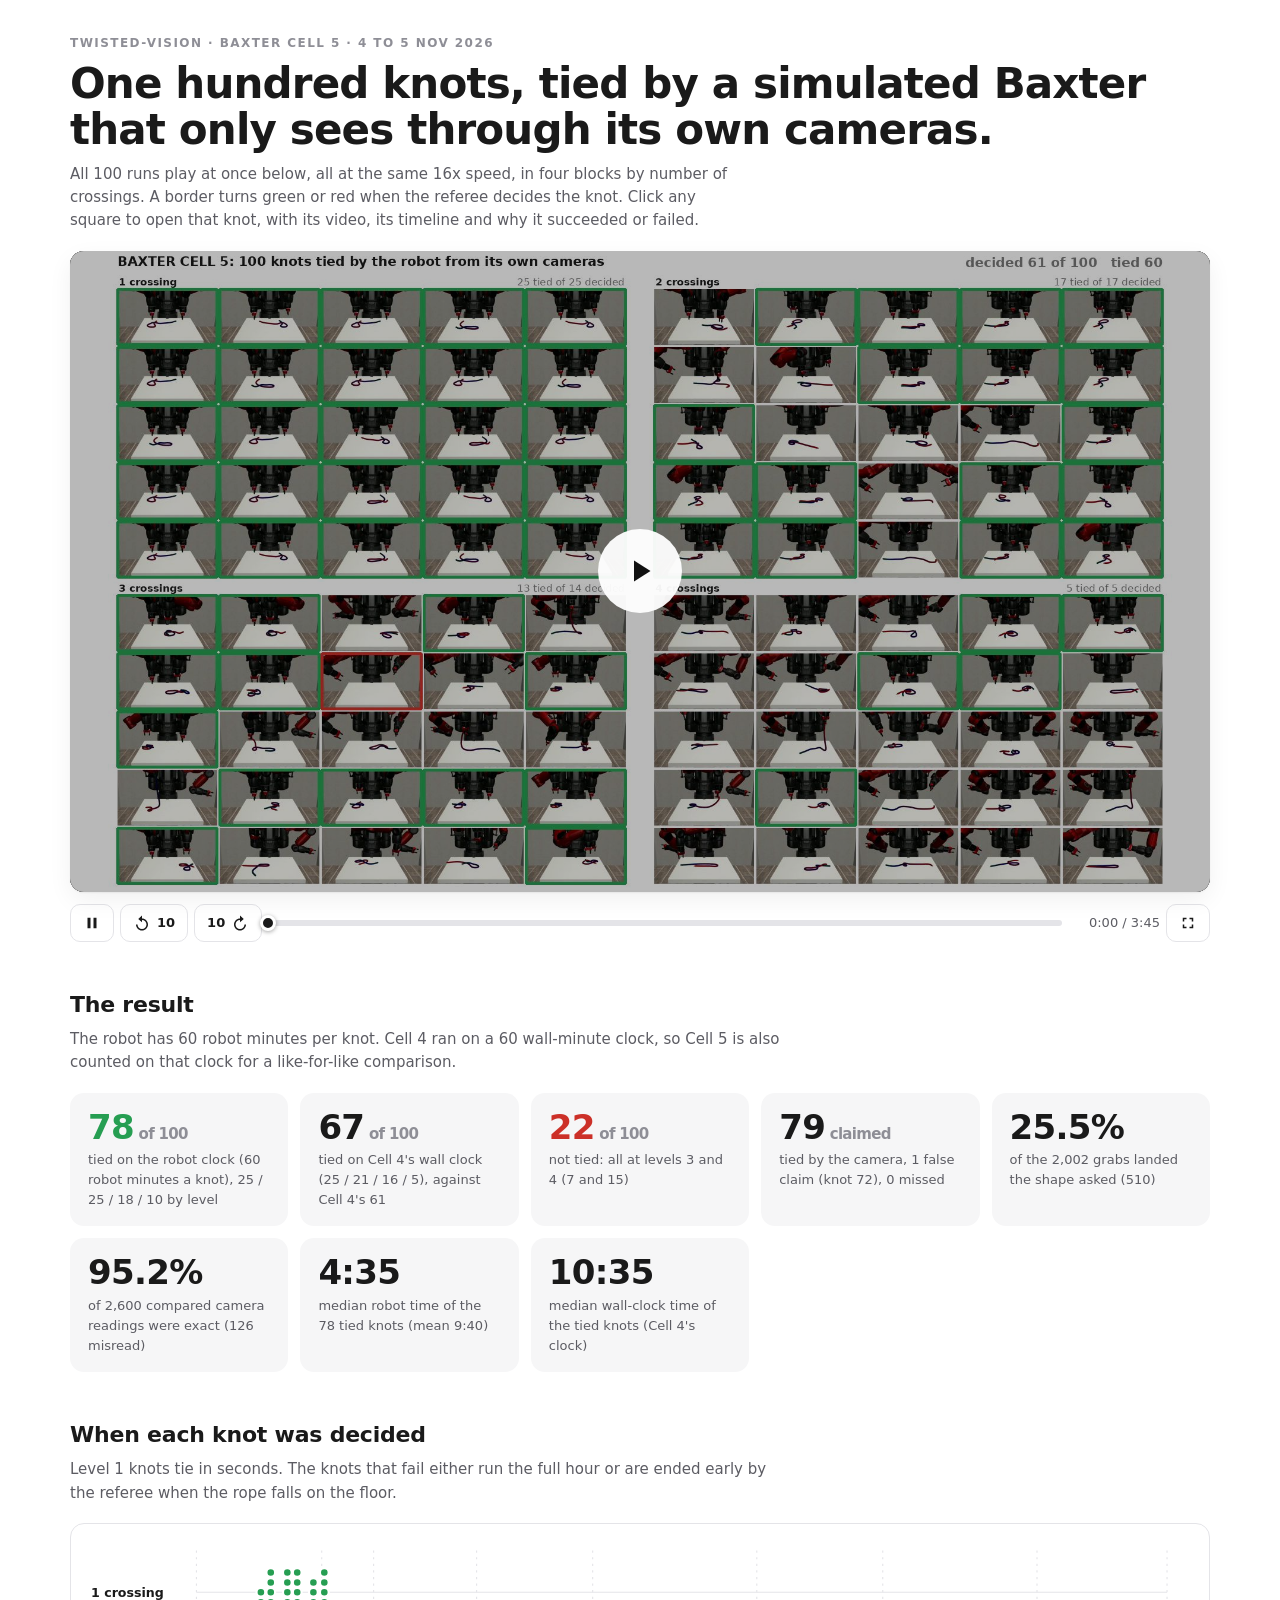
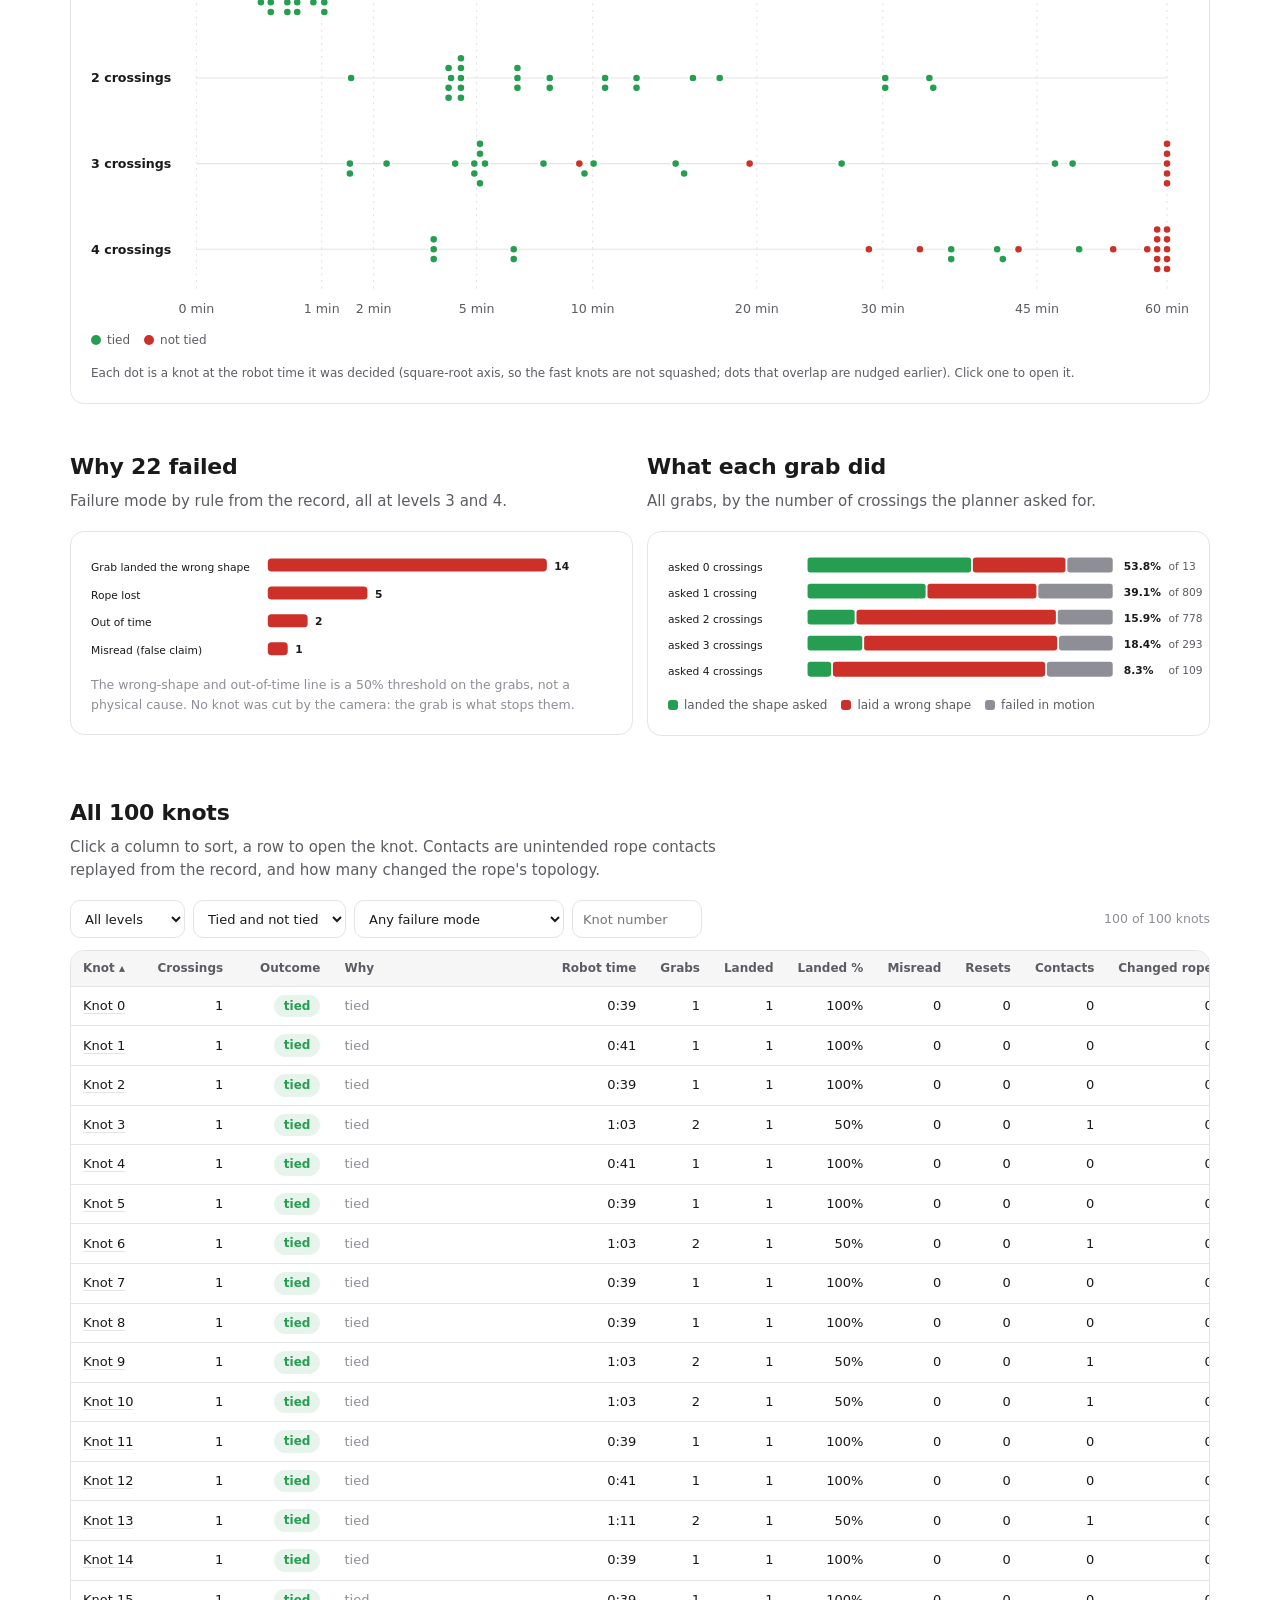
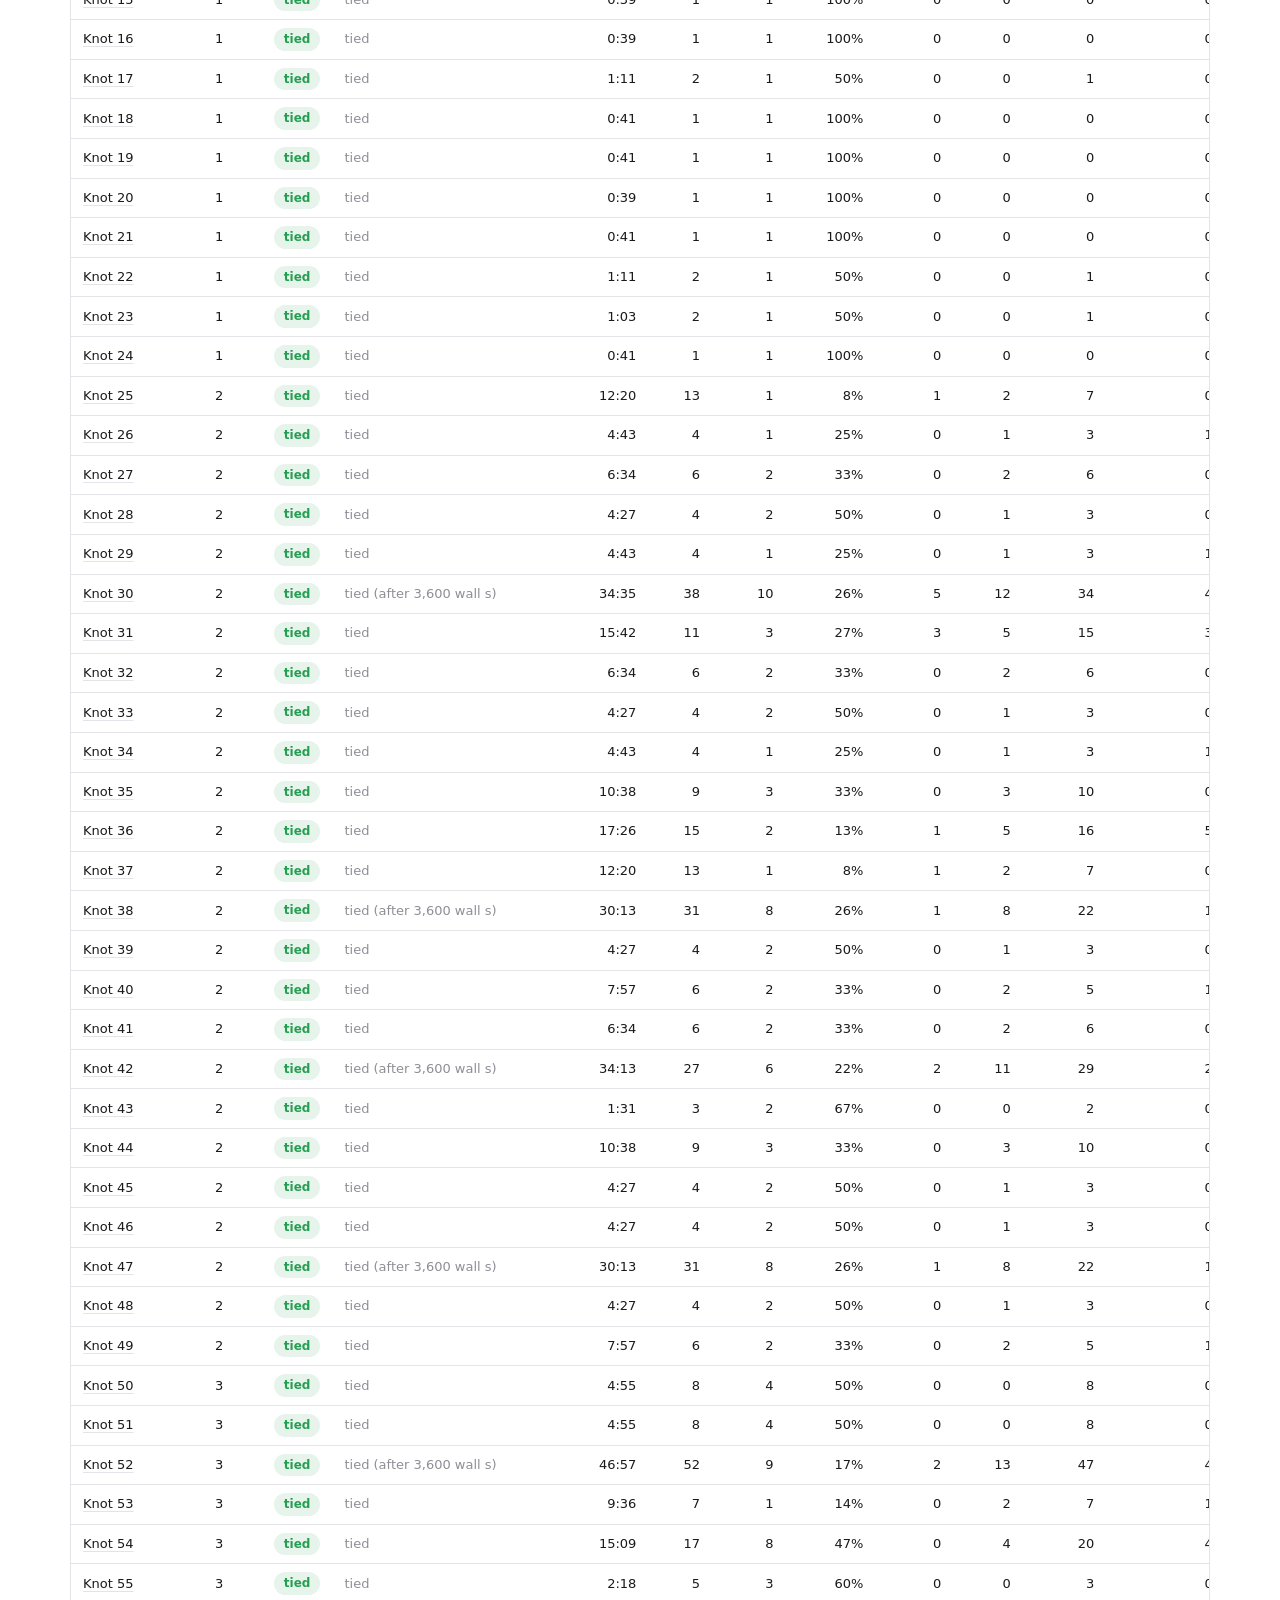
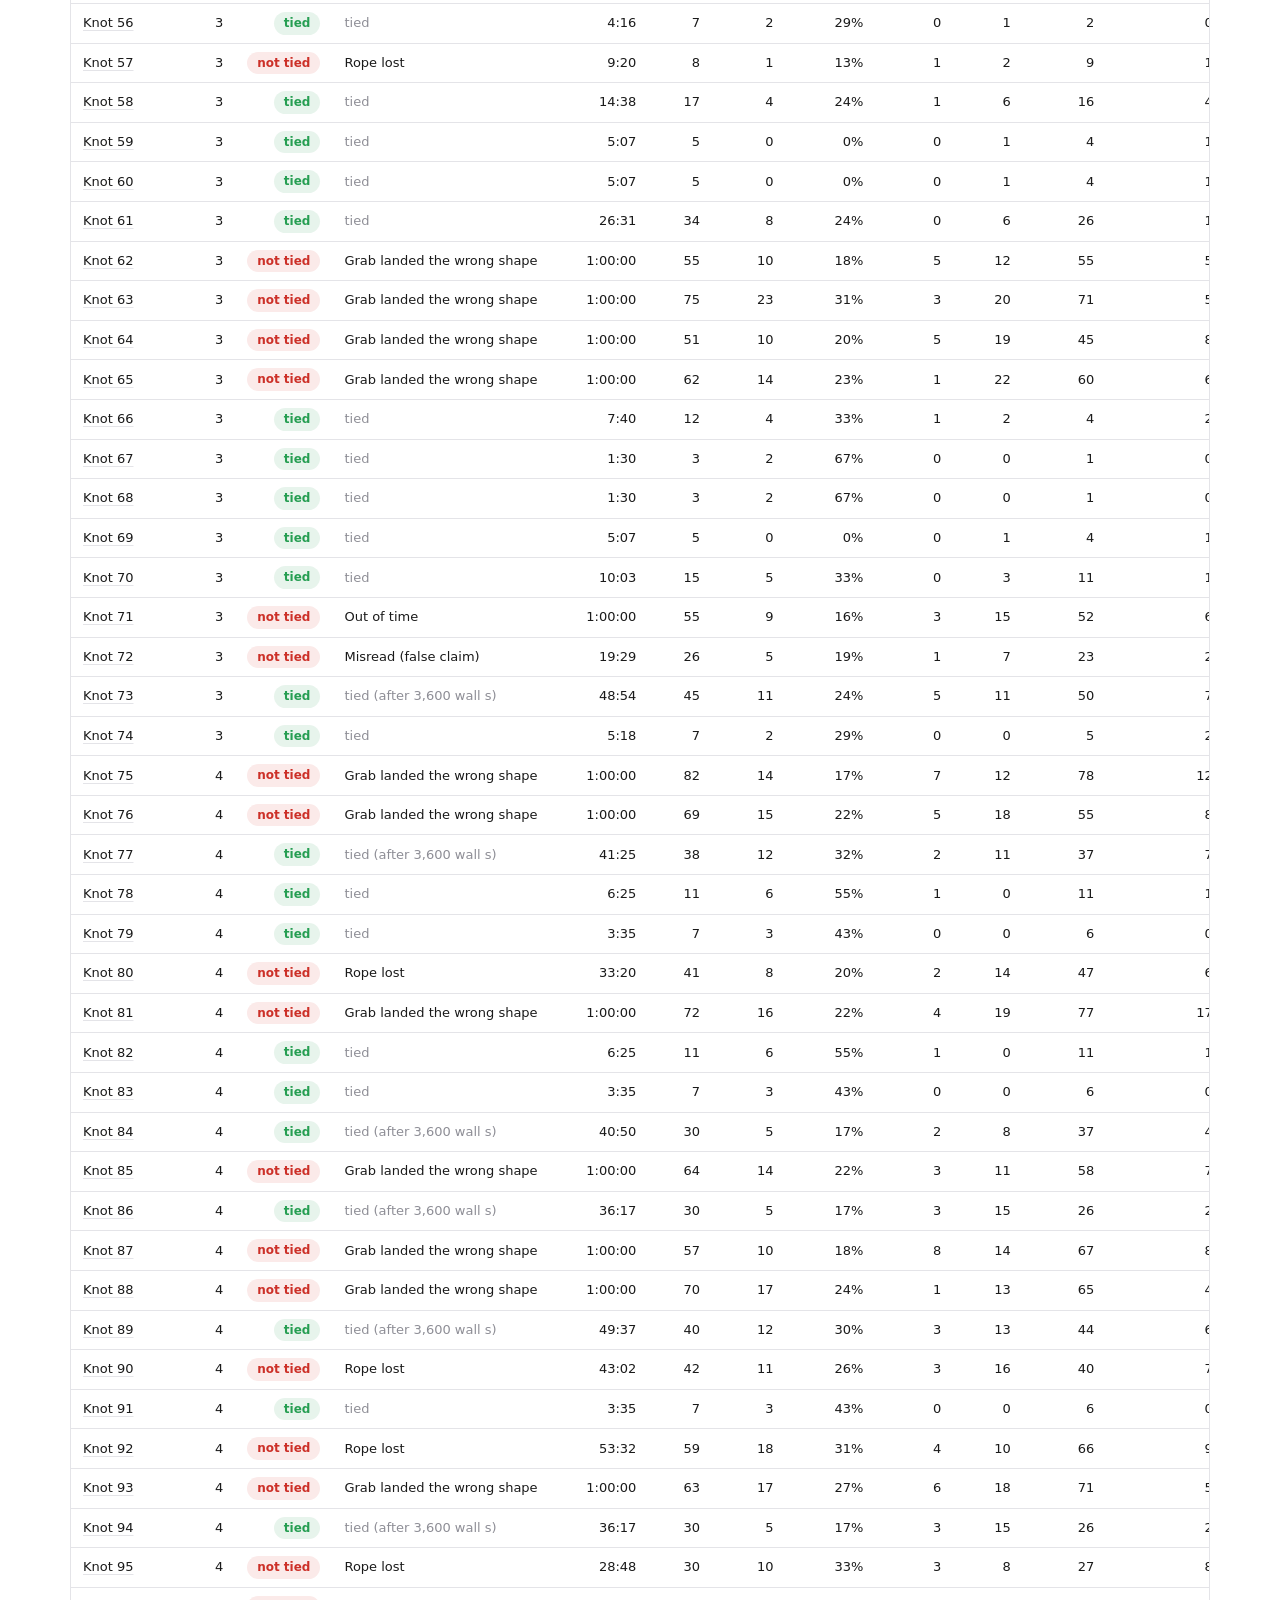
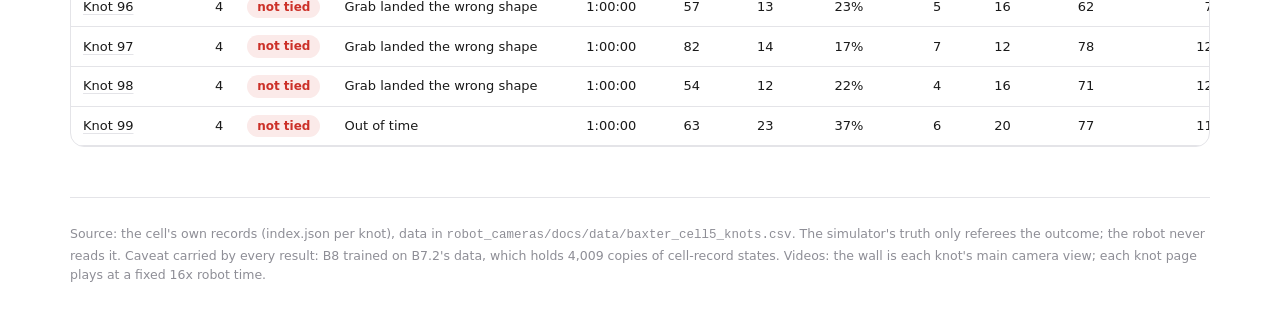
<file: baxter_cell5_site/site/index.html>
<!DOCTYPE html>
<html lang="en"><head><meta charset="utf-8"><meta name="robots" content="noindex,nofollow"><meta name="viewport" content="width=device-width,initial-scale=1">
<title>Baxter Cell 5: 100 knots, tied by a robot from its own cameras</title>
<link rel="stylesheet" href="cell5.css"></head>
<body data-page="main">
<div class="wrap">
<header class="top">
 <div class="eyebrow">TWISTED-Vision &middot; Baxter Cell 5 &middot; 4 to 5 Nov 2026</div>
 <h1>One hundred knots, tied by a simulated Baxter that only sees through its own cameras.</h1>
 <p class="lede">All 100 runs play at once below, all at the same 16x speed, in four blocks by number of crossings. A border turns green or red when the referee decides the knot. Click any square to open that knot, with its video, its timeline and why it succeeded or failed.</p>
</header>
<div class="stage" id="stage"><video id="wall" autoplay muted playsinline preload="auto" src="" poster=""></video><div class="grid" id="grid"></div></div>

<section>
 <h2>The result</h2>
 <p class="sub">The robot has 60 robot minutes per knot. Cell 4 ran on a 60 wall-minute clock, so Cell 5 is also counted on that clock for a like-for-like comparison.</p>
 <div class="cards" id="cards"></div>
</section>

<section>
 <h2>When each knot was decided</h2>
 <p class="sub">Level 1 knots tie in seconds. The knots that fail either run the full hour or are ended early by the referee when the rope falls on the floor.</p>
 <div class="panel"><div id="c-when"></div></div>
</section>

<section class="two" style="display:grid">
 <div><h2>Why 22 failed</h2><p class="sub">Failure mode by rule from the record, all at levels 3 and 4.</p><div class="panel"><div id="c-modes"></div><p class="note">The wrong-shape and out-of-time line is a 50% threshold on the grabs, not a physical cause. No knot was cut by the camera: the grab is what stops them.</p></div></div>
 <div><h2>What each grab did</h2><p class="sub">All grabs, by the number of crossings the planner asked for.</p><div class="panel"><div id="c-grabs"></div></div></div>
</section>

<section>
 <h2>All 100 knots</h2>
 <p class="sub">Click a column to sort, a row to open the knot. Contacts are unintended rope contacts replayed from the record, and how many changed the rope's topology.</p>
 <div class="filters">
  <select id="f-level"><option value="">All levels</option><option value="1">1 crossing</option><option value="2">2 crossings</option><option value="3">3 crossings</option><option value="4">4 crossings</option></select>
  <select id="f-out"><option value="">Tied and not tied</option><option value="tied">Tied</option><option value="failed">Not tied</option></select>
  <select id="f-mode"><option value="">Any failure mode</option><option value="grab landed wrong shape">Grab landed wrong shape</option><option value="rope lost">Rope lost</option><option value="out of time">Out of time</option><option value="misread">Misread</option></select>
  <input id="f-q" placeholder="Knot number" inputmode="numeric" style="width:130px"><span class="note" id="kcount" style="margin:0 0 0 auto"></span>
 </div>
 <div class="tw"><table id="kt"><thead><tr></tr></thead><tbody></tbody></table></div>
</section>
<footer>Source: the cell's own records (index.json per knot), data in <code>robot_cameras/docs/data/baxter_cell5_knots.csv</code>. The simulator's truth only referees the outcome; the robot never reads it. Caveat carried by every result: B8 trained on B7.2's data, which holds 4,009 copies of cell-record states. Videos: the wall is each knot's main camera view; each knot page plays at a fixed 16x robot time.</footer>
</div>
<script src="data.js"></script><script src="cell5.js"></script>
<script>var v=document.getElementById("wall");v.src=window.C5MEDIA+"wall.mp4";v.poster=window.C5MEDIA+"wall_poster.jpg";</script>
</body></html>
</file>
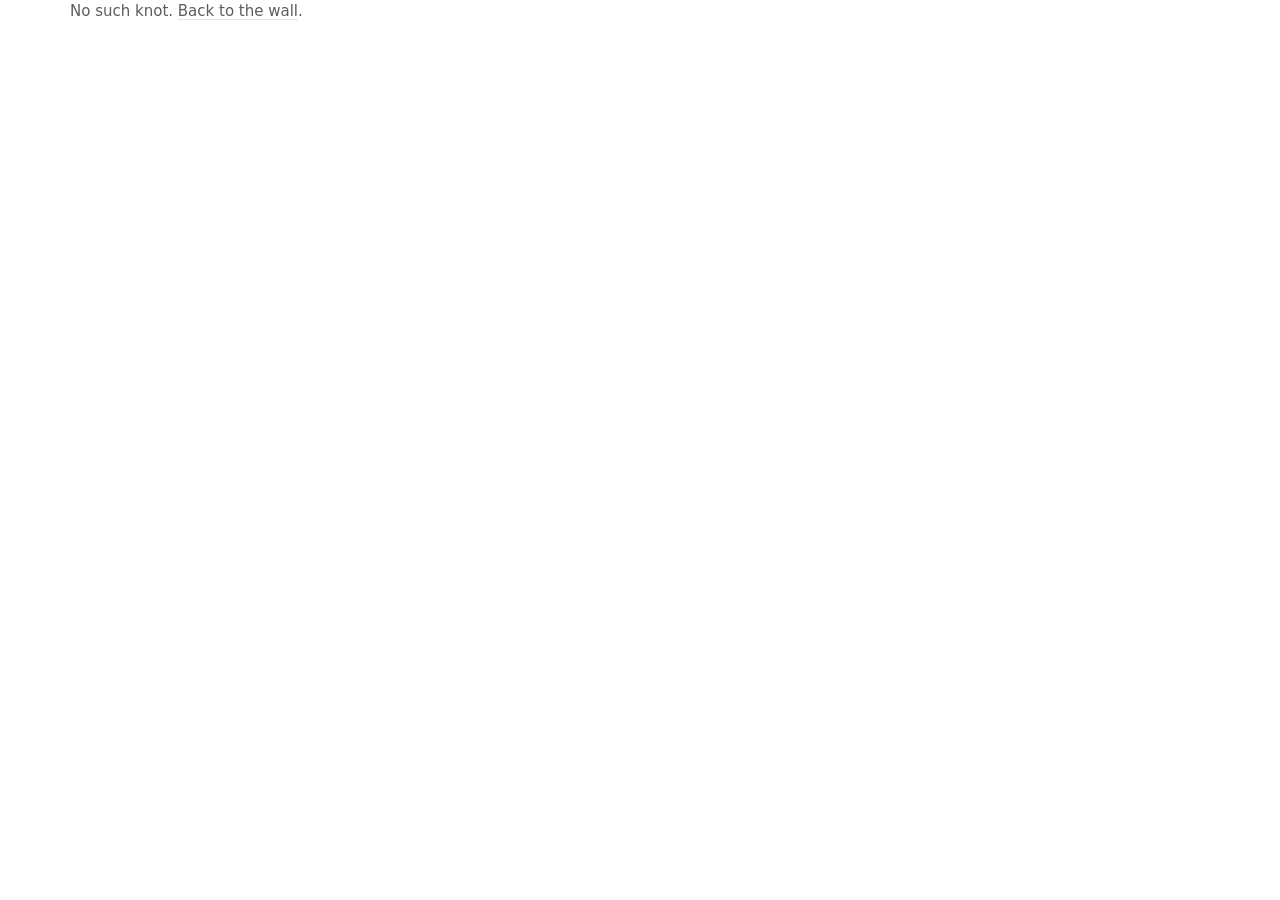
<file: baxter_cell5_site/site/knot.html>
<!DOCTYPE html>
<html lang="en"><head><meta charset="utf-8"><meta name="robots" content="noindex,nofollow"><meta name="viewport" content="width=device-width,initial-scale=1">
<title>Knot - Baxter Cell 5</title>
<link rel="stylesheet" href="cell5.css"></head>
<body data-page="knot">
<div class="wrap" id="app">
<header class="top">
 <div class="crumbs"><a href="index.html">&larr; All 100 knots</a><span>&middot;</span><a class="pn-prev" href="#"></a><span>&middot;</span><a class="pn-next" href="#"></a></div>
 <h1 id="title">Knot</h1><p class="lede" id="meta"></p>
</header>
<div class="stage knotv" id="stage"><video id="kv" playsinline muted preload="auto"></video></div>
<div class="legend" id="legend"></div>
<p class="note" style="max-width:960px;margin:6px auto 0">Fixed 16x robot time by default (the speed buttons show true-time multiples). Markers on the bar are clickable. Click a row in any table below to jump to that moment. Space plays and pauses, arrows jump 10 s.</p>

<section><h2>Outcome</h2><div id="why"></div></section>
<section><h2>The numbers</h2><div class="facts" id="facts"></div></section>
<section class="two" style="display:grid"><div><h2>Target knot</h2><div class="panel" id="target"></div></div><div><h2>Grab by grab</h2><div class="panel"><div class="strip" id="strip"></div><p class="note">One square per grab, in order: filled green landed the shape asked, filled red laid another shape, outlined red failed in motion. Amber: the grab was not as asked, yet the rope got there: either it laid the target knot when an in-between shape was asked, or the rope shifted into the shape asked before the next reading. A grab is judged the moment its own motion ends; the reading comes after the photo tour, about 16 to 30 robot seconds later.</p></div></div></section>
<section><h2>How the rope got on</h2><p class="sub">True crossings in the rope after each photo tour, against the target.</p><div class="panel" id="c-prog"></div></section>
<section><h2>Grabs</h2><div class="tw"><table id="gt"><thead><tr><th>#</th><th>Robot time</th><th class="l">Arm</th><th class="l">Asked</th><th class="l">Result</th><th class="l">Error stage</th><th class="l">Rope after</th><th>From misread</th></tr></thead><tbody></tbody></table></div></section>
<section><h2>Lifts and resets</h2><div class="tw"><table id="lt"><thead><tr><th>#</th><th>Robot time</th><th class="l">Arm</th><th class="l">Result</th><th class="l">Error stage</th><th>Seconds</th></tr></thead><tbody></tbody></table></div></section>
<section><h2>Photo tours and readings</h2><div class="tw"><table id="rt"><thead><tr><th>#</th><th>Robot time</th><th class="l">Camera read</th><th class="l">True rope</th><th class="l">Reading</th><th>Close-ups</th><th>Seconds</th></tr></thead><tbody></tbody></table></div><p class="note" id="rnote"></p></section>
<div class="pn"><a class="btn pn-prev" href="#"></a><a class="btn" href="index.html">All 100 knots</a><a class="btn pn-next" href="#"></a></div>
<footer>Robot time is the robot's own clock: motion plus charged photo tours, lifts and reads (the budget is 3,600 s). The video has no filmed frames during a camera read, so the last frame is held there.</footer>
</div>
<script src="data.js"></script><script src="cell5.js"></script>
</body></html>
</file>
<file: baxter_cell5_site/site/cell5.css>
:root{--bg:#fff;--bg2:#f6f6f7;--ink:#1a1a1a;--ink2:#5c5c63;--ink3:#8e8e96;--line:#e4e4e8;--green:#269e52;--red:#cc3028;--amber:#b7791f;--asoft:#fbf1dc;--gsoft:#e7f4ec;--rsoft:#fbeae9;--accent:#1a1a1a;--shadow:0 1px 2px rgba(0,0,0,.06),0 8px 24px rgba(0,0,0,.06);--r:14px}
@media(prefers-color-scheme:dark){:root{--bg:#121214;--bg2:#1b1b1f;--ink:#f1f1f3;--ink2:#b0b0b8;--ink3:#7d7d86;--line:#2c2c33;--green:#3cbf6f;--red:#ec5a50;--amber:#e0a83a;--asoft:#2e2412;--gsoft:#16291e;--rsoft:#2c1816;--accent:#f1f1f3;--shadow:0 1px 2px rgba(0,0,0,.5),0 8px 24px rgba(0,0,0,.4)}}
*{box-sizing:border-box}html{scroll-behavior:smooth}
body{margin:0;background:var(--bg);color:var(--ink);font:15px/1.55 "DejaVu Sans",system-ui,-apple-system,"Segoe UI",Roboto,sans-serif;-webkit-font-smoothing:antialiased}
a{color:inherit;text-decoration:none}
.wrap{max-width:1180px;margin:0 auto;padding:0 20px}
header.top{padding:34px 0 18px}
.eyebrow{font-size:12px;letter-spacing:.12em;text-transform:uppercase;color:var(--ink3);font-weight:700}
h1{font-size:clamp(26px,4.4vw,42px);line-height:1.1;margin:8px 0 10px;letter-spacing:-.02em}
h2{font-size:22px;margin:0 0 6px;letter-spacing:-.01em}
h3{font-size:14px;margin:0 0 10px;color:var(--ink2);font-weight:700;letter-spacing:.02em}
.lede{color:var(--ink2);max-width:70ch;margin:0}
section{margin:46px 0}
.sub{color:var(--ink2);margin:0 0 18px;max-width:75ch}
.crumbs{font-size:13px;color:var(--ink2);display:flex;gap:10px;align-items:center;flex-wrap:wrap}
.crumbs a:hover{color:var(--ink);text-decoration:underline}
/* player */
.stage{position:relative;background:#000;border-radius:var(--r);overflow:hidden;box-shadow:var(--shadow);aspect-ratio:16/9}
.stage video{width:100%;height:100%;display:block;background:#000;object-fit:contain}
.stage.knotv{aspect-ratio:16/9;max-width:960px;margin:0 auto}
.grid{position:absolute;inset:0}
.grid a{position:absolute;border-radius:2px;transition:box-shadow .15s,background .15s}
.grid a:hover,.grid a:focus-visible{box-shadow:0 0 0 2px #fff,0 0 0 4px var(--ink);background:rgba(255,255,255,.14);z-index:3;outline:none}
.tip{position:fixed;z-index:50;pointer-events:none;background:var(--bg);color:var(--ink);border:1px solid var(--line);box-shadow:var(--shadow);border-radius:10px;padding:9px 12px;font-size:13px;line-height:1.4;opacity:0;transform:translateY(4px);transition:opacity .12s,transform .12s;max-width:260px}
.tip.on{opacity:1;transform:none}
.tip b{font-size:14px}
.dot{display:inline-block;width:9px;height:9px;border-radius:50%;margin-right:6px;vertical-align:baseline}
.dot.g{background:var(--green)}.dot.r{background:var(--red)}
.ctl{display:flex;align-items:center;gap:6px;flex-wrap:wrap;margin:12px auto 0;max-width:960px}
.ctl.wide{max-width:none}
.btn{appearance:none;border:1px solid var(--line);background:var(--bg);color:var(--ink);height:38px;min-width:38px;padding:0 12px;border-radius:10px;font:inherit;font-size:13px;font-weight:600;cursor:pointer;display:inline-flex;align-items:center;justify-content:center;gap:6px;transition:background .15s,border-color .15s,transform .1s}
.btn:hover{background:var(--bg2);border-color:var(--ink3)}.btn:active{transform:scale(.96)}
.btn.on{background:var(--ink);color:var(--bg);border-color:var(--ink)}
.btn svg{width:18px;height:18px;fill:currentColor}
.btn.replay{display:none}.ended .btn.replay{display:inline-flex}
.time{font-variant-numeric:tabular-nums;font-size:13px;color:var(--ink2);min-width:92px;text-align:right}
.bar{position:relative;flex:1 1 220px;height:38px;cursor:pointer;touch-action:none;min-width:160px}
.bar .rail{position:absolute;left:0;right:0;top:50%;height:6px;margin-top:-3px;background:var(--line);border-radius:3px;transition:height .12s,margin .12s}
.bar:hover .rail,.bar.drag .rail{height:8px;margin-top:-4px}
.bar .fill{position:absolute;left:0;top:50%;height:6px;margin-top:-3px;background:var(--ink);border-radius:3px;width:0;transition:height .12s,margin .12s}
.bar:hover .fill,.bar.drag .fill{height:8px;margin-top:-4px}
.bar .thumb{position:absolute;top:50%;width:16px;height:16px;margin:-8px 0 0 -8px;background:var(--ink);border:3px solid var(--bg);border-radius:50%;box-shadow:0 1px 4px rgba(0,0,0,.35);left:0;transition:transform .12s}
.bar.drag .thumb{transform:scale(1.25)}
.mk{position:absolute;transform:translate(-50%,-50%);cursor:pointer;z-index:2}
.mk.grab{top:20%;width:4px;height:12px;border-radius:2px;background:var(--green)}
.mk.grab.bad{background:var(--red)}
.mk.grab.shift{background:var(--amber)}
.mk.reading{top:50%;width:5px;height:5px;border-radius:50%;background:var(--ink3);opacity:.7}
.mk.reading.bad{background:var(--red);opacity:1;width:7px;height:7px}
.mk.reset{top:80%;width:8px;height:8px;background:var(--ink2);transform:translate(-50%,-50%) rotate(45deg)}
.mk.decision{top:50%;width:4px;height:26px;border-radius:2px;background:var(--green)}
.mk.decision.bad{background:var(--red)}
.mk:hover{filter:brightness(1.25);outline:2px solid var(--ink);outline-offset:2px}
.speeds{display:inline-flex;gap:4px;margin-left:auto}
.legend{display:flex;gap:16px;flex-wrap:wrap;font-size:12px;color:var(--ink2);margin:6px auto 0;max-width:960px}
.legend i{display:inline-block;vertical-align:middle;margin-right:5px}
.legend .a{width:4px;height:12px;background:var(--amber);border-radius:2px}.legend .g{width:4px;height:12px;background:var(--green);border-radius:2px}.legend .r{width:4px;height:12px;background:var(--red);border-radius:2px}
.legend .rd{width:6px;height:6px;background:var(--ink3);border-radius:50%}.legend .rs{width:8px;height:8px;background:var(--ink2);transform:rotate(45deg)}
.bigplay{position:absolute;inset:0;display:none;align-items:center;justify-content:center;background:rgba(0,0,0,.28);border:0;cursor:pointer;color:#fff}
.bigplay span{width:84px;height:84px;border-radius:50%;background:rgba(255,255,255,.95);display:flex;align-items:center;justify-content:center;transition:transform .15s;color:#111}
.bigplay:hover span{transform:scale(1.08)}.bigplay svg{width:36px;height:36px;fill:currentColor}
.show-big .bigplay{display:flex}
/* cards */
.cards{display:grid;grid-template-columns:repeat(auto-fit,minmax(190px,1fr));gap:12px}
.card{background:var(--bg2);border-radius:var(--r);padding:16px 18px;transition:transform .2s,box-shadow .2s}
.card:hover{transform:translateY(-2px);box-shadow:var(--shadow)}
.card .n{font-size:34px;font-weight:700;letter-spacing:-.02em;line-height:1.1}
.card .n small{font-size:15px;color:var(--ink3);font-weight:600}
.card .l{font-size:13px;color:var(--ink2);margin-top:4px}
.card.g .n{color:var(--green)}.card.r .n{color:var(--red)}
.panel{background:var(--bg);border:1px solid var(--line);border-radius:var(--r);padding:20px;margin-bottom:14px}
.two{display:grid;grid-template-columns:1fr 1fr;gap:14px}
@media(max-width:860px){.two{grid-template-columns:1fr}}
.note{font-size:12.5px;color:var(--ink3);margin:8px 0 0}
svg.chart{width:100%;height:auto;display:block;overflow:visible}
svg.chart text{fill:var(--ink2);font:11.5px "DejaVu Sans",system-ui,sans-serif}
svg.chart .ax{stroke:var(--line);stroke-width:1}
svg.chart .gl{stroke:var(--line);stroke-width:1;stroke-dasharray:2 4}
svg.chart text.v{fill:var(--ink);font-weight:700}
svg.chart rect.b{transition:opacity .15s}
svg.chart g.hov:hover rect.b,svg.chart circle.pt:hover{opacity:.78}
.leg{display:flex;gap:14px;font-size:12px;color:var(--ink2);margin-top:10px;flex-wrap:wrap}
.leg i{display:inline-block;width:10px;height:10px;border-radius:3px;margin-right:6px;vertical-align:-1px}
/* table */
.filters{display:flex;gap:8px;flex-wrap:wrap;margin-bottom:12px;align-items:center}
.filters select,.filters input{height:38px;border:1px solid var(--line);background:var(--bg);color:var(--ink);border-radius:10px;padding:0 10px;font:inherit;font-size:13px}
.tw{overflow-x:auto;border:1px solid var(--line);border-radius:var(--r)}
table{border-collapse:collapse;width:100%;font-size:13px}
th,td{padding:8px 12px;text-align:right;white-space:nowrap;border-bottom:1px solid var(--line)}
th:first-child,td:first-child,th.l,td.l{text-align:left}
th{position:sticky;top:0;background:var(--bg2);cursor:pointer;user-select:none;font-size:12px;color:var(--ink2);font-weight:700}
th:hover{color:var(--ink)}th.sorted::after{content:" \25B4"}th.sorted.desc::after{content:" \25BE"}
tbody tr{transition:background .12s}tbody tr:hover{background:var(--bg2)}
tbody tr.act{background:var(--bg2);box-shadow:inset 3px 0 0 var(--ink)}
td.num{font-variant-numeric:tabular-nums}
.pill{display:inline-block;border-radius:99px;padding:2px 10px;font-size:12px;font-weight:700}
.pill.a{background:var(--asoft);color:var(--amber)}.pill.g{background:var(--gsoft);color:var(--green)}.pill.r{background:var(--rsoft);color:var(--red)}.pill.n{background:var(--bg2);color:var(--ink2)}
tr.click{cursor:pointer}
a.lk{text-decoration:underline;text-decoration-color:var(--line);text-underline-offset:3px}a.lk:hover{text-decoration-color:var(--ink)}
.why{border-radius:var(--r);padding:20px 22px;font-size:17px;line-height:1.55}
.why.g{background:var(--gsoft)}.why.r{background:var(--rsoft)}
.why b.h{display:block;font-size:12px;letter-spacing:.1em;text-transform:uppercase;margin-bottom:6px}
.why.g b.h{color:var(--green)}.why.r b.h{color:var(--red)}
.facts{display:grid;grid-template-columns:repeat(auto-fit,minmax(150px,1fr));gap:10px}
.fact{padding:12px 14px;border:1px solid var(--line);border-radius:12px}
.fact .n{font-size:22px;font-weight:700;font-variant-numeric:tabular-nums}.fact .l{font-size:12px;color:var(--ink2)}
.tok{display:inline-block;border:1px solid var(--line);border-radius:8px;padding:2px 8px;margin:2px 4px 2px 0;font-family:"DejaVu Sans Mono",monospace;font-size:13px;background:var(--bg2)}
.strip{display:flex;gap:3px;flex-wrap:wrap}
.strip a{width:16px;height:16px;border-radius:4px;background:var(--green);transition:transform .12s}
.strip a.w{background:var(--red)}.strip a.s{background:var(--amber)}.strip a.m{background:transparent;box-shadow:inset 0 0 0 2px var(--red)}
.strip a:hover{transform:scale(1.35)}
.pn{display:flex;justify-content:space-between;gap:10px;margin:26px 0 0}
footer{border-top:1px solid var(--line);padding:26px 0 50px;color:var(--ink3);font-size:12.5px;margin-top:50px}
@media(max-width:620px){.btn{height:42px;min-width:42px}.card .n{font-size:28px}.time{min-width:70px;font-size:12px}.speeds{margin-left:0}.why{font-size:15.5px}}
@media(prefers-reduced-motion:reduce){*{transition:none!important;scroll-behavior:auto!important}}
</file>
